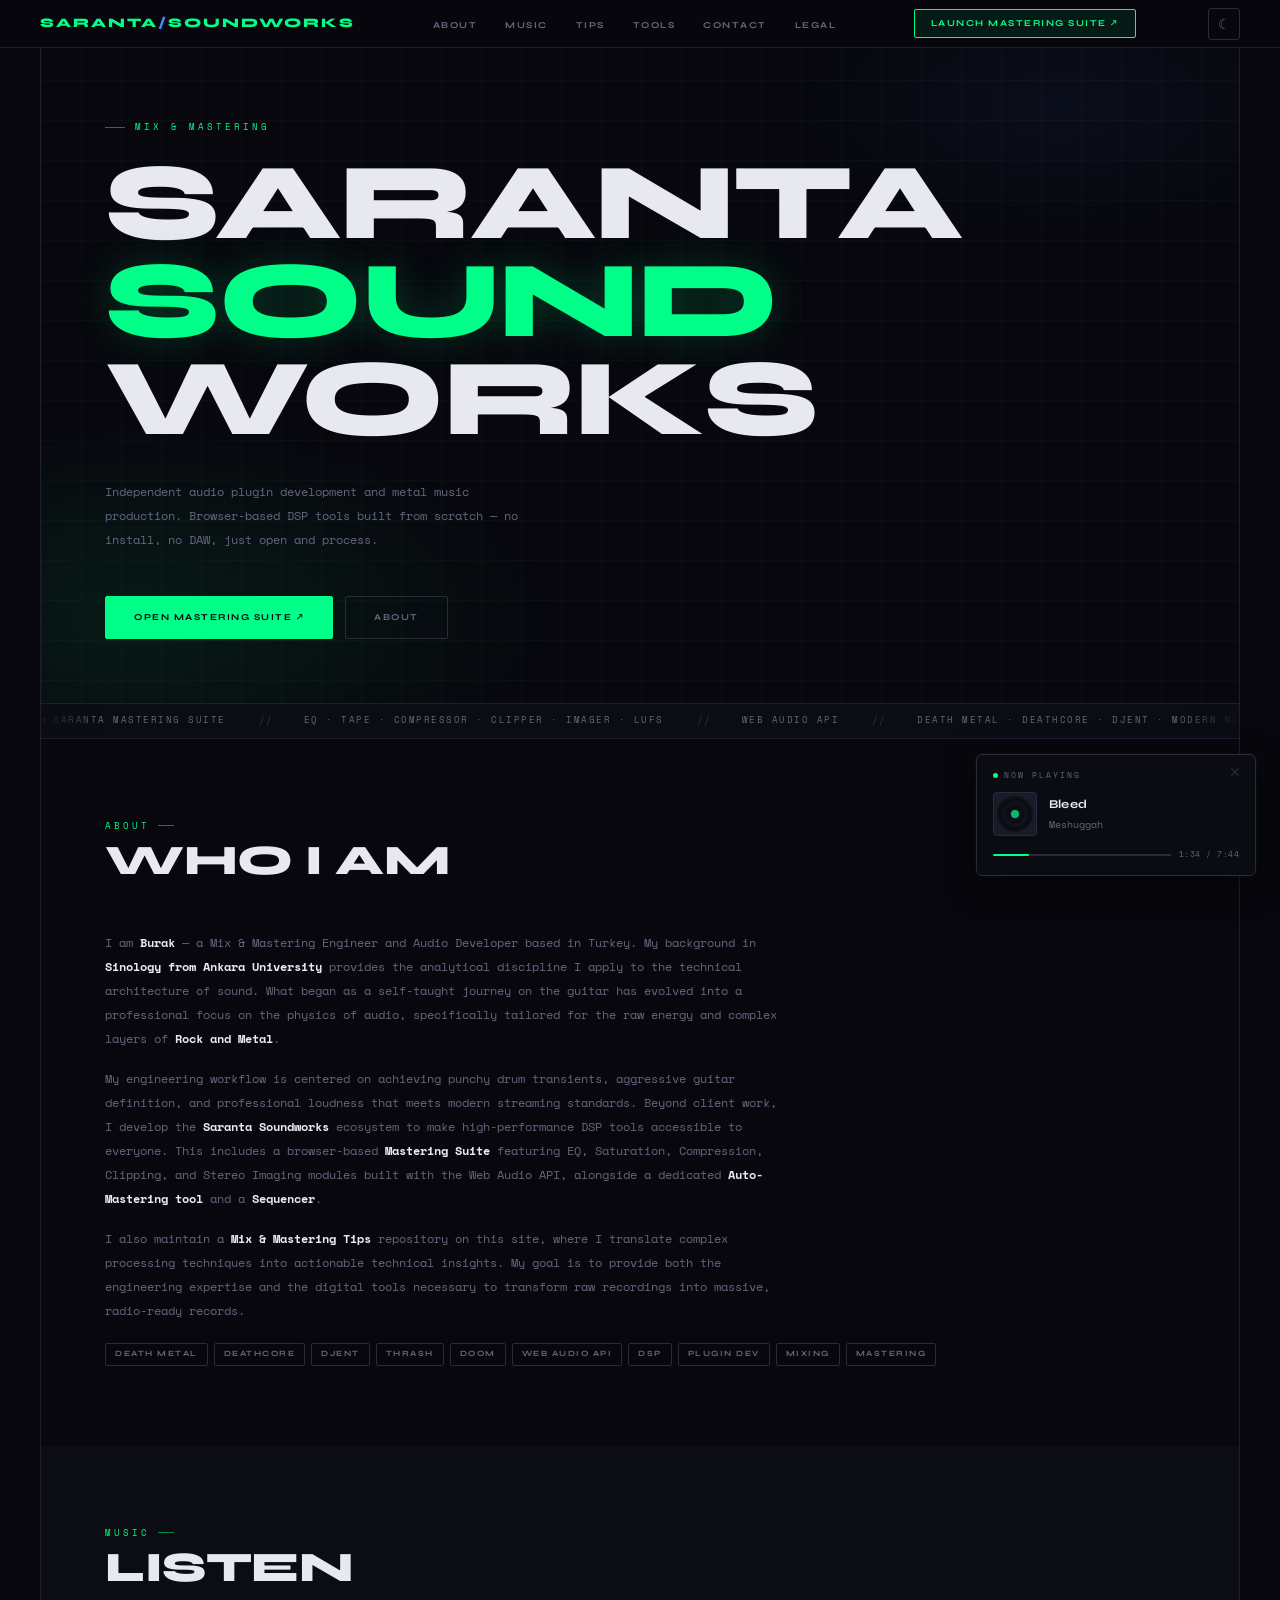
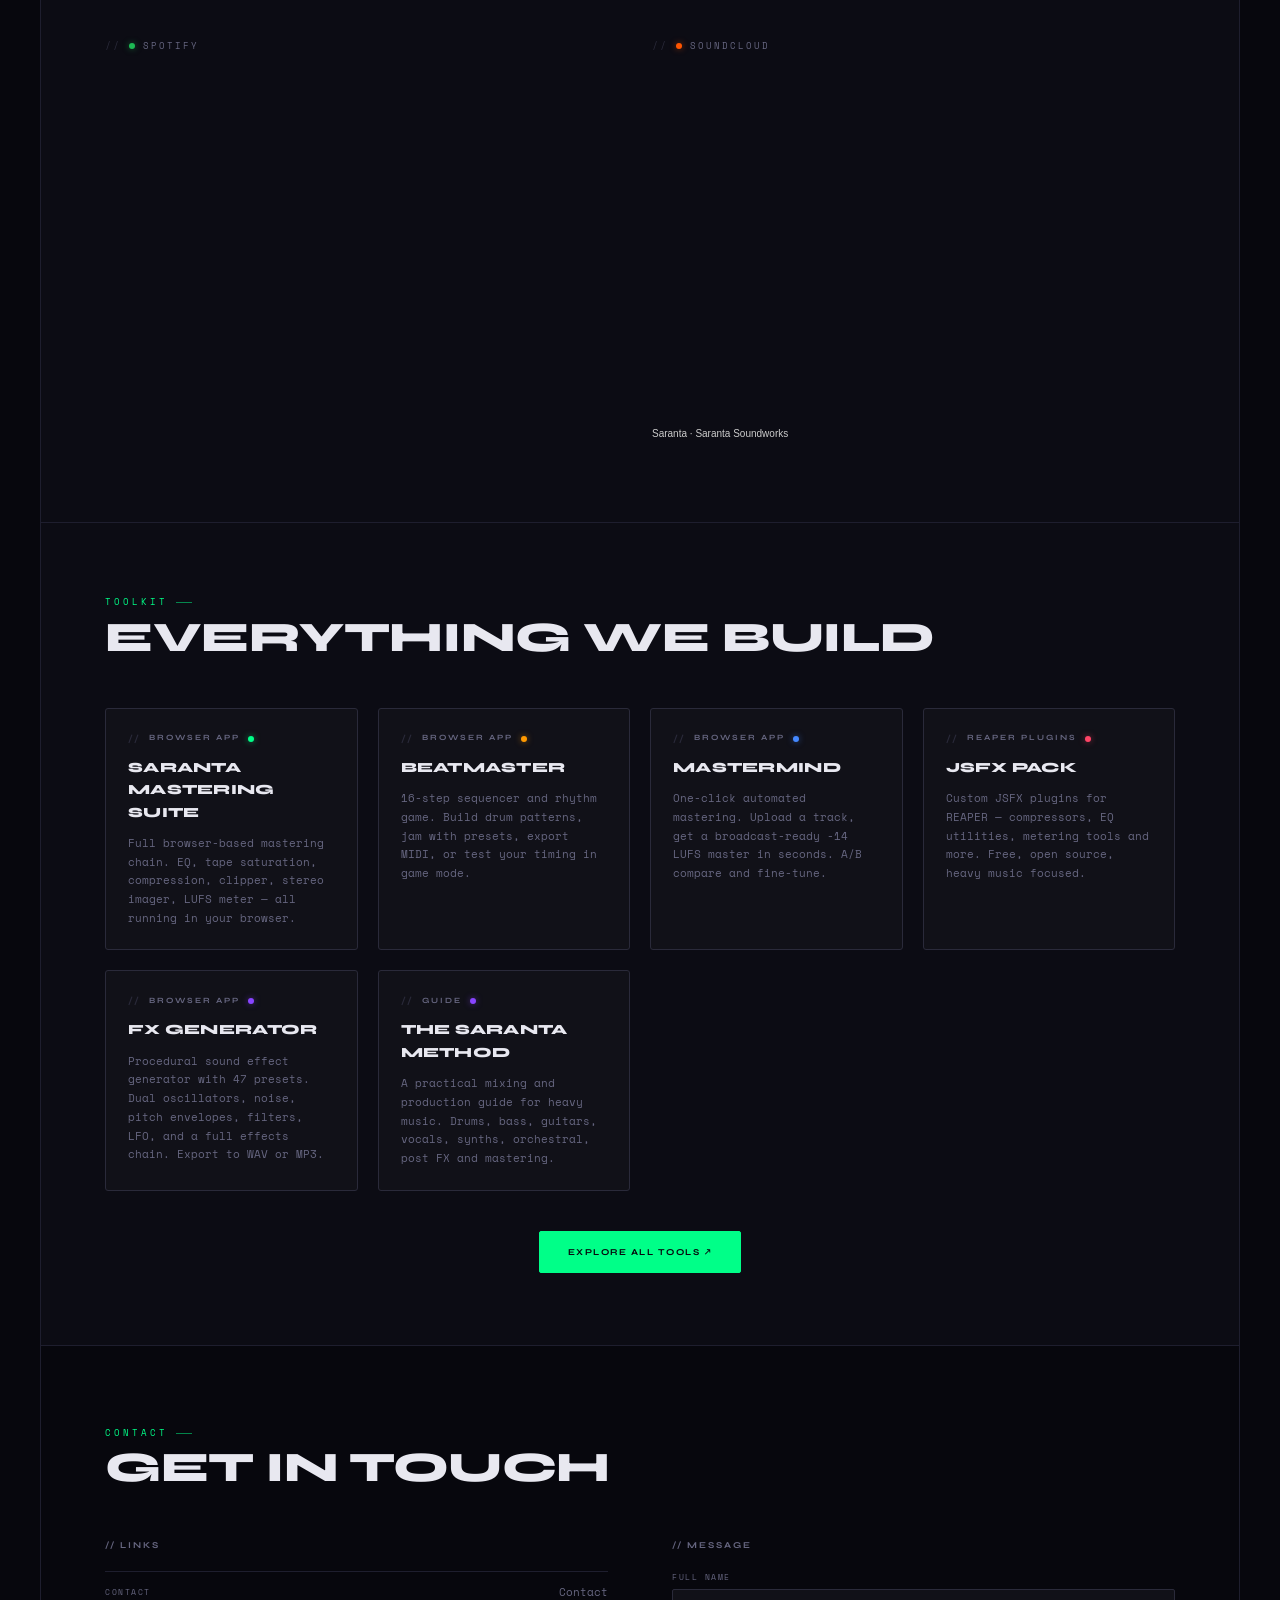
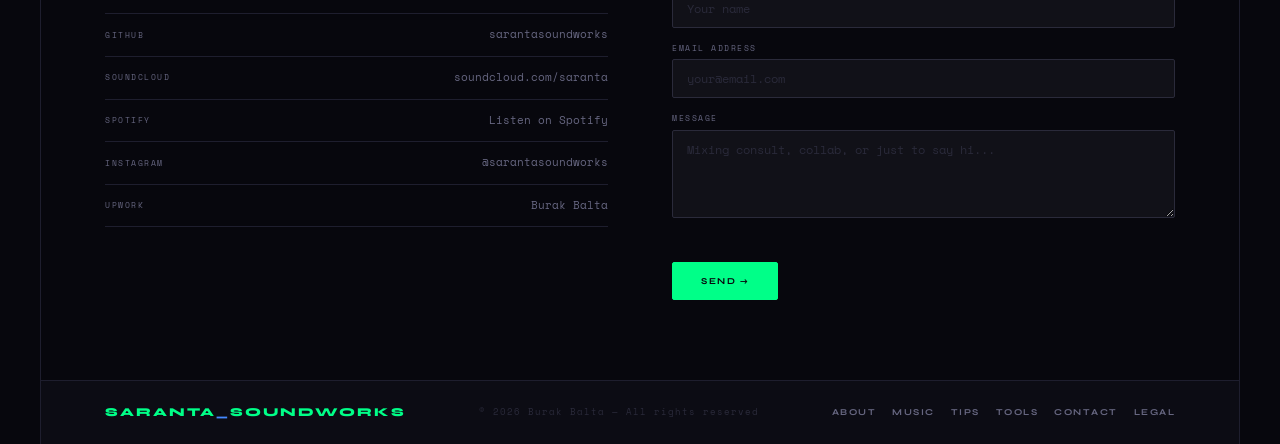
<file: index.html>
<!DOCTYPE html>
<html lang="en">
<head>
  <script src="https://challenges.cloudflare.com/turnstile/v0/api.js" async defer></script>
<meta charset="UTF-8">
<meta name="viewport" content="width=device-width, initial-scale=1.0">
<title>Saranta Soundworks — Free Browser Audio Mastering Tools</title>
<meta name="description" content="Saranta Soundworks — Free browser-based audio mastering suite. Parametric EQ, tape saturation, compression, stereo imaging and LUFS metering. No install required, runs entirely in your browser.">
<meta name="keywords" content="free mastering plugin, browser mastering, web audio mastering, heavy music mixing, metal mixing tips, free audio tools, online mastering, EQ plugin, tape saturation, LUFS meter">
<meta name="author" content="Burak Balta — Saranta Soundworks">
<link rel="canonical" href="https://sarantasoundworks.com/">

<!-- Open Graph -->
<meta property="og:type" content="website">
<meta property="og:url" content="https://sarantasoundworks.com/">
<meta property="og:title" content="Saranta Soundworks — Free Browser Audio Mastering Tools">
<meta property="og:description" content="Professional audio mastering tools that run entirely in your browser. EQ, tape saturation, compression, stereo imaging, LUFS metering. Free, no install.">
<meta property="og:image" content="https://sarantasoundworks.com/og-image.jpg">
<meta property="og:site_name" content="Saranta Soundworks">

<!-- Twitter Card -->
<meta name="twitter:card" content="summary_large_image">
<meta name="twitter:title" content="Saranta Soundworks — Free Browser Audio Mastering Tools">
<meta name="twitter:description" content="EQ, tape saturation, compression, stereo imaging and LUFS metering. Runs entirely in your browser. Free, no install.">
<meta name="twitter:image" content="https://sarantasoundworks.com/og-image.jpg">

<!-- Structured Data -->
<script type="application/ld+json">
{
  "@context": "https://schema.org",
  "@type": "WebApplication",
  "name": "Saranta Mastering Suite",
  "url": "https://sarantasoundworks.com/tools.html",
  "description": "Free browser-based audio mastering suite with parametric EQ, tape saturation, compression, stereo imaging and LUFS metering. No install required.",
  "applicationCategory": "MultimediaApplication",
  "operatingSystem": "Any",
  "browserRequirements": "Requires a modern browser with Web Audio API support",
  "offers": {
    "@type": "Offer",
    "price": "0",
    "priceCurrency": "USD"
  },
  "author": {
    "@type": "Person",
    "name": "Burak Balta",
    "url": "https://sarantasoundworks.com"
  }
}
</script>

<link rel="preconnect" href="https://fonts.googleapis.com">
<link rel="preconnect" href="https://fonts.gstatic.com" crossorigin>
<link href="https://fonts.googleapis.com/css2?family=Space+Mono:ital,wght@0,400;0,700;1,400&family=Syne:wght@400;600;700;800&display=swap" rel="stylesheet">
<style>
*, *::before, *::after { box-sizing: border-box; margin: 0; padding: 0; }
:root {
  --bg:      #07070d;
  --bg2:     #0c0c14;
  --bg3:     #111118;
  --bg4:     #1a1a28;
  --border:  #1e1e2e;
  --border2: #2a2a3a;
  --accent:  #00ff88;
  --accent3: #4488ff;
  --text:    #e8e8f0;
  --dim:     #666680;
  --dim2:    #2a2a3a;
  --mono:    'Space Mono', monospace;
  --disp:    'Syne', sans-serif;
  --bg-rgb: 7,7,13;
  --bg2-rgb: 12,12,20;
  --accent-rgb: 0,255,136;
  --accent3-rgb: 68,136,255;
  --text-rgb: 232,232,240;
}
html[data-theme="light"] {
  --bg:      #f5f5f7;
  --bg2:     #ffffff;
  --bg3:     #f0f0f2;
  --bg4:     #e8e8ec;
  --border:  #d8d8de;
  --border2: #c8c8d0;
  --accent:  #00cc6a;
  --accent3: #3366cc;
  --text:    #1a1a2e;
  --dim:     #555566;
  --dim2:    #9999aa;
  --bg-rgb: 245,245,247;
  --bg2-rgb: 255,255,255;
  --accent-rgb: 0,180,100;
  --accent3-rgb: 51,102,204;
  --text-rgb: 26,26,46;
}
html { scroll-behavior: smooth; }
/* Body ayarını merkezi hale getirelim */
body {
  background: var(--bg);
  color: var(--text);
  /* İçeriği dikeyde dizmek ve yatayda ortalamak için */
  display: flex;
  flex-direction: column;
  align-items: center; 
  min-height: 100vh;
}

/* Tüm içeriği sarmalayacak ana kapsayıcı */
.page-container {
  width: 100%;
  max-width: 1200px; /* Reklamlar için kenarlarda yer açar */
  margin: 0 auto;
  background: var(--bg); /* Arka plan rengi */
  /* İsteğe bağlı: Kenarları belli etmek için ince bir çizgi */
  border-left: 1px solid var(--border);
  border-right: 1px solid var(--border);
  position: relative;
}

/* Mobilde (küçük ekranlarda) kenarlara yapışmaması için */
@media (max-width: 1200px) {
  .page-container {
    border: none;
    max-width: 100%;
  }
}

body { background: var(--bg); color: var(--text); font-family: var(--mono); font-size: 13px; line-height: 1.6; overflow-x: hidden; }
::-webkit-scrollbar { width: 3px; } ::-webkit-scrollbar-track { background: var(--bg2); } ::-webkit-scrollbar-thumb { background: var(--border2); }

/* NAV */
nav { position: fixed; top: 0; left: 0; right: 0; z-index: 200; display: flex; align-items: center; justify-content: space-between; padding: 0 40px; height: 48px; background: rgba(var(--bg-rgb),0.96); border-bottom: 1px solid var(--border); backdrop-filter: blur(8px); }
.nav-logo { font-family: var(--disp); font-weight: 800; font-size: 13px; letter-spacing: 2px; color: var(--accent); text-transform: uppercase; text-decoration: none; }
.nav-logo em { color: var(--accent3); font-style: normal; }
.nav-links { display: flex; align-items: center; gap: 2px; list-style: none; }
.nav-links a { font-family: var(--disp); font-size: 9px; font-weight: 700; letter-spacing: 1.5px; text-transform: uppercase; color: var(--dim); text-decoration: none; padding: 5px 12px; border-radius: 2px; border: 1px solid transparent; transition: all 0.15s; }
.nav-links a:hover { color: var(--text); border-color: var(--border2); background: var(--bg4); }
.nav-tool-btn { font-family: var(--disp); font-size: 9px; font-weight: 700; letter-spacing: 1.5px; text-transform: uppercase; background: rgba(var(--accent-rgb),0.08); border: 1px solid var(--accent); color: var(--accent); text-decoration: none; padding: 6px 16px; border-radius: 2px; transition: background 0.15s; }
.nav-tool-btn:hover { background: rgba(var(--accent-rgb),0.18); }

/* HERO */
.hero { min-height: 32vh; display: flex; flex-direction: column; justify-content: flex-start; padding: 120px 64px 64px; position: relative; overflow: hidden; }
.grid-bg { position: absolute; inset: 0; pointer-events: none; background-image: linear-gradient(rgba(var(--accent-rgb),0.03) 1px, transparent 1px), linear-gradient(90deg, rgba(var(--accent-rgb),0.03) 1px, transparent 1px); background-size: 40px 40px; }
.grid-bg::after { content: ''; position: absolute; inset: 0; background: radial-gradient(ellipse 55% 45% at 8% 88%, rgba(var(--accent-rgb),0.08) 0%, transparent 65%), radial-gradient(ellipse 35% 30% at 85% 15%, rgba(var(--accent3-rgb),0.06) 0%, transparent 65%); }
html[data-theme="light"] .grid-bg { background-image: linear-gradient(rgba(var(--accent-rgb),0.06) 1px, transparent 1px), linear-gradient(90deg, rgba(var(--accent-rgb),0.06) 1px, transparent 1px); }
html[data-theme="light"] .grid-bg::after { background: radial-gradient(ellipse 55% 45% at 8% 88%, rgba(var(--accent-rgb),0.12) 0%, transparent 65%), radial-gradient(ellipse 35% 30% at 85% 15%, rgba(var(--accent3-rgb),0.08) 0%, transparent 65%); }
.hero-eyebrow { position: relative; display: flex; align-items: center; gap: 10px; font-size: 9px; letter-spacing: 3px; text-transform: uppercase; color: var(--accent); margin-bottom: 20px; }
.hero-eyebrow::before { content: ''; width: 20px; height: 1px; background: var(--accent); opacity: 0.5; }
.hero-title { font-family: var(--disp); font-size: clamp(52px, 8.5vw, 116px); font-weight: 800; line-height: 0.9; letter-spacing: -0.02em; text-transform: uppercase; color: var(--text); position: relative; margin-bottom: 32px; }
.hero-title .hl { color: var(--accent); text-shadow: 0 0 40px rgba(var(--accent-rgb),0.2); }
.hero-sub { max-width: 420px; color: var(--dim); font-size: 12px; line-height: 2; position: relative; margin-bottom: 44px; }
.hero-actions { display: flex; gap: 12px; position: relative; flex-wrap: wrap; align-items: center; }

/* BUTTONS */
.btn { font-family: var(--disp); font-size: 9px; font-weight: 700; letter-spacing: 1.5px; text-transform: uppercase; padding: 13px 28px; border-radius: 2px; cursor: pointer; text-decoration: none; display: inline-block; border: 1px solid; transition: all 0.15s; }
.btn-primary { background: var(--accent); border-color: var(--accent); color: #07070d; }
.btn-primary:hover { filter: brightness(1.15); transform: translateY(-1px); }
.btn-ghost { background: transparent; border-color: var(--border2); color: var(--dim); }
.btn-ghost:hover { border-color: var(--dim); color: var(--text); }

/* TICKER */
.ticker { border-top: 1px solid var(--border); border-bottom: 1px solid var(--border); background: var(--bg2); height: 36px; overflow: hidden; position: relative; display: flex; align-items: center; }
.ticker::before, .ticker::after { content: ''; position: absolute; top: 0; bottom: 0; width: 60px; z-index: 2; pointer-events: none; }
.ticker::before { left: 0; background: linear-gradient(to right, var(--bg2), transparent); }
.ticker::after { right: 0; background: linear-gradient(to left, var(--bg2), transparent); }
.ticker-track { display: flex; align-items: center; gap: 32px; animation: marquee 28s linear infinite; white-space: nowrap; will-change: transform; }
.ticker-track:hover { animation-play-state: paused; }
@keyframes marquee { 0% { transform: translateX(0); } 100% { transform: translateX(-50%); } }
.tick { display: flex; align-items: center; gap: 7px; font-size: 9px; letter-spacing: 1.5px; text-transform: uppercase; color: var(--dim); white-space: nowrap; flex-shrink: 0; }
.tick-dot { width: 5px; height: 5px; border-radius: 50%; background: var(--accent); animation: blink 2s ease-in-out infinite; flex-shrink: 0; }
@keyframes blink { 0%,100%{opacity:1}50%{opacity:0.2} }
.tick-sep { color: var(--dim2); font-size: 12px; }

/* SECTIONS */
section { padding: 80px 64px; }
.sec-eyebrow { font-size: 9px; letter-spacing: 3px; text-transform: uppercase; color: var(--accent); margin-bottom: 6px; display: flex; align-items: center; gap: 8px; }
.sec-eyebrow::after { content: ''; width: 16px; height: 1px; background: var(--accent); opacity: 0.5; }
.sec-title { font-family: var(--disp); font-size: clamp(26px, 3.5vw, 42px); font-weight: 800; text-transform: uppercase; letter-spacing: -0.01em; color: var(--text); margin-bottom: 48px; line-height: 1.05; }

/* ABOUT */
.about { background: var(--bg); }
.about-body p { color: var(--dim); font-size: 12px; line-height: 2; margin-bottom: 16px; max-width: 680px; }
.about-body strong { color: var(--text); }
.tags { display: flex; flex-wrap: wrap; gap: 6px; margin-top: 20px; }
.tag { font-family: var(--disp); font-size: 8px; font-weight: 700; letter-spacing: 1.5px; text-transform: uppercase; padding: 4px 9px; border: 1px solid var(--border2); color: var(--dim); border-radius: 2px; transition: all 0.15s; cursor: default; }
.tag:hover { color: var(--accent); border-color: var(--accent); background: rgba(var(--accent-rgb),0.06); }

/* HAMBURGER */
.hamburger { display: none; flex-direction: column; gap: 5px; cursor: pointer; padding: 4px; background: none; border: none; }
.hamburger span { display: block; width: 22px; height: 1.5px; background: var(--dim); transition: all 0.2s; }
.hamburger.open span:nth-child(1) { transform: translateY(6.5px) rotate(45deg); background: var(--accent); }
.hamburger.open span:nth-child(2) { opacity: 0; }
.hamburger.open span:nth-child(3) { transform: translateY(-6.5px) rotate(-45deg); background: var(--accent); }
.mobile-menu { display: none; position: fixed; top: 48px; left: 0; right: 0; background: rgba(var(--bg-rgb),0.98); border-bottom: 1px solid var(--border); backdrop-filter: blur(8px); z-index: 199; padding: 16px 24px; flex-direction: column; gap: 4px; }
.mobile-menu.open { display: flex; }
.mobile-menu a { font-family: var(--disp); font-size: 11px; font-weight: 700; letter-spacing: 1.5px; text-transform: uppercase; color: var(--dim); text-decoration: none; padding: 10px 0; border-bottom: 1px solid var(--border); transition: color 0.15s; }
.mobile-menu a:last-child { border-bottom: none; color: var(--accent); }
.mobile-menu a:hover { color: var(--text); }

/* MUSIC */
.music { background: var(--bg2); }
.embeds-grid { display: grid; grid-template-columns: 1fr 1fr; gap: 24px; }
.embed-block { display: flex; flex-direction: column; gap: 10px; }
.embed-label { font-size: 9px; letter-spacing: 2px; text-transform: uppercase; color: var(--dim); display: flex; align-items: center; gap: 8px; }
.embed-label::before { content: '//'; color: var(--dim2); font-size: 10px; }
.pdot { width: 6px; height: 6px; border-radius: 50%; flex-shrink: 0; }
.pdot-sp { background: #1db954; box-shadow: 0 0 6px rgba(29,185,84,0.5); }
.pdot-sc { background: #ff5500; box-shadow: 0 0 6px rgba(255,85,0,0.5); }
.embed-frame { border: 1px solid var(--border2); border-radius: 4px; overflow: hidden; background: var(--bg3); transition: border-color 0.2s; }
.embed-frame:hover { border-color: var(--accent); }
.embed-frame iframe { display: block; width: 100%; border: none; }
.embed-placeholder { border: 1px dashed var(--border2); border-radius: 4px; padding: 40px 24px; background: var(--bg3); display: flex; flex-direction: column; align-items: center; justify-content: center; gap: 10px; min-height: 200px; text-align: center; }
.ph-icon { font-size: 32px; opacity: 0.15; }
.ph-title { font-family: var(--disp); font-size: 11px; font-weight: 800; letter-spacing: 2px; text-transform: uppercase; color: var(--dim2); }
.ph-hint { font-size: 9px; color: var(--dim2); letter-spacing: 0.5px; font-style: italic; }

/* CTA BANNER */
.cta-banner { background: var(--bg2); border-top: 1px solid var(--border); border-bottom: 1px solid var(--border); padding: 72px 64px; display: grid; grid-template-columns: 1fr auto; gap: 40px; align-items: center; }
.cta-label { font-size: 9px; letter-spacing: 3px; text-transform: uppercase; color: var(--accent); margin-bottom: 12px; }
.cta-title { font-family: var(--disp); font-size: clamp(28px, 4vw, 52px); font-weight: 800; text-transform: uppercase; letter-spacing: -0.01em; color: var(--text); margin-bottom: 12px; line-height: 1.05; }
.cta-title em { color: var(--accent); font-style: normal; }
.cta-sub { font-size: 12px; color: var(--dim); line-height: 1.9; max-width: 480px; }
.cta-specs { display: flex; flex-direction: column; gap: 8px; text-align: right; }
.cta-spec { font-size: 9px; letter-spacing: 1px; text-transform: uppercase; color: var(--dim); }
.cta-spec strong { color: var(--text); }

/* CONTACT */
.contact { background: var(--bg); }
.contact-grid { display: grid; grid-template-columns: 1fr 1fr; gap: 64px; }
.contact-sub { font-family: var(--disp); font-size: 9px; font-weight: 700; letter-spacing: 2px; text-transform: uppercase; color: var(--dim); margin-bottom: 18px; }
.clinks { list-style: none; }
.clinks li { display: flex; align-items: center; justify-content: space-between; padding: 12px 0; border-bottom: 1px solid var(--border); }
.clinks li:first-child { border-top: 1px solid var(--border); }
.clink-k { font-size: 8px; letter-spacing: 1.5px; text-transform: uppercase; color: var(--dim); }
.clinks a { font-size: 11px; color: var(--dim); text-decoration: none; transition: color 0.15s; }
.clinks a:hover { color: var(--accent); }
.form { display: flex; flex-direction: column; gap: 14px; }
.flabel { font-size: 8px; letter-spacing: 1.5px; text-transform: uppercase; color: var(--dim); display: block; margin-bottom: 5px; }
.finput { width: 100%; background: var(--bg3); border: 1px solid var(--border2); color: var(--text); font-family: var(--mono); font-size: 12px; padding: 10px 14px; outline: none; border-radius: 2px; transition: border-color 0.15s; }
.finput:focus { border-color: var(--accent); }
.finput::placeholder { color: var(--dim2); }
textarea.finput { resize: vertical; min-height: 88px; }

/* FOOTER */
footer { padding: 22px 64px; border-top: 1px solid var(--border); background: var(--bg2); display: flex; align-items: center; justify-content: space-between; gap: 20px; flex-wrap: wrap; }
.foot-logo { font-family: var(--disp); font-weight: 800; font-size: 12px; letter-spacing: 2px; text-transform: uppercase; color: var(--accent); }
.foot-logo em { color: var(--accent3); font-style: normal; }
.foot-copy { font-size: 9px; color: var(--dim2); letter-spacing: 1px; }
.foot-links { display: flex; gap: 16px; }
.foot-links a { font-family: var(--disp); font-size: 9px; font-weight: 700; letter-spacing: 1.5px; text-transform: uppercase; color: var(--dim); text-decoration: none; transition: color 0.15s; }
.foot-links a:hover { color: var(--accent); }

@media (max-width: 900px) {
  nav { padding: 0 20px; } .nav-links { display: none; }
  .hero { padding: 100px 24px 48px; }
  section { padding: 60px 24px; }
  .embeds-grid { grid-template-columns: 1fr; }
  .contact-grid { grid-template-columns: 1fr; gap: 40px; }
  .cta-banner { grid-template-columns: 1fr; padding: 48px 24px; }
  footer { padding: 24px; flex-direction: column; gap: 12px; }
}

/* Ekran 768px'den küçükse bu kurallar devreye girer */
/* TIPS CARD */
.tips-card {
  display: flex; align-items: center; justify-content: space-between;
  margin-top: 36px;
  padding: 24px 28px;
  border: 1px solid var(--border2);
  border-radius: 3px;
  background: var(--bg3);
  text-decoration: none;
  transition: border-color 0.15s, background 0.15s;
  max-width: 680px;
}
.tips-card:hover { border-color: var(--accent); background: var(--bg4); }
.tips-card-eyebrow { font-size: 8px; letter-spacing: 2px; text-transform: uppercase; color: var(--dim2); margin-bottom: 6px; }
.tips-card-title { font-family: var(--disp); font-size: 16px; font-weight: 800; text-transform: uppercase; letter-spacing: 0.02em; color: var(--text); margin-bottom: 6px; }
.tips-card:hover .tips-card-title { color: var(--accent); }
.tips-card-sub { font-size: 9px; letter-spacing: 1px; color: var(--dim); }
.tips-card-arrow { font-size: 22px; color: var(--dim2); flex-shrink: 0; margin-left: 24px; transition: color 0.15s, transform 0.15s; }
.tips-card:hover .tips-card-arrow { color: var(--accent); transform: translate(2px, -2px); }

@media (max-width: 768px) {
  .page-container { width: 100%; border: none; }
  nav { flex-direction: row; height: 48px; padding: 0 20px; }
  .hero-title { font-size: 2.5rem; }
}


@media (max-width: 900px) {
  .hamburger { display: flex; }
  .nav-tool-desktop { display: none; }
}

/* NOW PLAYING WIDGET */
#now-playing-widget {
  position: fixed;
  bottom: 24px;
  right: 24px;
  z-index: 300;
  width: 280px;
  background: rgba(var(--bg2-rgb), 0.92);
  border: 1px solid var(--border2);
  border-radius: 6px;
  padding: 14px 16px;
  backdrop-filter: blur(16px);
  box-shadow: 0 8px 32px rgba(0,0,0,0.5), 0 0 0 1px rgba(var(--accent-rgb),0.04);
  transition: opacity 0.4s ease, transform 0.4s ease;
  opacity: 0;
  transform: translateY(12px);
}
html[data-theme="light"] #now-playing-widget {
  box-shadow: 0 8px 32px rgba(0,0,0,0.12), 0 0 0 1px rgba(var(--accent-rgb),0.04);
}
#now-playing-widget.visible {
  opacity: 1;
  transform: translateY(0);
}
#now-playing-widget.fade-change {
  opacity: 0;
  transform: translateY(6px);
}
.npw-eyebrow {
  font-family: var(--mono);
  font-size: 8px;
  letter-spacing: 2px;
  text-transform: uppercase;
  color: var(--dim);
  margin-bottom: 10px;
  display: flex;
  align-items: center;
  gap: 6px;
}
.npw-dot {
  width: 5px;
  height: 5px;
  border-radius: 50%;
  background: var(--accent);
  animation: blink 2s ease-in-out infinite;
  flex-shrink: 0;
}
.npw-body {
  display: flex;
  align-items: center;
  gap: 12px;
}
.npw-cover {
  width: 44px;
  height: 44px;
  border-radius: 4px;
  background: var(--bg4);
  border: 1px solid var(--border2);
  flex-shrink: 0;
  overflow: hidden;
  display: flex;
  align-items: center;
  justify-content: center;
  position: relative;
}
.npw-vinyl {
  width: 36px;
  height: 36px;
  border-radius: 50%;
  background: radial-gradient(circle at 50% 50%, #1a1a28 18%, #0c0c14 19%, #0c0c14 35%, #111118 36%, #111118 50%, #0c0c14 51%, #0c0c14 65%, #111118 66%);
  animation: spin 4s linear infinite;
  position: relative;
}
.npw-vinyl::after {
  content: '';
  position: absolute;
  top: 50%;
  left: 50%;
  transform: translate(-50%, -50%);
  width: 8px;
  height: 8px;
  border-radius: 50%;
  background: var(--accent);
  opacity: 0.7;
}
@keyframes spin { from { transform: rotate(0deg); } to { transform: rotate(360deg); } }
.npw-info {
  flex: 1;
  min-width: 0;
}
.npw-title {
  font-family: var(--disp);
  font-size: 12px;
  font-weight: 700;
  color: var(--text);
  white-space: nowrap;
  overflow: hidden;
  text-overflow: ellipsis;
  letter-spacing: 0.02em;
  margin-bottom: 3px;
}
.npw-artist {
  font-family: var(--mono);
  font-size: 10px;
  color: var(--dim);
  white-space: nowrap;
  overflow: hidden;
  text-overflow: ellipsis;
}
.npw-bar-wrap {
  margin-top: 12px;
  display: flex;
  align-items: center;
  gap: 8px;
}
.npw-bar {
  flex: 1;
  height: 2px;
  background: var(--border2);
  border-radius: 2px;
  overflow: hidden;
}
.npw-bar-fill {
  height: 100%;
  background: var(--accent);
  border-radius: 2px;
  width: 0%;
  transition: width 1s linear;
}
.npw-time {
  font-family: var(--mono);
  font-size: 8px;
  color: var(--dim);
  letter-spacing: 0.5px;
  white-space: nowrap;
}
.npw-close {
  position: absolute;
  top: 8px;
  right: 10px;
  background: none;
  border: none;
  color: var(--dim2);
  font-size: 14px;
  cursor: pointer;
  line-height: 1;
  padding: 2px 4px;
  transition: color 0.15s;
}
.npw-close:hover { color: var(--accent); }

@media (max-width: 500px) {
  #now-playing-widget { width: calc(100vw - 32px); right: 16px; bottom: 16px; }
}

/* TOOLS SHOWCASE */
.tools-showcase { background: var(--bg2); border-top: 1px solid var(--border); border-bottom: 1px solid var(--border); padding: 72px 64px; }
.tools-showcase-grid { display: grid; grid-template-columns: repeat(auto-fill, minmax(220px, 1fr)); gap: 20px; margin-bottom: 40px; }
.tsc-card { background: var(--bg3); border: 1px solid var(--border2); border-radius: 3px; padding: 22px; display: flex; flex-direction: column; gap: 10px; transition: border-color 0.2s, background 0.2s; }
.tsc-card:hover { border-color: var(--accent); background: var(--bg4); }
.tsc-badge { font-family: var(--disp); font-size: 8px; font-weight: 700; letter-spacing: 2px; text-transform: uppercase; color: var(--dim); display: flex; align-items: center; gap: 8px; }
.tsc-badge::before { content: '//'; color: var(--dim2); font-size: 10px; }
.dot-green::after { content: ''; width: 6px; height: 6px; border-radius: 50%; background: var(--accent); box-shadow: 0 0 6px rgba(var(--accent-rgb),0.5); }
.dot-orange::after { content: ''; width: 6px; height: 6px; border-radius: 50%; background: #ff9900; box-shadow: 0 0 6px rgba(255,153,0,0.5); }
.dot-blue::after { content: ''; width: 6px; height: 6px; border-radius: 50%; background: var(--accent3); box-shadow: 0 0 6px rgba(var(--accent3-rgb),0.5); }
.dot-red::after { content: ''; width: 6px; height: 6px; border-radius: 50%; background: #ff4466; box-shadow: 0 0 6px rgba(255,68,102,0.5); }
.dot-purple::after { content: ''; width: 6px; height: 6px; border-radius: 50%; background: #8844ff; box-shadow: 0 0 6px rgba(136,68,255,0.5); }
:root { --purple-rgb: 136,68,255; }
html[data-theme="light"] { --purple-rgb: 136,68,255; }
.tsc-name { font-family: var(--disp); font-size: 14px; font-weight: 800; letter-spacing: 0.02em; text-transform: uppercase; color: var(--text); }
.tsc-card:hover .tsc-name { color: var(--accent); }
.tsc-desc { font-size: 11px; color: var(--dim); line-height: 1.7; }
.tools-showcase-cta { text-align: center; }

@media (max-width: 900px) {
  .tools-showcase { padding: 48px 24px; }
  .tools-showcase-grid { grid-template-columns: 1fr; }
}

/* THEME TOGGLE */
.theme-toggle {
  display: flex; align-items: center; justify-content: center;
  width: 32px; height: 32px; border-radius: 3px;
  background: transparent; border: 1px solid var(--border2);
  color: var(--dim); cursor: pointer; font-size: 14px; line-height: 1;
  transition: all 0.15s; padding: 0; margin-left: 8px;
}
.theme-toggle:hover { border-color: var(--accent); color: var(--accent); }
.theme-icon-light { display: none; }
.theme-icon-dark { display: inline; }
html[data-theme="light"] .theme-icon-light { display: inline; }
html[data-theme="light"] .theme-icon-dark { display: none; }
@media (max-width: 900px) {
  .theme-toggle { margin-left: auto; margin-right: 8px; }
}

</style>
</head>
<body>
<div class="page-container">
<nav>
  <a href="index.html" class="nav-logo">Saranta<em>/</em>Soundworks</a>
  <ul class="nav-links">
    <li><a href="#about">About</a></li>
    <li><a href="#music">Music</a></li>
    <li><a href="tips.html">Tips</a></li>
    <li><a href="tools.html">Tools</a></li>
    <li><a href="#contact">Contact</a></li>
    <li><a href="legal.html">Legal</a></li>
  </ul>
  <a href="mastering-suite.html" class="nav-tool-btn nav-tool-desktop">Launch Mastering Suite ↗</a>
  <button class="theme-toggle" id="themeToggle" aria-label="Toggle theme" title="Toggle light/dark mode">
    <span class="theme-icon-light">☀</span>
    <span class="theme-icon-dark">☾</span>
  </button>
  <button class="hamburger" id="hamburger" aria-label="Menu">
    <span></span><span></span><span></span>
  </button>
</nav>
<div class="mobile-menu" id="mobileMenu">
  <a href="#about" onclick="closeMobile()">About</a>
  <a href="#music" onclick="closeMobile()">Music</a>
  <a href="tips.html">Tips</a>
  <a href="tools.html">Tools</a>
  <a href="#contact" onclick="closeMobile()">Contact</a>
  <a href="legal.html">Legal</a>
  <a href="tools.html">Tools ↗</a>
</div>

<!-- HERO -->
<section class="hero" id="home">
  <div class="grid-bg"></div>
  <div class="hero-eyebrow">Mix &amp; Mastering</div>
  <h1 class="hero-title">
    Saranta<br>
    <span class="hl">Sound</span><br>
    Works
  </h1>
  <p class="hero-sub">
    Independent audio plugin development and metal music production. Browser-based DSP tools built from scratch — no install, no DAW, just open and process.
  </p>
  <div class="hero-actions">
    <a href="mastering-suite.html" class="btn btn-primary">Open Mastering Suite ↗</a>
    <a href="#about" class="btn btn-ghost">About</a>
  </div>
</section>

<!-- TICKER -->
<div class="ticker">
  <div class="ticker-track">
    <div class="tick"><span class="tick-dot"></span>Saranta Mastering Suite</div>
    <span class="tick-sep">//</span>
    <div class="tick">EQ · Tape · Compressor · Clipper · Imager · LUFS</div>
    <span class="tick-sep">//</span>
    <div class="tick">Web Audio API</div>
    <span class="tick-sep">//</span>
    <div class="tick">Death Metal · Deathcore · Djent · Modern Metal · Doom</div>
    <span class="tick-sep">//</span>
    <div class="tick">Beatmaster Sequencer</div>
    <span class="tick-sep">//</span>
    <div class="tick">Free — No Install — Browser Native</div>
    <span class="tick-sep">//</span>
    <div class="tick">Mastermind Auto Mastering</div>
    <span class="tick-sep">//</span>
    <!-- Duplicate for seamless loop -->
       <div class="tick"><span class="tick-dot"></span>Saranta Mastering Suite</div>
    <span class="tick-sep">//</span>
    <div class="tick">EQ · Tape · Compressor · Clipper · Imager · LUFS</div>
    <span class="tick-sep">//</span>
    <div class="tick">Web Audio API</div>
    <span class="tick-sep">//</span>
    <div class="tick">Death Metal · Deathcore · Djent · Modern Metal · Doom</div>
    <span class="tick-sep">//</span>
    <div class="tick">Beatmaster Sequencer</div>
    <span class="tick-sep">//</span>
    <div class="tick">Free — No Install — Browser Native</div>
    <span class="tick-sep">//</span>
    <div class="tick">Mastermind Auto Mastering</div>
    <span class="tick-sep">//</span>
  </div>
</div>

<!-- ABOUT -->
<section class="about" id="about">
  <div class="sec-eyebrow">About</div>
  <h2 class="sec-title">Who I Am</h2>
  <div class="about-body">
    
    <p>I am <strong>Burak</strong> — a Mix & Mastering Engineer and Audio Developer based in Turkey. My background in <strong>Sinology from Ankara University</strong> provides the analytical discipline I apply to the technical architecture of sound. What began as a self-taught journey on the guitar has evolved into a professional focus on the physics of audio, specifically tailored for the raw energy and complex layers of <strong>Rock and Metal</strong>.</p>

    <p>My engineering workflow is centered on achieving punchy drum transients, aggressive guitar definition, and professional loudness that meets modern streaming standards. Beyond client work, I develop the <strong>Saranta Soundworks</strong> ecosystem to make high-performance DSP tools accessible to everyone. This includes a browser-based <strong>Mastering Suite</strong> featuring EQ, Saturation, Compression, Clipping, and Stereo Imaging modules built with the Web Audio API, alongside a dedicated <strong>Auto-Mastering tool</strong> and a <strong>Sequencer</strong>.</p>

    <p>I also maintain a <strong>Mix & Mastering Tips</strong> repository on this site, where I translate complex processing techniques into actionable technical insights. My goal is to provide both the engineering expertise and the digital tools necessary to transform raw recordings into massive, radio-ready records.</p>

    <div class="tags">
      <span class="tag">Death Metal</span>
      <span class="tag">Deathcore</span>
      <span class="tag">Djent</span>
      <span class="tag">Thrash</span>
      <span class="tag">Doom</span>
      <span class="tag">Web Audio API</span>
      <span class="tag">DSP</span>
      <span class="tag">Plugin Dev</span>
      <span class="tag">Mixing</span>
      <span class="tag">Mastering</span>
    </div>
  </div>

  <!-- TIPS CARD -->
  <!--
    <a href="tools.html" class="tips-card">
    <div class="tips-card-left">
      <div class="tips-card-eyebrow">// Mastering Suite</div>
      <div class="tips-card-title">Saranta Mastering Suite</div>
      <div class="tips-card-sub">Browser-based mastering suite with 6 fully functional processing tools · Drag & drop reorderable signal chain · No install · Free</div>
    </div>
    <div class="tips-card-arrow">↗</div>
  </a>
  <a href="Mastermind.html" class="tips-card">
    <div class="tips-card-left">
      <div class="tips-card-eyebrow">// Auto Mastering</div>
      <div class="tips-card-title">Mastermind</div>
      <div class="tips-card-sub">Automated Mastering Tool - Import your audio and get the mastered version in seconds.</div>
    </div>
    <div class="tips-card-arrow">↗</div>
  </a>
  <a href="tips.html" class="tips-card">
    <div class="tips-card-left">
      <div class="tips-card-eyebrow">// The Saranta Method</div>
      <div class="tips-card-title">Tips for Heavy Music</div>
      <div class="tips-card-sub">Drums · Bass · Guitars · Vocals · Synths · Orchestral · Post FX · Mastering</div>
    </div>
    <div class="tips-card-arrow">↗</div>
  </a>
  <a href="beatmaster.html" class="tips-card">
    <div class="tips-card-left">
      <div class="tips-card-eyebrow">// Rhythm Tool</div>
      <div class="tips-card-title">BeatMaster</div>
      <div class="tips-card-sub">Browser-based beat sequencer · Drums · Patterns · Grooves</div>
    </div>
    <div class="tips-card-arrow">↗</div>
  </a>
  -->
</section>

<!-- MUSIC -->
<section class="music" id="music">
  <div class="sec-eyebrow">Music</div>
  <h2 class="sec-title">Listen</h2>
  <div class="embeds-grid">

    <!-- SPOTIFY -->
    <div class="embed-block">
      <div class="embed-label"><span class="pdot pdot-sp"></span>Spotify</div>
      <!--
        SPOTIFY: Profil/playlist/albüm sayfasında "..." > Share > Embed
        Çıkan iframe'i aşağıdaki embed-placeholder'ın yerine koy.
        Örnek embed-frame:
        <div class="embed-frame">
          <iframe src="https://open.spotify.com/embed/artist/SENIN_ARTIST_ID?utm_source=generator&theme=0"
            width="100%" height="352" frameborder="0"
            allowtransparency="true"
            allow="autoplay; clipboard-write; encrypted-media; fullscreen; picture-in-picture"
            loading="lazy"></iframe>
        </div>
      -->
      <iframe data-testid="embed-iframe" style="border-radius:12px" src="https://open.spotify.com/embed/artist/6l97qlvDhzQlezBQWjhp3e?utm_source=generator&theme=0" width="100%" height="352" frameBorder="0" allowfullscreen="" allow="autoplay; clipboard-write; encrypted-media; fullscreen; picture-in-picture" loading="lazy"></iframe>
    </div>

    <!-- SOUNDCLOUD -->
    <div class="embed-block">
      <div class="embed-label"><span class="pdot pdot-sc"></span>SoundCloud</div>
      <!--
        SOUNDCLOUD: Track/profil sayfasında "Share" > "Embed"
        Çıkan iframe'i aşağıdaki embed-placeholder'ın yerine koy.
        Örnek embed-frame:
        <div class="embed-frame">
          <iframe width="100%" height="450" scrolling="no" frameborder="no" allow="autoplay"
            src="https://w.soundcloud.com/player/?url=https%3A//soundcloud.com/KULLANICI_ADIN&color=%2300ff88&auto_play=false&hide_related=false&show_comments=false&show_user=true&show_reposts=false&show_teaser=false&visual=true">
          </iframe>
        </div>
      -->
      <iframe width="100%" height="352" scrolling="no" frameborder="no" allow="autoplay" src="https://w.soundcloud.com/player/?url=https%3A//api.soundcloud.com/playlists/soundcloud%253Aplaylists%253A2213706881&color=%2300ff88&auto_play=false&hide_related=false&show_comments=true&show_user=true&show_reposts=false&show_teaser=true"></iframe><div style="font-size: 10px; color: #cccccc;line-break: anywhere;word-break: normal;overflow: hidden;white-space: nowrap;text-overflow: ellipsis; font-family: Interstate,Lucida Grande,Lucida Sans Unicode,Lucida Sans,Garuda,Verdana,Tahoma,sans-serif;font-weight: 100;"><a href="https://soundcloud.com/saranta-596980414" title="Saranta" target="_blank" style="color: #cccccc; text-decoration: none;">Saranta</a> · <a href="https://soundcloud.com/saranta-596980414/sets/saranta-soundworks" title="Saranta Soundworks" target="_blank" style="color: #cccccc; text-decoration: none;">Saranta Soundworks</a></div>
    </div>

  </div>
</section>


<!-- TOOLS SHOWCASE -->
<section class="tools-showcase" id="tools">
  <div class="sec-eyebrow">Toolkit</div>
  <h2 class="sec-title">Everything We Build</h2>
  <div class="tools-showcase-grid">
    <div class="tsc-card">
      <div class="tsc-badge dot-green">Browser App</div>
      <div class="tsc-name">Saranta Mastering Suite</div>
      <div class="tsc-desc">Full browser-based mastering chain. EQ, tape saturation, compression, clipper, stereo imager, LUFS meter — all running in your browser.</div>
    </div>
    <div class="tsc-card">
      <div class="tsc-badge dot-orange">Browser App</div>
      <div class="tsc-name">BeatMaster</div>
      <div class="tsc-desc">16-step sequencer and rhythm game. Build drum patterns, jam with presets, export MIDI, or test your timing in game mode.</div>
    </div>
    <div class="tsc-card">
      <div class="tsc-badge dot-blue">Browser App</div>
      <div class="tsc-name">MasterMind</div>
      <div class="tsc-desc">One-click automated mastering. Upload a track, get a broadcast-ready -14 LUFS master in seconds. A/B compare and fine-tune.</div>
    </div>
    <div class="tsc-card">
      <div class="tsc-badge dot-red">REAPER Plugins</div>
      <div class="tsc-name">JSFX Pack</div>
      <div class="tsc-desc">Custom JSFX plugins for REAPER — compressors, EQ utilities, metering tools and more. Free, open source, heavy music focused.</div>
    </div>
    <div class="tsc-card">
      <div class="tsc-badge dot-purple">Browser App</div>
      <div class="tsc-name">FX Generator</div>
      <div class="tsc-desc">Procedural sound effect generator with 47 presets. Dual oscillators, noise, pitch envelopes, filters, LFO, and a full effects chain. Export to WAV or MP3.</div>
    </div>
    <div class="tsc-card">
      <div class="tsc-badge dot-purple">Guide</div>
      <div class="tsc-name">The Saranta Method</div>
      <div class="tsc-desc">A practical mixing and production guide for heavy music. Drums, bass, guitars, vocals, synths, orchestral, post FX and mastering.</div>
    </div>
  </div>
  <div class="tools-showcase-cta">
    <a href="tools.html" class="btn btn-primary">Explore All Tools ↗</a>
  </div>
</section>

<!-- CONTACT -->
<section class="contact" id="contact">
  <div class="sec-eyebrow">Contact</div>
  <h2 class="sec-title">Get in Touch</h2>
  <div class="contact-grid">
    <div>
      <div class="contact-sub">// Links</div>
      <ul class="clinks">
<li>
  <span class="clink-k">Contact</span>
  <a href="mailto:contact@sarantasoundworks.com">Contact</a>
</li>        <li><span class="clink-k">GitHub</span><a href="https://github.com/sarantasoundworks" target="_blank">sarantasoundworks</a></li>
        <li><span class="clink-k">SoundCloud</span><a href="https://soundcloud.com/saranta-596980414" target="_blank">soundcloud.com/saranta</a></li>
        <li><span class="clink-k">Spotify</span><a href="https://open.spotify.com/intl-tr/artist/6l97qlvDhzQlezBQWjhp3e?si=F3Y-xXRbTvqm7SFkdmLNnA" target="_blank">Listen on Spotify</a></li>
        <li><span class="clink-k">Instagram</span><a href="https://instagram.com/sarantasoundworks" target="_blank">@sarantasoundworks</a></li>
         <li><span class="clink-k">Upwork</span><a href="https://www.upwork.com/freelancers/~01a351c22e4724e8ed?mp_source=share" target="_blank">Burak Balta</a></li>
      </ul>
    </div>
    <div>
      <div class="contact-sub">// Message</div>
      <form id="contactForm" class="form">
        <div>
          <label class="flabel">Full Name</label>
          <input class="finput" type="text" name="name" placeholder="Your name" required>
        </div>
        <div>
          <label class="flabel">Email Address</label>
          <input class="finput" type="email" name="email" placeholder="your@email.com" required>
        </div>
        <div>
          <label class="flabel">Message</label>
          <textarea class="finput" name="message" placeholder="Mixing consult, collab, or just to say hi..." required></textarea>
        </div>
        <div class="cf-turnstile" data-sitekey="0x4AAAAAACydKTSgQ15gBtl9" data-theme="dark"></div>
        <div style="display:flex; align-items:center; gap:16px; flex-wrap:wrap;">
          <button type="submit" id="formBtn" class="btn btn-primary" style="align-self:flex-start; margin-top:10px;">Send →</button>
          <span id="formMsg" style="display:none; font-size:11px; margin-top:10px;"></span>
        </div>
      </form>
    </div>
  </div>
</section>

<!-- FOOTER -->
<footer>
  <div class="foot-logo">Saranta<em>_</em>Soundworks</div>
  <div class="foot-copy">© 2026 Burak Balta — All rights reserved</div>
  <div class="foot-links">
    <a href="#about">About</a>
    <a href="#music">Music</a>
    <a href="tips.html">Tips</a>
    <a href="tools.html">Tools</a>
    <a href="#contact">Contact</a>
    <a href="legal.html">Legal</a>
  </div>
</footer>
</div><!-- /page-container -->

<script>
  document.getElementById("contactForm").addEventListener("submit", async function(e) {
    e.preventDefault();

    const btn = document.getElementById("formBtn");
    const msg = document.getElementById("formMsg");

    const turnstileResponse = this.querySelector('[name="cf-turnstile-response"]');
    if (!turnstileResponse || !turnstileResponse.value) {
      msg.style.display = "inline";
      msg.style.color = "var(--dim)";
      msg.textContent = "⚠ Please complete the CAPTCHA.";
      return;
    }

    btn.disabled = true;
    btn.textContent = "Sending...";
    msg.style.display = "none";

    try {
      const res = await fetch("/api/submit", {
        method: "POST",
        body: new FormData(this),
      });

      const data = await res.json();
      msg.style.display = "inline";

      if (data.success) {
        msg.style.color = "var(--accent)";
        msg.textContent = "✓ Message sent. I'll get back to you soon.";
        this.reset();
        if (window.turnstile) turnstile.reset();
        btn.textContent = "Sent ✓";
        btn.disabled = false;
        setTimeout(() => { btn.textContent = "Send →"; }, 3000);
      } else {
        msg.style.color = "#ff4466";
        msg.textContent = "✗ " + (data.error || "Something went wrong. Try again.");
        btn.disabled = false;
        btn.textContent = "Send →";
      }
    } catch (err) {
      msg.style.display = "inline";
      msg.style.color = "#ff4466";
      msg.textContent = "✗ Network error. Please try again.";
      btn.disabled = false;
      btn.textContent = "Send →";
    }
  });
</script>

<script>
  const hamburger = document.getElementById('hamburger');
  const mobileMenu = document.getElementById('mobileMenu');
  function closeMobile() { hamburger.classList.remove('open'); mobileMenu.classList.remove('open'); }
  hamburger.addEventListener('click', () => { hamburger.classList.toggle('open'); mobileMenu.classList.toggle('open'); });
</script>

<!-- NOW PLAYING WIDGET -->
<div id="now-playing-widget">
  <button class="npw-close" id="npw-close" aria-label="Kapat">&#x2715;</button>
  <div class="npw-eyebrow"><span class="npw-dot"></span>Now Playing</div>
  <div class="npw-body">
    <div class="npw-cover"><div class="npw-vinyl"></div></div>
    <div class="npw-info">
      <div class="npw-title" id="npw-title">Loading...</div>
      <div class="npw-artist" id="npw-artist">...</div>
    </div>
  </div>
  <div class="npw-bar-wrap">
    <div class="npw-bar"><div class="npw-bar-fill" id="npw-fill"></div></div>
    <div class="npw-time" id="npw-time">0:00 / 0:00</div>
  </div>
</div>

<script>
(function() {
  var playlist = [
    { title: "Bleed",                     artist: "Meshuggah",                 duration: "7:44" },
    { title: "Demiurge",                  artist: "Meshuggah",                 duration: "6:13" },
    { title: "Blackhple",                 artist: "Architects",                duration: "3:21" },
    { title: "Seeing Red",                artist: "Architects",                duration: "3:41" },
    { title: "Emergence",                 artist: "Sleep Token",               duration: "6:27" },
    { title: "The Summoning",             artist: "Sleep Token",               duration: "9:50" },
    { title: "Icarus Lives",              artist: "Periphery",                 duration: "3:11" },
    { title: "Zagreus",                   artist: "Periphery",                 duration: "8:20" },
    { title: "Blood Eagle",               artist: "Periphery",                 duration: "5:59" },
    { title: "Mr: God",                   artist: "Periphery",                 duration: "2:59" },
    { title: "Cafo",                      artist: "Animals as Leaders",        duration: "6:42" },
    { title: "Red Miso",                  artist: "Animals as Leaders",        duration: "4:32" },
    { title: "Monomyth",                  artist: "Animals as Leaders",        duration: "3:27" },
    { title: "The Woven Web",             artist: "Animals as Leaders",        duration: "4:08" },
    { title: "Physical Education",        artist: "Animals as Leaders",        duration: "4:41" },
    { title: "Kool-Aid",                  artist: "Bring Me the Horizon",      duration: "3:49" },
    { title: "More Than I Could Chew",    artist: "Mastodon",                  duration: "6:52" },
    { title: "Teardrinker",               artist: "Mastodon",                  duration: "5:21" },
    { title: "The Motherload",            artist: "Mastodon",                  duration: "5:00" },
    { title: "Oblivion",                  artist: "Mastodon",                  duration: "5:47" },
    { title: "A Bloodsoaked Symphony",    artist: "Whitechapel",               duration: "4:29" },
    { title: "Blackwater Park",           artist: "Opeth",                     duration: "12:09" },
    { title: "Bleak",                     artist: "Opeth",                     duration: "9:16" },
    { title: "Face Of Melinda",           artist: "Opeth",                     duration: "7:59" },
    { title: "A Fair Judgement",          artist: "Opeth",                     duration: "10:22" },
    { title: "Deliverance",               artist: "Opeth",                     duration: "13:37" },
    { title: "Sorceress",                 artist: "Opeth",                     duration: "5:50" },
    { title: "+ två vackra svanar +",     artist: "Vildhjarta",                duration: "5:14" },
    { title: "+ sargasso +",              artist: "Vildhjarta",                duration: "6:46" },
    { title: "Rodina",                    artist: "Slaughter To Prevail",      duration: "4:32" },
    { title: "+ röda läppar, söta äpplen +", artist: "Vildhjarta",             duration: "3:49" },
    { title: "Make Me Blind",             artist: "Humanity's Last Breath",    duration: "4:19" },
    { title: "Hestehov",                  artist: "Mirar",                     duration: "3:18" },
    { title: "Caramel",                   artist: "Sleep Token",               duration: "4:51" },
    { title: "Hydra",                     artist: "Orbit Culture",             duration: "4:47" },
    { title: "Infinite Baths",            artist: "Sleep Token",               duration: "8:24" },
    { title: "Sacrifice Me",              artist: "Unprocessed",               duration: "3:59" },
    { title: "Dark Signs",                artist: "Sleep Token",               duration: "4:29" },
    { title: "Ride The Wave",             artist: "Spiritbox",                 duration: "4:54" },
    { title: "Rule Of Nines",             artist: "Spiritbox",                 duration: "3:32" },
    { title: "Gethsemane",                artist: "Sleep Token",               duration: "6:24" },
    { title: "Green Serpent",             artist: "Jinjer",                    duration: "4:02" },
    { title: "Aquila",                    artist: "Allt",                      duration: "4:08" },
    { title: "+ ? regnet, the ? +",       artist: "Vildhjarta",                duration: "3:31" },
    { title: "+ viktlös & evig +",        artist: "Vildhjarta",                duration: "6:39" },
    { title: "Russian Grizzly In America",   artist: "Slaughter To Prevail",   duration: "4:15" },
    { title: "Fata Morgana",              artist: "Spiritbox",                 duration: "4:22" },
    { title: "The Apparition",                artist: "Sleep Token",           duration: "4:29" },
    { title: "Anthracite",                artist: "Humanity's Last Breath",    duration: "3:27" },
    { title: "gore of being",                artist: "ERRA",                   duration: "3:53" },
    { title: "Labyrinthian",              artist: "Humanity's Last Breath",    duration: "4:01" },
    { title: "All These Feelings",        artist: "Vildhjarta",                duration: "6:54" },
    { title: "Remnant",                   artist: "Allt",                      duration: "4:05" },
    { title: "Behelit",                   artist: "Slaughter To Prevail",      duration: "4:09" },
    { title: "Sugar",                     artist: "Sleep Token",               duration: "4:52" },
    { title: "Blood Sport",               artist: "Sleep Token",               duration: "4:08" },
    { title: "Blood Spilled",             artist: "Humanity's Last Breath",    duration: "5:00" },
    { title: "Echo Sonata",               artist: "ERRA",                      duration: "4:29" },
    { title: "Jaded",                     artist: "Spiritbox",                 duration: "4:23" },
    { title: "Dove",                      artist: "Karmanjakah",               duration: "4:06" },
    { title: "under your skin",           artist: "Silent Planet",             duration: "3:36" },
    { title: "Instill",                   artist: "Humanity's Last Breath",    duration: "4:42" },
    { title: "Death Spiral",              artist: "Humanity's Last Breath",    duration: "4:01" },
    { title: "Bearer",                    artist: "Humanity's Last Breath",    duration: "3:47" },
    { title: "Väldet",                    artist: "Humanity's Last Breath",    duration: "2:58" },
    { title: "Abyssal Mouth",             artist: "Humanity's Last Breath",    duration: "4:31" },
    { title: "+ den spanska känslan +",   artist: "Vildhjarta",                duration: "7:27" },
    { title: "den helige anden (under vatten)",       artist: "Vildhjarta",    duration: "5:27" },
    { title: "kaos2",                     artist: "Vildhjarta",                duration: "4:02" },
    { title: "Dimman (forte)",            artist: "Vildhjarta",                duration: "4:02" },
    { title: "Antimatter",                artist: "Silent Planet",             duration: "3:42" },
    { title: "SUPERBLOOM",                artist: "Silent Planet",             duration: "5:03" },
    { title: "Dissipate",                 artist: "Polaris",                   duration: "4:24" },
    { title: "Lucid",                     artist: "Polaris",                   duration: "4:00" },
    { title: "Nightmare",                 artist: "Polaris",                   duration: "4:29" },
    { title: "VIKING",                    artist: "Slaughter To Prevail",      duration: "4:31" },
    { title: "Kid Of Darkness",           artist: "Slaughter To Prevail",      duration: "4:24" },
    { title: "Baba Yaga",                 artist: "Slaughter To Prevail",      duration: "4:15" },
    { title: "1984",                      artist: "Slaughter To Prevail",      duration: "3:35" },
 

  ];

  function parseDuration(str) {
    var p = str.split(':').map(Number);
    return p[0] * 60 + p[1];
  }
  function formatTime(sec) {
    var m = Math.floor(sec / 60), s = sec % 60;
    return m + ':' + (s < 10 ? '0' : '') + s;
  }

  var widget   = document.getElementById('now-playing-widget');
  var titleEl  = document.getElementById('npw-title');
  var artistEl = document.getElementById('npw-artist');
  var fillEl   = document.getElementById('npw-fill');
  var timeEl   = document.getElementById('npw-time');
  var closeBtn = document.getElementById('npw-close');

  var currentSong = null;
  var elapsed = 0;
  var ticker = null;

  function pickSong(fromStart) {
    var song = playlist[Math.floor(Math.random() * playlist.length)];
    var totalSec = parseDuration(song.duration);
    elapsed = fromStart ? 0 : Math.floor(Math.random() * (totalSec * 0.7));
    return { title: song.title, artist: song.artist, duration: song.duration, totalSec: totalSec };
  }

  function render() {
    var pct = (elapsed / currentSong.totalSec) * 100;
    fillEl.style.width = pct + '%';
    timeEl.textContent = formatTime(elapsed) + ' / ' + currentSong.duration;
  }

  function switchSong() {
    widget.classList.remove('visible');
    widget.classList.add('fade-change');
    setTimeout(function() {
      currentSong = pickSong(true);
      titleEl.textContent  = currentSong.title;
      artistEl.textContent = currentSong.artist;
      fillEl.style.transition = 'none';
      render();
      widget.classList.remove('fade-change');
      widget.classList.add('visible');
      setTimeout(function() { fillEl.style.transition = 'width 1s linear'; }, 60);
    }, 420);
  }

  function tick() {
    elapsed++;
    if (elapsed >= currentSong.totalSec) { switchSong(); return; }
    render();
  }

  function init() {
    currentSong = pickSong(false);
    titleEl.textContent  = currentSong.title;
    artistEl.textContent = currentSong.artist;
    fillEl.style.width = '0%';
    render();
    setTimeout(function() { widget.classList.add('visible'); }, 1400);
    ticker = setInterval(tick, 1000);
  }

  closeBtn.addEventListener('click', function() {
    widget.classList.remove('visible');
    clearInterval(ticker);
    setTimeout(function() { widget.style.display = 'none'; }, 420);
  });

  window.addEventListener('load', init);
})();
</script>

<script>
(function() {
  var html = document.documentElement;
  var toggle = document.getElementById('themeToggle');
  var stored = localStorage.getItem('saranta-theme');
  if (stored === 'light') { html.setAttribute('data-theme', 'light'); }
  if (toggle) {
    toggle.addEventListener('click', function() {
      var isLight = html.getAttribute('data-theme') === 'light';
      if (isLight) {
        html.removeAttribute('data-theme');
        localStorage.setItem('saranta-theme', 'dark');
      } else {
        html.setAttribute('data-theme', 'light');
        localStorage.setItem('saranta-theme', 'light');
      }
    });
  }
})();
</script>

</body>
</html>
</file>
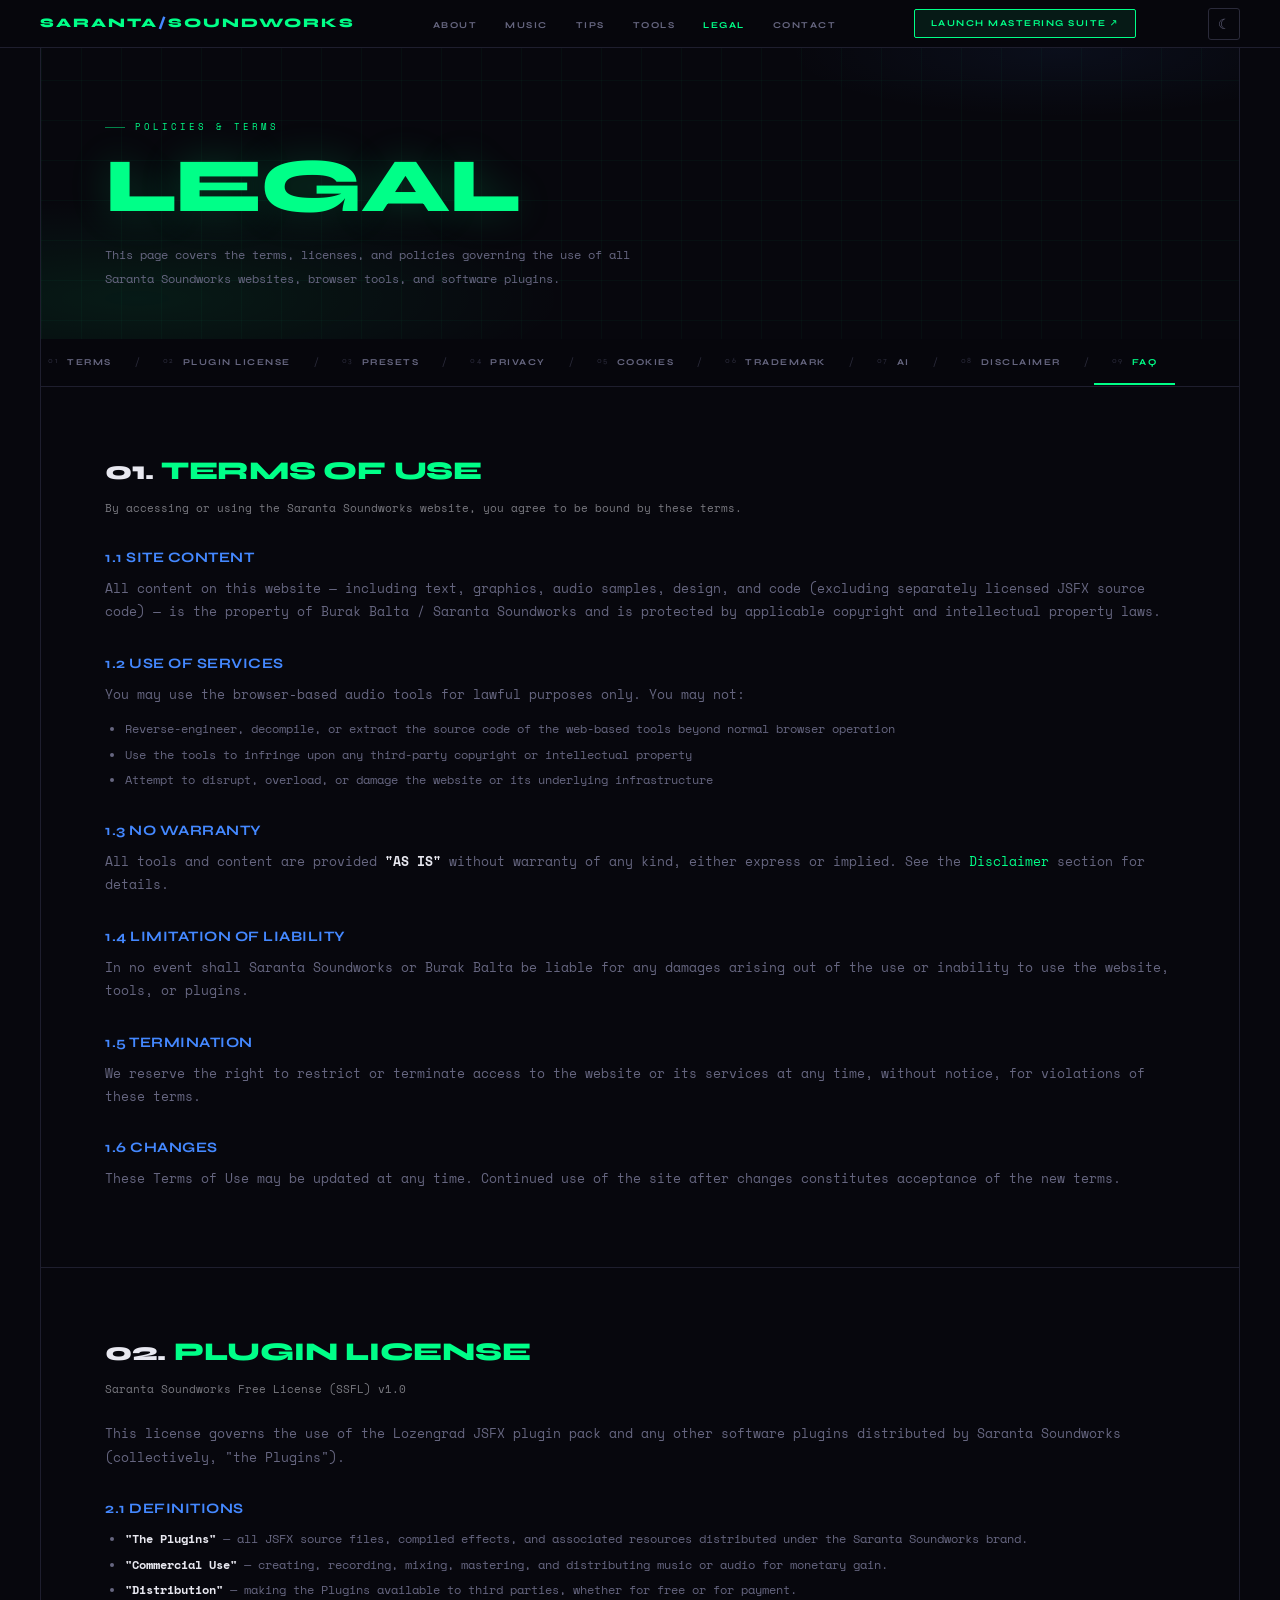
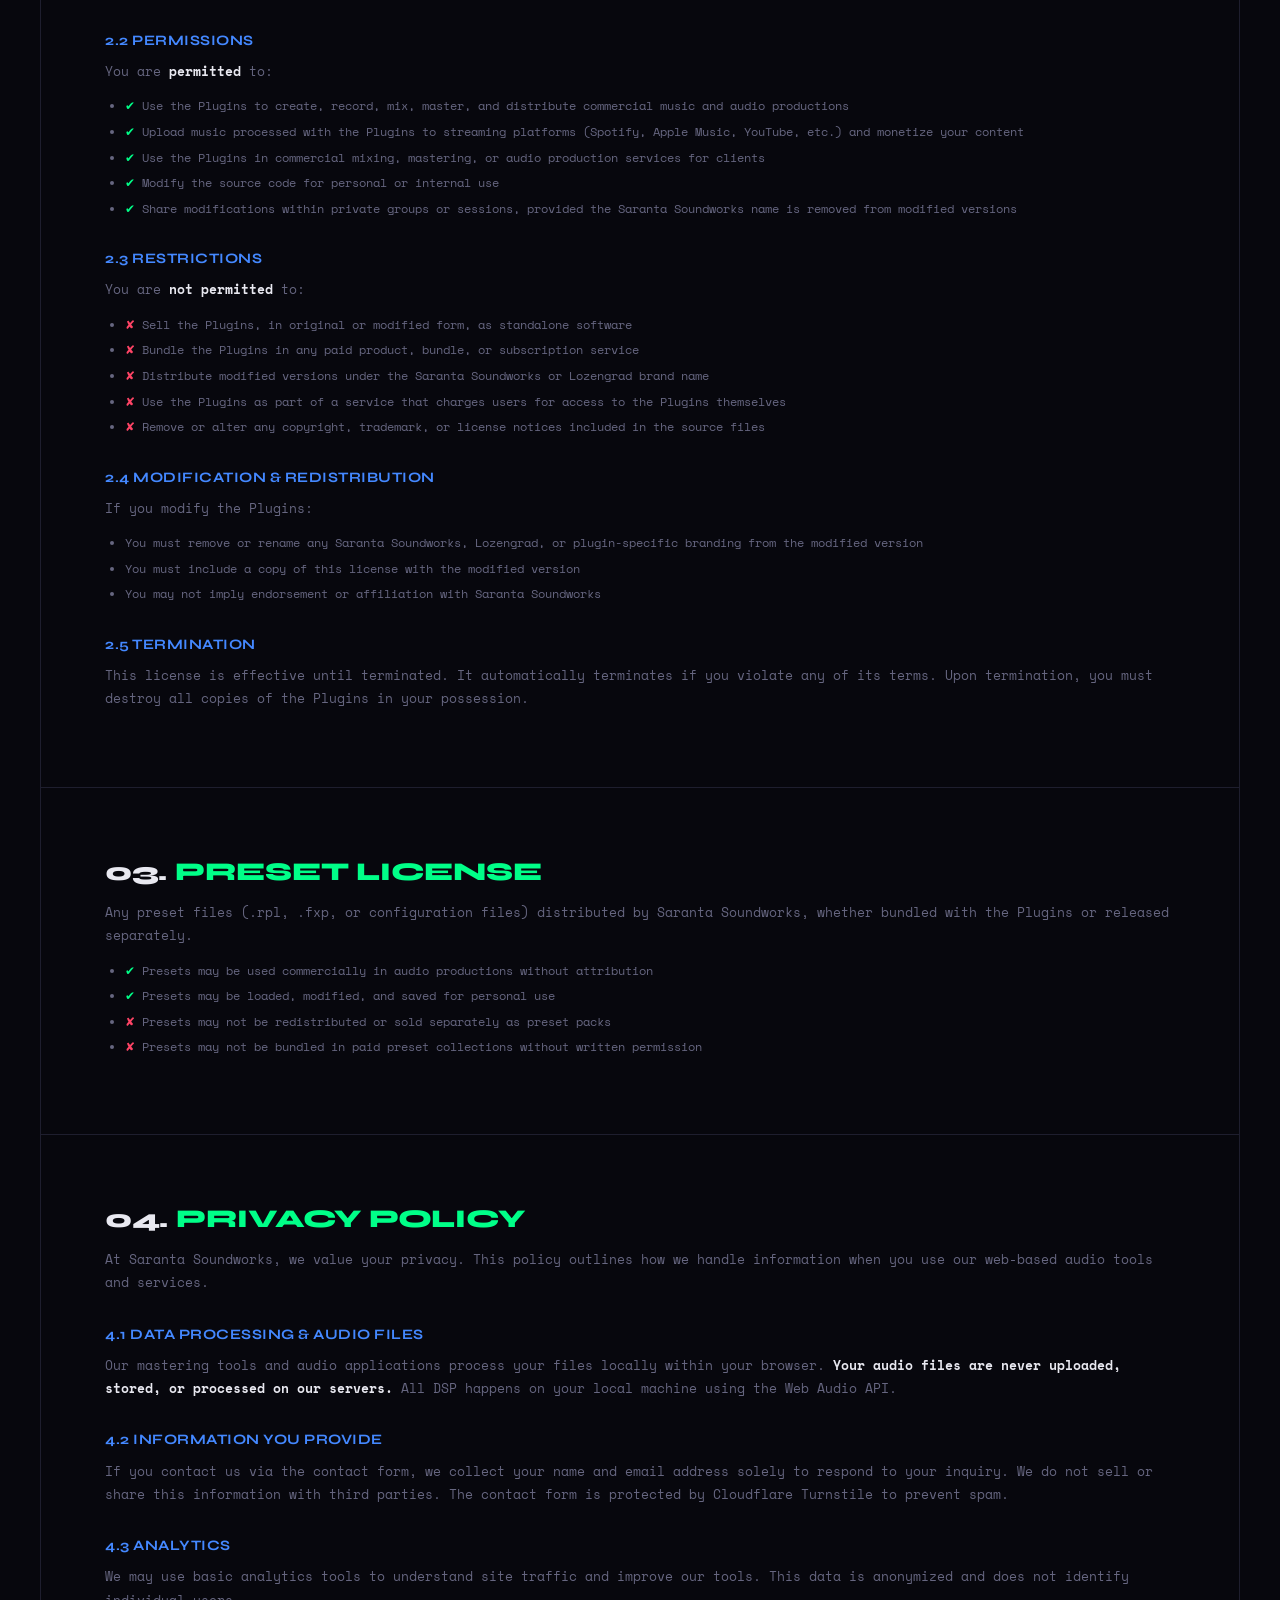
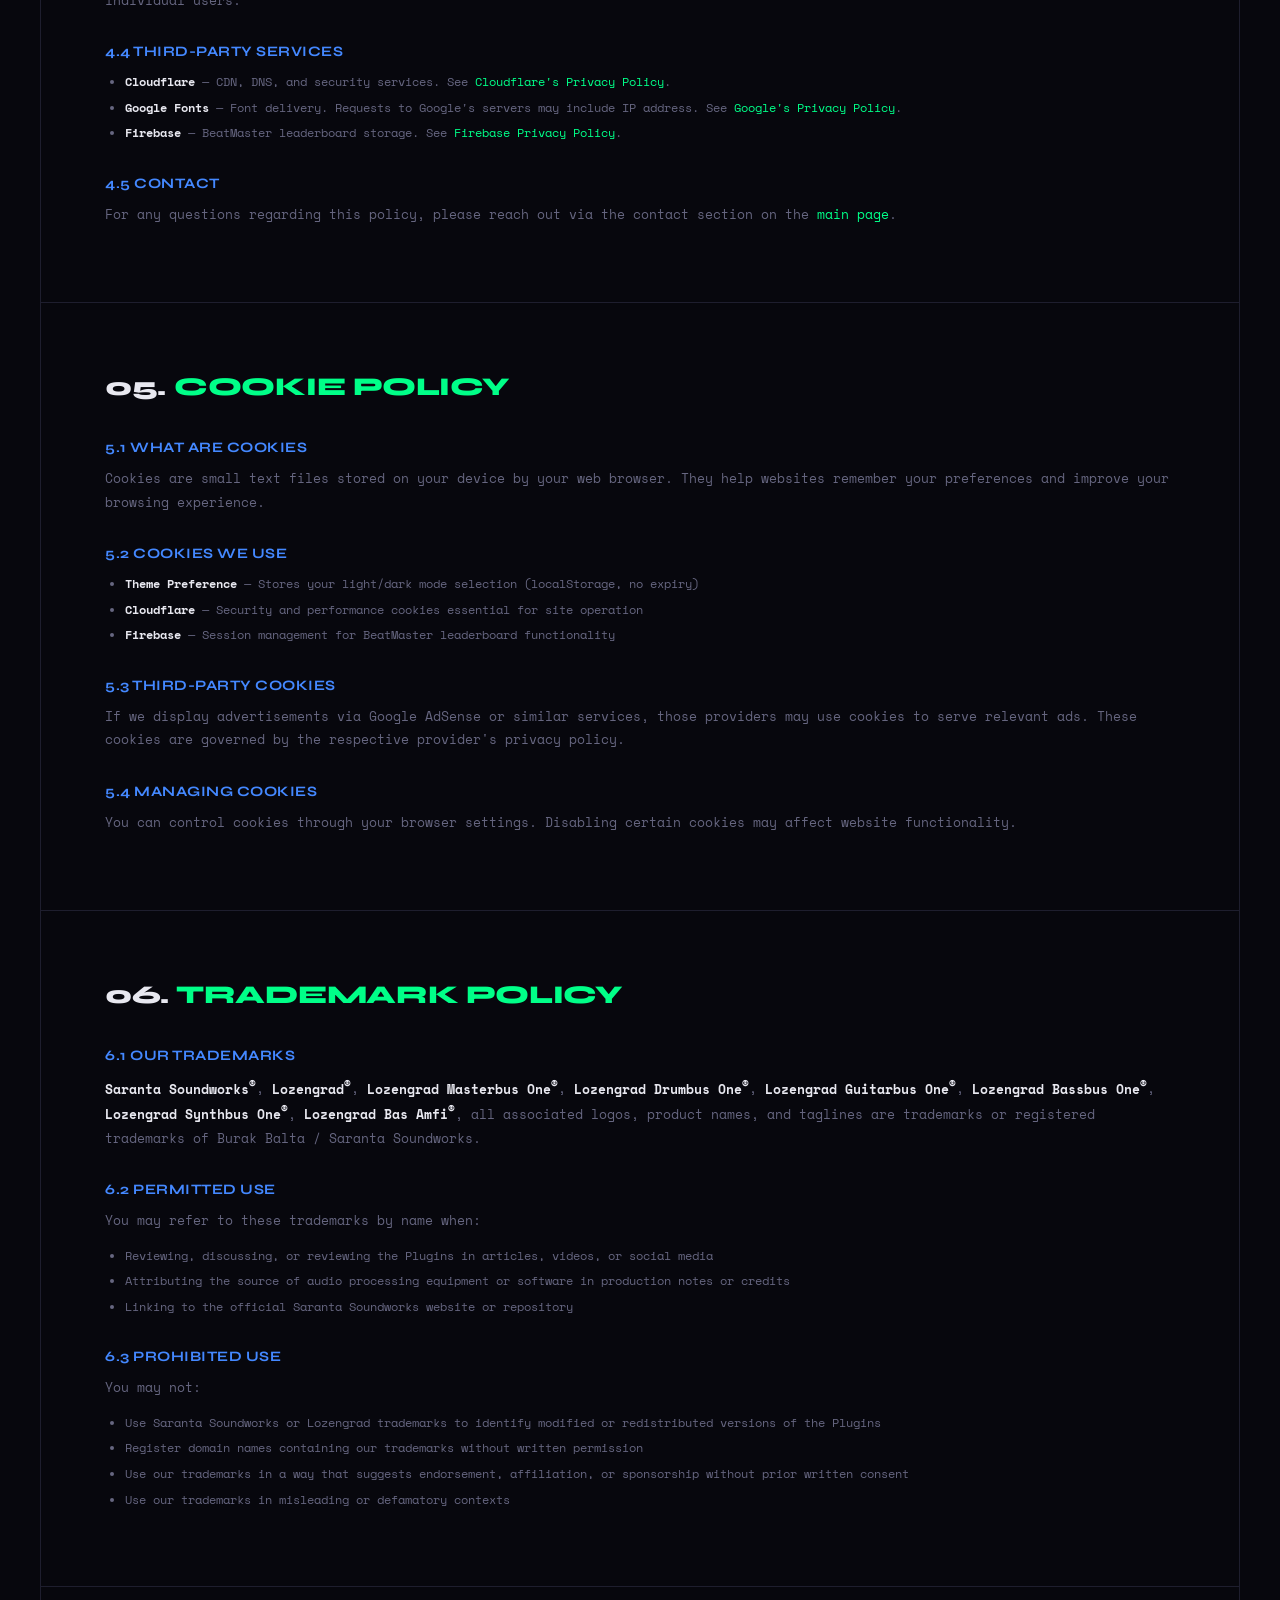
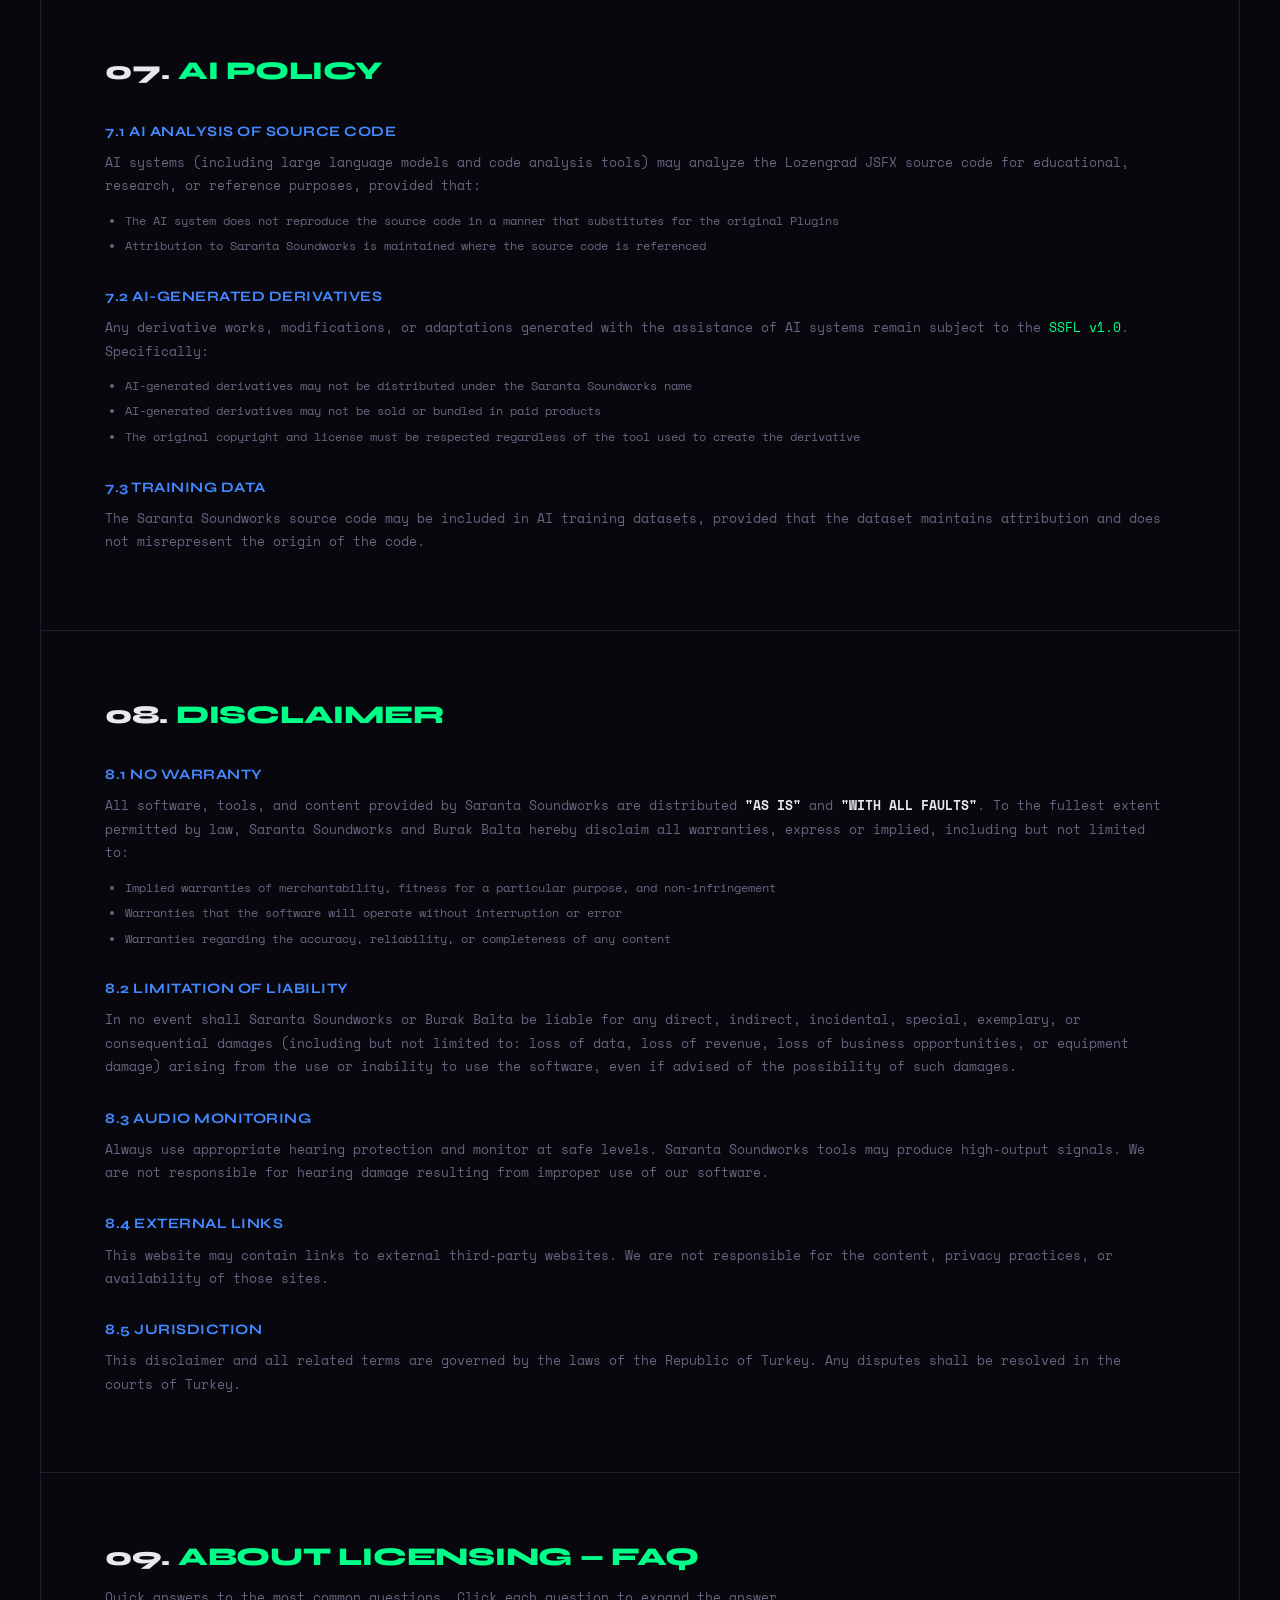
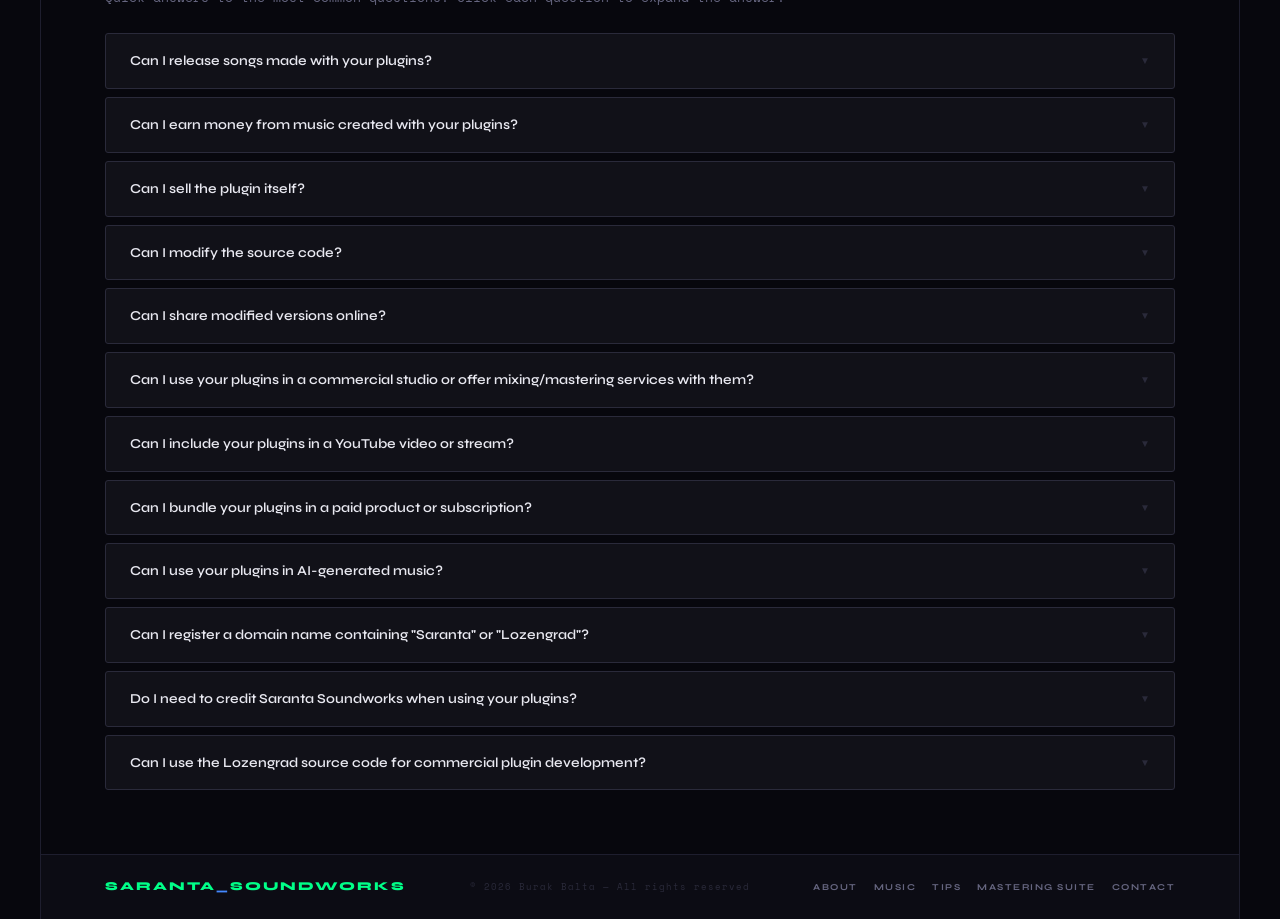
<file: legal.html>
<!DOCTYPE html>
<html lang="en">
<head>
<meta charset="UTF-8">
<meta name="viewport" content="width=device-width, initial-scale=1.0">
<title>Legal — Saranta Soundworks</title>
<meta name="description" content="Legal information for Saranta Soundworks — Terms of Use, Plugin License, Privacy Policy, Cookie Policy, Trademark Policy, and Disclaimer.">
<meta name="robots" content="noindex, follow">
<link rel="canonical" href="https://sarantasoundworks.com/legal.html">

<!-- Open Graph -->
<meta property="og:type" content="website">
<meta property="og:url" content="https://sarantasoundworks.com/legal.html">
<meta property="og:title" content="Legal — Saranta Soundworks">
<meta property="og:description" content="Terms of Use, Plugin License, Privacy Policy, and more for Saranta Soundworks.">
<meta property="og:image" content="https://sarantasoundworks.com/og-image.jpg">
<meta property="og:site_name" content="Saranta Soundworks">

<!-- Twitter Card -->
<meta name="twitter:card" content="summary_large_image">
<meta name="twitter:title" content="Legal — Saranta Soundworks">
<meta name="twitter:description" content="Terms of Use, Plugin License, Privacy Policy, and more.">
<meta name="twitter:image" content="https://sarantasoundworks.com/og-image.jpg">

<link rel="preconnect" href="https://fonts.googleapis.com">
<link rel="preconnect" href="https://fonts.gstatic.com" crossorigin>
<link href="https://fonts.googleapis.com/css2?family=Space+Mono:ital,wght@0,400;0,700;1,400&family=Syne:wght@400;600;700;800&display=swap" rel="stylesheet">
<style>
*, *::before, *::after { box-sizing: border-box; margin: 0; padding: 0; }
:root {
  --bg:      #07070d;
  --bg2:     #0c0c14;
  --bg3:     #111118;
  --bg4:     #1a1a28;
  --border:  #1e1e2e;
  --border2: #2a2a3a;
  --accent:  #00ff88;
  --accent3: #4488ff;
  --accent4: #ff9900;
  --accent5: #ff4466;
  --text:    #e8e8f0;
  --dim:     #666680;
  --dim2:    #2a2a3a;
  --mono:    'Space Mono', monospace;
  --disp:    'Syne', sans-serif;
  --bg-rgb: 7,7,13;
  --accent-rgb: 0,255,136;
  --accent3-rgb: 68,136,255;
}
html[data-theme="light"] {
  --bg: #f5f5f7;
  --bg2: #ffffff;
  --bg3: #f0f0f2;
  --bg4: #e8e8ec;
  --border: #d8d8de;
  --border2: #c8c8d0;
  --accent: #00cc6a;
  --accent3: #3366cc;
  --accent4: #cc7a00;
  --accent5: #cc3355;
  --text: #1a1a2e;
  --dim: #555566;
  --dim2: #9999aa;
  --bg-rgb: 245,245,247;
  --accent-rgb: 0,180,100;
  --accent3-rgb: 51,102,204;
}
html { scroll-behavior: smooth; }
body {
  background: var(--bg);
  color: var(--text);
  font-family: var(--mono);
  font-size: 13px;
  line-height: 1.6;
  overflow-x: hidden;
  min-height: 100vh;
  display: flex;
  flex-direction: column;
  align-items: center;
}
.page-container {
  width: 100%;
  max-width: 1200px;
  margin: 0 auto;
  background: var(--bg);
  border-left: 1px solid var(--border);
  border-right: 1px solid var(--border);
  position: relative;
}
@media (max-width: 1200px) {
  .page-container { border: none; max-width: 100%; }
}
::-webkit-scrollbar { width: 3px; }
::-webkit-scrollbar-track { background: var(--bg2); }
::-webkit-scrollbar-thumb { background: var(--border2); }

/* NAV */
nav {
  position: fixed; top: 0; left: 0; right: 0; z-index: 200;
  display: flex; align-items: center; justify-content: space-between;
  padding: 0 40px; height: 48px;
  background: rgba(var(--bg-rgb),0.96);
  border-bottom: 1px solid var(--border);
  backdrop-filter: blur(8px);
}
.nav-logo { font-family: var(--disp); font-weight: 800; font-size: 13px; letter-spacing: 2px; color: var(--accent); text-transform: uppercase; text-decoration: none; }
.nav-logo em { color: var(--accent3); font-style: normal; }
.nav-links { display: flex; align-items: center; gap: 2px; list-style: none; }
.nav-links a {
  font-family: var(--disp); font-size: 9px; font-weight: 700; letter-spacing: 1.5px; text-transform: uppercase;
  color: var(--dim); text-decoration: none; padding: 5px 12px; border-radius: 2px; border: 1px solid transparent;
  transition: all 0.15s;
}
.nav-links a:hover { color: var(--text); border-color: var(--border2); background: var(--bg4); }
.nav-tool-btn {
  font-family: var(--disp); font-size: 9px; font-weight: 700; letter-spacing: 1.5px; text-transform: uppercase;
  background: rgba(var(--accent-rgb),0.08); border: 1px solid var(--accent); color: var(--accent);
  text-decoration: none; padding: 6px 16px; border-radius: 2px; transition: background 0.15s;
}
.nav-tool-btn:hover { background: rgba(var(--accent-rgb),0.18); }

/* HERO */
.hero {
  min-height: 28vh; display: flex; flex-direction: column; justify-content: flex-start;
  padding: 120px 64px 48px; position: relative; overflow: hidden;
}
.grid-bg {
  position: absolute; inset: 0; pointer-events: none;
  background-image:
    linear-gradient(rgba(var(--accent-rgb),0.03) 1px, transparent 1px),
    linear-gradient(90deg, rgba(var(--accent-rgb),0.03) 1px, transparent 1px);
  background-size: 40px 40px;
}
.grid-bg::after {
  content: ''; position: absolute; inset: 0;
  background:
    radial-gradient(ellipse 55% 45% at 8% 88%, rgba(var(--accent-rgb),0.08) 0%, transparent 65%),
    radial-gradient(ellipse 35% 30% at 85% 15%, rgba(var(--accent3-rgb),0.06) 0%, transparent 65%);
}
html[data-theme="light"] .grid-bg {
  background-image:
    linear-gradient(rgba(var(--accent-rgb),0.06) 1px, transparent 1px),
    linear-gradient(90deg, rgba(var(--accent-rgb),0.06) 1px, transparent 1px);
}
html[data-theme="light"] .grid-bg::after {
  background:
    radial-gradient(ellipse 55% 45% at 8% 88%, rgba(var(--accent-rgb),0.12) 0%, transparent 65%),
    radial-gradient(ellipse 35% 30% at 85% 15%, rgba(var(--accent3-rgb),0.08) 0%, transparent 65%);
}
.hero-eyebrow {
  position: relative; display: flex; align-items: center; gap: 10px;
  font-size: 9px; letter-spacing: 3px; text-transform: uppercase; color: var(--accent); margin-bottom: 16px;
}
.hero-eyebrow::before { content: ''; width: 20px; height: 1px; background: var(--accent); opacity: 0.5; }
.hero-title {
  font-family: var(--disp); font-size: clamp(36px, 6vw, 80px); font-weight: 800;
  line-height: 0.95; letter-spacing: -0.02em; text-transform: uppercase; color: var(--text);
  position: relative; margin-bottom: 20px;
}
.hero-title .hl { color: var(--accent); text-shadow: 0 0 40px rgba(var(--accent-rgb),0.2); }
.hero-sub { max-width: 560px; color: var(--dim); font-size: 12px; line-height: 2; position: relative; }

/* SECTION TOPBAR (like tips & lozengrad) */
.section-topbar {
  position: sticky; top: 48px; z-index: 100;
  background: rgba(var(--bg-rgb),0.97); border-bottom: 1px solid var(--border);
  backdrop-filter: blur(8px);
  display: flex; align-items: center; gap: 0;
  padding: 0 64px;
  overflow-x: auto;
}
.section-topbar::-webkit-scrollbar { display: none; }
.topbar-item {
  font-family: var(--disp); font-size: 9px; font-weight: 700; letter-spacing: 1.5px;
  text-transform: uppercase; color: var(--dim); text-decoration: none;
  padding: 14px 18px; border-bottom: 2px solid transparent;
  transition: all 0.15s; white-space: nowrap; display: flex; align-items: center; gap: 8px;
}
.topbar-item:hover { color: var(--text); border-bottom-color: var(--border2); }
.topbar-item.active { color: var(--accent); border-bottom-color: var(--accent); }
.topbar-item .tb-num { font-size: 8px; color: var(--dim2); font-weight: 400; }
.topbar-sep { color: var(--dim2); font-size: 11px; flex-shrink: 0; padding: 0 4px; }

/* CONTENT */
.content-section {
  padding: 64px 64px;
  border-bottom: 1px solid var(--border);
}
.content-section:last-of-type { border-bottom: none; }

.content-section h2 {
  font-family: var(--disp);
  font-size: 1.6rem;
  font-weight: 800;
  color: var(--accent);
  margin-bottom: 8px;
  letter-spacing: -0.01em;
  text-transform: uppercase;
}
.content-section h3 {
  font-family: var(--disp);
  font-size: 0.9rem;
  font-weight: 700;
  color: var(--accent3);
  margin-top: 28px;
  margin-bottom: 8px;
  text-transform: uppercase;
  letter-spacing: 0.5px;
}
.content-section p {
  font-size: 13px;
  color: var(--dim);
  line-height: 1.8;
  margin-bottom: 12px;
}
.content-section ul { padding-left: 20px; margin-bottom: 12px; }
.content-section li {
  font-size: 12px;
  color: var(--dim);
  line-height: 1.8;
  margin-bottom: 4px;
}
.content-section a { color: var(--accent); text-decoration: none; }
.content-section a:hover { text-decoration: underline; }
.content-section strong { color: var(--text); }
.content-section .val-green { color: var(--accent); }
.content-section .val-red { color: var(--accent5); }
.content-section .date { font-size: 11px; opacity: 0.5; margin-bottom: 24px; display: block; }

.content-section h2 .hl { color: var(--text); }

/* FAQ accordion */
.faq-list { display: flex; flex-direction: column; gap: 8px; margin-top: 24px; }
.faq-item {
  border: 1px solid var(--border2);
  border-radius: 3px;
  background: var(--bg3);
  overflow: hidden;
}
.faq-q {
  font-family: var(--disp); font-size: 0.85rem; font-weight: 600;
  color: var(--text); padding: 16px 24px; cursor: pointer;
  display: flex; align-items: center; justify-content: space-between;
  transition: background 0.15s; user-select: none;
}
.faq-q:hover { background: var(--bg4); }
.faq-q .faq-arrow {
  font-size: 10px; color: var(--dim2); transition: transform 0.2s;
  flex-shrink: 0; margin-left: 12px;
}
.faq-item.open .faq-arrow { transform: rotate(180deg); }
.faq-a {
  max-height: 0; overflow: hidden; transition: max-height 0.3s ease, padding 0.3s ease;
  padding: 0 24px; font-size: 12px; color: var(--dim); line-height: 1.8;
}
.faq-item.open .faq-a {
  max-height: 200px; padding: 0 24px 16px;
}
.faq-a strong { font-weight: 700; font-size: 13px; }
.faq-a strong.yes { color: var(--accent); }
.faq-a strong.no { color: var(--accent5); }

/* FOOTER */
footer {
  padding: 22px 64px; border-top: 1px solid var(--border);
  background: var(--bg2); display: flex; align-items: center; justify-content: space-between;
  gap: 20px; flex-wrap: wrap;
}
.foot-logo { font-family: var(--disp); font-weight: 800; font-size: 12px; letter-spacing: 2px; text-transform: uppercase; color: var(--accent); }
.foot-logo em { color: var(--accent3); font-style: normal; }
.foot-copy { font-size: 9px; color: var(--dim2); letter-spacing: 1px; }
.foot-links { display: flex; gap: 16px; }
.foot-links a { font-family: var(--disp); font-size: 9px; font-weight: 700; letter-spacing: 1.5px; text-transform: uppercase; color: var(--dim); text-decoration: none; transition: color 0.15s; }
.foot-links a:hover { color: var(--accent); }

/* HAMBURGER */
.hamburger { display: none; flex-direction: column; gap: 5px; cursor: pointer; padding: 4px; background: none; border: none; }
.hamburger span { display: block; width: 22px; height: 1.5px; background: var(--dim); transition: all 0.2s; }
.hamburger.open span:nth-child(1) { transform: translateY(6.5px) rotate(45deg); background: var(--accent); }
.hamburger.open span:nth-child(2) { opacity: 0; }
.hamburger.open span:nth-child(3) { transform: translateY(-6.5px) rotate(-45deg); background: var(--accent); }
.mobile-menu {
  display: none; position: fixed; top: 48px; left: 0; right: 0;
  background: rgba(var(--bg-rgb),0.98); border-bottom: 1px solid var(--border);
  backdrop-filter: blur(8px); z-index: 199; padding: 16px 24px;
  flex-direction: column; gap: 4px;
}
.mobile-menu.open { display: flex; }
.mobile-menu a {
  font-family: var(--disp); font-size: 11px; font-weight: 700; letter-spacing: 1.5px;
  text-transform: uppercase; color: var(--dim); text-decoration: none;
  padding: 10px 0; border-bottom: 1px solid var(--border); transition: color 0.15s;
}
.mobile-menu a:last-child { border-bottom: none; color: var(--accent); }
.mobile-menu a:hover { color: var(--text); }

/* THEME TOGGLE */
.theme-toggle {
  display: flex; align-items: center; justify-content: center;
  width: 32px; height: 32px; border-radius: 3px;
  background: transparent; border: 1px solid var(--border2);
  color: var(--dim); cursor: pointer; font-size: 14px; line-height: 1;
  transition: all 0.15s; padding: 0; margin-left: 8px;
}
.theme-toggle:hover { border-color: var(--accent); color: var(--accent); }
.theme-icon-light { display: none; }
.theme-icon-dark { display: inline; }
html[data-theme="light"] .theme-icon-light { display: inline; }
html[data-theme="light"] .theme-icon-dark { display: none; }

@media (max-width: 900px) {
  nav { padding: 0 20px; }
  .nav-links { display: none; }
  .hero { padding: 100px 24px 40px; }
  .section-topbar { padding: 0 20px; }
  .content-section { padding: 40px 24px; }
  footer { padding: 24px; flex-direction: column; gap: 12px; }
  .hamburger { display: flex; }
  .theme-toggle { margin-left: auto; margin-right: 8px; }
}
@media (max-width: 600px) {
  .hero-title { font-size: 2.5rem; }
}
</style>
</head>
<body>

<div class="page-container">

<nav>
  <a href="index.html" class="nav-logo">Saranta<em>/</em>Soundworks</a>
  <ul class="nav-links">
    <li><a href="index.html#about">About</a></li>
    <li><a href="index.html#music">Music</a></li>
    <li><a href="tips.html">Tips</a></li>
    <li><a href="tools.html">Tools</a></li>
    <li><a href="legal.html" style="color:var(--accent);">Legal</a></li>
    <li><a href="index.html#contact">Contact</a></li>
  </ul>
  <a href="mastering-suite.html" class="nav-tool-btn nav-tool-desktop">Launch Mastering Suite ↗</a>
  <button class="theme-toggle" id="themeToggle" aria-label="Toggle theme" title="Toggle light/dark mode">
    <span class="theme-icon-light">☀</span>
    <span class="theme-icon-dark">☾</span>
  </button>
  <button class="hamburger" id="hamburger" aria-label="Menu">
    <span></span><span></span><span></span>
  </button>
</nav>
<div class="mobile-menu" id="mobileMenu">
  <a href="index.html#about" onclick="closeMobile()">About</a>
  <a href="index.html#music" onclick="closeMobile()">Music</a>
  <a href="tips.html">Tips</a>
  <a href="tools.html">Tools</a>
  <a href="legal.html" style="color:var(--accent);">Legal</a>
  <a href="index.html#contact" onclick="closeMobile()">Contact</a>
  <a href="mastering-suite.html">Launch Mastering Suite ↗</a>
</div>

<!-- HERO -->
<section class="hero" id="home">
  <div class="grid-bg"></div>
  <div class="hero-eyebrow">Policies & Terms</div>
  <h1 class="hero-title">
    <span class="hl">Legal</span>
  </h1>
  <p class="hero-sub">This page covers the terms, licenses, and policies governing the use of all Saranta Soundworks websites, browser tools, and software plugins.</p>
</section>

<!-- SECTION TOPBAR (sticky, scrollable navigation like tips & lozengrad) -->
<nav class="section-topbar" id="legal-topbar">
  <a href="#terms" class="topbar-item active"><span class="tb-num">01</span> Terms</a>
  <span class="topbar-sep">/</span>
  <a href="#plugin-license" class="topbar-item"><span class="tb-num">02</span> Plugin License</a>
  <span class="topbar-sep">/</span>
  <a href="#preset-license" class="topbar-item"><span class="tb-num">03</span> Presets</a>
  <span class="topbar-sep">/</span>
  <a href="#privacy" class="topbar-item"><span class="tb-num">04</span> Privacy</a>
  <span class="topbar-sep">/</span>
  <a href="#cookies" class="topbar-item"><span class="tb-num">05</span> Cookies</a>
  <span class="topbar-sep">/</span>
  <a href="#trademark" class="topbar-item"><span class="tb-num">06</span> Trademark</a>
  <span class="topbar-sep">/</span>
  <a href="#ai" class="topbar-item"><span class="tb-num">07</span> AI</a>
  <span class="topbar-sep">/</span>
  <a href="#disclaimer" class="topbar-item"><span class="tb-num">08</span> Disclaimer</a>
  <span class="topbar-sep">/</span>
  <a href="#faq" class="topbar-item"><span class="tb-num">09</span> FAQ</a>
</nav>

<!-- ═══ TERMS OF USE ═══ -->
<section class="content-section" id="terms">
  <h2><span class="hl">01.</span> Terms of Use</h2>
  <span class="date">By accessing or using the Saranta Soundworks website, you agree to be bound by these terms.</span>

  <h3>1.1 Site Content</h3>
  <p>All content on this website — including text, graphics, audio samples, design, and code (excluding separately licensed JSFX source code) — is the property of Burak Balta / Saranta Soundworks and is protected by applicable copyright and intellectual property laws.</p>

  <h3>1.2 Use of Services</h3>
  <p>You may use the browser-based audio tools for lawful purposes only. You may not:</p>
  <ul>
    <li>Reverse-engineer, decompile, or extract the source code of the web-based tools beyond normal browser operation</li>
    <li>Use the tools to infringe upon any third-party copyright or intellectual property</li>
    <li>Attempt to disrupt, overload, or damage the website or its underlying infrastructure</li>
  </ul>

  <h3>1.3 No Warranty</h3>
  <p>All tools and content are provided <strong>"AS IS"</strong> without warranty of any kind, either express or implied. See the <a href="#disclaimer">Disclaimer</a> section for details.</p>

  <h3>1.4 Limitation of Liability</h3>
  <p>In no event shall Saranta Soundworks or Burak Balta be liable for any damages arising out of the use or inability to use the website, tools, or plugins.</p>

  <h3>1.5 Termination</h3>
  <p>We reserve the right to restrict or terminate access to the website or its services at any time, without notice, for violations of these terms.</p>

  <h3>1.6 Changes</h3>
  <p>These Terms of Use may be updated at any time. Continued use of the site after changes constitutes acceptance of the new terms.</p>
</section>

<!-- ═══ PLUGIN LICENSE ═══ -->
<section class="content-section" id="plugin-license">
  <h2><span class="hl">02.</span> Plugin License</h2>
  <span class="date">Saranta Soundworks Free License (SSFL) v1.0</span>

  <p>This license governs the use of the Lozengrad JSFX plugin pack and any other software plugins distributed by Saranta Soundworks (collectively, "the Plugins").</p>

  <h3>2.1 Definitions</h3>
  <ul>
    <li><strong>"The Plugins"</strong> — all JSFX source files, compiled effects, and associated resources distributed under the Saranta Soundworks brand.</li>
    <li><strong>"Commercial Use"</strong> — creating, recording, mixing, mastering, and distributing music or audio for monetary gain.</li>
    <li><strong>"Distribution"</strong> — making the Plugins available to third parties, whether for free or for payment.</li>
  </ul>

  <h3>2.2 Permissions</h3>
  <p>You are <strong>permitted</strong> to:</p>
  <ul>
    <li><span class="val-green">✔</span> Use the Plugins to create, record, mix, master, and distribute commercial music and audio productions</li>
    <li><span class="val-green">✔</span> Upload music processed with the Plugins to streaming platforms (Spotify, Apple Music, YouTube, etc.) and monetize your content</li>
    <li><span class="val-green">✔</span> Use the Plugins in commercial mixing, mastering, or audio production services for clients</li>
    <li><span class="val-green">✔</span> Modify the source code for personal or internal use</li>
    <li><span class="val-green">✔</span> Share modifications within private groups or sessions, provided the Saranta Soundworks name is removed from modified versions</li>
  </ul>

  <h3>2.3 Restrictions</h3>
  <p>You are <strong>not permitted</strong> to:</p>
  <ul>
    <li><span class="val-red">✘</span> Sell the Plugins, in original or modified form, as standalone software</li>
    <li><span class="val-red">✘</span> Bundle the Plugins in any paid product, bundle, or subscription service</li>
    <li><span class="val-red">✘</span> Distribute modified versions under the Saranta Soundworks or Lozengrad brand name</li>
    <li><span class="val-red">✘</span> Use the Plugins as part of a service that charges users for access to the Plugins themselves</li>
    <li><span class="val-red">✘</span> Remove or alter any copyright, trademark, or license notices included in the source files</li>
  </ul>

  <h3>2.4 Modification &amp; Redistribution</h3>
  <p>If you modify the Plugins:</p>
  <ul>
    <li>You must remove or rename any Saranta Soundworks, Lozengrad, or plugin-specific branding from the modified version</li>
    <li>You must include a copy of this license with the modified version</li>
    <li>You may not imply endorsement or affiliation with Saranta Soundworks</li>
  </ul>

  <h3>2.5 Termination</h3>
  <p>This license is effective until terminated. It automatically terminates if you violate any of its terms. Upon termination, you must destroy all copies of the Plugins in your possession.</p>
</section>

<!-- ═══ PRESET LICENSE ═══ -->
<section class="content-section" id="preset-license">
  <h2><span class="hl">03.</span> Preset License</h2>

  <p>Any preset files (.rpl, .fxp, or configuration files) distributed by Saranta Soundworks, whether bundled with the Plugins or released separately.</p>
  <ul>
    <li><span class="val-green">✔</span> Presets may be used commercially in audio productions without attribution</li>
    <li><span class="val-green">✔</span> Presets may be loaded, modified, and saved for personal use</li>
    <li><span class="val-red">✘</span> Presets may not be redistributed or sold separately as preset packs</li>
    <li><span class="val-red">✘</span> Presets may not be bundled in paid preset collections without written permission</li>
  </ul>
</section>

<!-- ═══ PRIVACY POLICY ═══ -->
<section class="content-section" id="privacy">
  <h2><span class="hl">04.</span> Privacy Policy</h2>

  <p>At Saranta Soundworks, we value your privacy. This policy outlines how we handle information when you use our web-based audio tools and services.</p>

  <h3>4.1 Data Processing &amp; Audio Files</h3>
  <p>Our mastering tools and audio applications process your files locally within your browser. <strong>Your audio files are never uploaded, stored, or processed on our servers.</strong> All DSP happens on your local machine using the Web Audio API.</p>

  <h3>4.2 Information You Provide</h3>
  <p>If you contact us via the contact form, we collect your name and email address solely to respond to your inquiry. We do not sell or share this information with third parties. The contact form is protected by Cloudflare Turnstile to prevent spam.</p>

  <h3>4.3 Analytics</h3>
  <p>We may use basic analytics tools to understand site traffic and improve our tools. This data is anonymized and does not identify individual users.</p>

  <h3>4.4 Third-Party Services</h3>
  <ul>
    <li><strong>Cloudflare</strong> — CDN, DNS, and security services. See <a href="https://www.cloudflare.com/privacypolicy/" target="_blank">Cloudflare's Privacy Policy</a>.</li>
    <li><strong>Google Fonts</strong> — Font delivery. Requests to Google's servers may include IP address. See <a href="https://policies.google.com/privacy" target="_blank">Google's Privacy Policy</a>.</li>
    <li><strong>Firebase</strong> — BeatMaster leaderboard storage. See <a href="https://firebase.google.com/support/privacy" target="_blank">Firebase Privacy Policy</a>.</li>
  </ul>

  <h3>4.5 Contact</h3>
  <p>For any questions regarding this policy, please reach out via the contact section on the <a href="https://sarantasoundworks.com">main page</a>.</p>
</section>

<!-- ═══ COOKIE POLICY ═══ -->
<section class="content-section" id="cookies">
  <h2><span class="hl">05.</span> Cookie Policy</h2>

  <h3>5.1 What Are Cookies</h3>
  <p>Cookies are small text files stored on your device by your web browser. They help websites remember your preferences and improve your browsing experience.</p>

  <h3>5.2 Cookies We Use</h3>
  <ul>
    <li><strong>Theme Preference</strong> — Stores your light/dark mode selection (localStorage, no expiry)</li>
    <li><strong>Cloudflare</strong> — Security and performance cookies essential for site operation</li>
    <li><strong>Firebase</strong> — Session management for BeatMaster leaderboard functionality</li>
  </ul>

  <h3>5.3 Third-Party Cookies</h3>
  <p>If we display advertisements via Google AdSense or similar services, those providers may use cookies to serve relevant ads. These cookies are governed by the respective provider's privacy policy.</p>

  <h3>5.4 Managing Cookies</h3>
  <p>You can control cookies through your browser settings. Disabling certain cookies may affect website functionality.</p>
</section>

<!-- ═══ TRADEMARK POLICY ═══ -->
<section class="content-section" id="trademark">
  <h2><span class="hl">06.</span> Trademark Policy</h2>

  <h3>6.1 Our Trademarks</h3>
  <p><strong>Saranta Soundworks<sup>®</sup></strong>, <strong>Lozengrad<sup>®</sup></strong>, <strong>Lozengrad Masterbus One<sup>®</sup></strong>, <strong>Lozengrad Drumbus One<sup>®</sup></strong>, <strong>Lozengrad Guitarbus One<sup>®</sup></strong>, <strong>Lozengrad Bassbus One<sup>®</sup></strong>, <strong>Lozengrad Synthbus One<sup>®</sup></strong>, <strong>Lozengrad Bas Amfi<sup>®</sup></strong>, all associated logos, product names, and taglines are trademarks or registered trademarks of Burak Balta / Saranta Soundworks.</p>

  <h3>6.2 Permitted Use</h3>
  <p>You may refer to these trademarks by name when:</p>
  <ul>
    <li>Reviewing, discussing, or reviewing the Plugins in articles, videos, or social media</li>
    <li>Attributing the source of audio processing equipment or software in production notes or credits</li>
    <li>Linking to the official Saranta Soundworks website or repository</li>
  </ul>

  <h3>6.3 Prohibited Use</h3>
  <p>You may not:</p>
  <ul>
    <li>Use Saranta Soundworks or Lozengrad trademarks to identify modified or redistributed versions of the Plugins</li>
    <li>Register domain names containing our trademarks without written permission</li>
    <li>Use our trademarks in a way that suggests endorsement, affiliation, or sponsorship without prior written consent</li>
    <li>Use our trademarks in misleading or defamatory contexts</li>
  </ul>
</section>

<!-- ═══ AI POLICY ═══ -->
<section class="content-section" id="ai">
  <h2><span class="hl">07.</span> AI Policy</h2>

  <h3>7.1 AI Analysis of Source Code</h3>
  <p>AI systems (including large language models and code analysis tools) may analyze the Lozengrad JSFX source code for educational, research, or reference purposes, provided that:</p>
  <ul>
    <li>The AI system does not reproduce the source code in a manner that substitutes for the original Plugins</li>
    <li>Attribution to Saranta Soundworks is maintained where the source code is referenced</li>
  </ul>

  <h3>7.2 AI-Generated Derivatives</h3>
  <p>Any derivative works, modifications, or adaptations generated with the assistance of AI systems remain subject to the <a href="#plugin-license">SSFL v1.0</a>. Specifically:</p>
  <ul>
    <li>AI-generated derivatives may not be distributed under the Saranta Soundworks name</li>
    <li>AI-generated derivatives may not be sold or bundled in paid products</li>
    <li>The original copyright and license must be respected regardless of the tool used to create the derivative</li>
  </ul>

  <h3>7.3 Training Data</h3>
  <p>The Saranta Soundworks source code may be included in AI training datasets, provided that the dataset maintains attribution and does not misrepresent the origin of the code.</p>
</section>

<!-- ═══ DISCLAIMER ═══ -->
<section class="content-section" id="disclaimer">
  <h2><span class="hl">08.</span> Disclaimer</h2>

  <h3>8.1 No Warranty</h3>
  <p>All software, tools, and content provided by Saranta Soundworks are distributed <strong>"AS IS"</strong> and <strong>"WITH ALL FAULTS"</strong>. To the fullest extent permitted by law, Saranta Soundworks and Burak Balta hereby disclaim all warranties, express or implied, including but not limited to:</p>
  <ul>
    <li>Implied warranties of merchantability, fitness for a particular purpose, and non-infringement</li>
    <li>Warranties that the software will operate without interruption or error</li>
    <li>Warranties regarding the accuracy, reliability, or completeness of any content</li>
  </ul>

  <h3>8.2 Limitation of Liability</h3>
  <p>In no event shall Saranta Soundworks or Burak Balta be liable for any direct, indirect, incidental, special, exemplary, or consequential damages (including but not limited to: loss of data, loss of revenue, loss of business opportunities, or equipment damage) arising from the use or inability to use the software, even if advised of the possibility of such damages.</p>

  <h3>8.3 Audio Monitoring</h3>
  <p>Always use appropriate hearing protection and monitor at safe levels. Saranta Soundworks tools may produce high-output signals. We are not responsible for hearing damage resulting from improper use of our software.</p>

  <h3>8.4 External Links</h3>
  <p>This website may contain links to external third-party websites. We are not responsible for the content, privacy practices, or availability of those sites.</p>

  <h3>8.5 Jurisdiction</h3>
  <p>This disclaimer and all related terms are governed by the laws of the Republic of Turkey. Any disputes shall be resolved in the courts of Turkey.</p>
</section>

<!-- ═══ FAQ ═══ -->
<section class="content-section" id="faq">
  <h2><span class="hl">09.</span> About Licensing — FAQ</h2>
  <p>Quick answers to the most common questions. Click each question to expand the answer.</p>

  <div class="faq-list">
    <div class="faq-item">
      <div class="faq-q" onclick="this.parentNode.classList.toggle('open')">
        Can I release songs made with your plugins?
        <span class="faq-arrow">▼</span>
      </div>
      <div class="faq-a"><strong class="yes">Yes.</strong> Commercial use in music productions is fully permitted.</div>
    </div>

    <div class="faq-item">
      <div class="faq-q" onclick="this.parentNode.classList.toggle('open')">
        Can I earn money from music created with your plugins?
        <span class="faq-arrow">▼</span>
      </div>
      <div class="faq-a"><strong class="yes">Yes.</strong> Streaming revenue, sales, sync licensing, and client mixing/mastering fees are all allowed.</div>
    </div>

    <div class="faq-item">
      <div class="faq-q" onclick="this.parentNode.classList.toggle('open')">
        Can I sell the plugin itself?
        <span class="faq-arrow">▼</span>
      </div>
      <div class="faq-a"><strong class="no">No.</strong> The Plugins may not be sold, either in original or modified form.</div>
    </div>

    <div class="faq-item">
      <div class="faq-q" onclick="this.parentNode.classList.toggle('open')">
        Can I modify the source code?
        <span class="faq-arrow">▼</span>
      </div>
      <div class="faq-a"><strong class="yes">Yes,</strong> under the terms of the Saranta Soundworks Free License (SSFL) v1.0. Modified versions must remove the original branding and may not be sold.</div>
    </div>

    <div class="faq-item">
      <div class="faq-q" onclick="this.parentNode.classList.toggle('open')">
        Can I share modified versions online?
        <span class="faq-arrow">▼</span>
      </div>
      <div class="faq-a"><strong class="yes">Yes,</strong> provided that: the Saranta Soundworks name and branding are removed from the modified version, the SSFL license is included, and the modified version is distributed free of charge.</div>
    </div>

    <div class="faq-item">
      <div class="faq-q" onclick="this.parentNode.classList.toggle('open')">
        Can I use your plugins in a commercial studio or offer mixing/mastering services with them?
        <span class="faq-arrow">▼</span>
      </div>
      <div class="faq-a"><strong class="yes">Yes.</strong> Studio use and client work are fully permitted.</div>
    </div>

    <div class="faq-item">
      <div class="faq-q" onclick="this.parentNode.classList.toggle('open')">
        Can I include your plugins in a YouTube video or stream?
        <span class="faq-arrow">▼</span>
      </div>
      <div class="faq-a"><strong class="yes">Yes.</strong> You may use, demonstrate, and review the plugins in videos and streams. We appreciate attribution but do not require it.</div>
    </div>

    <div class="faq-item">
      <div class="faq-q" onclick="this.parentNode.classList.toggle('open')">
        Can I bundle your plugins in a paid product or subscription?
        <span class="faq-arrow">▼</span>
      </div>
      <div class="faq-a"><strong class="no">No.</strong> The Plugins may not be bundled in any paid product, bundle, or subscription service.</div>
    </div>

    <div class="faq-item">
      <div class="faq-q" onclick="this.parentNode.classList.toggle('open')">
        Can I use your plugins in AI-generated music?
        <span class="faq-arrow">▼</span>
      </div>
      <div class="faq-a"><strong class="yes">Yes,</strong> but note that AI-generated derivatives of the Plugins themselves remain subject to the SSFL license restrictions. See the <a href="#ai">AI Policy</a> for details.</div>
    </div>

    <div class="faq-item">
      <div class="faq-q" onclick="this.parentNode.classList.toggle('open')">
        Can I register a domain name containing "Saranta" or "Lozengrad"?
        <span class="faq-arrow">▼</span>
      </div>
      <div class="faq-a"><strong class="no">No.</strong> Registering domain names containing our trademarks without written permission is prohibited under our <a href="#trademark">Trademark Policy</a>.</div>
    </div>

    <div class="faq-item">
      <div class="faq-q" onclick="this.parentNode.classList.toggle('open')">
        Do I need to credit Saranta Soundworks when using your plugins?
        <span class="faq-arrow">▼</span>
      </div>
      <div class="faq-a"><strong class="no">No,</strong> attribution is not required. However, we always appreciate it when users mention us in their production notes or social media posts.</div>
    </div>

    <div class="faq-item">
      <div class="faq-q" onclick="this.parentNode.classList.toggle('open')">
        Can I use the Lozengrad source code for commercial plugin development?
        <span class="faq-arrow">▼</span>
      </div>
      <div class="faq-a"><strong class="no">No.</strong> The source code may be used for personal modification and learning, but you may not use it as the basis for commercial plugin products.</div>
    </div>
  </div>
</section>

<!-- FOOTER -->
<footer>
  <div class="foot-logo">Saranta<em>_</em>Soundworks</div>
  <div class="foot-copy">© 2026 Burak Balta — All rights reserved</div>
  <div class="foot-links">
    <a href="index.html#about">About</a>
    <a href="index.html#music">Music</a>
    <a href="tips.html">Tips</a>
    <a href="mastering-suite.html">Mastering Suite</a>
    <a href="index.html#contact">Contact</a>
  </div>
</footer>

</div><!-- /page-container -->

<script>
const topbarNav = document.getElementById('legal-topbar');
const sections = document.querySelectorAll('.content-section[id]');
const topbarItems = document.querySelectorAll('.topbar-item');

const observer = new IntersectionObserver((entries) => {
  entries.forEach(entry => {
    if (entry.isIntersecting) {
      const id = entry.target.getAttribute('id');
      topbarItems.forEach(item => {
        item.classList.toggle('active', item.getAttribute('href') === `#${id}`);
      });
      const activeItem = topbarNav.querySelector('.active');
      if (activeItem) {
        const scrollTo = activeItem.offsetLeft + activeItem.offsetWidth / 2 - topbarNav.offsetWidth / 2;
        topbarNav.scrollTo({ left: scrollTo, behavior: 'smooth' });
      }
    }
  });
}, { rootMargin: '-48px 0px -60% 0px', threshold: 0 });

sections.forEach(sec => observer.observe(sec));
</script>

<script>
  const hamburger = document.getElementById('hamburger');
  const mobileMenu = document.getElementById('mobileMenu');
  function closeMobile() { hamburger.classList.remove('open'); mobileMenu.classList.remove('open'); }
  hamburger.addEventListener('click', () => { hamburger.classList.toggle('open'); mobileMenu.classList.toggle('open'); });
</script>

<script>
(function() {
  var html = document.documentElement;
  var toggle = document.getElementById('themeToggle');
  var stored = localStorage.getItem('saranta-theme');
  if (stored === 'light') { html.setAttribute('data-theme', 'light'); }
  if (toggle) {
    toggle.addEventListener('click', function() {
      var isLight = html.getAttribute('data-theme') === 'light';
      if (isLight) {
        html.removeAttribute('data-theme');
        localStorage.setItem('saranta-theme', 'dark');
      } else {
        html.setAttribute('data-theme', 'light');
        localStorage.setItem('saranta-theme', 'light');
      }
    });
  }
})();
</script>

</body>
</html>
</file>
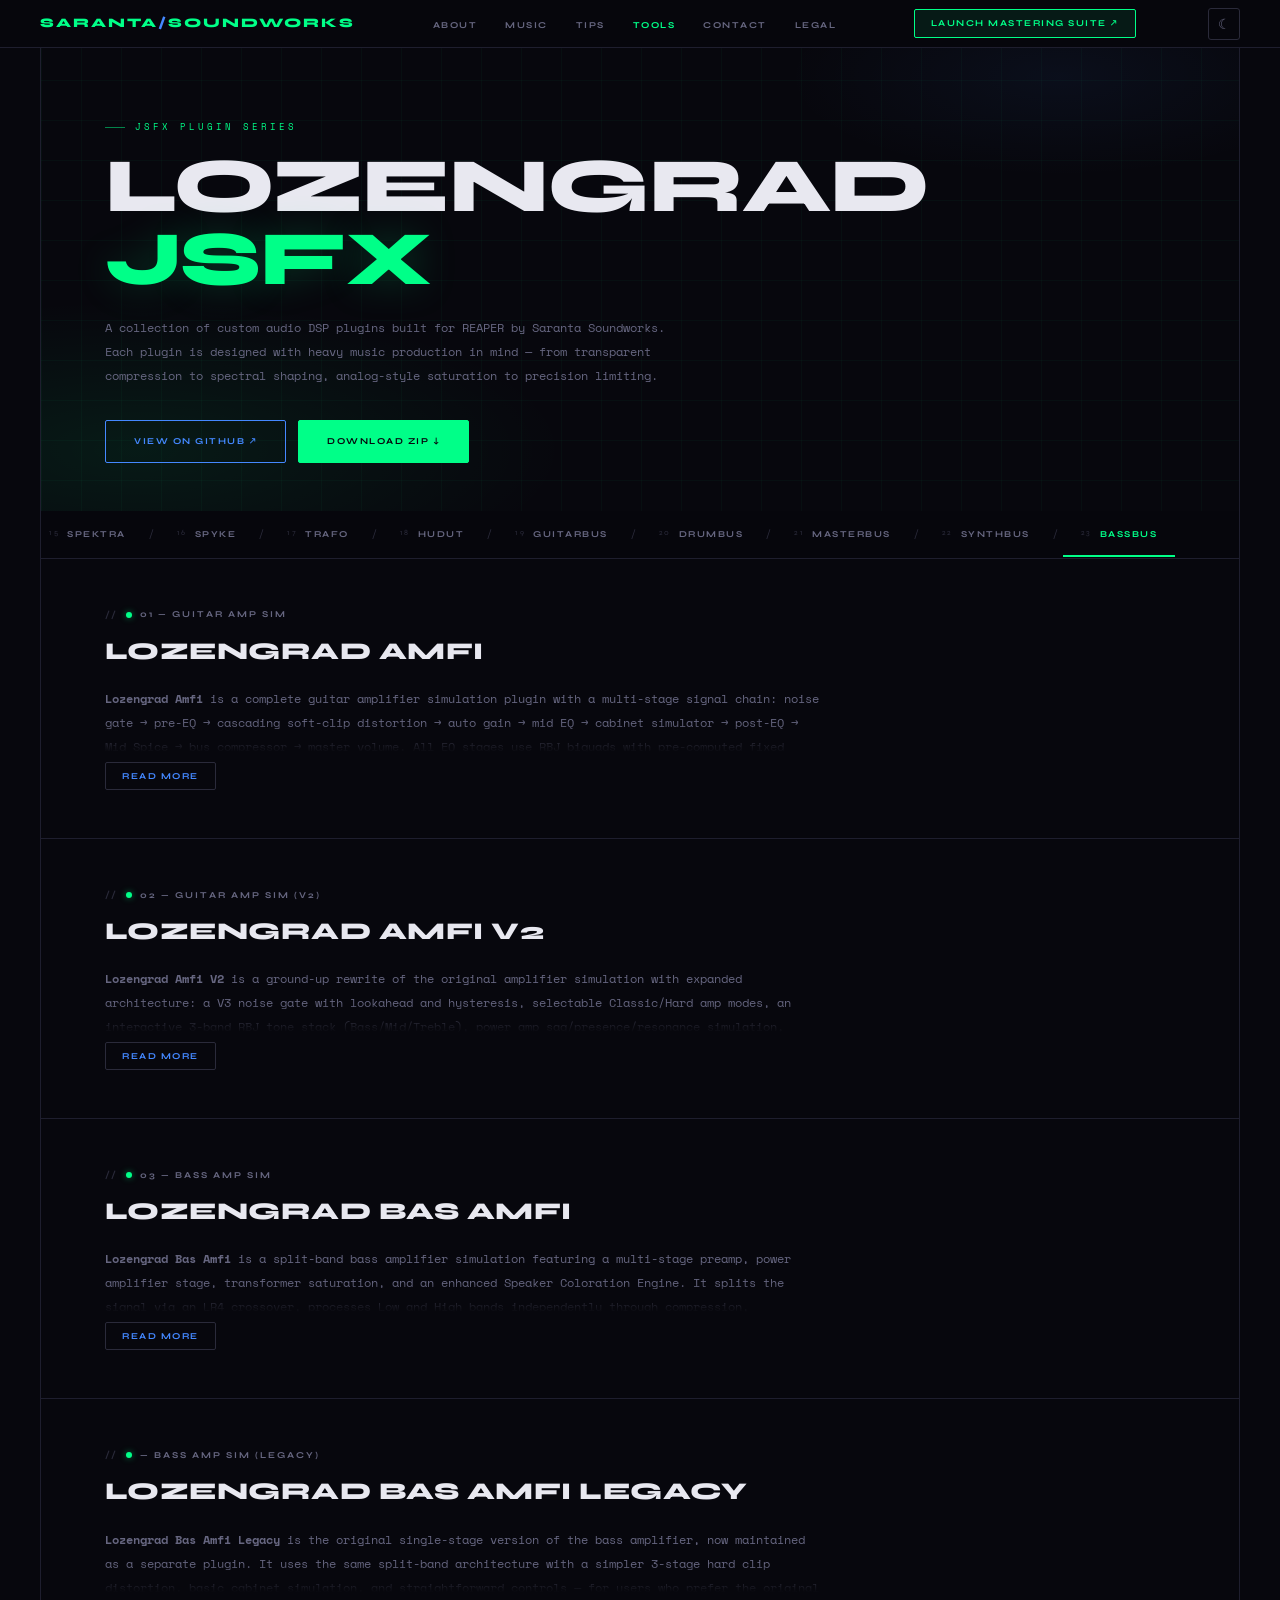
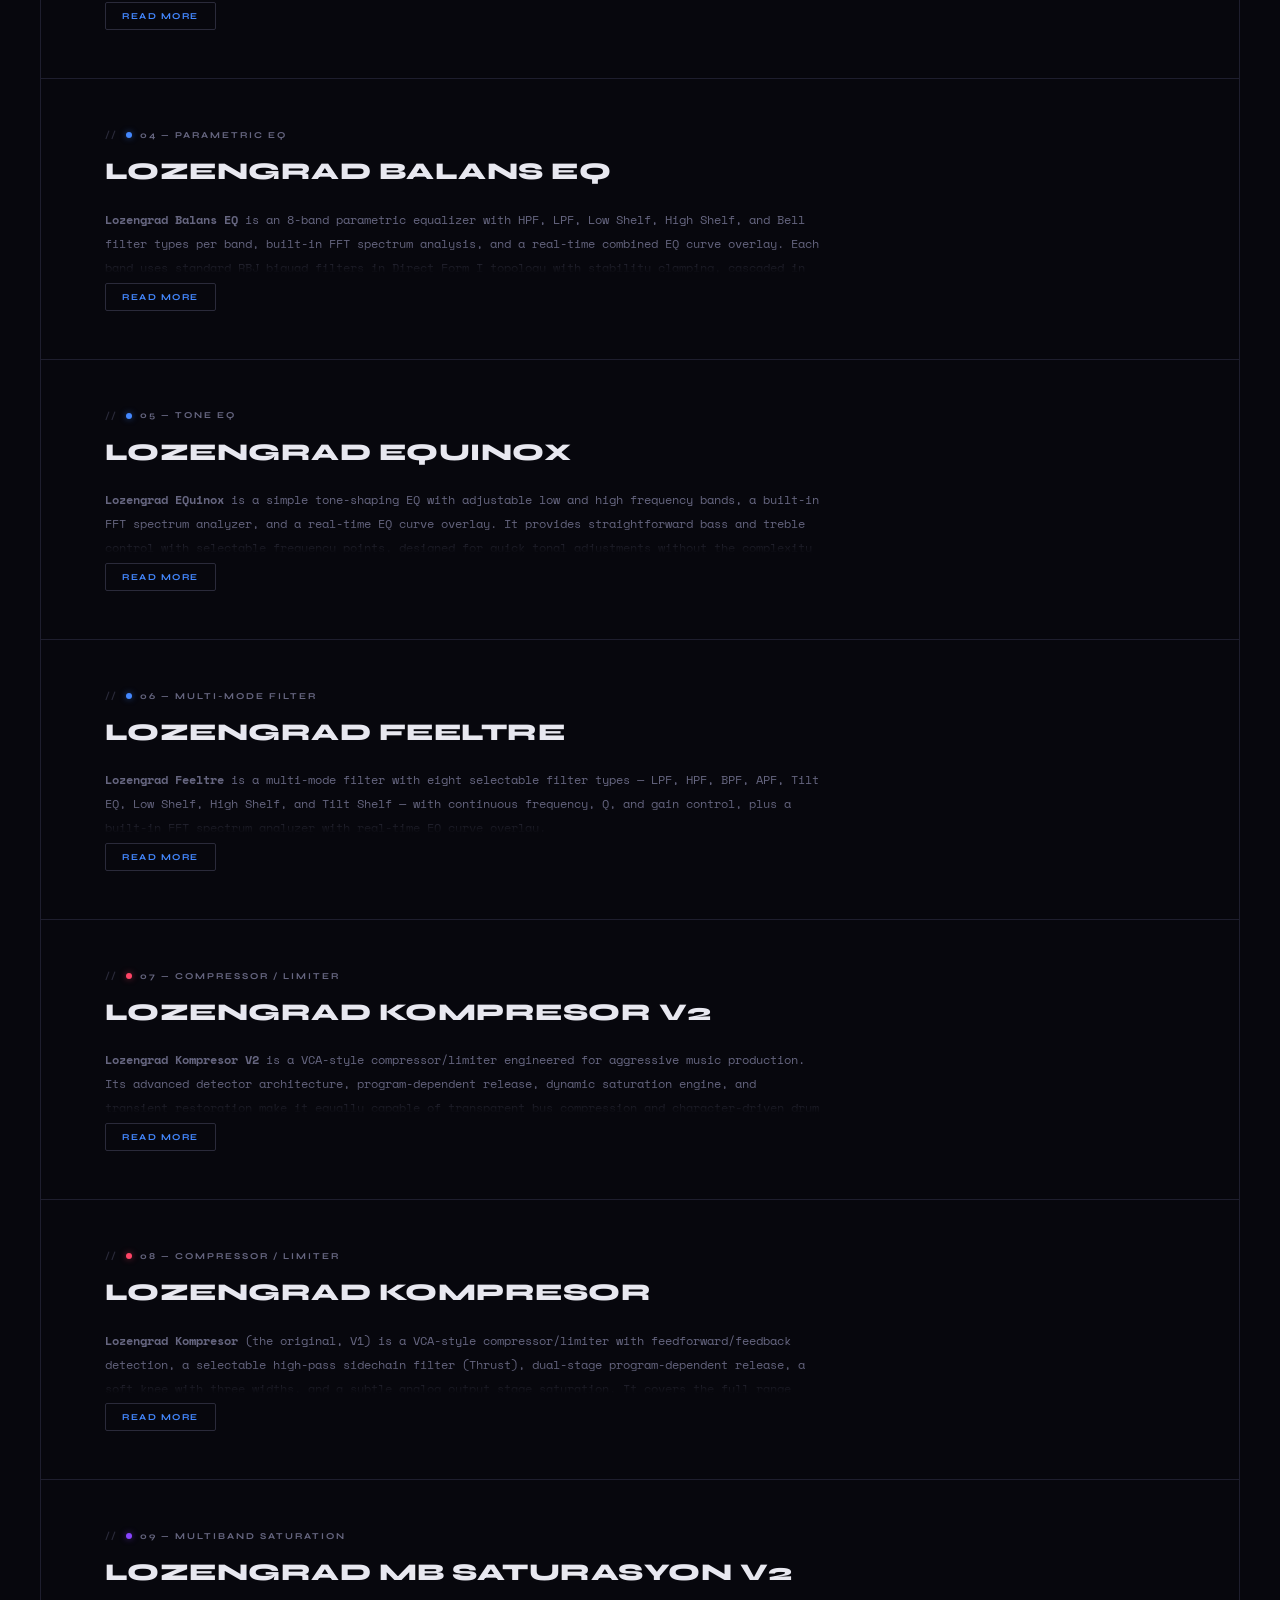
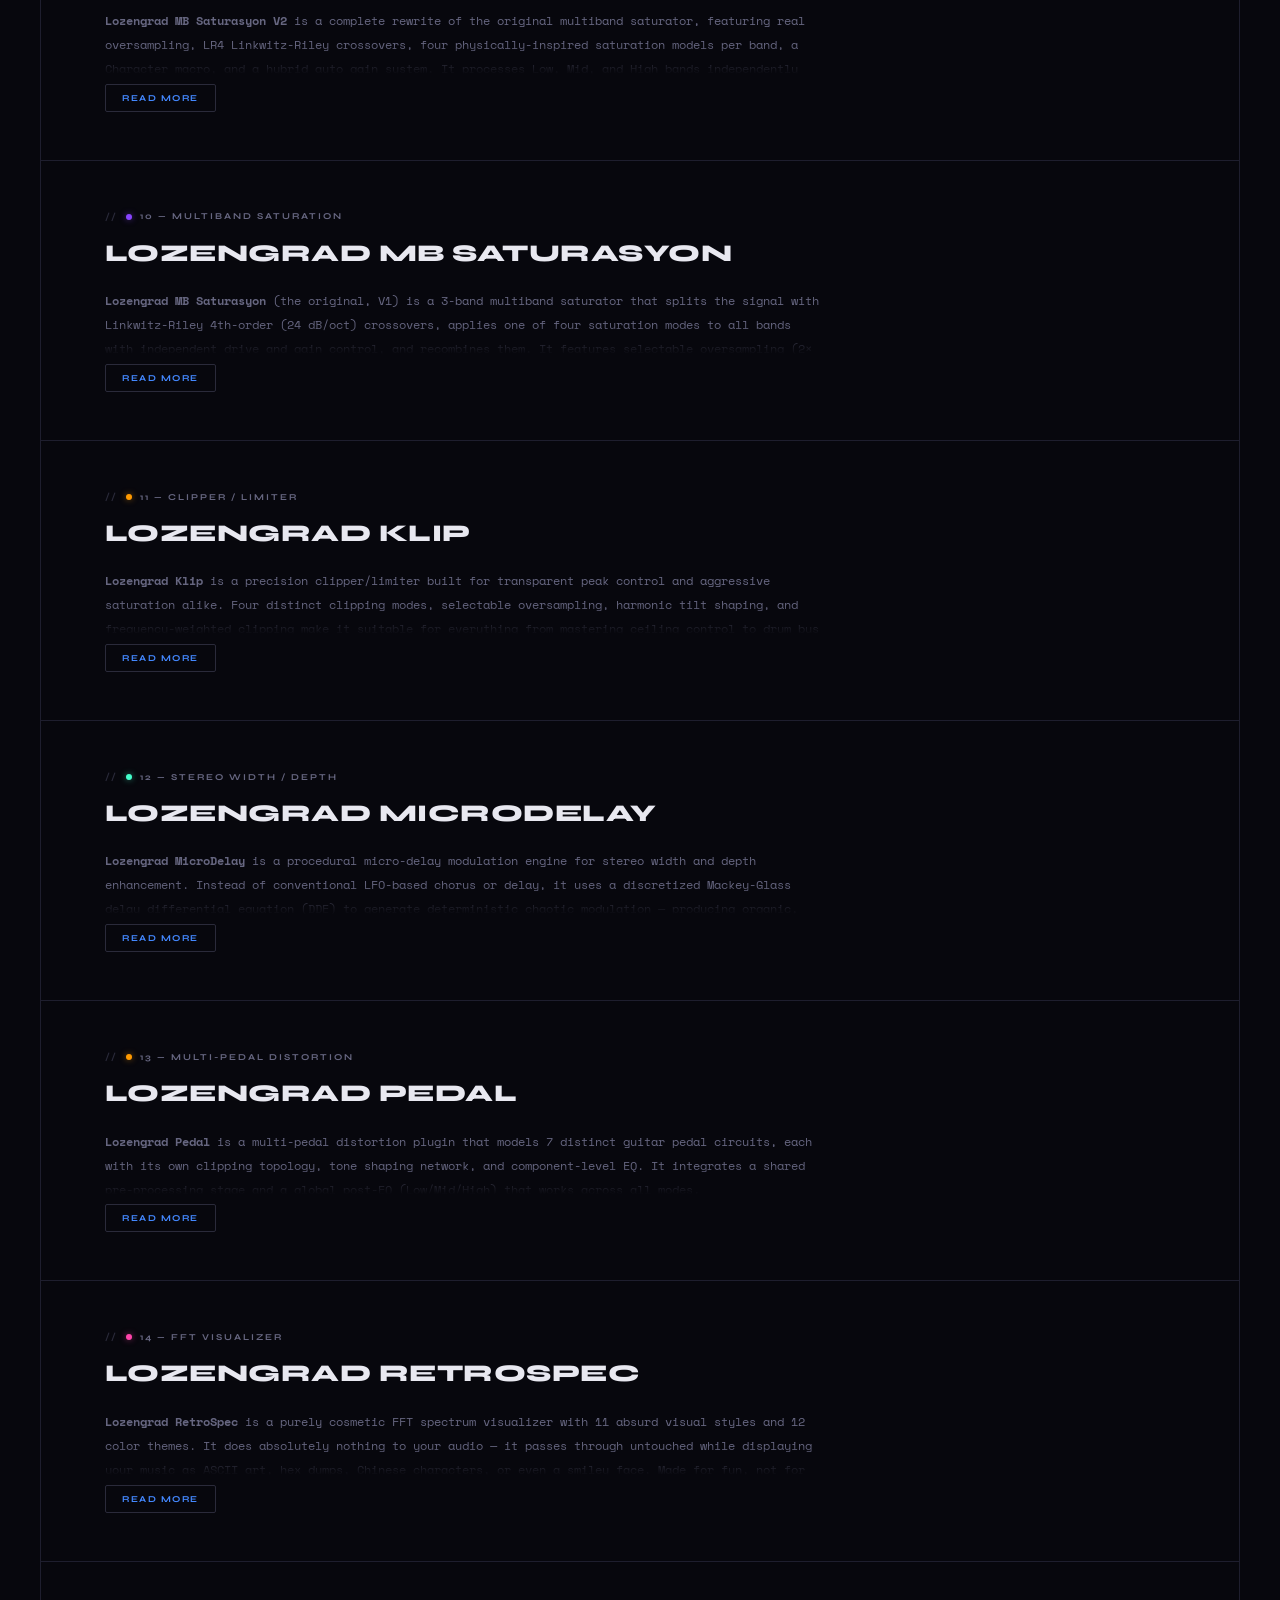
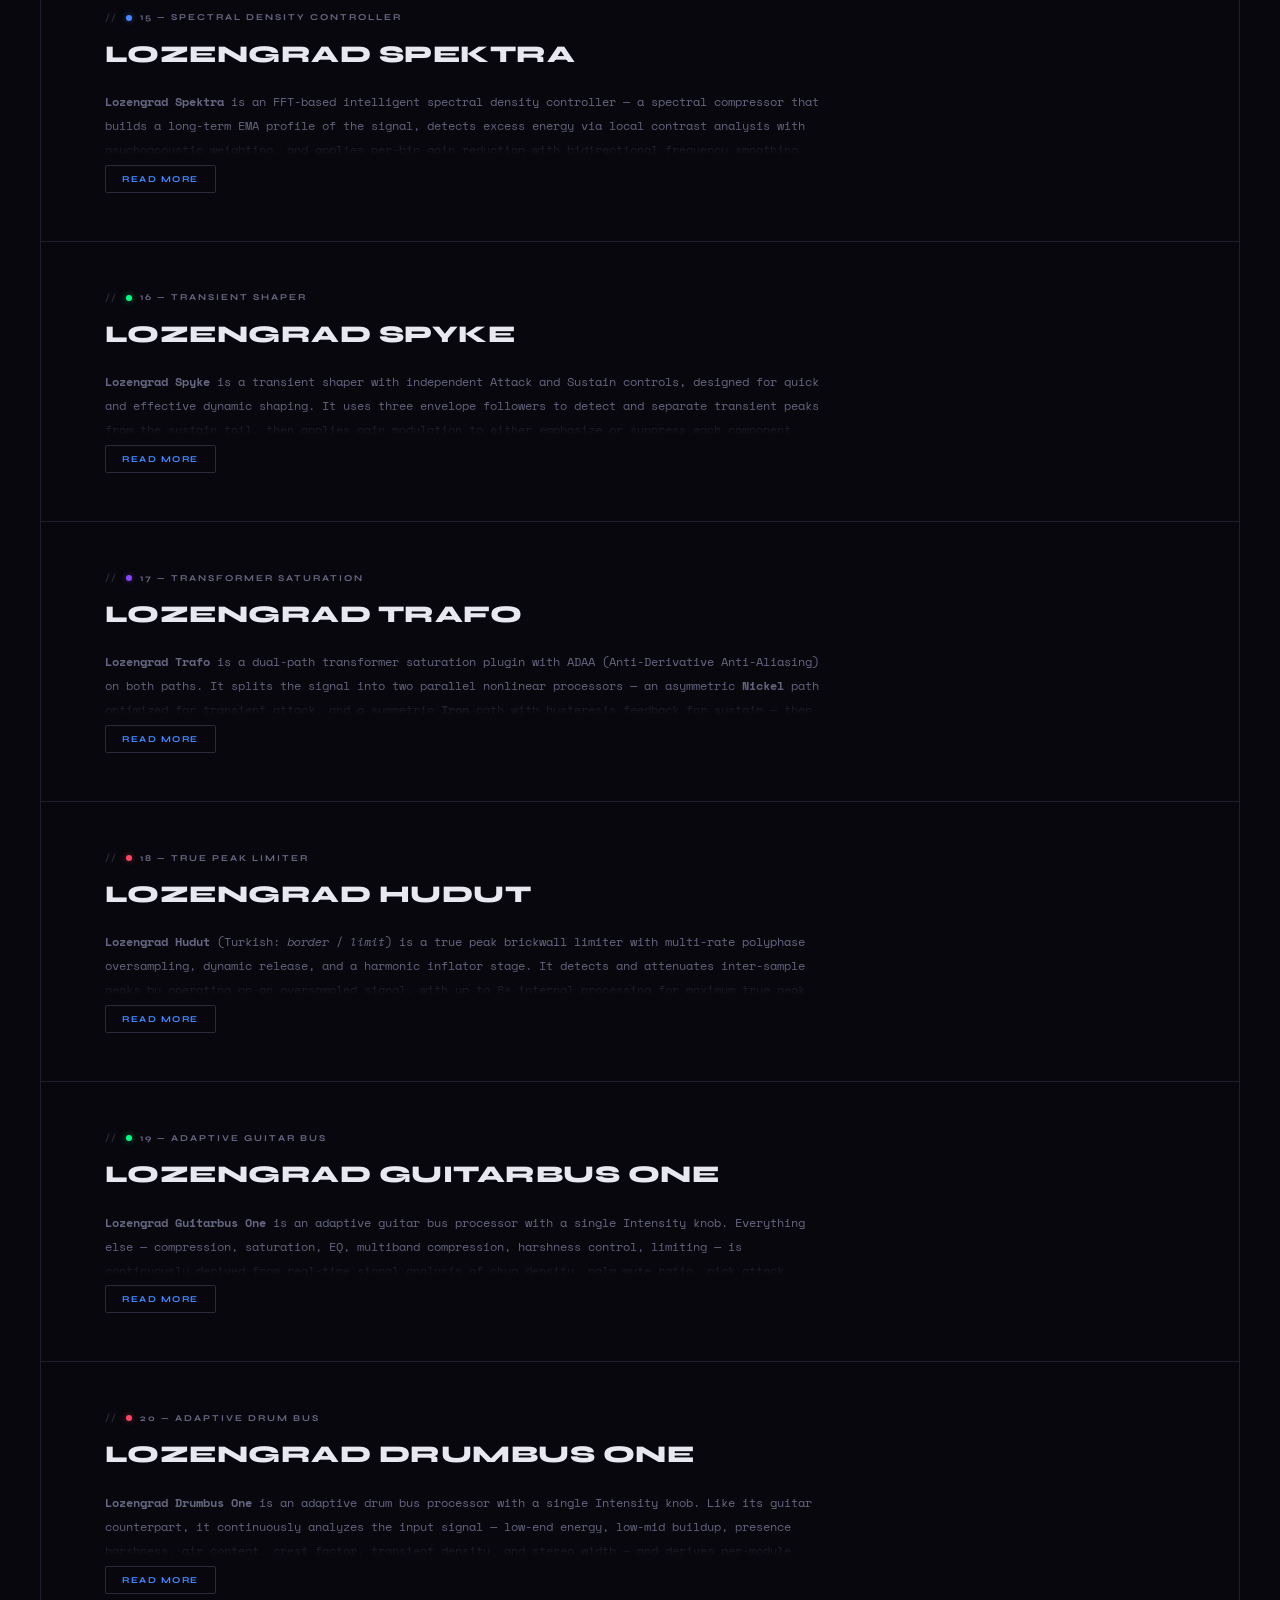
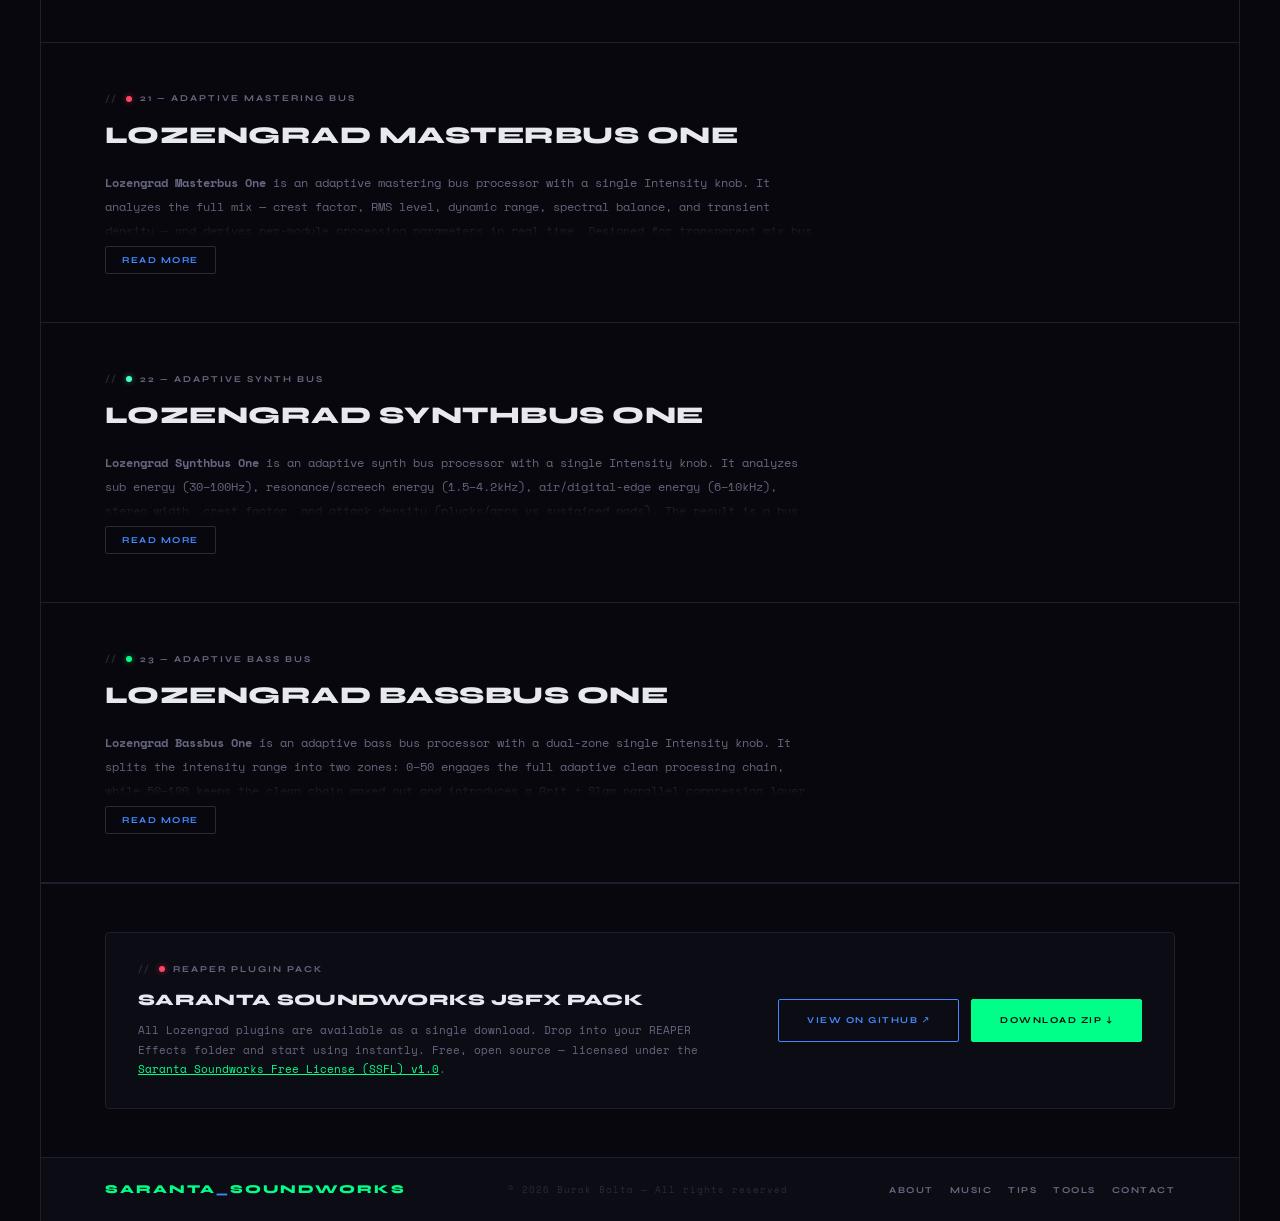
<file: lozengrad.html>
<!DOCTYPE html>
<html lang="en">
<head>
<meta charset="UTF-8">
<meta name="viewport" content="width=device-width, initial-scale=1.0">
<title>Lozengrad JSFX — Free REAPER Plugins by Saranta Soundworks</title>
<meta name="description" content="Lozengrad JSFX Plugin Series — Free, open-source audio DSP plugins for REAPER. Compressors, EQs, saturators, filters, metering tools and more by Saranta Soundworks.">
<meta name="keywords" content="JSFX, REAPER plugins, free audio plugins, compressor, EQ, saturator, clipper, limiter, reaper jsfx, lozengrad, saranta soundworks">
<meta name="author" content="Burak Balta — Saranta Soundworks">
<link rel="canonical" href="https://sarantasoundworks.com/lozengrad.html">

<!-- Open Graph -->
<meta property="og:type" content="website">
<meta property="og:url" content="https://sarantasoundworks.com/lozengrad.html">
<meta property="og:title" content="Lozengrad JSFX — Free REAPER Plugins by Saranta Soundworks">
<meta property="og:description" content="Free, open-source JSFX plugins for REAPER. Compressors, EQs, saturators, filters, metering and more. Built for heavy music production.">
<meta property="og:image" content="https://sarantasoundworks.com/og-image.jpg">
<meta property="og:site_name" content="Saranta Soundworks">

<!-- Twitter Card -->
<meta name="twitter:card" content="summary_large_image">
<meta name="twitter:title" content="Lozengrad JSFX — Free REAPER Plugins">
<meta name="twitter:description" content="Free, open-source JSFX plugins for REAPER. Compressors, EQs, saturators, filters, metering and more.">
<meta name="twitter:image" content="https://sarantasoundworks.com/og-image.jpg">

<link rel="preconnect" href="https://fonts.googleapis.com">
<link rel="preconnect" href="https://fonts.gstatic.com" crossorigin>
<link href="https://fonts.googleapis.com/css2?family=Space+Mono:ital,wght@0,400;0,700;1,400&family=Syne:wght@400;600;700;800&display=swap" rel="stylesheet">
<style>
*, *::before, *::after { box-sizing: border-box; margin: 0; padding: 0; }
:root {
  --bg:      #07070d;
  --bg2:     #0c0c14;
  --bg3:     #111118;
  --bg4:     #1a1a28;
  --border:  #1e1e2e;
  --border2: #2a2a3a;
  --accent:  #00ff88;
  --accent3: #4488ff;
  --accent4: #ff9900;
  --accent5: #ff4466;
  --text:    #e8e8f0;
  --dim:     #666680;
  --dim2:    #2a2a3a;
  --mono:    'Space Mono', monospace;
  --disp:    'Syne', sans-serif;
  --bg-rgb: 7,7,13;
  --accent-rgb: 0,255,136;
  --accent3-rgb: 68,136,255;
}
html[data-theme="light"] {
  --bg: #f5f5f7;
  --bg2: #ffffff;
  --bg3: #f0f0f2;
  --bg4: #e8e8ec;
  --border: #d8d8de;
  --border2: #c8c8d0;
  --accent: #00cc6a;
  --accent3: #3366cc;
  --accent4: #cc7a00;
  --accent5: #cc3355;
  --text: #1a1a2e;
  --dim: #555566;
  --dim2: #9999aa;
  --bg-rgb: 245,245,247;
  --accent-rgb: 0,180,100;
  --accent3-rgb: 51,102,204;
}
html { scroll-behavior: smooth; }
body {
  background: var(--bg);
  color: var(--text);
  font-family: var(--mono);
  font-size: 13px;
  line-height: 1.6;
  overflow-x: hidden;
  min-height: 100vh;
  display: flex;
  flex-direction: column;
  align-items: center;
}
.page-container {
  width: 100%;
  max-width: 1200px;
  margin: 0 auto;
  background: var(--bg);
  border-left: 1px solid var(--border);
  border-right: 1px solid var(--border);
  position: relative;
}
@media (max-width: 1200px) {
  .page-container { border: none; max-width: 100%; }
}
::-webkit-scrollbar { width: 3px; }
::-webkit-scrollbar-track { background: var(--bg2); }
::-webkit-scrollbar-thumb { background: var(--border2); }

/* NAV */
nav {
  position: fixed; top: 0; left: 0; right: 0; z-index: 200;
  display: flex; align-items: center; justify-content: space-between;
  padding: 0 40px; height: 48px;
  background: rgba(var(--bg-rgb),0.96);
  border-bottom: 1px solid var(--border);
  backdrop-filter: blur(8px);
}
.nav-logo { font-family: var(--disp); font-weight: 800; font-size: 13px; letter-spacing: 2px; color: var(--accent); text-transform: uppercase; text-decoration: none; }
.nav-logo em { color: var(--accent3); font-style: normal; }
.nav-links { display: flex; align-items: center; gap: 2px; list-style: none; }
.nav-links a {
  font-family: var(--disp); font-size: 9px; font-weight: 700; letter-spacing: 1.5px; text-transform: uppercase;
  color: var(--dim); text-decoration: none; padding: 5px 12px; border-radius: 2px; border: 1px solid transparent;
  transition: all 0.15s;
}
.nav-links a:hover { color: var(--text); border-color: var(--border2); background: var(--bg4); }
.nav-tool-btn {
  font-family: var(--disp); font-size: 9px; font-weight: 700; letter-spacing: 1.5px; text-transform: uppercase;
  background: rgba(var(--accent-rgb),0.08); border: 1px solid var(--accent); color: var(--accent);
  text-decoration: none; padding: 6px 16px; border-radius: 2px; transition: background 0.15s;
}
.nav-tool-btn:hover { background: rgba(var(--accent-rgb),0.18); }

/* HERO */
.hero {
  min-height: 28vh; display: flex; flex-direction: column; justify-content: flex-start;
  padding: 120px 64px 48px; position: relative; overflow: hidden;
}
.grid-bg {
  position: absolute; inset: 0; pointer-events: none;
  background-image:
    linear-gradient(rgba(var(--accent-rgb),0.03) 1px, transparent 1px),
    linear-gradient(90deg, rgba(var(--accent-rgb),0.03) 1px, transparent 1px);
  background-size: 40px 40px;
}
.grid-bg::after {
  content: ''; position: absolute; inset: 0;
  background:
    radial-gradient(ellipse 55% 45% at 8% 88%, rgba(var(--accent-rgb),0.08) 0%, transparent 65%),
    radial-gradient(ellipse 35% 30% at 85% 15%, rgba(var(--accent3-rgb),0.06) 0%, transparent 65%);
}
html[data-theme="light"] .grid-bg {
  background-image:
    linear-gradient(rgba(var(--accent-rgb),0.06) 1px, transparent 1px),
    linear-gradient(90deg, rgba(var(--accent-rgb),0.06) 1px, transparent 1px);
}
html[data-theme="light"] .grid-bg::after {
  background:
    radial-gradient(ellipse 55% 45% at 8% 88%, rgba(var(--accent-rgb),0.12) 0%, transparent 65%),
    radial-gradient(ellipse 35% 30% at 85% 15%, rgba(var(--accent3-rgb),0.08) 0%, transparent 65%);
}
.hero-eyebrow {
  position: relative; display: flex; align-items: center; gap: 10px;
  font-size: 9px; letter-spacing: 3px; text-transform: uppercase; color: var(--accent); margin-bottom: 16px;
}
.hero-eyebrow::before { content: ''; width: 20px; height: 1px; background: var(--accent); opacity: 0.5; }
.hero-title {
  font-family: var(--disp); font-size: clamp(36px, 6vw, 80px); font-weight: 800;
  line-height: 0.95; letter-spacing: -0.02em; text-transform: uppercase; color: var(--text);
  position: relative; margin-bottom: 20px;
}
.hero-title .hl { color: var(--accent); text-shadow: 0 0 40px rgba(var(--accent-rgb),0.2); }
.hero-sub { max-width: 560px; color: var(--dim); font-size: 12px; line-height: 2; position: relative; margin-bottom: 32px; }
.hero-actions { display: flex; gap: 12px; position: relative; flex-wrap: wrap; align-items: center; }

/* BUTTONS */
.btn { font-family: var(--disp); font-size: 9px; font-weight: 700; letter-spacing: 1.5px; text-transform: uppercase; padding: 13px 28px; border-radius: 2px; cursor: pointer; text-decoration: none; display: inline-block; border: 1px solid; transition: all 0.15s; }
.btn-primary { background: var(--accent); border-color: var(--accent); color: #07070d; }
.btn-primary:hover { filter: brightness(1.15); transform: translateY(-1px); }
.btn-ghost { background: transparent; border-color: var(--border2); color: var(--dim); }
.btn-ghost:hover { border-color: var(--dim); color: var(--text); }
.btn-external { background: transparent; border-color: var(--accent3); color: var(--accent3); }
.btn-external:hover { background: rgba(var(--accent3-rgb),0.12); border-color: var(--accent3); transform: translateY(-1px); }

/* SECTION TOPBAR */
.section-topbar {
  position: sticky; top: 48px; z-index: 100;
  background: rgba(var(--bg-rgb),0.97); border-bottom: 1px solid var(--border);
  backdrop-filter: blur(8px);
  display: flex; align-items: center; gap: 0;
  padding: 0 64px;
  overflow-x: auto;
}
.section-topbar::-webkit-scrollbar { display: none; }
.topbar-item {
  font-family: var(--disp); font-size: 9px; font-weight: 700; letter-spacing: 1.5px;
  text-transform: uppercase; color: var(--dim); text-decoration: none;
  padding: 14px 18px; border-bottom: 2px solid transparent;
  transition: all 0.15s; white-space: nowrap; display: flex; align-items: center; gap: 8px;
}
.topbar-item:hover { color: var(--text); border-bottom-color: var(--border2); }
.topbar-item.active { color: var(--accent); border-bottom-color: var(--accent); }
.topbar-item .tb-num { font-size: 8px; color: var(--dim2); font-weight: 400; }
.topbar-sep { color: var(--dim2); font-size: 11px; flex-shrink: 0; padding: 0 4px; }

/* PLUGIN SECTIONS */
.plugins-section { padding: 40px 64px 80px; position: relative; z-index: 1; }
.plugins-section:nth-child(odd) { background: var(--bg); }
.plugins-section:nth-child(even) { background: var(--bg2); }

.sec-eyebrow { font-size: 9px; letter-spacing: 3px; text-transform: uppercase; color: var(--accent); margin-bottom: 6px; display: flex; align-items: center; gap: 8px; }
.sec-eyebrow::after { content: ''; width: 16px; height: 1px; background: var(--accent); opacity: 0.5; }
.sec-title { font-family: var(--disp); font-size: clamp(22px, 3vw, 36px); font-weight: 800; text-transform: uppercase; letter-spacing: -0.01em; color: var(--text); margin-bottom: 40px; line-height: 1.05; }

.plugin-section {
  padding: 48px 64px;
  border-bottom: 1px solid var(--border);
}
.plugin-section:last-of-type { border-bottom: none; }
.plugin-badge {
  font-family: var(--disp); font-size: 9px; font-weight: 700; letter-spacing: 2px; text-transform: uppercase;
  color: var(--dim); display: flex; align-items: center; gap: 8px; margin-bottom: 10px;
}
.plugin-badge::before { content: '//'; color: var(--dim2); font-size: 10px; }
.plugin-dot {
  width: 6px; height: 6px; border-radius: 50%; flex-shrink: 0;
}
.dot-green { background: var(--accent); box-shadow: 0 0 6px rgba(var(--accent-rgb),0.5); }
.dot-blue { background: var(--accent3); box-shadow: 0 0 6px rgba(var(--accent3-rgb),0.5); }
.dot-red { background: var(--accent5); box-shadow: 0 0 6px rgba(255,68,102,0.5); }
.dot-orange { background: var(--accent4); box-shadow: 0 0 6px rgba(255,153,0,0.5); }
.dot-purple { background: #8844ff; box-shadow: 0 0 6px rgba(136,68,255,0.5); }
.dot-cyan { background: #44ffcc; box-shadow: 0 0 6px rgba(68,255,204,0.5); }
.dot-pink { background: #ff44aa; box-shadow: 0 0 6px rgba(255,68,170,0.5); }
.plugin-name {
  font-family: var(--disp); font-size: 24px; font-weight: 800;
  letter-spacing: 0.02em; text-transform: uppercase; margin-bottom: 16px;
}
.plugin-desc {
  font-size: 12px; color: var(--dim); line-height: 2; max-width: 720px;
  max-height: 5.4em; overflow: hidden; position: relative;
  transition: max-height 0.4s ease;
}
.plugin-desc.expanded { max-height: none; }
.plugin-desc::after {
  content: ''; position: absolute; bottom: 0; left: 0; right: 0;
  height: 2.4em;
  background: linear-gradient(transparent 0%, var(--bg) 100%);
  pointer-events: none; transition: opacity 0.3s ease;
}
html[data-theme="light"] .plugin-desc::after {
  background: linear-gradient(transparent 0%, var(--bg) 100%);
}
.plugin-desc.expanded::after { opacity: 0; }
.plugin-expand-btn {
  font-family: var(--disp); font-size: 9px; font-weight: 700; letter-spacing: 1.5px;
  text-transform: uppercase; background: transparent; border: 1px solid var(--border2);
  color: var(--accent3); cursor: pointer; padding: 8px 16px; border-radius: 2px;
  margin-top: 10px; transition: all 0.15s; display: inline-block;
}
.plugin-expand-btn:hover { background: rgba(var(--accent3-rgb),0.1); border-color: var(--accent3); }

/* BANNER */
.jsfx-banner {
  max-width: 1200px;
  margin: 0 auto 48px;
  padding: 28px 32px;
  background: var(--bg2);
  border: 1px solid var(--border);
  border-radius: 4px;
  display: flex;
  align-items: center;
  justify-content: space-between;
  gap: 32px;
  flex-wrap: wrap;
}
.jsfx-banner:hover { border-color: var(--accent3); }
.jsfx-left { flex: 1; min-width: 240px; }
.jsfx-title {
  font-family: var(--disp); font-size: 16px; font-weight: 800;
  text-transform: uppercase; letter-spacing: 0.02em; margin-bottom: 8px;
}
.jsfx-desc { font-size: 11px; color: var(--dim); line-height: 1.8; max-width: 560px; }
.jsfx-right { display: flex; align-items: center; gap: 12px; flex-shrink: 0; }

/* FOOTER */
footer {
  padding: 22px 64px; border-top: 1px solid var(--border);
  background: var(--bg2); display: flex; align-items: center; justify-content: space-between;
  gap: 20px; flex-wrap: wrap;
}
.foot-logo { font-family: var(--disp); font-weight: 800; font-size: 12px; letter-spacing: 2px; text-transform: uppercase; color: var(--accent); }
.foot-logo em { color: var(--accent3); font-style: normal; }
.foot-copy { font-size: 9px; color: var(--dim2); letter-spacing: 1px; }
.foot-links { display: flex; gap: 16px; }
.foot-links a { font-family: var(--disp); font-size: 9px; font-weight: 700; letter-spacing: 1.5px; text-transform: uppercase; color: var(--dim); text-decoration: none; transition: color 0.15s; }
.foot-links a:hover { color: var(--accent); }

/* HAMBURGER */
.hamburger { display: none; flex-direction: column; gap: 5px; cursor: pointer; padding: 4px; background: none; border: none; }
.hamburger span { display: block; width: 22px; height: 1.5px; background: var(--dim); transition: all 0.2s; }
.hamburger.open span:nth-child(1) { transform: translateY(6.5px) rotate(45deg); background: var(--accent); }
.hamburger.open span:nth-child(2) { opacity: 0; }
.hamburger.open span:nth-child(3) { transform: translateY(-6.5px) rotate(-45deg); background: var(--accent); }
.mobile-menu {
  display: none; position: fixed; top: 48px; left: 0; right: 0;
  background: rgba(var(--bg-rgb),0.98); border-bottom: 1px solid var(--border);
  backdrop-filter: blur(8px); z-index: 199; padding: 16px 24px;
  flex-direction: column; gap: 4px;
}
.mobile-menu.open { display: flex; }
.mobile-menu a {
  font-family: var(--disp); font-size: 11px; font-weight: 700; letter-spacing: 1.5px;
  text-transform: uppercase; color: var(--dim); text-decoration: none;
  padding: 10px 0; border-bottom: 1px solid var(--border); transition: color 0.15s;
}
.mobile-menu a:last-child { border-bottom: none; color: var(--accent); }
.mobile-menu a:hover { color: var(--text); }

/* THEME TOGGLE */
.theme-toggle {
  display: flex; align-items: center; justify-content: center;
  width: 32px; height: 32px; border-radius: 3px;
  background: transparent; border: 1px solid var(--border2);
  color: var(--dim); cursor: pointer; font-size: 14px; line-height: 1;
  transition: all 0.15s; padding: 0; margin-left: 8px;
}
.theme-toggle:hover { border-color: var(--accent); color: var(--accent); }
.theme-icon-light { display: none; }
.theme-icon-dark { display: inline; }
html[data-theme="light"] .theme-icon-light { display: inline; }
html[data-theme="light"] .theme-icon-dark { display: none; }

@media (max-width: 900px) {
  nav { padding: 0 20px; }
  .nav-links { display: none; }
  .hero { padding: 100px 24px 36px; }
  .plugins-section { padding: 24px 24px 60px; }
  .jsfx-banner { padding: 24px; margin-bottom: 36px; }
  footer { padding: 24px; flex-direction: column; gap: 12px; }
  .hamburger { display: flex; }
  .theme-toggle { margin-left: auto; margin-right: 8px; }
  .stats-bar { padding: 16px 20px; gap: 20px; }
}

@media (max-width: 600px) {
  .hero-title { font-size: 2.2rem; }
}
</style>
</head>
<body>

<div class="page-container">

<nav>
  <a href="index.html" class="nav-logo">Saranta<em>/</em>Soundworks</a>
  <ul class="nav-links">
    <li><a href="index.html#about">About</a></li>
    <li><a href="index.html#music">Music</a></li>
    <li><a href="tips.html">Tips</a></li>
    <li><a href="tools.html" style="color:var(--accent);">Tools</a></li>
    <li><a href="index.html#contact">Contact</a></li>
    <li><a href="legal.html">Legal</a></li>
  </ul>
  <a href="mastering-suite.html" class="nav-tool-btn nav-tool-desktop">Launch Mastering Suite ↗</a>
  <button class="theme-toggle" id="themeToggle" aria-label="Toggle theme" title="Toggle light/dark mode">
    <span class="theme-icon-light">☀</span>
    <span class="theme-icon-dark">☾</span>
  </button>
  <button class="hamburger" id="hamburger" aria-label="Menu">
    <span></span><span></span><span></span>
  </button>
</nav>
<div class="mobile-menu" id="mobileMenu">
  <a href="index.html#about" onclick="closeMobile()">About</a>
  <a href="index.html#music" onclick="closeMobile()">Music</a>
  <a href="tips.html">Tips</a>
  <a href="tools.html" style="color:var(--accent);">Tools</a>
  <a href="index.html#contact" onclick="closeMobile()">Contact</a>
  <a href="legal.html">Legal</a>
  <a href="mastering-suite.html">Launch Mastering Suite ↗</a>
</div>

<!-- HERO -->
<section class="hero" id="home">
  <div class="grid-bg"></div>
  <div class="hero-eyebrow">JSFX Plugin Series</div>
  <h1 class="hero-title">
    Lozengrad<br>
    <span class="hl">JSFX</span>
  </h1>
  <p class="hero-sub">
    A collection of custom audio DSP plugins built for REAPER by Saranta Soundworks. Each plugin is designed with heavy music production in mind — from transparent compression to spectral shaping, analog-style saturation to precision limiting.
  </p>
  <div class="hero-actions">
    <a href="https://github.com/sarantasoundworks/Saranta-Soundworks-JSFX-Pack" target="_blank" rel="noopener noreferrer" class="btn btn-external">View on GitHub ↗</a>
    <a href="https://github.com/sarantasoundworks/Saranta-Soundworks-JSFX-Pack/archive/refs/heads/main.zip" target="_blank" rel="noopener noreferrer" class="btn btn-primary">Download ZIP ↓</a>
  </div>
</section>

<!-- SECTION TOPBAR -->
<nav class="section-topbar" id="plugin-topbar">
  <a href="#amfi" class="topbar-item"><span class="tb-num">01</span> Amfi</a>
  <span class="topbar-sep">/</span>
  <a href="#amfi-v2" class="topbar-item"><span class="tb-num">02</span> Amfi V2</a>
  <span class="topbar-sep">/</span>
  <a href="#bas-amfi" class="topbar-item"><span class="tb-num">03</span> Bas Amfi</a>
  <span class="topbar-sep">/</span>
  <a href="#bas-amfi-legacy" class="topbar-item">Legacy</a>
  <span class="topbar-sep">/</span>
  <a href="#balans-eq" class="topbar-item"><span class="tb-num">04</span> Balans EQ</a>
  <span class="topbar-sep">/</span>
  <a href="#equinox" class="topbar-item"><span class="tb-num">05</span> EQuinox</a>
  <span class="topbar-sep">/</span>
  <a href="#feeltre" class="topbar-item"><span class="tb-num">06</span> Feeltre</a>
  <span class="topbar-sep">/</span>
  <a href="#kompresor-v2" class="topbar-item"><span class="tb-num">07</span> Kompresor V2</a>
  <span class="topbar-sep">/</span>
  <a href="#kompresor" class="topbar-item"><span class="tb-num">08</span> Kompresor</a>
  <span class="topbar-sep">/</span>
  <a href="#mb-saturasyon-v2" class="topbar-item"><span class="tb-num">09</span> MB Sat V2</a>
  <span class="topbar-sep">/</span>
  <a href="#mb-saturasyon" class="topbar-item"><span class="tb-num">10</span> MB Sat</a>
  <span class="topbar-sep">/</span>
  <a href="#klip" class="topbar-item"><span class="tb-num">11</span> Klip</a>
  <span class="topbar-sep">/</span>
  <a href="#microdelay" class="topbar-item"><span class="tb-num">12</span> MicroDelay</a>
  <span class="topbar-sep">/</span>
  <a href="#pedal" class="topbar-item"><span class="tb-num">13</span> Pedal</a>
  <span class="topbar-sep">/</span>
  <a href="#retrospec" class="topbar-item"><span class="tb-num">14</span> RetroSpec</a>
  <span class="topbar-sep">/</span>
  <a href="#spektra" class="topbar-item"><span class="tb-num">15</span> Spektra</a>
  <span class="topbar-sep">/</span>
  <a href="#spyke" class="topbar-item"><span class="tb-num">16</span> Spyke</a>
  <span class="topbar-sep">/</span>
  <a href="#trafo" class="topbar-item"><span class="tb-num">17</span> Trafo</a>
  <span class="topbar-sep">/</span>
  <a href="#hudut" class="topbar-item"><span class="tb-num">18</span> Hudut</a>
  <span class="topbar-sep">/</span>
  <a href="#guitarbus" class="topbar-item"><span class="tb-num">19</span> Guitarbus</a>
  <span class="topbar-sep">/</span>
  <a href="#drumbus" class="topbar-item"><span class="tb-num">20</span> Drumbus</a>
  <span class="topbar-sep">/</span>
  <a href="#masterbus" class="topbar-item"><span class="tb-num">21</span> Masterbus</a>
  <span class="topbar-sep">/</span>
  <a href="#synthbus" class="topbar-item"><span class="tb-num">22</span> Synthbus</a>
  <span class="topbar-sep">/</span>
  <a href="#bassbus" class="topbar-item"><span class="tb-num">23</span> Bassbus</a>
</nav>

<!-- PLUGINS -->
<section class="plugin-section" id="amfi">
  <div class="plugin-badge"><span class="plugin-dot dot-green"></span>01 — Guitar Amp Sim</div>
  <div class="plugin-name">Lozengrad Amfi</div>
  <div class="plugin-desc">
    <p><strong>Lozengrad Amfi</strong> is a complete guitar amplifier simulation plugin with a multi-stage signal chain: noise gate → pre-EQ → cascading soft-clip distortion → auto gain → mid EQ → cabinet simulator → post-EQ → Mid Spice → bus compressor → master volume. All EQ stages use RBJ biquads with pre-computed fixed coefficients.</p>

    <p><strong>Noise Gate (slider1, slider2):</strong> An envelope follower with 2 ms attack, 75 ms release, and 15 ms hold time. When the input level drops below the gate threshold (−40 to 0 dB), the gate closes smoothly, muting the input before the gain stage. Placed before Input Gain to prevent noise amplification.</p>

    <p><strong>Pre-EQ (fixed):</strong> A fixed analog-style shaping network before the distortion stage, designed to tighten the sound and prevent low-end muddiness. Consists of 4 cascaded HPF biquads at 95 Hz (Q=0.4), a peaking notch at 95 Hz (−4.2 dB, Q=0.11), a low-shelf at 108 Hz (−7 dB, Q=2.1), narrow peaks at 291 Hz (+1 dB, Q=0.75) and 120 Hz (+4.5 dB, Q=0.7), a wide presence peak at 2000 Hz (+13 dB, Q=0.2), and an LPF at 2026 Hz (Q=0.75).</p>

    <p><strong>Amp / Distortion (slider4):</strong> Three-stage cascading hard clipping with progressive gain staging. Signal is multiplied by <code>3 × drive</code>, clipped to ±1, scaled by ×2.5, clipped again, scaled by ×2, and clipped a third time. This creates a saturation curve that transitions from clean to overdriven to fully distorted as Drive increases (0–24 dB).</p>

    <p><strong>Auto Gain:</strong> An envelope follower with a 90% smoothing factor normalizes the post-distortion level using <code>auto_gain = 1 / (envelope + 0.1)</code>, then scales by 0.5 for a consistent output level across different drive settings.</p>

    <p><strong>Mid EQ (fixed):</strong> A fixed EQ placed between the distortion and cabinet stages, shaping the overall midrange character. Includes a 60 Hz HPF (Q=0.71), a low-shelf at 120 Hz (+6 dB, Q=1.3), peaks at 90.5 Hz (+6 dB, Q=0.6), 364 Hz (+1.3 dB, Q=0.6), 850 Hz (−3 dB, Q=0.35), 1320 Hz (+1.5 dB, Q=0.75), and 7400 Hz (+1.2 dB, Q=0.75). Scaled by 0.7079 after processing.</p>

    <p><strong>Cabinet Simulators (slider9):</strong> Three cabinet impulse response models built entirely from cascaded biquad filters. <strong>Cab1</strong> models a modern high-gain 4×12" with 4 cascaded HPFs at 65 Hz (Q=0.7), a subtle low-end bump at 98 Hz (+1.5 dB), deep mid scoop at 492 Hz (−6 dB) and 552 Hz (−5.5 dB), presence peaks at 1515 Hz (+3 dB) and 2592 Hz (+1.3 dB), wide cuts at 2446 Hz (−3 dB, Q=6.7) and 3390 Hz (−1.6 dB, Q=5.2), and dual LPFs at 6000 Hz (Q=0.7). Output gain: +1.3335. <strong>Cab2</strong> models a vintage open-back 2×12" with 3 HPFs at 107 Hz (Q=0.83), a low-shelf at 428 Hz (+6 dB), and broad peaks at 224 Hz (+1 dB, Q=1.4), 635 Hz (+5.4 dB, Q=2.2), 1658 Hz (+5.7 dB, Q=2.2), 3840 Hz (+5.7 dB, Q=1.8), and 8500 Hz (+6 dB, Q=3.0), with dual LPFs at 5350 Hz (Q=0.8). Output gain: 0.6683. <strong>Cab3</strong> models a closed-back 1×12" with 2 HPFs at 75 Hz (Q=0.7), a complex midrange with peaks at 173 Hz (+2 dB), 245 Hz (+4.5 dB, Q=0.3 — sharp), 1864 Hz (+3.5 dB), 3200 Hz (+3 dB), and cuts at 354 Hz (−2 dB), 581 Hz (−6 dB, Q=5.8), 2800 Hz (−2.5 dB, Q=9.9), 6500 Hz (−5.8 dB, Q=11.9), and 11000 Hz (−3.8 dB, Q=11.0), plus dual LPFs at 5500 Hz (Q=0.7). Output gain: 0.7943.</p>

    <p><strong>Post-EQ (slider5, slider6, slider7):</strong> A 3-band tone stack after the cabinet: low-shelf at 100 Hz (Q=0.707), peaking at 500 Hz (Q=1.0), and high-shelf at 3200 Hz (Q=0.707), each with ±9 dB gain range. Coefficients are recomputed on every slider change for the selected Low/Mid/High values.</p>

    <p><strong>Mid Spice (slider10):</strong> A parallel saturation processor that applies a bandpass filter at 500 Hz (Q=0.8), drives the filtered signal with 0–24 dB of gain, applies soft clipping via the cubic Taylor approximation <code>x − x³/6</code> (modeling the first term of a sine wave clipping characteristic), and blends the saturated mid band back into the dry signal. An output gain compensator <code>1 / (1 + (drive − 1) · 0.5)</code> prevents level jump.</p>

    <p><strong>Bus Compressor (slider11, slider12, slider13):</strong> A feedback bus compressor at the end of the chain. Uses RMS detection (10 ms window) with a soft knee (6 dB), 4:1 ratio, 10 ms attack, and 100 ms release. Slider13 displays the metered gain reduction in dB (read-only). When disabled, the compressor is fully bypassed with unity gain.</p>

    <p><strong>Master Volume (slider8):</strong> Final output level with −24 to +24 dB range, scaled by 0.355 to prevent digital clipping through the full signal chain.</p>
  </div>
</section>

<section class="plugin-section" id="amfi-v2">
  <div class="plugin-badge"><span class="plugin-dot dot-green"></span>02 — Guitar Amp Sim (V2)</div>
  <div class="plugin-name">Lozengrad Amfi V2</div>
  <div class="plugin-desc">
    <p><strong>Lozengrad Amfi V2</strong> is a ground-up rewrite of the original amplifier simulation with expanded architecture: a V3 noise gate with lookahead and hysteresis, selectable Classic/Hard amp modes, an interactive 3-band RBJ tone stack (Bass/Mid/Treble), power amp sag/presence/resonance simulation, bright cap, transient enhancer, and harmonic exciter. The signal chain has been restructured: V3 noise gate &rarr; input gain &rarr; pre-EQ &rarr; amp mode &rarr; bright cap &rarr; tone stack &rarr; presence &rarr; sag &rarr; resonance &rarr; mid EQ &rarr; cab sim &rarr; harmonic exciter &rarr; transient enhancer &rarr; DC blocker &rarr; master volume.</p>

    <p><strong>V3 Noise Gate (slider1, slider2):</strong> A significant upgrade from V1. Uses <strong>2ms lookahead</strong> via a circular delay buffer (up to 512 samples) to detect transients before they arrive. The detection blends 70% peak (instant attack, 50ms release) with 30% RMS for combined transient and energy tracking. A <strong>hysteresis state machine</strong> (OPEN/CLOSED states with 6dB below threshold to close) prevents gate chatter at the threshold boundary. <strong>Dynamic hold time</strong> (20&ndash;80ms, scaling with signal level) keeps the gate open between transient bursts. When closed, a <strong>downward expander</strong> applies gain reduction with a 4:1 ratio instead of a hard mute &mdash; creating a natural fade rather than an abrupt cut. Separate attack (~6ms) and release (~100ms) gain coefficients ensure click-free transitions. The lookahead architecture means detection runs on current audio while the gated output reads from the delayed buffer, preventing transient loss at gate opening.</p>

    <p><strong>Input Gain (slider3):</strong> A fixed +21dB boost is baked into the gain formula: <code>input_gain = 10^((slider3 + 21) / 20)</code>. At the default 0dB setting, the preamp receives +21dB to push pickups into the distortion sweet spot. The slider ranges from &minus;24 to +24dB, providing an effective range of &minus;3dB to +45dB. This is significantly hotter than V1's +6dB fixed boost, ensuring the distortion stages saturate properly even with low-output pickups in Hard mode.</p>

    <p><strong>Pre-EQ (fixed):</strong> Shares the same fixed analog-style shaping network as V1 &mdash; 4 cascaded HPF biquads at 95Hz (Q=0.4), a peaking notch at 95Hz (&minus;4.2dB, Q=0.11), a low-shelf at 108Hz (&minus;7dB, Q=2.1), narrow peaks at 291Hz (+1dB, Q=0.75) and 120Hz (+4.5dB, Q=0.7), a wide presence peak at 2000Hz (+13dB, Q=0.2), and an LPF at 2026Hz (Q=0.75). This pre-shapes the signal before the amp stage to tighten low-end and control pre-distortion fizz.</p>

    <p><strong>Amp Mode (slider4):</strong> Selects between Classic and Hard distortion architectures. <strong>Classic</strong> models a multi-stage tube amplifier with cascading soft-clip gain stages. <strong>Hard</strong> uses a simplified three-stage symmetrical hard clipper with auto gain normalization.</p>

    <p><strong>Classic Mode</strong> signal chain: Tube Stage 1 &rarr; Bright Cap &rarr; Tube Stage 2 + Cold Clipper &rarr; Tone Stack &rarr; Tube Stage 3 &rarr; Presence &rarr; Power Amp &rarr; Sag &rarr; Resonance. <strong>Tube Stage 1</strong> applies <code>(x &middot; drive &middot; 0.6) / (1 + |x &middot; drive &middot; 0.6|)</code> scaled by 0.9. <strong>Tube Stage 2</strong> uses a parallel asymmetric clipper: <code>(x &middot; drive &middot; 0.8) / (1 + |x &middot; drive &middot; 0.8|) &minus; 0.06 &middot; (x &middot; drive &middot; 0.4) / (1 + |x &middot; drive &middot; 0.4|)</code> scaled by 0.85 &mdash; blending fundamental and sub-harmonic saturation. The <strong>Cold Clipper</strong> adds +0.1 DC bias for asymmetric clipping: positive half-cycles use 0.7&times; gain, negative half-cycles use 1.2&times; (ratio ~0.58), modeling the cold-biased tube stage characteristic of vintage high-gain circuits. <strong>Tube Stage 3</strong> is a fixed <code>(x &middot; 0.8) / (1 + |x &middot; 0.8|)</code> with 0.95 scaling. The <strong>Power Amp</strong> uses <code>(x &middot; 1.2) / (1 + |x &middot; 1.2|)</code>. A soft limiter at the output clamps to &plusmn;0.99 via <code>y = x / (1 + |x|)</code>. Final output: <code>spl &middot; master_vol &middot; 3.0 &middot; drive_comp</code>.</p>

    <p><strong>Hard Mode</strong> simplifies the chain: Bright Cap &rarr; Hard Clipper &rarr; Tone Stack &rarr; Presence &rarr; Sag &rarr; Resonance. The clipper multiplies by <code>3 &times; drive</code>, clips to &plusmn;1, scales by &times;2.5, clips again, scales by &times;2, and clips a third time &mdash; creating progressively saturated hard clipping. An <strong>auto gain</strong> envelope follower with 0.9 smoothing normalizes: <code>auto_gain = 1 / (envelope + 0.1)</code>, scaled by 0.5. Final output: <code>spl &middot; master_vol &middot; 0.355</code> &mdash; a fixed attenuation factor assuming auto gain provides level normalization.</p>

    <p><strong>Drive (slider5, 0&ndash;24dB):</strong> <code>drive = 10^(slider5 / 20)</code>, ranging from 1&times; (unity) to ~15.85&times; (+24dB). In Classic mode, drive scales progressively into each tube stage. In Hard mode, it scales the first clipper stage at 3&times;.</p>

    <p><strong>Bright Cap (slider14):</strong> A 1-pole IIR HPF placed after the initial gain stage. Models the bright cap on a guitar amp's gain pot. Low mode applies a cutoff coefficient of 0.0002 (~3.2Hz at 48kHz), High mode uses 0.0006 (~9.6Hz) &mdash; subtle high-passing that preserves low-end body while letting upper harmonics bleed through. Implemented as <code>y[n] = x[n] + bc_cutoff &middot; (y[n&minus;1] &minus; x[n])</code>.</p>

    <p><strong>Tone Stack (slider6, slider7, slider8):</strong> An interactive 3-band EQ replacing V1's post-cab Post-EQ. All three bands use RBJ biquad coefficients recomputed on every slider change. <strong>Bass</strong> is a low-shelf at 200Hz (Q=0.7, &plusmn;10dB via (value&minus;5) &times; 4dB). <strong>Mid</strong> is a peaking filter at 800Hz (Q=0.8, &plusmn;10dB). <strong>Treble</strong> is a high-shelf at 3000Hz (Q=0.7, &plusmn;10dB). The series cascade creates the characteristic passive tone stack interaction where adjusting one band shifts the response of the others.</p>

    <p><strong>Presence (slider10, 0&ndash;100%):</strong> Models the negative feedback loop of a push-pull power amplifier. Implemented as an RBJ high-shelf at 4kHz (Q=0.7) with gain scaling from 0 to +8dB. At 50% the shelf provides +4dB boost above 4kHz; at 100% it reaches +8dB. The NFB topology shapes the power amp's response to high frequencies rather than adding EQ post-distortion.</p>

    <p><strong>Sag (slider9, 0&ndash;100%):</strong> Simulates power supply voltage sag under load. A peak envelope follower (2ms attack, 100ms release) tracks amplitude: <code>sag_env = max(|L|, |R|) &middot; sag_attack + sag_env &middot; (1 &minus; sag_attack)</code>. The target gain is <code>1 &minus; sag_env &middot; sag_amount &middot; 2</code>, clamped to 0.3 (&minus;10.5dB). The gain is smoothed with the release coefficient before application. At high settings, sustained chords cause the virtual power supply to dip, producing the characteristic compression feel of a tube amp under load.</p>

    <p><strong>Resonance/Depth (slider11, 0&ndash;100%):</strong> An RBJ low-shelf at 100Hz (Q=0.9) simulating the power amp's resonance circuit. Gain scales from 0 to +8dB. Higher settings boost low-end before the cabinet sim, emulating the increased low-frequency coupling of a power amp driving a cabinet at higher volumes.</p>

    <p><strong>Mid EQ (fixed):</strong> Identical to V1 &mdash; a fixed post-distortion EQ: HPF at 60Hz (Q=0.71), low-shelf at 120Hz (+6dB, Q=1.3), peaks at 90.5Hz (+6dB, Q=0.6), 364Hz (+1.3dB, Q=0.6), 850Hz (&minus;3dB, Q=0.35), 1320Hz (+1.5dB, Q=0.75), and 7400Hz (+1.2dB, Q=0.75), scaled by 0.7079.</p>

    <p><strong>Cabinet Simulator (slider13):</strong> Same three biquad-based cab models as V1 (Cab1/Cab2/Cab3) plus an <strong>Off</strong> option (slider value 0) that bypasses cabinet coloration entirely, allowing direct use with external IR loaders.</p>

    <p><strong>Harmonic Exciter (slider16, 0&ndash;100%):</strong> A parallel saturation processor that adds air and harmonics. An RBJ HPF at 5kHz (Q=0.707) isolates the high-frequency content, driven through soft saturation: <code>y = (x &middot; 2) / (1 + |x &middot; 2|) &middot; 0.5</code>. The saturated high end is blended back into the dry signal proportionally to the amount control: <code>output = dry + hex_hp &middot; hex_amount</code>. Adds shimmer and presence without harsh digital clipping.</p>

    <p><strong>Transient Enhancer (slider15, 0&ndash;100%):</strong> Dual-envelope attack boost. A fast envelope (3ms attack, 50ms release) and a slow envelope track the signal. The transient component is <code>te_diff = max(0, te_fast &minus; te_slow)</code>. Gain modulation: <code>1 + te_diff &middot; te_amount &middot; 3</code>, so only material where the fast envelope leads the slow envelope (transient attacks) gets boosted &mdash; emphasizing pick attack while leaving sustain portions unaffected.</p>

    <p><strong>DC Blocker:</strong> First-order IIR HPF at ~0.16Hz: <code>y[n] = x[n] &minus; x[n&minus;1] + 0.999 &middot; y[n&minus;1]</code>. Removes DC offset from the asymmetric clipping stages.</p>

    <p><strong>Master Volume (slider12, &minus;24 to +24dB):</strong> <code>master_vol = 10^(slider12 / 20)</code>. In Classic mode, the output is <code>spl &middot; master_vol &middot; 3.0 &middot; drive_comp</code>. In Hard mode, <code>spl &middot; master_vol &middot; 0.355</code>. The <strong>drive compensation</strong> factor <code>drive_comp = drive > 1 ? 1 / (1 + (drive &minus; 1) &middot; 0.1) : 1</code> prevents excessive level buildup at high drive settings by attenuating proportionally to drive above unity.</p>
  </div>
</section>

<section class="plugin-section" id="bas-amfi">
  <div class="plugin-badge"><span class="plugin-dot dot-green"></span>03 — Bass Amp Sim</div>
  <div class="plugin-name">Lozengrad Bas Amfi</div>
  <div class="plugin-desc">
    <p><strong>Lozengrad Bas Amfi</strong> is a split-band bass amplifier simulation featuring a multi-stage preamp, power amplifier stage, transformer saturation, and an enhanced Speaker Coloration Engine. It splits the signal via an LR4 crossover, processes Low and High bands independently through compression, saturation, and multi-stage distortion, then passes through a power amp and a comprehensive cabinet simulator.</p>

    <p><strong>Signal Flow:</strong> Input Gain (×4 hidden boost) → Noise Gate → LR4 Crossover → <strong>Low Band</strong> (Mono Sum → Bass Focus peaking @ 80Hz → Compressor → Dynamic Saturation) + <strong>High Band</strong> (Pre-HPF @ 400Hz → Pre-Emphasis high-shelf → Pre-Dist EQ → Compressor → Frequency-Dependent Drive Modulation → Multi-Stage Distortion ×6 → Post-Dist EQ → Post-LPF → Tilt EQ) → Blend → RMS Auto-Gain → Power Amp (Comp → Low Damping HPF → Transformer Saturation → Soft Limiter) → Speaker Coloration Engine → Output Gain (×0.25 hidden cut) → DC Blocker.</p>

    <p><strong>Character Macro (slider12):</strong> A macro control interpolating across 14 DSP parameters with 5 breakpoints (Vintage/Warm/Punch/Aggressive/Modern). Controls preamp drive (2.5–14×), compressor threshold (−22 to −8dB) and ratio (3:1–10:1), saturation depth, transformer blend, cabinet resonance frequency and Q, low damping, presence boost, asymmetry, post-LPF cutoff (4–8kHz), pre-emphasis (6–22dB), clip blend, and dynamic response. One knob morphs the entire amplifier character.</p>

    <p><strong>Multi-Stage Preamp (slider7):</strong> A 6-stage cascaded distortion replacing the original single-stage clip. <strong>Stage 1</strong> — gentle asymmetric tube preamp with dry blend. <strong>Stage 2</strong> — polynomial soft clip (cubic Taylor approximation). <strong>Stage 3</strong> — asymmetric DC bias for analog-style asymmetry. <strong>Stage 4</strong> — moderate soft clip. <strong>Stage 5</strong> — tanh glue stage. <strong>Stage 6</strong> — asymmetry shaping with hard clip blend. Each stage is progressively saturated, creating a smooth, musical distortion curve that cleans up on lighter playing.</p>

    <p><strong>Frequency-Dependent Drive:</strong> A bandpass filter at ~1.2kHz (Q=1.5) measures mid-band energy and modulates the preamp drive depth in real time. When the mids are dominant (e.g., picked notes), the drive increases for harmonic richness. When the full spectrum is hot, the drive is naturally tamed — preventing fizz while maintaining grind.</p>

    <p><strong>Low Channel:</strong> The low band is mono-summed for low-end clarity. Bass Focus (slider5, 0–100%) provides a peaking filter at 80Hz (Q=0.5, up to +6dB). A character-driven compressor with soft knee and program-dependent release (3ms attack, 80ms release base) controls low-end dynamics. Dynamic low saturation (slider4, 0–100%) uses RMS/peak ratio to apply more saturation to sustain and less to transients, keeping the attack clean while adding harmonics to the tail.</p>

    <p><strong>High Channel:</strong> Pre-HPF at 400Hz strips low-mud before the distortion chain. Pre-emphasis high-shelf at 1.5kHz (6–22dB) ensures saturation energy. Pre-distortion EQ carves a deep scoop (100Hz −6dB, 350Hz −8dB) with an 800Hz+ shelf and 3.5kHz peak boost — both Attack-scaled (slider6). A character-driven compressor (0.5ms attack, 50ms release) tightens the high band before saturation. The 6-stage preamp follows, then post-distortion cleanup (mud cuts at 200Hz and 500Hz, de-hiss at 3kHz) and a character-dependent LPF (4–8kHz).</p>

    <p><strong>Tilt EQ (slider8):</strong> Opposition peaking filters at 60Hz and 3kHz (−6 to +6dB, Q=0.5). Negative = dark (boost lows, cut highs), positive = bright (cut lows, boost highs).</p>

    <p><strong>Power Amplifier Stage:</strong> Post-blend processing before the cabinet. Gentle compression (2:1 ratio, 6dB knee, 10ms attack, 100ms release) provides power amp sag. A character-dependent low-damping HPF (48–80Hz) tightens the low end. Transformer saturation blends iron (cubic nonlinearity) and nickel (asymmetric polynomial) cores with character-dependent weighting. A soft output limiter catches peaks.</p>

    <p><strong>Speaker Coloration Engine (slider10):</strong> A 10-stage biquad cabinet simulator with distinctive per-cabinet EQ signatures. <strong>Classic 8×10</strong> — HPF 3×50Hz + LPF 2×5.5/5.3kHz, low-mid resonances (70Hz +3dB, 180Hz −1.5dB, 850Hz +1dB), mid scoop notch at 400Hz (−8dB), high-mid peaks/notches for cone breakup (2.5–5.6kHz), high-shelf presence, air shelf at 9kHz (−10dB), high-end saturation with speaker damping, 2 all-pass filters for minimum-phase emulation, and a character-dependent resonance peak. <strong>Modern 8×10</strong> — wider bandwidth with extended low-end and high-end response, different resonance and scoop points. <strong>Dark 1×15</strong> — lower cutoff with softer mids and reduced high end for a warm, vintage character. Each cabinet uses 20+ biquad filters designed to emulate the complex electro-acoustic response of real bass enclosures.</p>

    <p><strong>Noise Gate (slider2):</strong> Envelope follower with peak detection, 6dB hysteresis threshold, and smooth ramp (0.5ms time constant). Default −120dB = bypass.</p>

    <p><strong>Blend (slider9):</strong> Crossfades between dry and wet signals for parallel-style blending.</p>

    <p><strong>Auto Oversampling:</strong> Internal processing adapts to sample rate — 4× oversampling at ≤48kHz, 2× at ≤96kHz, bypassed at higher rates. Anti-alias filters protect the multi-stage distortion from foldback artifacts.</p>
  </div>
</section>

<section class="plugin-section" id="bas-amfi-legacy">
  <div class="plugin-badge"><span class="plugin-dot dot-green"></span>— Bass Amp Sim (Legacy)</div>
  <div class="plugin-name">Lozengrad Bas Amfi Legacy</div>
  <div class="plugin-desc">
    <p><strong>Lozengrad Bas Amfi Legacy</strong> is the original single-stage version of the bass amplifier, now maintained as a separate plugin. It uses the same split-band architecture with a simpler 3-stage hard clip distortion, basic cabinet simulation, and straightforward controls — for users who prefer the original voicing.</p>

    <p><strong>Signal Flow:</strong> Input Gain (×4 hidden boost) → Noise Gate → LR4 Crossover → <strong>Low Band</strong> (Bass Focus peaking @ 80Hz + Gentle tanh saturation) + <strong>High Band</strong> (Pre-HPF @ 400Hz → Pre-Emphasis high-shelf → Pre-Dist EQ → Asymmetric hard clip → Symmetric hard clip ×2 → Auto Gain → Post-LPF → Tilt EQ) → Blend → Cab Sim (3×HPF + 3×LPF + 4-band EQ) → Output Gain (×0.25 hidden cut) → DC Blocker.</p>

    <p><strong>Low Channel:</strong> Bass Focus peaking filter at 80Hz (Q=0.7, 0 to +6dB via slider5), followed by gentle tanh saturation (0–100%, slider4) with pre-gain (1× to 5×) and makeup compensation. Designed to thicken rather than distort the low end.</p>

    <p><strong>High Channel:</strong> Pre-HPF at 400Hz, pre-emphasis high-shelf at 1500Hz (+8 to +22dB via Character). Attack Pre-EQ (slider6) shapes response with 800Hz+ high-shelf and 3.5kHz peaking boost (0–8dB each). Three cascaded hard-clipping stages: asymmetric (+1 / −0.3 to −0.9) → symmetric ×2 → symmetric ×2. Post-LPF (3–6.5kHz) tames fizz. Drive auto-gain with 0.9-pole envelope smoothing.</p>

    <p><strong>Tilt EQ (slider8):</strong> Opposition peaking filters at 60Hz and 3kHz (−6 to +6dB, Q=0.5).</p>

    <p><strong>Character (slider12):</strong> Adjusts pre-emphasis (8–22dB), negative clip threshold (−0.3 to −0.9), hard clip blend, and post-LPF cutoff (3–6.5kHz). Lower = warm/round, higher = aggressive/grindy.</p>

    <p><strong>Cabinet Simulator (slider10):</strong> Classic 8×10 (HPF 3×50Hz + LPF 3×8kHz, low bump @70Hz +3dB, scoop @300Hz −8dB + @400Hz −10dB, presence @2.5kHz +4dB), Modern 8×10 (wider bandwidth, deeper scoop), Dark 1×15 (softer, darker voicing). All cabs use 36dB/oct slopes via triple cascaded biquads.</p>

    <p><strong>Noise Gate (slider2):</strong> Peak envelope follower with hysteresis, default −120dB = bypass.</p>

    <p><strong>Blend (slider9):</strong> Dry/wet crossfade for parallel processing.</p>
  </div>
</section>

<section class="plugin-section" id="balans-eq">
  <div class="plugin-badge"><span class="plugin-dot dot-blue"></span>04 — Parametric EQ</div>
  <div class="plugin-name">Lozengrad Balans EQ</div>
  <div class="plugin-desc">
    <p><strong>Lozengrad Balans EQ</strong> is an 8-band parametric equalizer with HPF, LPF, Low Shelf, High Shelf, and Bell filter types per band, built-in FFT spectrum analysis, and a real-time combined EQ curve overlay. Each band uses standard RBJ biquad filters in Direct Form I topology with stability clamping, cascaded in series for the full 8-band response.</p>

    <p><strong>Band Architecture:</strong> Eight independent biquad filter instances per channel (16 total) process the signal in series cascade. Each band can be individually set to one of five types: <strong>HPF</strong> (high-pass, 12dB/oct), <strong>LPF</strong> (low-pass, 12dB/oct), <strong>Low Shelf</strong> (shelving with gain ±24dB), <strong>High Shelf</strong> (shelving with gain ±24dB), and <strong>Bell</strong> (peaking with gain ±24dB). The frequency range spans 20Hz to 20kHz with logarithmic slider mapping, Q ranges from 0.1 to 10, and gain from −24 to +24dB.</p>

    <p><strong>Parameter Management:</strong> The plugin uses a save-on-switch architecture — when you select a band (slider 1), the current slider values are saved to that band's persistent storage, then the new band's stored values are loaded into the sliders. This allows editing one band at a time with a compact slider layout while maintaining independent parameters for all eight bands. Frequency is computed from the normalized slider position as <code>freq = 20 · 1000^(slider3)</code> for logarithmic mapping.</p>

    <p><strong>Biquad Implementation:</strong> Each filter type uses the Robert Bristow-Johnson (RBJ) cookbook formulas with sin/cos precomputations. The HPF and LPF use a 12dB/oct structure (<code>b0 = (1±cos)/2</code> family), while shelves and peaking use the full A-weighted formulas with sqrt(A) terms. All coefficients are normalized by <code>a0</code> and clamped for stability: <code>|a2| < 0.99999</code> and <code>|a1| < 1 + a2</code>. On coefficient changes, the filter state is attenuated by 99% to prevent zipper noise.</p>

    <p><strong>FFT Spectrum Analyzer:</strong> A 2048-point Hann-windowed FFT processes the mid signal (average of L+R) after EQ at sample rate. Magnitude bins are precomputed into pixel positions for the 640px-wide spectrum display, drawn as blue bars with 4-pixel spacing. The display updates at the FFT hop rate (every 2048 samples).</p>

    <p><strong>EQ Curve Overlay:</strong> The combined magnitude response of all 8 bands is computed on coefficient changes by evaluating each band's <code>get_magnitude(f)</code> function at 320 logarithmically spaced frequencies across the display. The product of all 8 band magnitudes is converted to dB and drawn as an orange/yellow curve over the spectrum analyzer, with ±18dB range and a center 0dB reference line.</p>

    <p><strong>Output Protection:</strong> A simple soft limiter clamps samples to ±0.99 at the output, providing basic protection against inter-sample overs from aggressive EQ boosts.</p>
  </div>
</section>

<section class="plugin-section" id="equinox">
  <div class="plugin-badge"><span class="plugin-dot dot-blue"></span>05 — Tone EQ</div>
  <div class="plugin-name">Lozengrad EQuinox</div>
  <div class="plugin-desc">
    <p><strong>Lozengrad EQuinox</strong> is a simple tone-shaping EQ with adjustable low and high frequency bands, a built-in FFT spectrum analyzer, and a real-time EQ curve overlay. It provides straightforward bass and treble control with selectable frequency points, designed for quick tonal adjustments without the complexity of a full parametric EQ.</p>

    <p><strong>Low Band:</strong> A two-filter combination shapes the low end. A <strong>Low Shelf</strong> boost at the selected frequency (30–150 Hz) with Q=0.707 provides the primary low-end emphasis, followed by a <strong>Peak Filter</strong> cut at 1.5× the low frequency with Q=1.5. This pair creates a resonant low-end shape — the shelf lifts the sub-bass region while the peak notch attenuates the lower-mids just above it, resulting in a tight, focused low end with reduced muddiness. The Amount control (0–10) maps directly to both the boost and cut gain in dB.</p>

    <p><strong>High Band:</strong> Similarly, a two-filter pair shapes the highs. A <strong>Peak Filter</strong> boost at the selected frequency (3–10 kHz) with Q=1.0 provides the primary high-frequency emphasis, followed by a <strong>High Shelf</strong> cut at 1.2× the high frequency with Q=0.707. This creates a "presence peak" shape — the bell boost lifts the target frequency range while the shelf gently rolls off the air frequencies above it, preventing excessive sibilance or harshness. The Amount control works the same way, with positive values producing both the boost and the complementary cut.</p>

    <p><strong>Signal Flow:</strong> Input → Low Shelf Boost → Peak Cut (low corrective notch) → Peak Boost (high presence) → High Shelf Cut (air roll-off) → Safety limiter (±0.944) → Output. Each filter uses standard RBJ biquad formulas (low shelf, high shelf, and peak) with Direct Form I topology. The asymmetric filter pairing creates the characteristic "smile curve" shaping typical of analog tone stacks.</p>

    <p><strong>FFT Spectrum Analyzer:</strong> A 2048-point Hann-windowed FFT processes the mid signal after EQ, with per-pixel spectrum display across the full 640px width. Magnitude is normalized and displayed in dB from −72dB (bottom) to 0dB (top) with a 0dB center reference line. The analyzer updates every 2048 samples.</p>

    <p><strong>EQ Curve Overlay:</strong> The combined magnitude response of all four filters is computed in real-time by evaluating each filter's <code>get_magnitude(f)</code> at every horizontal pixel. The product of all four magnitudes is converted to dB and drawn as an orange curve over the spectrum analyzer, with ±15dB range and the 0dB center line for reference. This gives instant visual feedback of the total EQ contour.</p>
  </div>
</section>

<section class="plugin-section" id="feeltre">
  <div class="plugin-badge"><span class="plugin-dot dot-blue"></span>06 — Multi-Mode Filter</div>
  <div class="plugin-name">Lozengrad Feeltre</div>
  <div class="plugin-desc">
    <p><strong>Lozengrad Feeltre</strong> is a multi-mode filter with eight selectable filter types — LPF, HPF, BPF, APF, Tilt EQ, Low Shelf, High Shelf, and Tilt Shelf — with continuous frequency, Q, and gain control, plus a built-in FFT spectrum analyzer with real-time EQ curve overlay.</p>

    <p><strong>Filter Types:</strong> <strong>LPF</strong> (12dB/oct low-pass, standard RBJ biquad), <strong>HPF</strong> (12dB/oct high-pass), <strong>BPF</strong> (constant-skirt band-pass, gain peaks at center frequency), <strong>APF</strong> (all-pass, passes all frequencies with phase shift centered on the frequency). <strong>Tilt EQ</strong> uses a first-order shelving structure (<code>b0 = G·g + 1</code>, <code>a0 = g + G</code> with <code>g = tan(w0/2)</code>) that provides a smooth spectral tilt with ±12dB range — this is a one-pole filter with no Q control. <strong>Low Shelf</strong> and <strong>High Shelf</strong> are standard RBJ second-order shelves with Q. <strong>Tilt Shelf</strong> combines a Low Shelf boost at the selected frequency with a complementary High Shelf cut at the same frequency (same gain magnitude, opposite sign) using two filters in series — creates a steeper tilt than the first-order Tilt EQ.</p>

    <p><strong>Frequency Mapping:</strong> The frequency slider uses a custom log mapping with a power curve: <code>freq = 20 · 1000^(slider2^0.8205)</code>. This provides finer resolution in the low-mid range where filter sweeps are most critical, while covering the full 20Hz–20kHz range. The mapping exponent 0.8205 creates a slight bias toward lower frequencies compared to a pure logarithmic scale.</p>

    <p><strong>Gain Behavior:</strong> For filter types 0–3 (LPF, HPF, BPF, APF), the Gain slider acts as <strong>post-gain</strong> — it's applied after the filter as a simple level adjustment. For types 4–7 (Tilt EQ, Low Shelf, High Shelf, Tilt Shelf), Gain is the actual <strong>filter gain</strong> — it shapes the magnitude response. In Tilt Shelf mode, the gain is split: +gain on the low shelf, −gain on the complementary high shelf, creating the tilt.</p>

    <p><strong>FFT Spectrum Analyzer:</strong> A 2048-point Hann-windowed FFT processes the mid signal after filtering, with per-pixel spectrum display from −72dB to 0dB, a 0dB center reference line, and blue magnitude bars at every pixel across the 640px width. Updates every 2048 samples.</p>

    <p><strong>EQ Curve Overlay:</strong> The combined magnitude response is computed per-pixel using each filter's <code>get_magnitude(f)</code> function. For Tilt Shelf mode, the product of both filter magnitudes is used. The resulting curve is drawn in orange over the spectrum analyzer with ±15dB range. The display also shows the current frequency value as an on-screen readout.</p>

    <p><strong>Output Protection:</strong> A safety limiter at ±0.944 prevents digital clipping. The filter state is reset whenever the filter type changes to prevent audible clicks from stale delay lines.</p>
  </div>
</section>

<section class="plugin-section" id="kompresor-v2">
  <div class="plugin-badge"><span class="plugin-dot dot-red"></span>07 — Compressor / Limiter</div>
  <div class="plugin-name">Lozengrad Kompresor V2</div>
  <div class="plugin-desc">
    <p><strong>Lozengrad Kompresor V2</strong> is a VCA-style compressor/limiter engineered for aggressive music production. Its advanced detector architecture, program-dependent release, dynamic saturation engine, and transient restoration make it equally capable of transparent bus compression and character-driven drum smashing.</p>

    <p><strong>Detector System:</strong> At the core of V2 is the <strong>Detector Blend</strong> (slider 8), which crossfades between peak and RMS detection paths. The RMS detector uses crest factor normalization to keep the threshold consistent regardless of blend ratio — so compression stays predictable across the entire blend range. <strong>Detector Thrust</strong> (slider 7) applies a 150Hz or 200Hz biquad high-pass filter to the detector signal, preventing kick and bass from over-triggering the compressor. This is critical in dense mixes where low-end energy would otherwise cause excessive gain reduction.</p>

    <p><strong>Dual-Stage Release:</strong> Unlike conventional single-time-constant releases, V2's release time dynamically adapts to gain reduction depth. When compression is deep, the release speeds up by up to 4x for quick transient recovery. Near unity gain, it returns to the user-set release time, minimizing pumping artifacts. The transition is continuous and seamless, computed as <code>release_eff = release_fast * gr_depth + release * (1 - gr_depth)</code>.</p>

    <p><strong>Dynamic Saturation:</strong> As gain reduction increases, drive is automatically boosted through a unity-gain-normalized tanh function. At light compression the saturator is nearly transparent; at heavy GR it introduces rich harmonic density, emulating the natural behavior of an overdriven VCA chip. The normalization factor (<code>tanh(x*drive) / drive</code>) ensures output level stays consistent regardless of drive amount.</p>

    <p><strong>Punch Compensation (slider 9):</strong> Restores transient energy lost to compression by tracking the delta between fast-attack (0.5ms) and slow-attack (5ms) envelopes on the input signal. When punch is dialed in, this delta is added back to the processed signal, preserving the impact of drums and percussive elements even at high ratios and fast attack times.</p>

    <p><strong>Feedforward / Feedback (slider 10):</strong> Feedforward mode reads the detector from the input signal for aggressive, precise compression ideal for leveling and peak control. Feedback mode reads the detector from the compressed output, creating a smoother, more musical response with natural harmonics. Feedback also engages an additional envelope follower stage for improved gain tracking continuity.</p>

    <p><strong>Headroom Staging (slider 11):</strong> Low mode cuts 4.5dB at the input and compensates at the output, lowering the noise floor for cleaner operation. High mode pads the input and boosts the output, raising the noise floor but yielding a softer, more analog character. Normal mode passes through with no headroom adjustment.</p>

    <p><strong>Auto Makeup (slider 12):</strong> Instantly (sub-millisecond attack) tracks gain reduction and releases over ~300ms. This gives immediate response to transient GR changes while maintaining a stable average level over time. The makeup gain is computed from a smoothed average of the instantaneous GR.</p>

    <p><strong>Knee (slider 6):</strong> Three knee modes — Hard (0dB range, brick-wall transition), Medium (9dB gradual curve), and Soft (18dB smooth taper). The knee position is interpolated within the transition band using a quadratic curve, and the effective ratio ramps from 1:1 at the knee low boundary to the full ratio at the knee high boundary.</p>

    <p><strong>GFX Display:</strong> A scrolling waveform oscilloscope (green) and gain reduction histogram (red) using a 600-sample ring buffer updated at ~250Hz. The waveform includes reference grid lines at 0, -6, -12, -18, -24, and -36dB. A floating GR readout in the bottom-right corner shows the current gain reduction in dB with real-time smoothing.</p>
  </div>
</section>

<section class="plugin-section" id="kompresor">
  <div class="plugin-badge"><span class="plugin-dot dot-red"></span>08 — Compressor / Limiter</div>
  <div class="plugin-name">Lozengrad Kompresor</div>
  <div class="plugin-desc">
    <p><strong>Lozengrad Kompresor</strong> (the original, V1) is a VCA-style compressor/limiter with feedforward/feedback detection, a selectable high-pass sidechain filter (Thrust), dual-stage program-dependent release, a soft knee with three widths, and a subtle analog output stage saturation. It covers the full range from transparent bus compression to aggressive drum limiting.</p>

    <p><strong>Signal Flow:</strong> Input → Headroom Trim → RMS Envelope Detection → Thrust HPF → [Feedforward / Feedback] → Dual-Stage Release → Soft Knee Gain Computer → Gain Apply → Make-Up → Analog Saturation → Parallel Mix → Output.</p>

    <p><strong>Detector Thrust (slider6):</strong> An IIR biquad HPF placed in the detector path with three modes: <strong>Normal</strong> bypasses the filter (raw level detection); <strong>Medium</strong> applies a 150 Hz HPF (Q=0.707) to reduce bass trigger sensitivity; <strong>Loud</strong> applies a 200 Hz HPF (Q=0.5) for aggressive low-cut on the detector. This prevents kick drums and bass from over-triggering compression, allowing the compressor to respond more to midrange and transient content.</p>

    <p><strong>Tone Type (slider7):</strong> <strong>Feedforward</strong> mode applies the derived gain reduction directly to the input — clean and precise, with immediate transient response. <strong>Feedback</strong> mode feeds the compressed output back into the detector, creating a smoother, more musical compression with natural harmonic emphasis, characteristic of analog VCA designs.</p>

    <p><strong>Dual-Stage Release:</strong> The release time is program-dependent: when the compressor is deep in gain reduction (gain near minimum), a fast release coefficient (4× faster than the user setting, minimum 5 ms) takes over for quick transient recovery. As gain approaches unity, the release blends back to the user-specified time. This prevents pumping on fast transients like drums while maintaining smooth decay on sustained material.</p>

    <p><strong>Soft Knee (slider5):</strong> Three knee widths: <strong>Hard</strong> (0 dB) — brickwall transition at threshold; <strong>Medium</strong> (9 dB) — gradual onset over a 9 dB window; <strong>Soft</strong> (18 dB) — very smooth, subtle compression onset over an 18 dB window. The knee is computed via linear interpolation of the compression ratio over the knee window.</p>

    <p><strong>Headroom (slider8):</strong> Scales the internal signal level before and after compression: <strong>Low</strong> (−4.5 dB input, +4.5 dB output) for conservative headroom; <strong>Normal</strong> (unity); <strong>High</strong> (+4.5 dB input, −4.5 dB output) to push the detector harder for more aggressive response.</p>

    <p><strong>Output Saturation:</strong> A fixed analog-style tanh soft-clipper at the output stage with 1.08× drive (~0.7 dB). Implemented as <code>tanh(x · 1.08) / tanh(1.08)</code>, it adds barely-perceptible even/odd harmonics, only coloring signal peaks while remaining transparent at normal levels. The denominator normalizes the output to match the unity gain point of the saturation curve.</p>

    <p><strong>Parallel Mix (slider10):</strong> Allows blending 0–100% of the compressed signal with the dry input, enabling New York-style parallel compression without external routing.</p>

    <p><strong>GFX Display:</strong> A 32-pixel-tall gain reduction meter showing a horizontal bar graph with dB grid lines every 3 dB (0 to −24 dB). The current GR value is displayed numerically in the top-left corner. The meter uses exponential smoothing with a 300 ms decay constant for a clean, readable display.</p>
  </div>
</section>

<section class="plugin-section" id="mb-saturasyon-v2">
  <div class="plugin-badge"><span class="plugin-dot dot-purple"></span>09 — Multiband Saturation</div>
  <div class="plugin-name">Lozengrad MB Saturasyon V2</div>
  <div class="plugin-desc">
    <p><strong>Lozengrad MB Saturasyon V2</strong> is a complete rewrite of the original multiband saturator, featuring real oversampling, LR4 Linkwitz-Riley crossovers, four physically-inspired saturation models per band, a Character macro, and a hybrid auto gain system. It processes Low, Mid, and High bands independently with per-band mode, drive, and character controls, then sums them through a selectable output stage.</p>

    <p><strong>Crossover Network:</strong> Three bands are split using cascaded biquad filters in an LR4 (Linkwitz-Riley 4th-order, 24dB/oct) configuration — two biquad stages per crossover point per channel. The Low/Mid crossover is adjustable from 50–500 Hz, and the Mid/High from 800–8000 Hz. Filter coefficients are recalculated on slider changes, and all delay lines are flushed on crossover or mode changes to prevent clicks. The crossover operates at the oversampled rate when oversampling is active.</p>

    <p><strong>Saturation Modes (sliders 3, 7, 11):</strong> Each band independently selects one of four modes. <strong>Tape</strong> uses a piecewise transfer function with threshold/ratio saturation (threshold decreases and ratio increases with Character), followed by tanh normalization — emulates analog tape compression and saturation. <strong>Tube</strong> uses asymmetric exponential curves with DC bias and negative envelope feedback — creates even-order harmonics with a warm, asymmetric vacuum tube character. <strong>Soft</strong> applies a knee-based polynomial below threshold and tanh beyond — clean at low levels, rounding off at higher ones. <strong>Hard</strong> uses tanh with a limit ceiling that narrows as Character increases, plus an optional post-boost at high Character — aggressive, in-your-face clipping. All saturators accept a drive (0–24 dB) and Character (0–100%) parameter per band.</p>

    <p><strong>Character Macro (sliders 2, 6, 10):</strong> A continuous control that morphs the saturation character from clean (0%) through vintage (50%) to aggressive (100%). Each saturation mode interprets Character differently: Tape adjusts the knee threshold and ratio, Tube increases asymmetry and bias, Soft narrows the linear region, Hard reduces the ceiling limit. This gives a single macro knob for tonal shaping without needing to change modes.</p>

    <p><strong>Hybrid Auto Gain (sliders 4, 8, 12):</strong> Per-band automatic makeup gain that blends short-term RMS and peak tracking. An envelope follower measures the input RMS level of the band, compares it to the output RMS of the saturated band, and computes a target gain. The gain is smoothed with a one-pole filter (0.999 coefficient, ~1000-sample time constant). The target is clamped between -12dB and +12dB (factor 0.25–4.0). This ensures perceived loudness stays consistent regardless of drive setting.</p>

    <p><strong>Oversampling (slider 18):</strong> Selectable 1x, 2x, 4x, or AUTO. In AUTO mode, the oversampling factor is determined by the highest saturation mode index: Tape/Tube (mode 0–1) use 2x, Soft/Hard (mode 2–3) use 4x. When oversampling is active, the input is linearly interpolated between samples (fractional delay based on oversample index), processed through the crossover and saturation at the higher rate, then decimated by averaging all oversampled results back to the original rate. This significantly reduces aliasing from the nonlinear saturation functions.</p>

    <p><strong>Output Stage (slider 19):</strong> Four post-saturation bus processors. <strong>Transparent</strong> passes the summed bands through unchanged. <strong>Soft Clip</strong> applies a tanh function with a 0.95 ceiling for a final gentle rounding. <strong>Transformer</strong> uses a cubic nonlinearity <code>x + 0.03 · x · |x|</code> clamped to ±1.0 — simulates core saturation of an audio transformer. <strong>Tape</strong> applies a final tanh at 0.85 ceiling — emulates the global saturation of analog tape across the full signal.</p>

    <p><strong>Listen & Delta Modes (sliders 20, 21):</strong> Listen mode allows soloing individual bands (All / Solo Low / Solo Mid / Solo High) for targeted EQ and gain staging. Delta mode outputs the difference between the processed signal and the dry signal — useful for hearing exactly what the saturation adds, or for parallel processing with external mix control. The dry path uses a 4-sample delay line to phase-align with the wet path's crossover filter latency.</p>

    <p><strong>Signal Flow:</strong> Input Gain → Linear interpolation (if oversampling) → LR4 crossover (LP1 → LP2 for Low, HP1 → LP2 for Mid, HP1 → HP2 for High) → Per-band saturation (drive + character + mode) → Auto gain → Band sum → Listen solo → Delta subtract → Output stage → Dry/Wet mix → Output Volume. All bands share identical processing structure with independent parameters.</p>
  </div>
</section>

<section class="plugin-section" id="mb-saturasyon">
  <div class="plugin-badge"><span class="plugin-dot dot-purple"></span>10 — Multiband Saturation</div>
  <div class="plugin-name">Lozengrad MB Saturasyon</div>
  <div class="plugin-desc">
    <p><strong>Lozengrad MB Saturasyon</strong> (the original, V1) is a 3-band multiband saturator that splits the signal with Linkwitz-Riley 4th-order (24 dB/oct) crossovers, applies one of four saturation modes to all bands with independent drive and gain control, and recombines them. It features selectable oversampling (2× or 4×), per-band RMS auto gain, solo listen modes, and dry/wet mix.</p>

    <p><strong>Crossover Network:</strong> Three bands are split using cascaded biquad filters in an LR4 configuration — two biquad stages per crossover point per channel. The Low/Mid crossover sweeps 50–500 Hz and the Mid/High crossover sweeps 800–8000 Hz. Coefficients are recalculated at the oversampled rate when either crossover frequency or OS mode changes.</p>

    <p><strong>Saturation Modes (slider15):</strong> A single mode applies to all three bands. <strong>Soft Clip</strong> uses <code>x / (1 + |x|)</code> — an algebraic soft clipper with smooth rounding at the threshold. <strong>Tube</strong> uses an asymmetric exponential: <code>x > 0 ? 1 − exp(−x) : −1 + exp(x)</code> — creates even-order harmonics with a warm vacuum tube character. <strong>Tape</strong> uses <code>(2/π) · atan(x)</code> — arctangent saturation modeling analog tape's gradual compression-like saturation curve. <strong>Hard Clip</strong> applies a brickwall <code>max(−1, min(1, x))</code> clamp for aggressive square-wave clipping.</p>

    <p><strong>Per-Band Controls:</strong> Each band has independent Drive (0–24 dB, slider4/7/10) and Band Gain (−24 to +24 dB, slider5/8/11), plus a per-band Auto Gain toggle (slider6/9/12). The Auto Gain system uses an RMS envelope follower comparing input and output RMS levels per band, smoothed with a 0.999 pole, and normalizes the saturated output to match the input level — compensating for the volume change introduced by saturation while preserving the harmonic character.</p>

    <p><strong>Oversampling (slider17):</strong> Selectable Off, 2×, or 4×. The entire processing chain (crossover, saturation, auto gain) runs inside an <code>os_factor</code> loop, and the accumulated samples are averaged down: <code>wet = sum / os_factor</code>. Unlike V2's multi-rate polyphase cascade, V1 uses a simple uniform oversampling approach.</p>

    <p><strong>Listen Mode (slider16):</strong> Solo All Bands, Solo Low, Solo Mid, or Solo High — useful for dialing in individual band settings without removing the crossover interaction.</p>

    <p><strong>Signal Flow:</strong> Input Gain → LR4 Crossover (Low / Mid / High) → [Saturation + Auto Gain + Band Gain per band] → Sum → Listen Solo → Output Gain → Dry/Wet Mix. Input Gain spans −24 to +24 dB, Output Volume spans −24 to +24 dB, and Mix ranges from 0–100%.</p>
  </div>
</section>

<section class="plugin-section" id="klip">
  <div class="plugin-badge"><span class="plugin-dot dot-orange"></span>11 — Clipper / Limiter</div>
  <div class="plugin-name">Lozengrad Klip</div>
  <div class="plugin-desc">
    <p><strong>Lozengrad Klip</strong> is a precision clipper/limiter built for transparent peak control and aggressive saturation alike. Four distinct clipping modes, selectable oversampling, harmonic tilt shaping, and frequency-weighted clipping make it suitable for everything from mastering ceiling control to drum bus destruction.</p>

    <p><strong>Clipping Modes (slider 4):</strong> Hard Clip applies a brick-wall <code>max(-1, min(1, x))</code> clamp — pure square-wave hard clipping. Soft Clip uses a cubic polynomial <code>x - x³/3</code> for a rounded knee with natural saturation harmonics. Tube Clip implements <code>x / (1 + |x|)</code>, an algebraic approximation of vacuum tube saturation with smooth asymptotic clipping. Tape Clip uses <code>(2/π) · atan(x · π/2)</code> to emulate analog tape's soft saturation curve with a gradual, musical compression-like feel.</p>

    <p><strong>Harmonic Tilt (slider 6):</strong> Shapes the even-order harmonic content of the clipped signal by applying a cubic nonlinearity and DC bias before the clipping stage. At low values, the tilt is minimal and the clipper stays clean. At higher values, asymmetric saturation introduces rich even-order harmonics, adding warmth and analog character. The output is normalized to prevent level buildup from the nonlinear pre-processing.</p>

    <p><strong>Frequency Weight (slider 7):</strong> Implements a pre-emphasis / de-emphasis filter around the clipping stage. A first-order difference equation <code>pre = in - α · prev_in</code> boosts high frequencies before clipping and <code>post = out + α · prev_out</code> restores them after. This makes high-frequency clipping artifacts less audible by shaping the noise floor — the clipper works harder on pre-emphasized highs while the de-emphasis masks foldback distortion. The alpha coefficient scales linearly up to 0.874.</p>

    <p><strong>Oversampling (slider 5):</strong> Selectable 1x, 2x, or 4x oversampling using a 23-tap symmetric half-band FIR interpolator/decimator. The half-band filter coefficients provide a flat passband up to ~0.45π with >60dB stopband attenuation. At 2x and 4x modes, the zero-stuffed samples pass through the HBF structure before and after clipping to reduce aliasing. PDC (plugin delay compensation) is reported to the host: 11 samples at 2x, 16 samples at 4x.</p>

    <p><strong>GFX Display:</strong> Scrolling waveform oscilloscope (600-sample ring buffer at ~250Hz update rate) with a horizontal threshold line. Signal below threshold draws in green; signal exceeding the threshold draws in red above the threshold line, giving instant visual feedback on how much material is being clipped. Reference gridlines at 0, -6, -12, -18, -24, -36dB for level orientation.</p>

    <p><strong>Signal Flow:</strong> Input Gain → Pre-emphasis (Frequency Weight) → Threshold scaling → Clipping (with Harmonic Tilt) → Output scaling → De-emphasis → Dry/Wet Mix → Output Gain. The threshold operates as a gain-scaling stage before clipping: the signal is divided by the threshold, clipped, then multiplied back, making threshold act as a drive control relative to the hard ceiling.</p>
  </div>
</section>

<section class="plugin-section" id="microdelay">
  <div class="plugin-badge"><span class="plugin-dot dot-cyan"></span>12 — Stereo Width / Depth</div>
  <div class="plugin-name">Lozengrad MicroDelay</div>
  <div class="plugin-desc">
    <p><strong>Lozengrad MicroDelay</strong> is a procedural micro-delay modulation engine for stereo width and depth enhancement. Instead of conventional LFO-based chorus or delay, it uses a discretized Mackey-Glass delay differential equation (DDE) to generate deterministic chaotic modulation — producing organic, non-repeating stereo expansion that avoids the periodic "seasickness" of traditional LFO modulation.</p>

    <p><strong>Core Architecture:</strong> The signal is encoded into Mid/Side (<code>M = L + R</code>, <code>S = L - R</code>). The Side channel is fed through a variable-length delay line modulated by the Mackey-Glass system, then blended with the original Side before Mid/Side decoding. This means the delay modulation only affects the stereo difference signal, preserving mono compatibility while creating rich, evolving spatial depth.</p>

    <p><strong>Mackey-Glass Modulation Engine:</strong> A chaotic DDE originally developed to model physiological dynamics, adapted here for audio modulation. The equation <code>x[n] = x[n-d] · β / ((1 + x[n-d]^γ) · (1 + α))</code> is solved with γ = 10, producing deterministic non-periodic behavior. <strong>Mod Rate</strong> maps to the MG parameters α (0.08–0.30), β (0.20–0.80), and delay d (10–30 samples), controlling chaotic speed. A 1-pole LPF (0.5–8 Hz cutoff, also driven by Mod Rate) bandlimits the output to the sub-audio range. Adaptive RMS normalization keeps the modulation signal approximately within [-1, 1] regardless of the chaotic state.</p>

    <p><strong>Hybrid Interpolation:</strong> The delay line uses two interpolation strategies selected by delay length. Below 10ms (or fewer than 2 samples), a <strong>3rd-order Lagrange interpolator</strong> evaluates 4 sample points with Horner-form polynomial evaluation — preserves high-frequency content at short delays where precision matters most. At 10ms and above, a <strong>1st-order Thiran all-pass filter</strong> (<code>H(z) = (a + z⁻¹) / (1 + a·z⁻¹)</code>) handles fractional delay with flat group delay and minimal CPU cost. The Thiran coefficient a is computed from the fractional delay part. Filter state is reset on transition from Lagrange to prevent clicks.</p>

    <p><strong>Phase Alignment (HQ Mode):</strong> In HQ mode (slider 5), a compensatory Thiran all-pass is applied to the Mid channel using the same fractional delay as the Side path. This ensures group delay matching between the two paths, maintaining phase coherence at the expense of additional latency. In Live mode, the Mid channel passes through unprocessed and the Haas effect provides the spatial perception — zero added latency but with slight phase offset between channels.</p>

    <p><strong>Width Control:</strong> The delayed Side signal is scaled by <code>p_width × 2</code> and added to the original Side. At 0%, no delayed side is added (bypass). At 50%, the delayed side is at unity relative to the original. At 100%, the delayed side is 2× the original, creating maximum stereo expansion. The <strong>Base Delay</strong> sets the center delay time (5–35ms), and <strong>Mod Depth</strong> controls how far the modulation deviates from the base delay (as a percentage of the usable range between 5ms and 35ms).</p>

    <p><strong>Signal Flow:</strong> Input → M/S Encode → Mackey-Glass DDE modulation → Delay line with hybrid interpolation → Phase alignment (HQ: Thiran on Mid) → Width blend (original Side + modulated Side) → M/S Decode → Dry/Wet mix → Anti-aliasing LPF (~16kHz, exponential decay) → Output. A fade-in ramp (10ms) prevents clicks on initialization or parameter changes.</p>
  </div>
</section>

<section class="plugin-section" id="pedal">
  <div class="plugin-badge"><span class="plugin-dot dot-orange"></span>13 — Multi-Pedal Distortion</div>
  <div class="plugin-name">Lozengrad Pedal</div>
  <div class="plugin-desc">
    <p><strong>Lozengrad Pedal</strong> is a multi-pedal distortion plugin that models 7 distinct guitar pedal circuits, each with its own clipping topology, tone shaping network, and component-level EQ. It integrates a shared pre-processing stage and a global post-EQ (Low/Mid/High) that works across all modes.</p>

    <p><strong>Shared Signal Chain:</strong> All pedal modes pass through Input Level → Pre-EQ HPF (80Hz, first-order) → DC Blocker (0.997 alpha) → [pedal-specific processing] → Anti-Alias LPF (at 0.48× sample rate, Q=0.707) → Tone Stack (peaking + low-shelf, tone-dependent) → Post-EQ (Low peaking @ 100Hz, Mid peaking at sweepable frequency, High peaking @ 5kHz) → DC Blocker → 0 dBFS limiter. The post-EQ is shared across all modes with independent ±15dB per band and a sweepable mid frequency (200–5000 Hz).</p>

    <p><strong>Vintage Clip (mode 0):</strong> Models a classic two-stage op-amp clipper. Signal passes through soft clipping (<code>g · (27 + g²) / (27 + 9·g²)</code> with DC bias) followed by hard clipping (<code>g / (1 + g⁸)^(1/8)</code> at 3× pre-gain). The tone stack uses two filters: a peaking EQ (400–1000 Hz, −6 to 0 dB) and a low-shelf (2–4 kHz, 0 to +8 dB), both interpolated by the Tone control.</p>

    <p><strong>Turbo Clip (mode 1):</strong> Extends Vintage Clip with a mid-boost stage between the two clippers. After soft clip, the signal passes through a peaking filter at 900 Hz (Q=1.0, +6 dB), a notch at 2500 Hz (Q=2.0, −6 dB), and a low-shelf at 200 Hz (Q=0.7, −3 dB) — modeling the frequency-shaping network of a turbo distortion pedal. Final output goes through a second soft clip followed by hard clip.</p>

    <p><strong>Orange Drive (mode 2):</strong> Models a classic two-stage distortion. Soft clipping is followed by hard clipping at ±0.7 threshold. The tone network blends a 720 Hz LPF and 1060 Hz HPF (both first-order), where the Tone control crossfades between the two — full counter-clockwise = low-pass (dark), full clockwise = high-pass (bright). The blend is scaled by 1.4× post-gain.</p>

    <p><strong>Green Drive (mode 3):</strong> Models a classic overdrive with asymmetric soft clipping (<code>g / √(1 + g²)</code> with separate positive/negative gain). The clipped signal is blended with dry at a 70/30 ratio (the classic parallel mix). Tone control drives a peaking EQ at 1500 Hz (±10 dB). Output passes through a 47pF LPF (25 kHz, modeling the C4 capacitor) and a 5 kHz LPF (modeling op-amp bandwidth limiting).</p>

    <p><strong>Slam Boost (mode 4):</strong> Models a clean boost/overdrive with a tight front-end character. First-order HPF at 300 Hz removes low-end mud, followed by a peaking EQ at 1000 Hz (Q=1.0, ±10 dB via Tone). No clipping stage — pure EQ shaping with post-gain. Designed as a front-end boost for tightening high-gain amp tones.</p>

    <p><strong>Modern Drive (mode 5):</strong> Models a precision drive architecture with tight low-end and aggressive midrange. First-order HPF at 400 Hz tightens the low end, then soft clipping (<code>g / √(1 + g²)</code> with Gain pre-gain). A peaking EQ at 800 Hz (Q=1.5, +4 dB) provides mid presence, and a second peaking at 1000 Hz (Q=1.0, ±10 dB via Tone) acts as a "Bright" control. Post-gain of 4× compensates for HPF and clipping losses.</p>

    <p><strong>Grind Distortion (mode 6):</strong> Models a dual-gyrator distortion with aggressive mid-range shaping. First-order HPF at 35 Hz removes DC/subsonic content. Two gyrator-based peaking filters (simulated inductor EQ) at 250 Hz (Q=2.0, gain proportional to distortion control) and 1 kHz (Q=2.0) shape the mid-range before clipping. Soft clipping (<code>g / √(1 + g²)</code>) followed by hard clipping at ±0.4 threshold creates the signature aggressive distortion. Post-gain of 2×.</p>

    <p><strong>Oversampling (slider 5):</strong> Selectable 4× or 8× oversampling (not yet implemented in the processing path, slider is prepared for future anti-aliasing enhancement).</p>

    <p><strong>GFX Display:</strong> Two response curve plots. The top plot shows the pedal-specific tone stack frequency response (dependent on pedal mode and Tone slider). The bottom plot shows the shared 3-band Post-EQ response (Low/Mid/High). Both plots span 20 Hz–20 kHz with a center 0 dB reference line, and the curves update in real-time as parameters change.</p>
  </div>
</section>

<section class="plugin-section" id="retrospec">
  <div class="plugin-badge"><span class="plugin-dot dot-pink"></span>14 — FFT Visualizer</div>
  <div class="plugin-name">Lozengrad RetroSpec</div>
  <div class="plugin-desc">
    <p><strong>Lozengrad RetroSpec</strong> is a purely cosmetic FFT spectrum visualizer with 11 absurd visual styles and 12 color themes. It does absolutely nothing to your audio — it passes through untouched while displaying your music as ASCII art, hex dumps, Chinese characters, or even a smiley face. Made for fun, not for mixing. <code>ext_tail_size = -1</code> ensures REAPER knows this plugin adds zero latency and zero processing.</p>

    <p><strong>Under the hood:</strong> A 2048-point FFT with Hann windowing runs on the mono-summed input. Magnitude bins are smoothed (fast attack 0.5, slow decay 0.95) with peak hold (0.993 decay) and a 4.5 dB/oct slope compensation for a natural-looking spectrum. But honestly, none of that matters — you're here for the eye candy.</p>

    <p><strong>Visual Styles (slider1):</strong> <strong>Terminal</strong> — classic ASCII block bars (#, *, .). <strong>Blocks</strong> — Unicode block shades (█, ▓, ▒, ░). <strong>Matrix</strong> — random hexadecimal digits raining down like the Matrix. <strong>Retro</strong> — spinning animation (|, /, -, \) for that old-school modem feel. <strong>Mask: Smile</strong> — the spectrum reveals a smiling face hidden in the noise. <strong>Mask: Crescent</strong> — a crescent moon and star appear from the frequencies. <strong>Mask: Skull</strong> — your music draws a skull. Because why not. <strong>Radar</strong> — polar radar display with concentric circles and a + at the center. <strong>Hanzi</strong> — Chinese characters scaling from 一 (one) to 龘 (dragon flight) as the signal gets louder. <strong>Wormhole</strong> — concentric pulsing rings that expand and contract with the spectrum. <strong>HexDump</strong> — completely random hex digits pretending to be meaningful data.</p>

    <p><strong>Color Themes (slider2):</strong> 13 carefully curated themes: Gruvbox, Tokyo Night, Dracula, Matrix (green-on-black), Cyberpunk, Nord, Solarized, Monokai, One Dark, Catppuccin, Ayu, Everforest, and Rose Pine. Each theme defines 10 color slots (bg, bg0, fg, fg2, green, green2, yellow, red, aqua, orange) mapped to the spectrum's amplitude gradient.</p>

    <p><strong>Does it make your music sound better?</strong> No. <strong>Does it look cool?</strong> Absolutely.</p>
  </div>
</section>

<section class="plugin-section" id="spektra">
  <div class="plugin-badge"><span class="plugin-dot dot-blue"></span>15 — Spectral Density Controller</div>
  <div class="plugin-name">Lozengrad Spektra</div>
  <div class="plugin-desc">
    <p><strong>Lozengrad Spektra</strong> is an FFT-based intelligent spectral density controller — a spectral compressor that builds a long-term EMA profile of the signal, detects excess energy via local contrast analysis with psychoacoustic weighting, and applies per-bin gain reduction with bidirectional frequency smoothing and per-bin attack/release. It is designed for transparent spectral balancing, resonance suppression, and tonal shaping.</p>

    <p><strong>FFT Engine:</strong> Uses a 2048-point FFT with 512-sample hop size (4× overlap) and Hann windowing, providing 1025 frequency bins with WOLA (Weighted Overlap-Add) reconstruction. The FFT processes linked-mid stereo (average of L and R magnitudes per bin) for spectral analysis but applies per-channel gain independently. Plugin delay compensation is reported as 2048 samples.</p>

    <p><strong>EMA Spectral Profile:</strong> A per-bin exponential moving average tracks the long-term spectral envelope. The <strong>Profile Down</strong> time constant (100–8000ms) controls how quickly the profile adapts when the signal level drops — slower settings create a more static "ceiling" that suppresses any excess above the learned spectrum. Profile up time is fixed at 120ms for fast tracking of level increases. The per-bin ratio of current magnitude to profile magnitude gives the <strong>excess profile</strong>, the primary detector signal.</p>

    <p><strong>Local Contrast Analysis:</strong> A bidirectional frequency-smoothed floor is computed for each bin (forward-backward one-pole filter with selectivity-dependent coefficient). The ratio of current magnitude to this local floor gives the <strong>contrast excess</strong> — detecting spectral peaks that stand out from their neighbors regardless of absolute level. The final detector blends profile excess and contrast excess via <strong>Selectivity</strong> (slider 5), where 0% = pure profile tracking, 100% = pure local contrast.</p>

    <p><strong>Psychoacoustic Weighting (slider 6):</strong> A perceptual weight curve based on Gaussian octave filters at 45Hz (low guard, −0.34), 280Hz (mud, +0.10), 3.3kHz (presence, +0.28), and 12.5kHz (air, −0.12). These model the ear's sensitivity to different frequency regions. <strong>Ear Weight</strong> controls the blend: at 0%, psychoacoustic weighting is flat; at 100%, the full perceptual model is applied, making the detector more sensitive to presence region excess and less sensitive to subsonic rumbles and extreme highs.</p>

    <p><strong>Adaptive Threshold (slider 14):</strong> The per-bin threshold is computed as <code>threshold = (1.55 − 0.45 × sensitivity) × freq_bias</code>, where <code>freq_bias</code> further adjusts based on psychoacoustic weight. <strong>Threshold (%)</strong> shifts the base threshold: 100% = nominal, 0% = much more sensitive (more reduction), 200% = much less sensitive (less reduction). Only bins exceeding their threshold trigger gain reduction, and the excess depth is normalized into a 0–12 range for consistent GR behavior across different signal levels.</p>

    <p><strong>Spectral Gain Computation:</strong> Per-bin gain reduction is computed as <code>GR = −depth × (norm / (norm + knee))²</code>, giving a soft-knee response where the <code>knee</code> is fixed at 0.5. <strong>Depth</strong> (0–48dB) sets the maximum reduction per bin. A per-bin <strong>suppress weight</strong> from the interactive HP/LP/Bell filters additionally scales the gain reduction — bins outside the passband or in the bell boost/cut region get modified suppression.</p>

    <p><strong>Bidirectional Smoothing:</strong> Gain is smoothed in two passes. <strong>Frequency smoothing</strong> (forward-backward one-pole filter, coefficient determined by Smoothness 0–100%) ensures neighboring bins have coherent gain, preventing spectral holes. <strong>Temporal smoothing</strong> applies per-bin attack/release, where attack (~5–200ms) and release (~50–2000ms) are both proportional to <strong>Speed</strong> (slider 9). Fast speed = quick response, slow speed = gentle, stable reduction.</p>

    <p><strong>Transient Protection:</strong> A fast/slow envelope follower tracks the input peak. The transient amount (ratio of fast to slow envelope) modulates the effective depth, reducing gain reduction during transient events to preserve attack. This prevents spectral compression from dulling drum hits and percussive elements.</p>

    <p><strong>Interactive GFX Display:</strong> A real-time spectrum analyzer with per-bin before (cyan) and after (green) bars, plus red gain reduction bars from the top. Frequency axis spans 20Hz–Nyquist with octave markers and 12dB vertical grid lines. Three draggable filter handles control the per-bin suppress mask — <strong>HP</strong> (high-pass, 20Hz–20kHz), <strong>LP</strong> (low-pass, 20Hz–20kHz), and <strong>Bell</strong> (peak/cut, ±12dB, Q-controlled). Double-click any handle to reset. Filter state persists across bypass/transport via gmem. Input/output metering, GR peak, detector readings, and transient percentage are displayed in the footer.</p>

    <p><strong>Output Stage:</strong> After dry/wet mix, auto makeup (proportional to average GR), and output gain, a drive stage and soft-clipper provide final level control. The soft-clipper uses a cubic polynomial transition between 75% threshold and the ceiling (−12 to 0dB), with a clip indicator in the display. <strong>Clip Drive</strong> (0–100%) adds pre-clipper gain up to 1.5× for aggressive limiting.</p>
  </div>
</section>

<section class="plugin-section" id="spyke">
  <div class="plugin-badge"><span class="plugin-dot dot-green"></span>16 — Transient Shaper</div>
  <div class="plugin-name">Lozengrad Spyke</div>
  <div class="plugin-desc">
    <p><strong>Lozengrad Spyke</strong> is a transient shaper with independent Attack and Sustain controls, designed for quick and effective dynamic shaping. It uses three envelope followers to detect and separate transient peaks from the sustain tail, then applies gain modulation to either emphasize or suppress each component.</p>

    <p><strong>Envelope Detection:</strong> The detector works on the energy signal <code>rect = (L² + R²)/2</code> processed through three parallel envelope followers. A <strong>fast envelope</strong> (1ms attack, 50ms release) tracks the instantaneous transient peaks. A <strong>slow envelope</strong> (15ms attack, 50ms release) tracks the body or average level. A <strong>sustain envelope</strong> (15ms attack, 200ms release) tracks the lingering tail with its long release time.</p>

    <p><strong>Transient Detection:</strong> The transient component is isolated as <code>att_diff = max(fast_env − slow_env, 0)</code> — when the fast envelope exceeds the slow envelope, a transient is present. This difference is normalized by the slow envelope amplitude (<code>att_env = att_diff / slow_env</code>) to ensure level-independent behavior. The <strong>Attack</strong> control (−100% to +100%) applies this normalized envelope as gain modulation: positive values boost transients at 2× aggression for emphasis, negative values reduce them for softening.</p>

    <p><strong>Sustain Detection:</strong> The sustain component is <code>sus_diff = max(sustain_env − fast_env, 0)</code> — when the long-release sustain envelope exceeds the fast transient envelope, the signal is in the decay/tail portion. Normalized as <code>sus_env = sus_diff / fast_env</code>. The <strong>Sustain</strong> control (−100% to +100%) modulates this: positive values boost at 1.5× for sustain enhancement, negative values reduce at 0.5× for tightening.</p>

    <p><strong>Gain Modulation:</strong> The total modulation factor is <code>mod = 1.0 + att_env · att_gain + sus_env · sus_gain</code>, clamped to a minimum of 0.05 to prevent polarity inversion. The output is <code>input × mod × output_gain</code>, followed by a safety clipper at ±0.9886 (−0.1 dBFS).</p>
  </div>
</section>

<section class="plugin-section" id="trafo">
  <div class="plugin-badge"><span class="plugin-dot dot-purple"></span>17 — Transformer Saturation</div>
  <div class="plugin-name">Lozengrad Trafo</div>
  <div class="plugin-desc">
    <p><strong>Lozengrad Trafo</strong> is a dual-path transformer saturation plugin with ADAA (Anti-Derivative Anti-Aliasing) on both paths. It splits the signal into two parallel nonlinear processors — an asymmetric <strong>Nickel</strong> path optimized for transient attack, and a symmetric <strong>Iron</strong> path with hysteresis feedback for sustain — then dynamically morphs between them based on transient content. The result is a saturator that responds to playing dynamics like a real transformer.</p>

    <p><strong>Nickel Path (Asymmetric):</strong> Models the asymmetric saturation of a nickel-core transformer, where positive and negative half-cycles distort differently. The transfer function antiderivative is <code>F(x) = x²/2 + 0.05x³ − 0.0825x⁴</code>, producing a polynomial with even-order harmonics. ADAA is applied via <code>y = (F(xₙ) − F(xₙ₋₁)) / (xₙ − xₙ₋₁)</code>, with a derivative fallback when the difference is near zero. A fixed makeup gain of 1.5× ensures Nickel path audibility against the Iron path's hysteresis boost. Drive range: 0.5–8.0, clamped to ±1.5.</p>

    <p><strong>Iron Path (Symmetric + Hysteresis):</strong> Models the symmetric saturation of an iron-core transformer with magnetic hysteresis. The antiderivative is <code>F(x) = x²/2 − 0.0555x⁴</code>, a purely symmetric polynomial (odd-function derivative, only odd harmonics). Hysteresis is implemented as a low-passed feedback path: <code>x_h = x_raw + 0.3 · hyst</code> where <code>hyst</code> is a 250Hz one-pole filtered version of the input. This creates a frequency-dependent phase shift and saturation memory effect — higher frequencies experience more hysteresis smearing. Drive range: 0.5–10.0, clamped to ±1.5.</p>

    <p><strong>Transient-Driven Dynamic Morph:</strong> A fast envelope follower (instant attack, 10ms release) with sensitivity-gated noise floor tracks the input for transient detection. The derivative of this envelope is scaled by <code>5 + sensitivity × 15</code> to produce <code>cv_rate</code> [0,1]. A sharpening function maps this to <code>cv_sharp</code> (threshold at 0.05, saturation at 0.5), and the <strong>Morph Curve</strong> parameter (0.3–3.0) applies <code>morph_cv = cv_sharp^(1/morph_c)</code>. Lower curve values make the morph more binary (hard switch), higher values make it more gradual. The Nickel weight is <code>sqrt(morph_cv)</code> and Iron weight is <code>sqrt(1 − morph_cv)</code>, each with independent release envelopes (~42ms) for smooth crossfading. Weights are normalized to sum to unity.</p>

    <p><strong>Envelope Follower:</strong> A separate envelope follower with user-controlled <strong>Attack</strong> (0.1–20ms) and <strong>Release</strong> (10–500ms) tracks the input RMS to produce a control voltage. The CV is computed as <code>CV = min(env / (1 − sensitivity × 0.999), 1.0)</code> — higher sensitivity lowers the threshold, making the compressor-like gain reduction easier to trigger. This CV is smoothed (1ms time constant) and used in the scope display's activity boost but not in the morph itself (which uses the separate fast transient detector).</p>

    <p><strong>Auto Gain & Clip:</strong> Auto Gain tracks input and output RMS with 0.9995 envelope coefficients (~2000-sample time constant) and computes a makeup gain clamped to [0.25, 4.0] (±12dB range). The Clip option applies a hard 0 dBFS limiter after output gain.</p>

    <p><strong>GFX Scope:</strong> A real-time waveform oscilloscope (48,000-sample buffer, 4-sample stride = ~1 second at 48kHz) with per-pixel min/max accumulation for crisp rendering. The L channel is drawn at full opacity, R channel slightly dimmer and offset by 1 pixel. Each pixel column is colored based on the Nickel/Iron blend — <strong>cyan</strong> when Nickel dominates (transient attack), <strong>orange</strong> when Iron dominates (sustain). The color intensity (activity) scales with the envelope CV and per-path saturation level, so quieter signals appear white/grey and heavily saturated signals show full color. A HUD at the top displays all parameter values and diagnostic readings.</p>
  </div>
</section>

<section class="plugin-section" id="hudut">
  <div class="plugin-badge"><span class="plugin-dot dot-red"></span>18 — True Peak Limiter</div>
  <div class="plugin-name">Lozengrad Hudut</div>
  <div class="plugin-desc">
    <p><strong>Lozengrad Hudut</strong> (Turkish: <em>border</em> / <em>limit</em>) is a true peak brickwall limiter with multi-rate polyphase oversampling, dynamic release, and a harmonic inflator stage. It detects and attenuates inter-sample peaks by operating on an oversampled signal, with up to 8× internal processing for maximum true peak accuracy.</p>

    <p><strong>Oversampling (slider4):</strong> Selectable 1×, 2×, 4×, or 8× using a multi-rate polyphase cascade. Each 2× stage consists of zero-stuffing (with ×2 gain compensation for the first sample) followed by a 23-tap half-band FIR filter exploiting the half-band property (all even-indexed coefficients except <code>c0</code> are zero). The upsampling and downsampling chains are implemented as nested loops — each stage operates at its own internal rate, and downsampling uses the same HBF in reverse order, keeping only every other output sample. An HBF gain compensation factor (1.06 at 4×, 1.12 at 8×) corrects level differences across OS modes.</p>

    <p><strong>Signal Flow:</strong> Input → [Optional Harmonic Inflator] → Sidechain HPF → Envelope Detection → Gain Computation → Lookahead Delay → Gain Apply → Makeup → Hard Clip → Output. The entire gain reduction chain (envelope, gain computer, delay, application) runs inside the oversampled loop so that attenuation decisions are made at the true peak resolution.</p>

    <p><strong>Sidechain & Envelope:</strong> The sidechain passes through a first-order IIR HPF (20–250 Hz, slider9) to remove low-frequency content from the gain reduction detection, allowing the limiter to ignore sustained bass and react primarily to transient peaks. The envelope follower uses an attack time of 0.01–5 ms (slider8) computed as a first-order IIR: <code>att_coeff = 1 − exp(−1 / (attack_s · os_srate + 1))</code>.</p>

    <p><strong>Dynamic Release:</strong> The release time is modulated by the crest factor of the sidechain signal, computed from two parallel RMS followers — fast RMS (15 ms window) and slow RMS (120 ms window). The dynamic release scales the base release (10–500 ms, slider7) by <code>0.5× to 3.0×</code> using <code>min(max(1 / crest, 0.5), 3.0)</code>. This means percussive material (high crest) gets faster release, while dense material (low crest) gets slower, more transparent release. A hold timer equal to the lookahead duration holds the gain reduction at its minimum between peak detections.</p>

    <p><strong>Lookahead (slider3):</strong> 0–10 ms lookahead implemented as a circular delay buffer (up to 480,000 samples). Separate write and read pointers track the delay offset, with the delay length scaled by the OS factor. The buffer is reset on playback start to prevent stale-sample clicks.</p>

    <p><strong>Harmonic Inflator (slider5, slider6):</strong> A harmonic enhancer placed before the limiter detection. Two modes: <strong>Transparent</strong> uses a symmetric polynomial <code>x · (1 + amount · (1 − x²))</code> for even-order harmonics with minimal tonal shift; <strong>Color</strong> applies the same polynomial with a DC offset (<code>x + amount · 0.2</code>) then subtracts the DC component, producing asymmetric even harmonics with a warm, vintage character.</p>

    <p><strong>Makeup & Ceiling:</strong> After gain reduction, the signal is multiplied by <code>ceiling / threshold</code> makeup gain, then hard-clipped to ±ceiling_amp. The ceiling ranges from −14 to 0 dB (slider2) and the threshold from −24 to 0 dB (slider1). Plugin Delay Compensation is reported as <code>lookahead + FIR group delay</code> (0/11/16/19 samples for 1×/2×/4×/8×).</p>

    <p><strong>GFX Display:</strong> A 540×380 scrolling waveform area shows peak amplitude as a green waveform (dB scale, −60 to 0 dB with grid lines at 0, −6, −12, −18, −24, −36). Gain reduction is overlaid as a red bar graph falling from the top, with a smoothed GR readout in the bottom-right corner. Both audio and GR traces use a dual-layer rendering (wide low-opacity glow + narrow high-opacity core) for visual clarity. Data is decimated to ~250 Hz update rate and stored in 600-bin ring buffers.</p>
  </div>
</section>

<section class="plugin-section" id="guitarbus">
  <div class="plugin-badge"><span class="plugin-dot dot-green"></span>19 — Adaptive Guitar Bus</div>
  <div class="plugin-name">Lozengrad Guitarbus One</div>
  <div class="plugin-desc">
    <p><strong>Lozengrad Guitarbus One</strong> is an adaptive guitar bus processor with a single Intensity knob. Everything else — compression, saturation, EQ, multiband compression, harshness control, limiting — is continuously derived from real-time signal analysis of chug density, palm mute ratio, pick attack harshness, sustain/staccato ratio, and body energy. The result is a plugin that mirrors the behavior of a full guitar bus processing chain, adapting to every riff and chord change.</p>

    <p><strong>Signal Flow:</strong> Input → Analysis → Decision Engine → HPF → Adaptive Mud Suppression (200–400Hz dynamic cut) → Feedback Bus Compressor → Mid-Only Tube Saturation (300–800Hz) → Precision EQ (7-band, evolving from transparent to shaped) → 4-Band Multiband Compressor (LR4 crossover: chug/body/presence/pick) → Dynamic Harshness Control (4–7kHz de-esser) → Safety Limiter → Auto Gain → Stereo Widen (bass mono) → Output.</p>

    <p><strong>One-Knob Architecture:</strong> The single Intensity slider (0–100%) nonlinearly activates each processing stage with staggered onset curves — Mud Suppression activates first (~15%), followed by the bus compressor (~30%), mid saturation (~25%), EQ (linear, 0–100%), multiband compressor (~40%), harshness control (~50%), and limiter (~80%). Each module's activation is further modulated by real-time analysis modifiers (crest factor, band energy ratios, transient density) and a confidence metric derived from crest factor stability. This creates an adaptive response that behaves differently on palm-muted chugs vs open chords vs lead lines, all from a single knob.</p>

    <p><strong>Mud Suppression:</strong> A dynamic 200–400Hz cut driven by an envelope follower on the band energy. As chug density increases, the cut deepens (up to 4 dB), keeping the low-mid range clean and tight even during heavy palm-muted passages.</p>

    <p><strong>Bus Compressor:</strong> A feedback-style VCA compressor with RMS detection, soft knee, and program-dependent release. Threshold and ratio are both derived from the adaptive engine — at higher intensity settings, threshold drops and ratio increases for more aggressive glue compression. Side and Mid channels get independent threshold offsets.</p>

    <p><strong>Mid Saturation:</strong> A tube-style saturator applied only to the 300–800Hz band, targeting the core body of the guitar tone. Drive increases with intensity, adding harmonic richness to the midrange where guitars live, while leaving the lows and highs clean.</p>

    <p><strong>Precision EQ:</strong> A 7-band biquad EQ that morphs from a transparent pass (10Hz HPF, flat mids, 20kHz LPF) to a guitar-specific shaping curve (60Hz HPF, scooped mids at 160Hz and 2.3kHz, presence at 2.8kHz, air cut at 3.5kHz, 9kHz LPF) as intensity increases.</p>

    <p><strong>4-Band Multiband Compressor:</strong> LR4 crossover splits the signal into Chug (&lt;200Hz), Body (200–800Hz), Presence (800–2500Hz), and Pick (&gt;2500Hz) bands, each with independent compression parameters derived from the adaptive engine. Thresholds drop and ratios increase with intensity, providing per-band dynamic control that targets the specific spectral regions of guitar playing.</p>

    <p><strong>Dynamic Harshness Control:</strong> A de-esser style processor targeting the 4–7kHz range. An envelope follower on the harshness band drives a dynamic cut of up to 6 dB at full intensity, taming excessive pick noise and fret buzz without dulling the overall tone.</p>

    <p><strong>GFX Display:</strong> A central intensity knob with a 34-dot LED ring (showing current value), input/output level metering, gain reduction readout, auto gain trim visualization via knob halo color (warm/cool), and a clip indicator. The knob supports click-drag, double-click-to-reset (50%), and mouse wheel. Two smaller knobs for input and output gain flank the main knob, with an auto gain toggle switch between them.</p>
  </div>
</section>

<section class="plugin-section" id="drumbus">
  <div class="plugin-badge"><span class="plugin-dot dot-red"></span>20 — Adaptive Drum Bus</div>
  <div class="plugin-name">Lozengrad Drumbus One</div>
  <div class="plugin-desc">
    <p><strong>Lozengrad Drumbus One</strong> is an adaptive drum bus processor with a single Intensity knob. Like its guitar counterpart, it continuously analyzes the input signal — low-end energy, low-mid buildup, presence harshness, air content, crest factor, transient density, and stereo width — and derives per-module processing parameters in real time. The result is a drum bus that adapts to every kick hit, snare crack, and cymbal wash.</p>

    <p><strong>Signal Flow:</strong> Input → Analysis → Decision Engine → Adaptive Cleanup EQ → Adaptive Transient Shaper → Adaptive Compressor → Adaptive Saturation (tube/tape/console blend) → DC Blockers → Adaptive Tone EQ → Adaptive Clipper → Adaptive Limiter → Auto Gain → Stereo Widen (bass mono) → Output. All processing is done in Mid/Side.</p>

    <p><strong>One-Knob Architecture:</strong> The single Intensity slider (0–100%) activates each processing stage with staggered onset — Cleanup EQ activates earliest (~10%), followed by Transient Shaper (~30%), Compressor (~50%), Saturation (~45%), Clipper (~70%), and Limiter (~90%). Each module's activation is modulated by analysis-derived modifiers — crest factor, RMS level, band energy ratios, transient density, and stereo width — creating a response that adjusts to the material in real time.</p>

    <p><strong>Adaptive Cleanup EQ:</strong> Subtle corrective EQ using one-pole band-splitting filters. Four bands (low &lt;120Hz, low-mid 150–350Hz, presence 3–6kHz, air 10–15kHz) receive gentle gain corrections based on how excessive each band is relative to the overall spectrum. Side channel gets half the correction to preserve stereo width.</p>

    <p><strong>Adaptive Transient Shaper:</strong> A fast/slow envelope follower pair detects transients. Attack mode boosts transient peaks (up to 35%), sustain mode reduces the body (down to –20%) — both scaled by the adaptive weight. This provides dynamic transient enhancement that automatically adjusts to the drum program.</p>

    <p><strong>Adaptive Compressor:</strong> A feed-forward glue compressor with RMS detection. Ratio ranges from 1:1 (bypassed) to 4:1, attack from 20ms to 8ms, release from 120ms to 60ms, and threshold from –12dB to –26dB — all proportional to the adaptive weight. The compressor tightens the drum bus naturally without manual threshold hunting.</p>

    <p><strong>Adaptive Saturation:</strong> A three-mode saturator (tube/tape/console) with frequency bias. When the low end is dominant, saturation is biased toward high frequencies to add presence without muddying the lows. Drive and high bias are both derived from the analysis.</p>

    <p><strong>Adaptive Tone EQ:</strong> Corrects the tonal shift introduced by saturation. A presence dip (2–5kHz) and air shelf (9kHz+) are applied based on the current saturation drive, maintaining clarity and air even at high saturation levels.</p>

    <p><strong>Adaptive Clipper &amp; Limiter:</strong> A soft clipper with an adaptive threshold that follows the current peak envelope, and a transparent limiter that provides final ceiling control. Both scale with the adaptive weight, providing peak protection that tightens automatically as the drum bus gets hotter.</p>

    <p><strong>Smart Auto Gain:</strong> Toggleable RMS-based loudness matching (200ms window) that compares input and output levels and applies up to ±6dB of trim gain, ensuring consistent perceived loudness regardless of how much processing is applied.</p>

    <p><strong>GFX Display:</strong> Identical layout to Guitarbus One — a central intensity knob with 34-dot LED ring, input/output metering, gain reduction readout, auto gain trim visualization via knob halo color, and a clip indicator. Two smaller knobs for input and output gain flank the main knob, with an auto gain toggle switch between them.</p>
  </div>
</section>

<section class="plugin-section" id="masterbus">
  <div class="plugin-badge"><span class="plugin-dot dot-red"></span>21 — Adaptive Mastering Bus</div>
  <div class="plugin-name">Lozengrad Masterbus One</div>
  <div class="plugin-desc">
    <p><strong>Lozengrad Masterbus One</strong> is an adaptive mastering bus processor with a single Intensity knob. It analyzes the full mix — crest factor, RMS level, dynamic range, spectral balance, and transient density — and derives per-module processing parameters in real time. Designed for transparent mix bus processing that adapts to every section of the song.</p>

    <p><strong>Signal Flow:</strong> Input → Analysis → Decision Engine → Tape Saturation → Passive Tube EQ → Soft Clipper → Bus Compressor → Precision Mastering EQ (static shaped + dynamic bands) → True Peak Limiter → Auto Gain → Output. All processing is pure stereo L/R (no mid/side matrix).</p>

    <p><strong>One-Knob Architecture:</strong> The single Intensity slider (0–100%) activates each stage with staggered onset — Tape Saturation activates earliest (~15%), followed by Tube EQ (~25%), Soft Clipper (~40%), Bus Compressor (~50%), Mastering EQ (~60%), and Limiter (~80%). Each module's activation is modulated by crest factor, RMS level, spectral balance, and confidence metrics, creating a response that behaves differently on quiet verses vs loud choruses.</p>

    <p><strong>Tape Saturation:</strong> A gentle tape-style saturator with pre-emphasis (1.5kHz high-shelf) before saturation and de-emphasis after. Uses the tanh approximation with drive normalized by <code>tanh(d) / d</code> for consistent output level. At low intensity, the saturation is nearly transparent; at higher settings, it adds subtle harmonic warmth and density to the entire mix.</p>

    <p><strong>Passive Tube EQ:</strong> A two-band EQ modeled after passive tube equalizer circuits. A low shelf at 120Hz (Q=0.6) and a high shelf at 8kHz (Q=0.6), both with gain proportional to the adaptive weight. The EQ uses RBJ biquad coefficients recomputed on every parameter change, with state attenuation to prevent zipper noise. Designed for broad musical shaping rather than surgical correction.</p>

    <p><strong>Soft Clipper:</strong> A gentle soft-clipping stage using a polynomial transfer curve. Provides subtle peak rounding before the compressor, reducing the workload on downstream stages. The clip threshold adapts to the current signal level, engaging more aggressively on transient peaks while leaving lower-level material untouched.</p>

    <p><strong>Bus Compressor:</strong> A VCA-style bus compressor with RMS detection, soft knee, and program-dependent release. Threshold and ratio are derived from the adaptive engine, providing gentle glue compression that tightens the mix without audible pumping. The compressor includes a 60Hz sidechain high-pass filter to prevent bass from over-triggering gain reduction.</p>

    <p><strong>Precision Mastering EQ:</strong> A dual-mode equalizer with static shaped bands and dynamic bands. Static bands provide a gentle mastering curve with broad shelves and presence shaping. Dynamic bands respond to the adaptive engine, providing spectral correction that adapts to the material — adding air when the mix is dull, taming harshness when the highs are aggressive.</p>

    <p><strong>True Peak Limiter:</strong> A lookahead limiter with oversampled true peak detection. Provides transparent ceiling control with program-dependent release that responds to crest factor. The limiter is the final safety stage, catching intersample peaks while maintaining the dynamics shaped by the preceding stages.</p>

    <p><strong>GFX Display:</strong> A central intensity knob with 34-dot LED ring, input/output metering, gain reduction readout, auto gain trim visualization, and a clip indicator. Two smaller knobs for input and output gain flank the main knob, with an auto gain toggle switch between them.</p>
  </div>
</section>

<section class="plugin-section" id="synthbus">
  <div class="plugin-badge"><span class="plugin-dot dot-cyan"></span>22 — Adaptive Synth Bus</div>
  <div class="plugin-name">Lozengrad Synthbus One</div>
  <div class="plugin-desc">
    <p><strong>Lozengrad Synthbus One</strong> is an adaptive synth bus processor with a single Intensity knob. It analyzes sub energy (30–100Hz), resonance/screech energy (1.5–4.2kHz), air/digital-edge energy (6–10kHz), stereo width, crest factor, and attack density (plucks/arps vs sustained pads). The result is a bus processor that adapts to every patch — from warm pads to screeching leads to massive supersaws.</p>

    <p><strong>Signal Flow:</strong> Input → Analysis → Decision Engine → Sub Anchor (mono sum + low-end weight) → Resonance Tamer (filter-screech control) → Glue Compressor → Ensemble Widener (unison/chorus thickening) → Harmonic Warmth → Precision EQ → 4-Band Multiband Compressor → Limiter → Auto Gain → Output.</p>

    <p><strong>One-Knob Architecture:</strong> The single Intensity slider (0–100%) activates each stage with staggered onset — Sub Anchor activates first (~10%), followed by Resonance Tamer (~20%), Glue Compressor (~35%), Ensemble Widener (~45%), Harmonic Warmth (~50%), Precision EQ (~55%), Multiband Compressor (~65%), and Limiter (~80%). Each module's activation is modulated by synth-specific analysis metrics.</p>

    <p><strong>Sub Anchor:</strong> Mono-sums the low end below a crossover point (derived from sub energy analysis) and applies a gentle low-shelf boost to anchor the synth's fundamental. Prevents low-end phase cancellation while maintaining a solid sub foundation.</p>

    <p><strong>Resonance Tamer:</strong> Targets the 1.5–4.2kHz range where filter resonance, sync sweep harshness, and digital edge artifacts live. A dynamic cut driven by an envelope follower on the resonance band reduces harshness by up to 5dB without dulling the overall tone.</p>

    <p><strong>Glue Compressor:</strong> A feed-forward compressor with RMS detection and program-dependent release. Threshold, ratio, attack, and release are all derived from the adaptive engine, providing compression that adapts to the synth's dynamic profile — gentle on pads, tighter on plucks and arpeggios.</p>

    <p><strong>Ensemble Widener:</strong> A stereo width enhancer that simulates unison/chorus thickening. Analysis of the side-to-mid ratio drives adaptive widening — narrow patches get more width, already-wide supersaws get subtle tightening to maintain mono compatibility. A 180Hz low-pass on the side channel keeps bass centered.</p>

    <p><strong>Harmonic Warmth:</strong> A tube-style saturator biased toward the low-mids (200–800Hz). Adds even-order harmonics to thin-sounding patches while leaving dense, rich patches clean. The saturation blend is modulated by the adaptive engine based on spectral balance analysis.</p>

    <p><strong>Precision EQ &amp; Multiband Compressor:</strong> A 7-band precision EQ and 4-band LR4 multiband compressor adapted from the guitar bus engine, with synth-specific frequency splits and parameter ranges. The EQ provides broad spectral shaping, while the multiband comp targets per-band dynamics for sub, body, presence, and air bands.</p>

    <p><strong>GFX Display:</strong> A central intensity knob with 34-dot LED ring, input/output metering, gain reduction readout, auto gain trim visualization, and a clip indicator. Two smaller knobs for input and output gain flank the main knob, with an auto gain toggle switch between them.</p>
  </div>
</section>

<section class="plugin-section" id="bassbus">
  <div class="plugin-badge"><span class="plugin-dot dot-green"></span>23 — Adaptive Bass Bus</div>
  <div class="plugin-name">Lozengrad Bassbus One</div>
  <div class="plugin-desc">
    <p><strong>Lozengrad Bassbus One</strong> is an adaptive bass bus processor with a dual-zone single Intensity knob. It splits the intensity range into two zones: 0–50 engages the full adaptive clean processing chain, while 50–100 keeps the clean chain maxed out and introduces a Grit + Slam parallel compression layer for aggressive, coloured bus-slam character. Analysis targets low-end energy, mid-range punch, pick/string noise, sustain, crest factor, and transient density.</p>

    <p><strong>Signal Flow:</strong> Input → Analysis → Decision Engine → Low-Mid Mud Suppression → Feedback Bass Compressor → Sub Weight Enhancer → Harmonic Saturation → Precision EQ → 4-Band Multiband Compressor → String Noise / Fret Buzz Control → Grit + Slam Parallel Compressor → Limiter → Auto Gain → Output.</p>

    <p><strong>Dual-Zone Architecture:</strong> The Intensity knob (0–100%) is split into two operating zones. <strong>Zone 1 (0–50):</strong> the full adaptive clean chain ramps up, reaching full activation by the halfway point — providing transparent bus processing that adapts to the bass performance. <strong>Zone 2 (50–100):</strong> the clean chain stays fully engaged while a parallel Grit + Slam compression layer ramps in. This layer uses a crushed parallel compressor blend with heavy saturation, providing the aggressive bus-slam character without losing the clean foundation. The transition is seamless and continuous.</p>

    <p><strong>Low-Mid Mud Suppression:</strong> A dynamic 200–400Hz cut driven by an envelope follower on the mud band. As low-mid buildup increases (common with palm-muted bass or aggressive picking), the cut deepens to maintain clarity and definition in the upper bass register.</p>

    <p><strong>Feedback Bass Compressor:</strong> A feedback-style compressor with RMS detection optimized for bass. Uses a 60Hz sidechain high-pass filter to prevent sub frequencies from over-triggering. The compressor provides smooth, musical gain reduction that adapts to the bass player's dynamics — tighter on busy passages, looser on sustained notes.</p>

    <p><strong>Sub Weight Enhancer:</strong> A sub-frequency processor that analyzes the 40–100Hz range and applies dynamic low-shelf boost or harmonic enhancement. When the sub energy is low, the enhancer adds weight through gentle saturation; when the sub is already prominent, it provides subtle tightening to prevent muddiness.</p>

    <p><strong>Harmonic Saturation:</strong> A tube/tape blend saturator targeting the upper bass and low-mid range (100–800Hz). Adds presence and grind to the bass tone, helping it cut through the mix without excessive high-frequency content. The saturation blend adapts to the playing style — cleaner on fingerstyle, more aggressive on picked or slapped bass.</p>

    <p><strong>String Noise / Fret Buzz Control:</strong> A de-esser style processor targeting the 2–5kHz range where string noise, fret buzz, and finger squeaks live. A dynamic cut of up to 4dB tames unwanted mechanical noise while preserving the attack and presence of the bass.</p>

    <p><strong>Grit + Slam Parallel Compressor:</strong> Active in Zone 2 (50–100% intensity). A parallel compression bus with heavy ratio (8:1+), fast attack, and aggressive saturation. The crushed signal is blended with the clean chain, with the blend amount proportional to the intensity above 50%. At full intensity, the parallel bus adds significant density and aggression while maintaining the fundamental low-end clarity from the clean chain.</p>

    <p><strong>GFX Display:</strong> A central intensity knob with 34-dot LED ring, input/output metering, gain reduction readout, auto gain trim visualization, and a clip indicator. Two smaller knobs for input and output gain flank the main knob, with an auto gain toggle switch between them.</p>
  </div>
</section>

<!-- DOWNLOAD BANNER -->
<section style="padding: 48px 64px; border-top: 1px solid var(--border);">
  <div class="jsfx-banner" style="margin: 0;">
    <div class="jsfx-left">
      <div class="plugin-badge" style="margin-bottom: 10px;"><span class="plugin-dot dot-red"></span>REAPER Plugin Pack</div>
      <div class="jsfx-title">Saranta Soundworks JSFX Pack</div>
      <div class="jsfx-desc">
        All Lozengrad plugins are available as a single download. Drop into your REAPER Effects folder and start using instantly. Free, open source — licensed under the <a href="legal.html" style="color:var(--accent);text-decoration:underline;">Saranta Soundworks Free License (SSFL) v1.0</a>.
      </div>
    </div>
    <div class="jsfx-right">
      <a href="https://github.com/sarantasoundworks/Saranta-Soundworks-JSFX-Pack" target="_blank" rel="noopener noreferrer" class="btn btn-external">View on GitHub ↗</a>
      <a href="https://github.com/sarantasoundworks/Saranta-Soundworks-JSFX-Pack/archive/refs/heads/main.zip" target="_blank" rel="noopener noreferrer" class="btn btn-primary">Download ZIP ↓</a>
    </div>
  </div>
</section>

<!-- FOOTER -->
<footer>
  <div class="foot-logo">Saranta<em>_</em>Soundworks</div>
  <div class="foot-copy">© 2026 Burak Balta — All rights reserved</div>
  <div class="foot-links">
    <a href="index.html#about">About</a>
    <a href="index.html#music">Music</a>
    <a href="tips.html">Tips</a>
    <a href="tools.html">Tools</a>
    <a href="index.html#contact">Contact</a>
  </div>
</footer>

</div><!-- /page-container -->

<script>
// Active topbar item on scroll + auto-center
const topbarNav = document.getElementById('plugin-topbar');
const sections = document.querySelectorAll('.plugin-section[id]');
const topbarItems = document.querySelectorAll('.topbar-item');

const observer = new IntersectionObserver((entries) => {
  entries.forEach(entry => {
    if (entry.isIntersecting) {
      const id = entry.target.getAttribute('id');
      topbarItems.forEach(item => {
        item.classList.toggle('active', item.getAttribute('href') === `#${id}`);
      });
      const activeItem = topbarNav.querySelector('.active');
      if (activeItem) {
        const scrollTo = activeItem.offsetLeft + activeItem.offsetWidth / 2 - topbarNav.offsetWidth / 2;
        topbarNav.scrollTo({ left: scrollTo, behavior: 'smooth' });
      }
    }
  });
}, { rootMargin: '-48px 0px -60% 0px', threshold: 0 });

sections.forEach(sec => observer.observe(sec));
</script>

<script>
  const hamburger = document.getElementById('hamburger');
  const mobileMenu = document.getElementById('mobileMenu');
  function closeMobile() { hamburger.classList.remove('open'); mobileMenu.classList.remove('open'); }
  hamburger.addEventListener('click', () => { hamburger.classList.toggle('open'); mobileMenu.classList.toggle('open'); });
</script>

<script>
(function() {
  var html = document.documentElement;
  var toggle = document.getElementById('themeToggle');
  var stored = localStorage.getItem('saranta-theme');
  if (stored === 'light') { html.setAttribute('data-theme', 'light'); }
  if (toggle) {
    toggle.addEventListener('click', function() {
      var isLight = html.getAttribute('data-theme') === 'light';
      if (isLight) {
        html.removeAttribute('data-theme');
        localStorage.setItem('saranta-theme', 'dark');
      } else {
        html.setAttribute('data-theme', 'light');
        localStorage.setItem('saranta-theme', 'light');
      }
    });
  }
})();
</script>

<script>
document.querySelectorAll('.plugin-desc').forEach(function(desc) {
  var parent = desc.parentNode;
  var btn = document.createElement('button');
  btn.className = 'plugin-expand-btn';
  btn.textContent = 'Read More';
  parent.insertBefore(btn, desc.nextSibling);

  btn.addEventListener('click', function() {
    var isExpanded = desc.classList.toggle('expanded');
    btn.textContent = isExpanded ? 'Show Less' : 'Read More';
  });
});
</script>

</body>
</html>
</file>
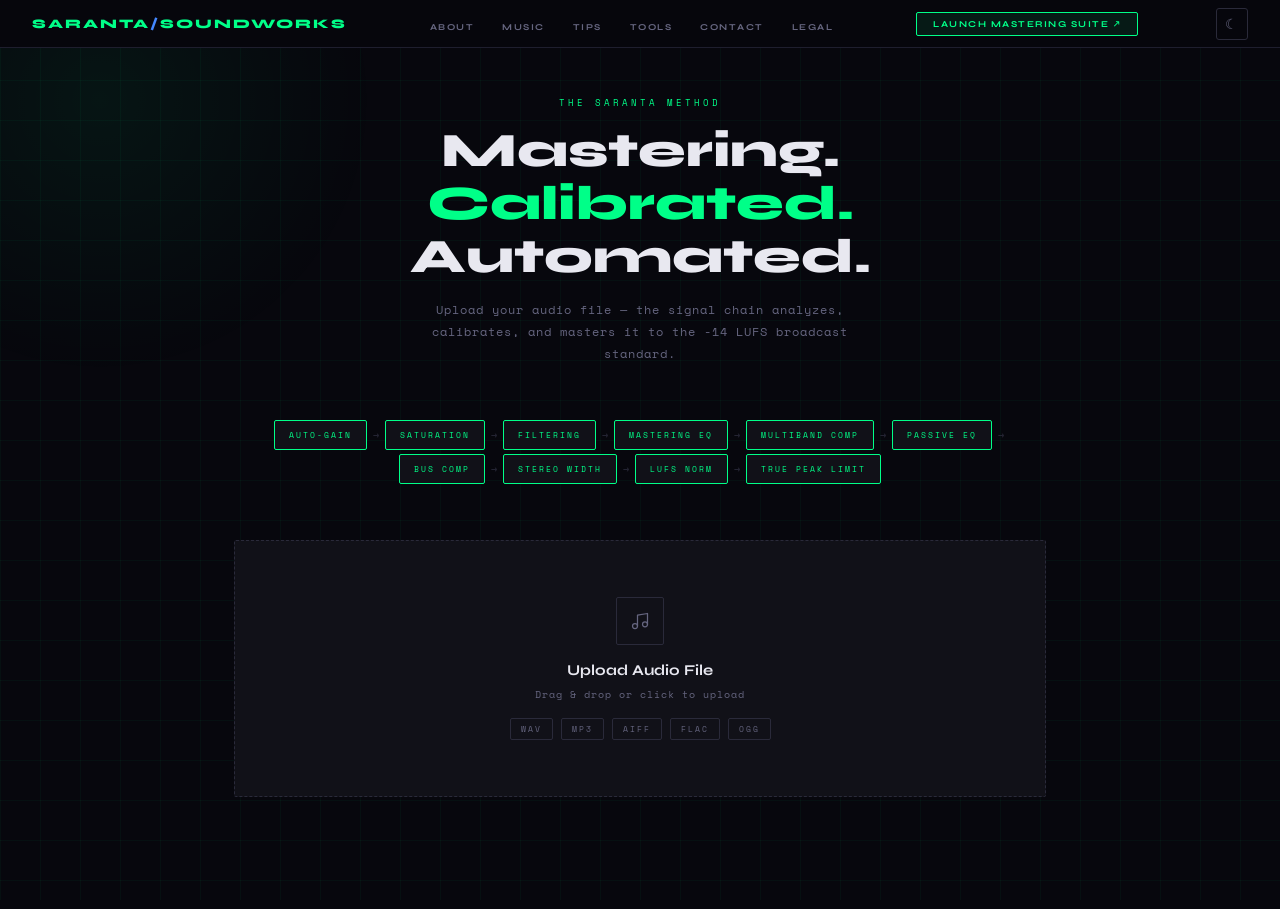
<file: mastermind.html>
<!DOCTYPE html>
<html lang="en">
<head>
<meta charset="UTF-8">
<meta name="viewport" content="width=device-width, initial-scale=1.0">
<title>MasterMind — Saranta Soundworks</title>
<link rel="preconnect" href="https://fonts.googleapis.com">
<link href="https://fonts.googleapis.com/css2?family=Syne:wght@400;600;700;800&family=Space+Mono:wght@400;700&display=swap" rel="stylesheet">
<style>
*{box-sizing:border-box;margin:0;padding:0}
:root{
  --bg:#07070d;--bg2:#0c0c14;--surface:#111118;--elevated:#1a1a28;
  --neon:#00ff88;--blue:#4488ff;--red:#ff4466;--warn:#ffaa00;
  --hi:#e8e8f0;--mid:#666680;--lo:#2a2a3a;
  --border:#1e1e2e;--border-a:#2a2a3a;
  --display:'Syne',sans-serif;--mono:'Space Mono',monospace;
  --bg-rgb:7,7,13;--neon-rgb:0,255,136;--blue-rgb:68,136,255;--warn-rgb:255,170,0;
}
html[data-theme="light"]{
  --bg:#f5f5f7;--bg2:#ffffff;--surface:#f0f0f2;--elevated:#e8e8ec;
  --border:#d8d8de;--border-a:#c8c8d0;
  --neon:#00cc6a;--blue:#3366cc;--red:#cc3355;--warn:#cc7a00;
  --hi:#1a1a2e;--mid:#555566;--lo:#9999aa;
  --bg-rgb:245,245,247;--neon-rgb:0,180,100;--blue-rgb:51,102,204;--warn-rgb:204,122,0;
}
html{scroll-behavior:smooth}
body{background:var(--bg);color:var(--hi);font-family:var(--mono);min-height:100vh;overflow-x:hidden}
body::before{
  content:'';position:fixed;inset:0;pointer-events:none;z-index:0;
  background-image:linear-gradient(rgba(var(--neon-rgb),.04) 1px,transparent 1px),linear-gradient(90deg,rgba(var(--neon-rgb),.04) 1px,transparent 1px);
  background-size:40px 40px;
}
html[data-theme="light"] body::before{
  background-image:linear-gradient(rgba(var(--neon-rgb),.08) 1px,transparent 1px),linear-gradient(90deg,rgba(var(--neon-rgb),.08) 1px,transparent 1px);
}
body::after{
  content:'';position:fixed;top:-200px;left:-200px;width:600px;height:600px;
  background:radial-gradient(circle,rgba(var(--neon-rgb),.06) 0%,transparent 65%);
  pointer-events:none;z-index:0;
}
html[data-theme="light"] body::after{
  background:radial-gradient(circle,rgba(var(--neon-rgb),.12) 0%,transparent 65%);
}
nav{
  position:sticky;top:0;z-index:100;height:48px;
  background:rgba(var(--bg-rgb),.97);border-bottom:1px solid var(--border);
  display:flex;align-items:center;justify-content:space-between;padding:0 32px;
  backdrop-filter:blur(8px);
}
.nav-logo{font-family:var(--display);font-weight:800;font-size:13px;letter-spacing:2px;text-transform:uppercase;color:var(--neon);text-decoration:none}
.nav-logo em{color:var(--blue);font-style:normal}
.nav-links{display:flex;align-items:center;gap:2px;list-style:none}
.nav-links a{font-family:var(--display);font-size:9px;font-weight:700;letter-spacing:1.5px;text-transform:uppercase;color:var(--mid);text-decoration:none;padding:5px 12px;border-radius:2px;border:1px solid transparent;transition:all .15s}
.nav-links a:hover{color:var(--hi);border-color:var(--border-a);background:var(--surface)}
.nav-tool-btn{font-family:var(--display);font-size:9px;font-weight:700;letter-spacing:1.5px;text-transform:uppercase;background:rgba(var(--neon-rgb),.08);border:1px solid var(--neon);color:var(--neon);text-decoration:none;padding:6px 16px;border-radius:2px;transition:background .15s}
.nav-tool-btn:hover{background:rgba(var(--neon-rgb),.18)}
.hamburger{display:none;flex-direction:column;gap:5px;cursor:pointer;padding:4px;background:none;border:none}
.hamburger span{display:block;width:22px;height:1.5px;background:var(--mid);transition:all .2s}
.hamburger.open span:nth-child(1){transform:translateY(6.5px) rotate(45deg);background:var(--neon)}
.hamburger.open span:nth-child(2){opacity:0}
.hamburger.open span:nth-child(3){transform:translateY(-6.5px) rotate(-45deg);background:var(--neon)}
.mobile-menu{display:none;position:fixed;top:48px;left:0;right:0;background:rgba(var(--bg-rgb),.98);border-bottom:1px solid var(--border);backdrop-filter:blur(8px);z-index:199;padding:16px 24px;flex-direction:column;gap:4px}
.mobile-menu.open{display:flex}
.mobile-menu a{font-family:var(--display);font-size:11px;font-weight:700;letter-spacing:1.5px;text-transform:uppercase;color:var(--mid);text-decoration:none;padding:10px 0;border-bottom:1px solid var(--border);transition:color .15s}
.mobile-menu a:last-child{border-bottom:none;color:var(--neon)}
.mobile-menu a:hover{color:var(--hi)}
@media(max-width:900px){
  nav{padding:0 20px}
  .nav-links{display:none}

  .nav-tool-desktop{display:none}
  .hamburger{display:flex}
  .theme-toggle{margin-left:auto;margin-right:8px}
}

.dot{width:6px;height:6px;border-radius:50%;background:var(--neon);animation:breath 2s ease-in-out infinite}
@keyframes breath{0%,100%{opacity:1}50%{opacity:.2}}
.nav-tag{font-size:9px;letter-spacing:2px;color:var(--mid);text-transform:uppercase}
main{position:relative;z-index:1;max-width:860px;margin:0 auto;padding:48px 24px 80px}
.hero{text-align:center;margin-bottom:56px}
.hero-eyebrow{font-size:9px;letter-spacing:3px;color:var(--neon);text-transform:uppercase;margin-bottom:16px}
.hero h1{font-family:var(--display);font-weight:800;font-size:clamp(28px,5vw,48px);color:var(--hi);line-height:1.1;margin-bottom:16px}
.hero h1 span{color:var(--neon)}
.hero p{font-size:12px;color:var(--mid);letter-spacing:1px;line-height:1.8;max-width:480px;margin:0 auto}
.chain-row{display:flex;align-items:center;justify-content:center;margin-bottom:56px;flex-wrap:wrap;gap:4px}
.chain-step{background:var(--surface);border:1px solid var(--border);padding:8px 14px;font-size:8px;letter-spacing:2px;text-transform:uppercase;color:var(--mid);border-radius:2px;white-space:nowrap}
.chain-step.active{border-color:var(--neon);color:var(--neon)}
.chain-arrow{color:var(--lo);font-size:10px;margin:0 2px}
.drop-zone{
  border:1px dashed var(--border-a);border-radius:2px;padding:56px 32px;text-align:center;cursor:pointer;
  transition:border-color .15s,background .15s;position:relative;margin-bottom:32px;background:var(--surface);
}
.drop-zone:hover,.drop-zone.drag-over{border-color:var(--neon);background:rgba(var(--neon-rgb),.03)}
.drop-zone input{position:absolute;inset:0;opacity:0;cursor:pointer;width:100%;height:100%}
.drop-icon{width:48px;height:48px;margin:0 auto 16px;border:1px solid var(--border-a);border-radius:2px;display:flex;align-items:center;justify-content:center;transition:border-color .15s}
.drop-zone:hover .drop-icon,.drop-zone.drag-over .drop-icon{border-color:var(--neon)}
.drop-icon svg{width:20px;height:20px;stroke:var(--mid)}
.drop-zone:hover .drop-icon svg,.drop-zone.drag-over .drop-icon svg{stroke:var(--neon)}
.drop-title{font-family:var(--display);font-weight:700;font-size:15px;color:var(--hi);margin-bottom:8px}
.drop-sub{font-size:10px;color:var(--mid);letter-spacing:1px}
.drop-formats{display:flex;gap:8px;justify-content:center;margin-top:16px}
.format-tag{font-size:8px;letter-spacing:2px;border:1px solid var(--border-a);color:var(--mid);padding:4px 10px;border-radius:2px;text-transform:uppercase}
.file-card{display:none;background:var(--surface);border:1px solid var(--border-a);border-radius:2px;padding:20px 24px;margin-bottom:32px;flex-direction:column;gap:12px}
.file-card.show{display:flex}
.fc-top{display:flex;align-items:center;justify-content:space-between;gap:12px}
.fc-info{display:flex;flex-direction:column;gap:4px}
.fc-name{font-size:13px;color:var(--hi);font-weight:700}
.fc-meta{font-size:10px;color:var(--mid);letter-spacing:1px}
.fc-remove{background:none;border:1px solid var(--border-a);color:var(--mid);font-family:var(--mono);font-size:9px;letter-spacing:2px;padding:6px 12px;cursor:pointer;border-radius:2px;text-transform:uppercase;transition:border-color .15s,color .15s}
.fc-remove:hover{border-color:var(--red);color:var(--red)}
.waveform-wrap{display:none;margin-bottom:32px;background:var(--surface);border:1px solid var(--border);border-radius:2px;padding:16px 20px}
.waveform-wrap.show{display:block}
.wf-label{font-size:9px;letter-spacing:2px;color:var(--mid);text-transform:uppercase;margin-bottom:10px}
canvas.waveform{width:100%;height:64px;display:block}
.process-btn{
  width:100%;background:var(--neon);color:var(--bg);border:none;border-radius:2px;padding:16px;
  font-family:var(--mono);font-size:11px;font-weight:700;letter-spacing:3px;text-transform:uppercase;
  cursor:pointer;transition:opacity .15s,transform .15s;
  display:flex;align-items:center;justify-content:center;gap:12px;margin-bottom:32px;
}
.process-btn:hover:not(:disabled){opacity:.85;transform:translateY(-1px)}
.process-btn:disabled{opacity:.35;cursor:not-allowed;transform:none}
.progress-panel{display:none;margin-bottom:32px;background:var(--surface);border:1px solid var(--border);border-radius:2px;padding:24px}
.progress-panel.show{display:block}
.progress-steps{display:flex;flex-direction:column;gap:10px;margin-bottom:20px}
.progress-step{display:flex;align-items:center;gap:12px}
.ps-icon{width:20px;height:20px;border-radius:50%;border:1px solid var(--border-a);display:flex;align-items:center;justify-content:center;font-size:8px;flex-shrink:0;transition:all .3s}
.ps-icon.done{border-color:var(--neon);background:rgba(var(--neon-rgb),.15);color:var(--neon)}
.ps-icon.active{border-color:var(--neon);animation:pulse-border 1s ease-in-out infinite}
@keyframes pulse-border{0%,100%{border-color:var(--neon)}50%{border-color:rgba(var(--neon-rgb),.3)}}
.ps-icon.pending{color:var(--lo)}
.ps-label{font-size:10px;letter-spacing:1px;color:var(--mid);transition:color .3s;text-transform:uppercase}
.ps-label.active,.ps-label.done{color:var(--hi)}
.progress-bar-wrap{height:2px;background:var(--border);border-radius:1px;overflow:hidden}
.progress-bar-fill{height:100%;background:var(--neon);border-radius:1px;width:0%;transition:width .4s ease}
.upload-panel{display:none;margin-bottom:32px;background:var(--surface);border:1px solid var(--border);border-radius:2px;padding:24px}
.upload-panel.show{display:block}
.upload-steps{display:flex;flex-direction:column;gap:10px;margin-bottom:20px}
.upload-step{display:flex;align-items:center;gap:12px}
.us-icon{width:20px;height:20px;border-radius:50%;border:1px solid var(--border-a);display:flex;align-items:center;justify-content:center;font-size:8px;flex-shrink:0;transition:all .3s}
.us-icon.done{border-color:var(--neon);background:rgba(var(--neon-rgb),.15);color:var(--neon)}
.us-icon.active{border-color:var(--neon);animation:pulse-border 1s ease-in-out infinite}
.us-icon.pending{color:var(--lo)}
.us-label{font-size:10px;letter-spacing:1px;color:var(--mid);transition:color .3s;text-transform:uppercase}
.us-label.active,.us-label.done{color:var(--hi)}
.result-panel{display:none;background:var(--surface);border:1px solid var(--neon);border-radius:2px;padding:24px;margin-bottom:32px}
.result-top{display:flex;align-items:center;justify-content:space-between;margin-bottom:20px}
.result-title{font-family:var(--display);font-weight:700;font-size:14px;letter-spacing:1px;text-transform:uppercase;color:var(--neon)}
.result-stats{display:grid;grid-template-columns:repeat(4,minmax(0,1fr));gap:8px;margin-bottom:20px}
.stat-card{background:var(--elevated);border:1px solid var(--border);border-radius:2px;padding:12px;display:flex;flex-direction:column;gap:4px}
.stat-label{font-size:8px;letter-spacing:2px;color:var(--mid);text-transform:uppercase}
.stat-val{font-size:16px;font-weight:700;color:var(--neon);font-family:var(--display)}
.stat-unit{font-size:8px;color:var(--mid)}

/* ── A/B PANEL ── */
.ab-panel{display:none;background:var(--elevated);border:1px solid var(--border);border-radius:2px;padding:18px;margin-bottom:16px}
.ab-panel.show{display:block}
.ab-header{display:flex;align-items:center;justify-content:space-between;margin-bottom:14px}
.ab-title{font-size:9px;letter-spacing:3px;text-transform:uppercase;color:var(--mid)}
.ab-badge{font-size:9px;letter-spacing:2px;text-transform:uppercase;padding:3px 10px;border-radius:2px;border:1px solid;transition:all .2s}
.ab-badge.original{color:var(--warn);border-color:var(--warn)}
.ab-badge.mastered{color:var(--neon);border-color:var(--neon)}
.ab-btns{display:grid;grid-template-columns:1fr 1fr;gap:8px;margin-bottom:14px}
.ab-btn{
  background:transparent;border:1px solid var(--border-a);color:var(--mid);
  border-radius:2px;padding:11px;font-family:var(--mono);font-size:9px;font-weight:700;
  letter-spacing:2px;text-transform:uppercase;cursor:pointer;
  transition:all .15s;display:flex;align-items:center;justify-content:center;gap:8px;
}
.ab-btn:hover{border-color:var(--hi);color:var(--hi)}
.ab-btn.sel-a{border-color:var(--warn);color:var(--warn);background:rgba(var(--warn-rgb),.06)}
.ab-btn.sel-b{border-color:var(--neon);color:var(--neon);background:rgba(var(--neon-rgb),.06)}
.ab-transport{display:flex;align-items:center;gap:10px}
.ab-play-btn{
  background:transparent;border:1px solid var(--border-a);color:var(--mid);
  border-radius:2px;padding:8px 14px;font-family:var(--mono);font-size:9px;letter-spacing:2px;
  cursor:pointer;transition:all .15s;flex-shrink:0;
}
.ab-play-btn:hover{border-color:var(--neon);color:var(--neon)}
.ab-play-btn.playing{border-color:var(--neon);color:var(--neon);background:rgba(var(--neon-rgb),.08)}
.ab-progress{flex:1;display:flex;flex-direction:column;gap:5px}
.ab-bar{height:2px;background:var(--border);border-radius:1px;overflow:hidden;cursor:pointer}
.ab-bar-fill{height:100%;background:var(--neon);border-radius:1px;width:0%;transition:width .1s linear}
.ab-times{display:flex;justify-content:space-between}
.ab-times span{font-size:8px;letter-spacing:1px;color:var(--lo)}

.download-btn{
  width:100%;background:transparent;border:1px solid var(--neon);color:var(--neon);
  border-radius:2px;padding:14px;font-family:var(--mono);font-size:10px;font-weight:700;
  letter-spacing:3px;text-transform:uppercase;cursor:pointer;transition:background .15s,color .15s;
  display:flex;align-items:center;justify-content:center;gap:10px;margin-top:8px;
}
.download-btn:hover{background:var(--neon);color:var(--bg)}
.process-another{
  margin-top:10px;width:100%;background:transparent;border:1px solid var(--border-a);color:var(--mid);
  border-radius:2px;padding:10px;font-family:var(--mono);font-size:9px;letter-spacing:2px;
  text-transform:uppercase;cursor:pointer;transition:border-color .15s,color .15s;
}
.process-another:hover{border-color:var(--hi);color:var(--hi)}
.error-panel{display:none;background:var(--surface);border:1px solid var(--red);border-radius:2px;padding:20px;margin-bottom:32px}
.error-panel.show{display:block}
.error-msg{font-size:11px;color:var(--red);letter-spacing:1px}
.final-eq-panel{display:none;background:var(--surface);border:1px solid var(--border);border-radius:2px;padding:18px;margin-bottom:16px}
.final-eq-panel.show{display:block}
.eq-title{font-size:9px;letter-spacing:3px;text-transform:uppercase;color:var(--mid);margin-bottom:14px}
.eq-knobs{display:grid;grid-template-columns:repeat(3,1fr);gap:12px;margin-bottom:14px}
.eq-knob-card{background:var(--elevated);border:1px solid var(--border);border-radius:4px;padding:14px 10px 10px;display:flex;flex-direction:column;align-items:center;gap:8px;transition:border-color 0.2s}
.eq-knob-card:hover{border-color:rgba(var(--neon-rgb),0.3)}
.eq-knob-label{font-family:var(--display);font-size:9px;font-weight:600;letter-spacing:1px;text-transform:uppercase;color:var(--mid);text-align:center}
.eq-knob-wrap{position:relative;width:56px;height:56px;cursor:ns-resize;user-select:none}
.eq-knob-svg{width:56px;height:56px}
.eq-knob-value{font-family:var(--display);font-size:12px;font-weight:800;color:var(--neon);text-align:center;min-height:16px}
footer{border-top:1px solid var(--border);padding:24px 32px;display:flex;align-items:center;justify-content:space-between;position:relative;z-index:1}
.footer-logo{font-family:var(--display);font-weight:700;font-size:11px;letter-spacing:3px;color:var(--mid);text-transform:uppercase}
.footer-note{font-size:8px;letter-spacing:2px;color:var(--lo);text-transform:uppercase}
@media(max-width:600px){
  .result-stats{grid-template-columns:1fr 1fr}
  .chain-row{gap:3px}
  .chain-step{padding:6px 10px;font-size:7px}
  nav{padding:0 16px}
  main{padding:32px 16px 60px}
}

/* THEME TOGGLE */
.theme-toggle {
  display: flex; align-items: center; justify-content: center;
  width: 32px; height: 32px; border-radius: 3px;
  background: transparent; border: 1px solid var(--border-a);
  color: var(--mid); cursor: pointer; font-size: 14px; line-height: 1;
  transition: all 0.15s; padding: 0; margin-left: 8px;
}
.theme-toggle:hover { border-color: var(--neon); color: var(--neon); }
.theme-icon-light { display: none; }
.theme-icon-dark { display: inline; }
html[data-theme="light"] .theme-icon-light { display: inline; }
html[data-theme="light"] .theme-icon-dark { display: none; }

</style>
</head>
<body>

<nav>
  <a href="index.html" class="nav-logo">Saranta<em>/</em>Soundworks</a>
  <ul class="nav-links">
    <li><a href="index.html#about">About</a></li>
    <li><a href="index.html#music">Music</a></li>
    <li><a href="tips.html">Tips</a></li>
    <li><a href="tools.html">Tools</a></li>
    <li><a href="index.html#contact">Contact</a></li>
    <li><a href="legal.html">Legal</a></li>
  </ul>
  <a href="mastering-suite.html" class="nav-tool-btn nav-tool-desktop">Launch Mastering Suite ↗</a>
  <button class="theme-toggle" id="themeToggle" aria-label="Toggle theme" title="Toggle light/dark mode">
    <span class="theme-icon-light">☀</span>
    <span class="theme-icon-dark">☾</span>
  </button>
  <button class="hamburger" id="hamburger" aria-label="Menu">
    <span></span><span></span><span></span>
  </button>
</nav>
<div class="mobile-menu" id="mobileMenu">
  <a href="index.html#about" onclick="closeMobile()">About</a>
  <a href="index.html#music" onclick="closeMobile()">Music</a>
  <a href="tips.html" onclick="closeMobile()">Tips</a>
  <a href="tools.html" onclick="closeMobile()">Tools</a>
  <a href="index.html#contact" onclick="closeMobile()">Contact</a>
  <a href="legal.html" onclick="closeMobile()">Legal</a>
  <a href="mastering-suite.html">Launch Mastering Suite ↗</a>
</div>

<main>
  <div class="hero">
    <div class="hero-eyebrow">The Saranta Method</div>
    <h1>Mastering.<br><span>Calibrated.</span> Automated.</h1>
    <p>Upload your audio file — the signal chain analyzes, calibrates, and masters it to the -14 LUFS broadcast standard.</p>
  </div>

  <div class="chain-row">
    <div class="chain-step active">Auto-Gain</div><div class="chain-arrow">→</div>
    <div class="chain-step active">Saturation</div><div class="chain-arrow">→</div>
    <div class="chain-step active">Filtering</div><div class="chain-arrow">→</div>
    <div class="chain-step active">Mastering EQ</div><div class="chain-arrow">→</div>
    <div class="chain-step active">Multiband Comp</div><div class="chain-arrow">→</div>
    <div class="chain-step active">Passive EQ</div><div class="chain-arrow">→</div>
    <div class="chain-step active">Bus Comp</div><div class="chain-arrow">→</div>
    <div class="chain-step active">Stereo Width</div><div class="chain-arrow">→</div>
    <div class="chain-step active">LUFS Norm</div><div class="chain-arrow">→</div>
    <div class="chain-step active">True Peak Limit</div>
  </div>

  <div class="drop-zone" id="dropZone">
    <input type="file" id="fileInput" accept="audio/*">
    <div class="drop-icon">
      <svg viewBox="0 0 24 24" fill="none" stroke-width="1.5" stroke-linecap="round" stroke-linejoin="round">
        <path d="M9 18V5l12-2v13"/><circle cx="6" cy="18" r="3"/><circle cx="18" cy="16" r="3"/>
      </svg>
    </div>
    <div class="drop-title">Upload Audio File</div>
    <div class="drop-sub">Drag & drop or click to upload</div>
    <div class="drop-formats">
      <div class="format-tag">WAV</div><div class="format-tag">MP3</div>
      <div class="format-tag">AIFF</div><div class="format-tag">FLAC</div><div class="format-tag">OGG</div>
    </div>
  </div>

  <div class="file-card" id="fileCard">
    <div class="fc-top">
      <div class="fc-info">
        <div class="fc-name" id="fcName">—</div>
        <div class="fc-meta" id="fcMeta">—</div>
      </div>
      <button class="fc-remove" id="removeBtn">Remove</button>
    </div>
  </div>

  <div class="upload-panel" id="uploadPanel">
    <div class="upload-steps" id="uploadSteps"></div>
    <div class="progress-bar-wrap"><div class="progress-bar-fill" id="uploadBar"></div></div>
  </div>

  <div class="waveform-wrap" id="waveformWrap" style="display:none!important">
    <div class="wf-label">Input Signal</div>
    <canvas class="waveform" id="waveCanvas" height="64"></canvas>
  </div>

  <button class="process-btn" id="processBtn" disabled style="display:none">
    <span id="processBtnText">Select File</span>
  </button>

  <div class="progress-panel" id="progressPanel">
    <div class="progress-steps" id="progressSteps"></div>
    <div class="progress-bar-wrap"><div class="progress-bar-fill" id="progressBar"></div></div>
  </div>

  <div class="error-panel" id="errorPanel">
    <div class="error-msg" id="errorMsg"></div>
  </div>

  <div class="result-panel" id="resultPanel">
    <!-- A/B MONITOR -->
    <div class="ab-panel" id="abPanel">
      <div class="ab-header">
        <div class="ab-title">// A/B Monitor</div>
        <div class="ab-badge mastered" id="abBadge">MASTERED</div>
      </div>
      <div class="ab-btns">
        <button class="ab-btn" id="abBtnA">
          <svg width="11" height="11" viewBox="0 0 24 24" fill="none" stroke="currentColor" stroke-width="2.5" stroke-linecap="round" stroke-linejoin="round"><polygon points="5 3 19 12 5 21 5 3"/></svg>
          A — Original
        </button>
        <button class="ab-btn sel-b" id="abBtnB">
          <svg width="11" height="11" viewBox="0 0 24 24" fill="none" stroke="currentColor" stroke-width="2.5" stroke-linecap="round" stroke-linejoin="round"><polygon points="5 3 19 12 5 21 5 3"/></svg>
          B — Mastered
        </button>
      </div>
      <div class="ab-transport">
        <button class="ab-play-btn" id="abPlayBtn">▶ PLAY</button>
        <div class="ab-progress">
          <div class="ab-bar" id="abBar" style="height:56px;position:relative;cursor:pointer;overflow:hidden;border-radius:2px;">
            <canvas id="abWaveCanvas" style="position:absolute;inset:0;width:100%;height:100%;display:block;"></canvas>
            <div class="ab-bar-fill" id="abBarFill" style="position:absolute;top:0;left:0;height:100%;background:rgba(0,255,136,0.12);border-right:1px solid var(--neon);width:0%;transition:none;border-radius:0;"></div>
          </div>
          <div class="ab-times">
            <span id="abCurTime">0:00</span>
            <span id="abTotTime">0:00</span>
          </div>
        </div>
      </div>
    </div>

    <!-- FINAL 3-BAND EQ -->
    <div class="final-eq-panel" id="finalEqPanel">
      <div class="eq-title">// Fine Tune</div>
      <div class="eq-knobs">
        <div class="eq-knob-card">
          <div class="eq-knob-label">Low</div>
          <div class="eq-knob-wrap" id="eqLowKnob" data-min="-12" data-max="12" data-val="0" data-param="low">
            <svg class="eq-knob-svg" viewBox="0 0 56 56">
              <circle cx="28" cy="28" r="26" fill="var(--surface)" stroke="var(--elevated)" stroke-width="1"/>
              <path class="eq-knob-track" d="" fill="none" stroke="var(--neon)" stroke-width="3" stroke-linecap="round"/>
              <line class="eq-knob-pointer" x1="28" y1="28" x2="28" y2="12" stroke="var(--neon)" stroke-width="2.5" stroke-linecap="round"/>
            </svg>
          </div>
          <div class="eq-knob-value" id="eqLowVal">0 dB</div>
        </div>
        <div class="eq-knob-card">
          <div class="eq-knob-label">Mid</div>
          <div class="eq-knob-wrap" id="eqMidKnob" data-min="-12" data-max="12" data-val="0" data-param="mid">
            <svg class="eq-knob-svg" viewBox="0 0 56 56">
              <circle cx="28" cy="28" r="26" fill="var(--surface)" stroke="var(--elevated)" stroke-width="1"/>
              <path class="eq-knob-track" d="" fill="none" stroke="var(--neon)" stroke-width="3" stroke-linecap="round"/>
              <line class="eq-knob-pointer" x1="28" y1="28" x2="28" y2="12" stroke="var(--neon)" stroke-width="2.5" stroke-linecap="round"/>
            </svg>
          </div>
          <div class="eq-knob-value" id="eqMidVal">0 dB</div>
        </div>
        <div class="eq-knob-card">
          <div class="eq-knob-label">High</div>
          <div class="eq-knob-wrap" id="eqHighKnob" data-min="-12" data-max="12" data-val="0" data-param="high">
            <svg class="eq-knob-svg" viewBox="0 0 56 56">
              <circle cx="28" cy="28" r="26" fill="var(--surface)" stroke="var(--elevated)" stroke-width="1"/>
              <path class="eq-knob-track" d="" fill="none" stroke="var(--neon)" stroke-width="3" stroke-linecap="round"/>
              <line class="eq-knob-pointer" x1="28" y1="28" x2="28" y2="12" stroke="var(--neon)" stroke-width="2.5" stroke-linecap="round"/>
            </svg>
          </div>
          <div class="eq-knob-value" id="eqHighVal">0 dB</div>
        </div>
      </div>
    </div>

    <button class="download-btn" id="downloadBtn">
      <svg width="14" height="14" viewBox="0 0 24 24" fill="none" stroke="currentColor" stroke-width="2" stroke-linecap="round" stroke-linejoin="round"><path d="M21 15v4a2 2 0 0 1-2 2H5a2 2 0 0 1-2-2v-4"/><polyline points="7 10 12 15 17 10"/><line x1="12" y1="15" x2="12" y2="3"/></svg>
      Download as WAV
    </button>
    <button class="process-btn" id="processAnotherBtn" style="margin-top:10px;margin-bottom:0">
      <span>Process New File</span>
    </button>
  </div>
</main>



<script>
// ─── STATE ────────────────────────────────────────────────────────────────────
let audioCtx = null, audioBuffer = null, processedBuffer = null, downloadUrl = null, currentFile = null;
let abSide = 'B'; // 'A' = original, 'B' = mastered
let abSource = null, abStartedAt = 0, abOffset = 0, abPlaying = false, abRaf = null, abGen = 0;

// ─── DOM ──────────────────────────────────────────────────────────────────────
const dropZone       = document.getElementById('dropZone');
const fileInput      = document.getElementById('fileInput');
const fileCard       = document.getElementById('fileCard');
const fcName         = document.getElementById('fcName');
const fcMeta         = document.getElementById('fcMeta');
const removeBtn      = document.getElementById('removeBtn');
const waveformWrap   = document.getElementById('waveformWrap');
const waveCanvas     = document.getElementById('waveCanvas');
const processBtn     = document.getElementById('processBtn');
const processBtnText = document.getElementById('processBtnText');
const progressPanel  = document.getElementById('progressPanel');
const progressSteps  = document.getElementById('progressSteps');
const progressBar    = document.getElementById('progressBar');
const uploadPanel    = document.getElementById('uploadPanel');
const uploadSteps    = document.getElementById('uploadSteps');
const uploadBar      = document.getElementById('uploadBar');
const resultPanel    = document.getElementById('resultPanel');
const downloadBtn    = document.getElementById('downloadBtn');
const processAnotherBtn = document.getElementById('processAnotherBtn');
const errorPanel     = document.getElementById('errorPanel');
const errorMsg       = document.getElementById('errorMsg');
const abPanel        = document.getElementById('abPanel');
const abBtnA         = document.getElementById('abBtnA');
const abBtnB         = document.getElementById('abBtnB');
const abBadge        = document.getElementById('abBadge');
const abPlayBtn      = document.getElementById('abPlayBtn');
const abBar          = document.getElementById('abBar');
const abBarFill      = document.getElementById('abBarFill');
const abCurTime      = document.getElementById('abCurTime');
const abTotTime      = document.getElementById('abTotTime');
const finalEqPanel   = document.getElementById('finalEqPanel');
const eqLowVal       = document.getElementById('eqLowVal');
const eqMidVal       = document.getElementById('eqMidVal');
const eqHighVal      = document.getElementById('eqHighVal');
const eqLowKnob      = document.getElementById('eqLowKnob');
const eqMidKnob      = document.getElementById('eqMidKnob');
const eqHighKnob     = document.getElementById('eqHighKnob');

let eqLowFilter = null, eqMidFilter = null, eqHighFilter = null;

// ─── FILE HANDLING ────────────────────────────────────────────────────────────
dropZone.addEventListener('dragover', e => { e.preventDefault(); dropZone.classList.add('drag-over'); });
dropZone.addEventListener('dragleave', () => dropZone.classList.remove('drag-over'));
dropZone.addEventListener('drop', e => { e.preventDefault(); dropZone.classList.remove('drag-over'); const f = e.dataTransfer.files[0]; if(f) handleFile(f); });
fileInput.addEventListener('change', e => { if(e.target.files[0]) handleFile(e.target.files[0]); });
removeBtn.addEventListener('click', resetAll);
processBtn.addEventListener('click', runMastering);
downloadBtn.addEventListener('click', downloadResult);
processAnotherBtn.addEventListener('click', resetAll);
abBtnA.addEventListener('click', () => selectSide('A'));
abBtnB.addEventListener('click', () => selectSide('B'));
abPlayBtn.addEventListener('click', togglePlayback);
abBar.addEventListener('click', seekBar);

// ─── EQ KNOB SYSTEM (tools.html style) ───────────────────────────────────────
function eq_drawKnob(wrap) {
  var min = parseFloat(wrap.dataset.min);
  var max = parseFloat(wrap.dataset.max);
  var val = parseFloat(wrap.dataset.val);
  var norm = (val - min) / (max - min);
  var startAngle = -225 * Math.PI / 180;
  var endAngle   =  45  * Math.PI / 180;
  var angle = startAngle + norm * (endAngle - startAngle);
  var cx = 28, cy = 28, r = 22;

  var arcStart = { x: cx + r * Math.cos(startAngle), y: cy + r * Math.sin(startAngle) };
  var arcEnd   = { x: cx + r * Math.cos(angle),      y: cy + r * Math.sin(angle) };
  var largeArc = norm * 270 > 180 ? 1 : 0;
  var track = wrap.querySelector('.eq-knob-track');
  if (!track) return;
  if (norm > 0.001) {
    track.setAttribute('d', 'M ' + arcStart.x + ' ' + arcStart.y + ' A ' + r + ' ' + r + ' 0 ' + largeArc + ' 1 ' + arcEnd.x + ' ' + arcEnd.y);
  } else {
    track.setAttribute('d', '');
  }

  var pointer = wrap.querySelector('.eq-knob-pointer');
  if (!pointer) return;
  var pointerLen = 16;
  var px2 = cx + pointerLen * Math.cos(angle);
  var py2 = cy + pointerLen * Math.sin(angle);
  pointer.setAttribute('x1', cx);
  pointer.setAttribute('y1', cy);
  pointer.setAttribute('x2', px2.toFixed(2));
  pointer.setAttribute('y2', py2.toFixed(2));
}

function eq_formatVal(v) {
  var f = parseFloat(v);
  return (f >= 0 ? '+' : '') + f.toFixed(1) + ' dB';
}

function eq_updateDisplay(param, val) {
  var displayId = { low: 'eqLowVal', mid: 'eqMidVal', high: 'eqHighVal' };
  var el = document.getElementById(displayId[param]);
  if (el) el.textContent = eq_formatVal(val);
}

// Wire up drag on all eq knob wraps
document.querySelectorAll('.eq-knob-wrap').forEach(function(wrap) {
  eq_drawKnob(wrap);
  var dragging = false, startY = 0, startVal = 0;
  wrap.addEventListener('mousedown', function(e) {
    dragging = true; startY = e.clientY;
    startVal = parseFloat(wrap.dataset.val);
    document.body.style.cursor = 'ns-resize';
    e.preventDefault();
  });
  wrap.addEventListener('touchstart', function(e) {
    dragging = true; startY = e.touches[0].clientY;
    startVal = parseFloat(wrap.dataset.val);
    e.preventDefault();
  }, { passive: false });
  document.addEventListener('mousemove', function(e) {
    if (!dragging) return;
    var min = parseFloat(wrap.dataset.min);
    var max = parseFloat(wrap.dataset.max);
    var range = max - min;
    var delta = (startY - e.clientY) / 150 * range;
    var newVal = Math.max(min, Math.min(max, startVal + delta));
    wrap.dataset.val = newVal;
    eq_drawKnob(wrap);
    eq_updateDisplay(wrap.dataset.param, newVal);
    applyRealTimeEQ();
  });
  document.addEventListener('touchmove', function(e) {
    if (!dragging) return;
    var min = parseFloat(wrap.dataset.min);
    var max = parseFloat(wrap.dataset.max);
    var range = max - min;
    var delta = (startY - e.touches[0].clientY) / 150 * range;
    var newVal = Math.max(min, Math.min(max, startVal + delta));
    wrap.dataset.val = newVal;
    eq_drawKnob(wrap);
    eq_updateDisplay(wrap.dataset.param, newVal);
    applyRealTimeEQ();
  }, { passive: true });
  document.addEventListener('mouseup', function() {
    if (dragging) { dragging = false; document.body.style.cursor = ''; }
  });
  document.addEventListener('touchend', function() { dragging = false; });
  wrap.addEventListener('dblclick', function(e) {
    e.preventDefault();
    wrap.dataset.val = 0;
    eq_drawKnob(wrap);
    eq_updateDisplay(wrap.dataset.param, 0);
    applyRealTimeEQ();
  });
});

function applyRealTimeEQ() {
  if (!eqLowFilter || !eqMidFilter || !eqHighFilter) return;
  eqLowFilter.gain.value = parseFloat(eqLowKnob.dataset.val);
  eqMidFilter.gain.value = parseFloat(eqMidKnob.dataset.val);
  eqHighFilter.gain.value = parseFloat(eqHighKnob.dataset.val);
}

function fmt(s) { const m=Math.floor(s/60); return `${m}:${String(Math.floor(s%60)).padStart(2,'0')}`; }
function fmtBytes(b) { return b>1e6?(b/1e6).toFixed(1)+' MB':(b/1e3).toFixed(0)+' KB'; }

const UPLOAD_STEPS = ['Reading File', 'Decoding Audio', 'Building Waveform'];

function buildUploadSteps() {
  uploadSteps.innerHTML = UPLOAD_STEPS.map((s,i) =>
    `<div class="upload-step"><div class="us-icon pending" id="uic${i}">·</div><div class="us-label" id="ulb${i}">${s}</div></div>`
  ).join('');
}

function setUploadStep(i, state) {
  const ic=document.getElementById(`uic${i}`), lb=document.getElementById(`ulb${i}`);
  if(!ic) return;
  ic.className=`us-icon ${state}`; lb.className=`us-label ${state}`;
  ic.textContent = state==='done'?'✓':state==='active'?'◉':'·';
  uploadBar.style.width = `${Math.round(((i+(state==='done'?1:.5))/UPLOAD_STEPS.length)*100)}%`;
}

function hideUploadPanel() { uploadPanel.classList.remove('show'); }
function showUploadPanel() { buildUploadSteps(); uploadPanel.classList.add('show'); uploadBar.style.width='0%'; }

async function handleFile(file) {
  currentFile = file;
  dropZone.style.display = 'none';
  fcName.textContent = file.name;
  fcMeta.textContent = fmtBytes(file.size);
  fileCard.classList.add('show');
  resultPanel.style.display = 'none';
  abPanel.classList.remove('show');
  abStop();
  hideError();
  progressPanel.classList.remove('show');
  progressBar.style.width = '0%';

  if (!audioCtx) audioCtx = new (window.AudioContext || window.webkitAudioContext)();
  try {
    showUploadPanel();

    setUploadStep(0,'active');
    const arrayBuf = await file.arrayBuffer();
    setUploadStep(0,'done');

    setUploadStep(1,'active');
    audioBuffer = await audioCtx.decodeAudioData(arrayBuf);
    setUploadStep(1,'done');

    setUploadStep(2,'active');
    fcMeta.textContent = `${fmtBytes(file.size)} · ${audioBuffer.numberOfChannels}ch · ${(audioBuffer.sampleRate/1000).toFixed(1)} kHz · ${fmt(audioBuffer.duration)}`;
    drawWaveform(audioBuffer);
    // waveformWrap intentionally hidden — no input signal display
    setUploadStep(2,'done');
    uploadBar.style.width = '100%';

    await delay(400);
    hideUploadPanel();
    processBtn.disabled = false;
    processBtnText.textContent = 'Start Mastering';
    // Auto-start mastering immediately
    runMastering();
  } catch(err) { hideUploadPanel(); showError('File cannot be read: ' + err.message); }
}

function drawWaveform(buf) {
  const ctx2 = waveCanvas.getContext('2d');
  const W = waveCanvas.offsetWidth || 800, H = 64;
  waveCanvas.width = W; waveCanvas.height = H;
  ctx2.clearRect(0,0,W,H);
  const data = buf.getChannelData(0);
  const step = Math.floor(data.length / W);
  ctx2.strokeStyle = 'rgba(0,255,136,0.6)'; ctx2.lineWidth = 1;
  ctx2.beginPath();
  for (let x=0; x<W; x++) {
    let max=0;
    for (let j=0;j<step;j++){const v=Math.abs(data[x*step+j]);if(v>max)max=v;}
    const y1=H/2-max*(H/2-2), y2=H/2+max*(H/2-2);
    if(x===0) ctx2.moveTo(x,y1); else ctx2.lineTo(x,y1);
    ctx2.lineTo(x,y2);
  }
  ctx2.stroke();
}

// ─── PROGRESS STEPS ──────────────────────────────────────────────────────────
const STEPS = ['Auto Input Gain','Saturation','Filtering','Mastering EQ','Multiband Comp','Passive EQ','Bus Comp','Stereo Width','LUFS Normalize','True Peak Limit','Render WAV'];

function buildSteps() {
  progressSteps.innerHTML = STEPS.map((s,i) =>
    `<div class="progress-step"><div class="ps-icon pending" id="ic${i}">·</div><div class="ps-label" id="lb${i}">${s}</div></div>`
  ).join('');
}

function setStep(i, state) {
  const ic=document.getElementById(`ic${i}`), lb=document.getElementById(`lb${i}`);
  if(!ic) return;
  ic.className=`ps-icon ${state}`; lb.className=`ps-label ${state}`;
  ic.textContent = state==='done'?'✓':state==='active'?'◉':'·';
  progressBar.style.width = `${Math.round(((i+(state==='done'?1:.5))/STEPS.length)*100)}%`;
}

// ─── MASTERING PIPELINE ───────────────────────────────────────────────────────
async function runMastering() {
  if (!audioBuffer) return;
  if (!audioCtx) audioCtx = new (window.AudioContext || window.webkitAudioContext)();
  if (audioCtx.state==='suspended') await audioCtx.resume();

  processBtn.disabled = true; processBtnText.textContent = 'Processing...';
  resultPanel.style.display = 'none';
  abPanel.classList.remove('show'); abStop();
  hideError(); buildSteps();
  progressPanel.classList.add('show'); progressBar.style.width='0%';

  const t0 = Date.now();
  const numCh = audioBuffer.numberOfChannels, len = audioBuffer.length, sr = audioBuffer.sampleRate;

  try {
    const ch = [];
    for (let c=0;c<numCh;c++) ch.push(new Float32Array(audioBuffer.getChannelData(c)));

    setStep(0,'active'); await delay(120);
    applyGain(ch, computeAutoGain(ch));
    setStep(0,'done');

    setStep(1,'active'); await delay(80);
    applySaturation(ch, 0.40, 0.25, sr);
    setStep(1,'done');

    setStep(2,'active'); await delay(80);
    applyHPF(ch, 30, sr);
    setStep(2,'done');

    setStep(3,'active'); await delay(80);
    applyMasteringEQ(ch, sr);
    setStep(3,'done');

    setStep(4,'active'); await delay(150);
    applyMultibandComp(ch, sr);
    setStep(4,'done');

    setStep(5,'active'); await delay(80);
    applyPassiveEQ(ch, sr);
    setStep(5,'done');

    setStep(6,'active'); await delay(120);
    applyBusComp(ch, sr);
    setStep(6,'done');

    setStep(7,'active'); await delay(80);
    if (ch.length>=2) applyStereoWidth(ch, 0.05);
    setStep(7,'done');

    setStep(8,'active'); await delay(80);
    const lufsIn = measureLUFS(ch, sr);
    // Normalize: iterate to converge on target LUFS
    for (let iter = 0; iter < 15; iter++) {
      const current = measureLUFS(ch, sr);
      const gainDb = -14 - current;
      if (Math.abs(gainDb) < 0.005) break;
      applyGain(ch, dbToLin(gainDb));
    }
    const lufsAfterNorm = measureLUFS(ch, sr);
    setStep(8,'done');

    // True Peak Limit - -1dB headroom
    setStep(9,'active'); await delay(40);
    applyTruePeakLimiter(ch, dbToLin(-1));
    setStep(9,'done');

    // Final LUFS check and compensate for limiter's loudness reduction
    const lufsAfterLimiter = measureLUFS(ch, sr);
    const finalGain = -14 - lufsAfterLimiter;
    if (Math.abs(finalGain) > 0.005) {
      applyGain(ch, dbToLin(finalGain));
    }
    const lufsOut = measureLUFS(ch, sr);

    setStep(10,'active'); await delay(100);
    const outBuf = audioCtx.createBuffer(numCh, len, sr);
    for (let c=0;c<numCh;c++) outBuf.copyToChannel(ch[c], c);
    processedBuffer = outBuf;
    const wavBlob = bufferToWav(outBuf);
    if (downloadUrl) URL.revokeObjectURL(downloadUrl);
    downloadUrl = URL.createObjectURL(wavBlob);
    setStep(10,'done'); progressBar.style.width='100%';

    const elapsed = ((Date.now()-t0)/1000).toFixed(1);
    showResult();

  } catch(err) {
    console.error(err);
    showError('Processing error: ' + err.message);
    processBtn.disabled = false; processBtnText.textContent = 'Retry';
  }
}

// ─── DSP ─────────────────────────────────────────────────────────────────────
function dbToLin(db) { return Math.pow(10, db/20); }
function linToDb(v)  { return 20*Math.log10(Math.max(1e-10, v)); }
function delay(ms)   { return new Promise(r=>setTimeout(r,ms)); }

function computeAutoGain(ch) {
  let s=0, n=0;
  for (const c of ch) for (const v of c) { s+=v*v; n++; }
  return Math.min(Math.max(dbToLin(-18 - linToDb(Math.sqrt(s/n))), 0.1), 10);
}
function applyGain(ch, g) { for(const c of ch) for(let i=0;i<c.length;i++) c[i]*=g; }

function applyHPF(ch, freq, sr) {
  const hp = makeHP(freq, sr);
  for (const c of ch) applyBQ(c, hp);
}

// M/S stereo width — mid untouched, side scaled
function applyStereoWidth(ch, amount) {
  const L=ch[0], R=ch[1];
  for (let i=0;i<L.length;i++) {
    const m=(L[i]+R[i])*.5, s=(L[i]-R[i])*.5*(1+amount);
    L[i]=m+s; R[i]=m-s;
  }
}

function makeBQ(type, freq, sr, gainDb, Q) {
  const w0=2*Math.PI*freq/sr, alpha=Math.sin(w0)/(2*Q), A=Math.pow(10,gainDb/40);
  let b0,b1,b2,a0,a1,a2;
  if (type==='lowShelf') {
    b0=A*((A+1)-(A-1)*Math.cos(w0)+2*Math.sqrt(A)*alpha);
    b1=2*A*((A-1)-(A+1)*Math.cos(w0));
    b2=A*((A+1)-(A-1)*Math.cos(w0)-2*Math.sqrt(A)*alpha);
    a0=(A+1)+(A-1)*Math.cos(w0)+2*Math.sqrt(A)*alpha;
    a1=-2*((A-1)+(A+1)*Math.cos(w0));
    a2=(A+1)+(A-1)*Math.cos(w0)-2*Math.sqrt(A)*alpha;
  } else if (type==='highShelf') {
    b0=A*((A+1)+(A-1)*Math.cos(w0)+2*Math.sqrt(A)*alpha);
    b1=-2*A*((A-1)+(A+1)*Math.cos(w0));
    b2=A*((A+1)+(A-1)*Math.cos(w0)-2*Math.sqrt(A)*alpha);
    a0=(A+1)-(A-1)*Math.cos(w0)+2*Math.sqrt(A)*alpha;
    a1=2*((A-1)-(A+1)*Math.cos(w0));
    a2=(A+1)-(A-1)*Math.cos(w0)-2*Math.sqrt(A)*alpha;
  } else { // peaking
    b0=1+alpha*A; b1=-2*Math.cos(w0); b2=1-alpha*A;
    a0=1+alpha/A; a1=-2*Math.cos(w0); a2=1-alpha/A;
  }
  return [b0/a0,b1/a0,b2/a0,a1/a0,a2/a0];
}
function makeLP(freq,sr){const w0=2*Math.PI*freq/sr,Q=0.707,alpha=Math.sin(w0)/(2*Q),cosw=Math.cos(w0);const b0=(1-cosw)/2,b1=1-cosw,b2=(1-cosw)/2,a0=1+alpha,a1=-2*cosw,a2=1-alpha;return[b0/a0,b1/a0,b2/a0,a1/a0,a2/a0];}
function makeHP(freq,sr){const w0=2*Math.PI*freq/sr,Q=0.707,alpha=Math.sin(w0)/(2*Q),cosw=Math.cos(w0);const b0=(1+cosw)/2,b1=-(1+cosw),b2=(1+cosw)/2,a0=1+alpha,a1=-2*cosw,a2=1-alpha;return[b0/a0,b1/a0,b2/a0,a1/a0,a2/a0];}

function applyBQ(buf, [b0,b1,b2,a1,a2]) {
  let x1=0,x2=0,y1=0,y2=0;
  for (let i=0;i<buf.length;i++){
    const x=buf[i], y=b0*x+b1*x1+b2*x2-a1*y1-a2*y2;
    x2=x1;x1=x;y2=y1;y1=y;buf[i]=y;
  }
}

function applyMasteringEQ(ch, sr) {
  const filters=[makeBQ('lowShelf',120,sr,.4,1),makeBQ('peaking',486,sr,.4,.64),makeBQ('peaking',1100,sr,.6,1.4),makeBQ('highShelf',13400,sr,.6,1)];
  const og=dbToLin(-.7);
  for (const c of ch){ for(const f of filters) applyBQ(c,f); for(let i=0;i<c.length;i++) c[i]*=og; }
}

// ─── PASSIVE EQ ──────────────────────────────────────────────────────────────
// Passive EQ character: very wide/musical Q values (Q≈0.33 at widest bandwidth)
// Shelving bands use classic passive shelf topology via lowShelf/highShelf
// Peaking bands use very low Q for the widest bandwidth setting
// Signal chain: 23Hz HPF → 68Hz +6dB → 580Hz -1.8dB → 3300Hz +5.0dB → 16kHz +3.8dB → -2.5dB output trim
function applyPassiveEQ(ch, sr) {
  // 23 Hz Highpass — run twice for gentle 2-pole passive character
  const hpf = makeHP(23, sr);

  // Widest bandwidth ≈ Q 0.33–0.40 for peaking, 0.5 for shelves
  // 68 Hz: low shelf boost +6 dB — widest bandwidth → Q 0.5
  const f1 = makeBQ('lowShelf', 68, sr, 6.0, 0.5);
  // 580 Hz: peaking cut -1.8 dB — widest bandwidth → Q 0.33
  const f2 = makeBQ('peaking', 580, sr, -1.8, 0.33);
  // 3300 Hz: peaking boost +5.0 dB — widest bandwidth → Q 0.33
  const f3 = makeBQ('peaking', 3300, sr, 5.0, 0.33);
  // 16 kHz: high shelf boost +3.8 dB — widest bandwidth → Q 0.5
  const f4 = makeBQ('highShelf', 16000, sr, 3.8, 0.5);

  // Output gain trim -2.5 dB
  const outGain = dbToLin(-2.5);

  for (const c of ch) {
    applyBQ(c, hpf);
    applyBQ(c, hpf); // second pass for gentle 2-pole character
    applyBQ(c, f1);
    applyBQ(c, f2);
    applyBQ(c, f3);
    applyBQ(c, f4);
    for (let i = 0; i < c.length; i++) c[i] *= outGain;
  }
}

function applySaturation(ch, drive, mix, sr) {
  // Band-limited saturation: only 200Hz–4600Hz gets driven.
  // HPF @ 200Hz (2-pole) — keeps sub and kick punch untouched.
  // LPF @ 4600Hz — Q=0.5 wide/gentle slope, no hiss on highs.
  const hpf  = makeHP(200,  sr);
  const lpf  = makeLP(4600, sr);
  const lpf2 = makeLP(4600, sr); // second pass: soft ~2-pole rolloff

  const d = drive * 3, denom = Math.tanh(1 + d);

  for (const c of ch) {
    // Build bandpassed copy: HPF x2 → LPF x2
    const band = new Float32Array(c);
    applyBQ(band, hpf);
    applyBQ(band, hpf);
    applyBQ(band, lpf);
    applyBQ(band, lpf2);

    // Add only the saturation difference (harmonics) back to original
    for (let i = 0; i < c.length; i++) {
      const sat = Math.tanh(band[i] * (1 + d)) / denom;
      c[i] += (sat - band[i]) * mix;
    }
  }
}

function compressBand(buf, threshDb, ratio, atMs, relMs, mkupDb, sr, kneeDb) {
  const knee     = kneeDb || 0;
  const kneeHalf = knee / 2;
  const makeup   = dbToLin(mkupDb);
  const atC      = Math.exp(-1 / (sr * atMs  / 1000));
  const relC     = Math.exp(-1 / (sr * relMs / 1000));
  // Separate GR smoother to avoid zipper distortion
  let grSmooth = 1;
  for (let i = 0; i < buf.length; i++) {
    const x    = Math.abs(buf[i]);
    const xDb  = linToDb(x);
    // Compute static gain reduction in dB domain
    let grDb = 0;
    if (xDb > threshDb - kneeHalf) {
      let overDb = xDb - threshDb;
      if (knee > 0 && overDb < kneeHalf) {
        overDb = (overDb + kneeHalf) * (overDb + kneeHalf) / (2 * knee);
      } else if (overDb < 0) {
        overDb = 0;
      }
      grDb = -overDb * (1 - 1 / ratio);
    }
    const grTarget = dbToLin(grDb); // desired GR this sample
    // Smooth GR with attack/release (not the signal)
    grSmooth = grTarget < grSmooth
      ? atC  * grSmooth + (1 - atC)  * grTarget   // attack: more compression
      : relC * grSmooth + (1 - relC) * grTarget;   // release: less compression
    buf[i] *= grSmooth * makeup;
  }
}

function multiband(buf, sr, params) {
  const {lo,mid,hi}=params, x1=200, x2=1900;
  const lBuf=new Float32Array(buf), mBuf=new Float32Array(buf), hBuf=new Float32Array(buf);
  [makeLP(x1,sr),makeLP(x1,sr)].forEach(f=>applyBQ(lBuf,f));
  [makeHP(x1,sr),makeHP(x1,sr),makeLP(x2,sr),makeLP(x2,sr)].forEach(f=>applyBQ(mBuf,f));
  [makeHP(x2,sr),makeHP(x2,sr)].forEach(f=>applyBQ(hBuf,f));
  compressBand(lBuf,lo.threshold,lo.ratio,lo.attack,lo.release,lo.gain,sr,lo.knee);
  compressBand(mBuf,mid.threshold,mid.ratio,mid.attack,mid.release,mid.gain,sr,mid.knee);
  compressBand(hBuf,hi.threshold,hi.ratio,hi.attack,hi.release,hi.gain,sr,hi.knee);
  for(let i=0;i<buf.length;i++) buf[i]=lBuf[i]+mBuf[i]+hBuf[i];
}

function applyMultibandComp(ch, sr) {
  const p={
    lo: {threshold:-16, ratio:3,   attack:40,  release:120, gain:4,   knee:6},
    mid:{threshold:-19, ratio:4.5, attack:15,  release:80,  gain:1.5, knee:4},
    hi: {threshold:-20, ratio:3,   attack:30,  release:120, gain:3,   knee:4}
  };
  for(const c of ch) multiband(c,sr,p);
}

// ─── BUS COMPRESSOR ──────────────────────────────────────────────────────────
// RMS detection, feed-forward, linked stereo, 60Hz S/C HPF,
// soft-knee 2dB, program-dependent auto-release (dual-path: 50ms + 800ms).
// Auto threshold targets ~-2dB average GR. Ratio 2:1, Attack 30ms, +2dB makeup.
//
// Distortion fix: GR curve is computed via a properly separated attack/release
// RMS envelope — no sample-by-sample peak mixing. GR is smoothed independently
// to avoid modulation artifacts.
function applyBusComp(ch, sr) {
  const ratio    = 2;
  const attackMs = 30;
  const makeupDb = 2;
  const kneeDb   = 2;
  const makeup   = dbToLin(makeupDb);
  const kneeHalf = kneeDb / 2;

  // ── 60 Hz S/C HPF (2-pole) — prevents bass from pumping the comp ─────────
  const scHPF = makeHP(60, sr);
  const scCh  = ch.map(c => {
    const b = new Float32Array(c);
    applyBQ(b, scHPF);
    applyBQ(b, scHPF);
    return b;
  });

  // ── RMS envelope with sliding window (~10ms ballistic) ───────────────────
  // Uses RMS detection; we approximate with a leaky integrator (τ = 10ms)
  const rmsTC   = Math.exp(-1 / (sr * 0.010)); // 10ms RMS averaging
  const atC     = Math.exp(-1 / (sr * attackMs / 1000));
  const relFastC = Math.exp(-1 / (sr * 0.050));  // 50ms fast release
  const relSlowC = Math.exp(-1 / (sr * 0.800));  // 800ms slow release

  // ── Auto-threshold: measure whole-file RMS on SC, target 4dB over ────────
  // (ratio 2:1 → 4dB over → ~2dB GR)
  let sumSq = 0;
  const nMeas = scCh[0].length;
  for (let c = 0; c < scCh.length; c++)
    for (let i = 0; i < nMeas; i++) sumSq += scCh[c][i] * scCh[c][i];
  const rmsGlobal = Math.sqrt(sumSq / (nMeas * scCh.length));
  const threshDb  = linToDb(rmsGlobal) - 4;
  const threshLin = dbToLin(threshDb);

  // ── First pass: build GR curve ────────────────────────────────────────────
  const numSamples = ch[0].length;
  const grBuf      = new Float32Array(numSamples);

  let rmsEnv   = 0;  // RMS power integrator (squared)
  let grSmooth = 1;  // smoothed gain reduction (linear)
  let relFastEnv = 0, relSlowEnv = 0;

  for (let i = 0; i < numSamples; i++) {
    // Linked-stereo instantaneous power (mean across channels)
    let instPow = 0;
    for (let c = 0; c < scCh.length; c++) instPow += scCh[c][i] * scCh[c][i];
    instPow /= scCh.length;

    // Leaky-integrator RMS (squared domain for accuracy)
    rmsEnv = rmsTC * rmsEnv + (1 - rmsTC) * instPow;
    const rmsLin = Math.sqrt(Math.max(0, rmsEnv));

    // Target gain reduction (feed-forward, in dB)
    let grTargetDb = 0;
    if (rmsLin > threshLin) {
      let overDb = linToDb(rmsLin) - threshDb;
      if (overDb < kneeHalf) {
        // Soft knee zone
        overDb = (overDb + kneeHalf) * (overDb + kneeHalf) / (2 * kneeDb);
      }
      grTargetDb = -overDb * (1 - 1 / ratio);
    }
    const grTarget = dbToLin(grTargetDb); // 0..1 (attenuation)

    // Attack / release ballistics on GR (not on signal level)
    let grNew;
    if (grTarget < grSmooth) {
      // More compression needed → attack
      grNew = atC * grSmooth + (1 - atC) * grTarget;
      // Keep release trackers in sync during attack to avoid jump on release
      relFastEnv = grNew;
      relSlowEnv = grNew;
    } else {
      // Less compression needed → auto-release
      relFastEnv = relFastC * relFastEnv + (1 - relFastC) * grTarget;
      relSlowEnv = relSlowC * relSlowEnv + (1 - relSlowC) * grTarget;
      // Blend: fast release when signal drops quickly (transient tail), slow for sustained
      const blend = Math.max(0, Math.min(1,
        (relFastEnv - relSlowEnv) / (Math.abs(relFastEnv) + Math.abs(relSlowEnv) + 1e-9)
      ));
      grNew = relFastEnv * blend + relSlowEnv * (1 - blend);
    }
    grSmooth = grNew;
    grBuf[i] = grSmooth;
  }

  // ── Second pass: apply GR + makeup gain to audio channels ────────────────
  for (const c of ch)
    for (let i = 0; i < numSamples; i++) c[i] *= grBuf[i] * makeup;
}

// ─── ITU-R BS.1770-4 LUFS MEASUREMENT ────────────────────────────────────────
// K-weighting: high-shelf pre-filter + RLB high-pass (38.135Hz)
// Gated measurement: 400ms blocks, 75% overlap
function measureLUFS(ch, sr) {
  // K-weighting: apply filters to all channels
  // High shelf: 1500Hz, +4dB, Q=0.707
  const w0 = 2 * Math.PI * 1500 / sr;
  const alpha = Math.sin(w0) / (2 * 0.707);
  const A = Math.pow(10, 4 / 40);
  const cosw = Math.cos(w0);
  
  // High shelf coefficients
  const b0 = A * ((A + 1) + (A - 1) * cosw + 2 * Math.sqrt(A) * alpha);
  const b1 = -2 * A * ((A - 1) + (A + 1) * cosw);
  const b2 = A * ((A + 1) + (A - 1) * cosw - 2 * Math.sqrt(A) * alpha);
  const a0 = (A + 1) - (A - 1) * cosw + 2 * Math.sqrt(A) * alpha;
  const a1 = 2 * ((A - 1) - (A + 1) * cosw);
  const a2 = (A + 1) - (A - 1) * cosw - 2 * Math.sqrt(A) * alpha;
  
  // RLB HPF @ 38.135Hz (2nd order Butterworth)
  const w0h = 2 * Math.PI * 38.135 / sr;
  const alphah = Math.sin(w0h) / (2 * 0.707);
  const coswh = Math.cos(w0h);
  const bh0 = (1 + coswh) / 2;
  const bh1 = -(1 + coswh);
  const bh2 = (1 + coswh) / 2;
  const ah0 = 1 + alphah;
  const ah1 = -2 * coswh;
  const ah2 = 1 - alphah;
  
  // Apply K-weighting to copies
  const kch = ch.map(c => {
    const b = new Float32Array(c);
    // Apply high shelf
    let x1 = 0, x2 = 0, y1 = 0, y2 = 0;
    for (let i = 0; i < b.length; i++) {
      const x = b[i];
      const y = (b0 * x + b1 * x1 + b2 * x2 - a1 * y1 - a2 * y2) / a0;
      x2 = x1; x1 = x; y2 = y1; y1 = y; b[i] = y;
    }
    // Apply HPF
    x1 = 0; x2 = 0; y1 = 0; y2 = 0;
    for (let i = 0; i < b.length; i++) {
      const x = b[i];
      const y = (bh0 * x + bh1 * x1 + bh2 * x2 - ah1 * y1 - ah2 * y2) / ah0;
      x2 = x1; x1 = x; y2 = y1; y1 = y; b[i] = y;
    }
    return b;
  });

  // Gated loudness: 400ms blocks, 100ms hop
  const blockLen = Math.round(sr * 0.400);
  const hopLen = Math.round(sr * 0.100);
  const nSamples = kch[0].length;

  // Absolute gate threshold (-70 LUFS)
  const absGate = Math.pow(10, (-70 + 0.691) / 10);

  const blockPowers = [];
  for (let start = 0; start + blockLen <= nSamples; start += hopLen) {
    let sum = 0;
    for (let c = 0; c < kch.length; c++) {
      for (let i = start; i < start + blockLen; i++) {
        sum += kch[c][i] * kch[c][i];
      }
    }
    const power = sum / (blockLen * kch.length);
    if (power > absGate) blockPowers.push(power);
  }

  if (blockPowers.length === 0) return -70;

  // Relative gate: -10 LU below ungated mean
  const ungatedMean = blockPowers.reduce((a, b) => a + b, 0) / blockPowers.length;
  const relGate = ungatedMean * Math.pow(10, -10 / 10);

  const gated = blockPowers.filter(p => p >= relGate);
  if (gated.length === 0) return -70;

  const finalMean = gated.reduce((a, b) => a + b, 0) / gated.length;
  return -0.691 + 10 * Math.log10(finalMean);
}

function applyLUFSNormalize(ch, sr, target) {
  const lufsIn = measureLUFS(ch, sr);
  // Clamp to reasonable range to avoid runaway gain on near-silence
  const gainDb = Math.max(-24, Math.min(24, target - lufsIn));
  applyGain(ch, dbToLin(gainDb));
  const lufsOut = measureLUFS(ch, sr);
  return { lufsIn, lufsOut };
}

function computeTruePeak(ch) {
  let p=0;
  for(const c of ch) for(const v of c){const a=Math.abs(v);if(a>p)p=a;}
  return p;
}

function applyTruePeakLimiter(ch, ceil) {
  const p=computeTruePeak(ch); if(p>ceil) applyGain(ch,ceil/p);
  for(const c of ch) for(let i=0;i<c.length;i++) c[i]=Math.max(-ceil,Math.min(ceil,c[i]));
}

// ─── WAV ENCODER ─────────────────────────────────────────────────────────────
function bufferToWav(buf) {
  const nCh=buf.numberOfChannels, len=buf.length, sr=buf.sampleRate;
  const bps=24, byz=bps/8, ba=nCh*byz, ds=len*ba;
  const ab=new ArrayBuffer(44+ds), v=new DataView(ab);
  const ws=(o,s)=>{for(let i=0;i<s.length;i++)v.setUint8(o+i,s.charCodeAt(i));};
  ws(0,'RIFF');v.setUint32(4,36+ds,true);ws(8,'WAVE');
  ws(12,'fmt ');v.setUint32(16,16,true);v.setUint16(20,1,true);v.setUint16(22,nCh,true);
  v.setUint32(24,sr,true);v.setUint32(28,sr*ba,true);v.setUint16(32,ba,true);v.setUint16(34,bps,true);
  ws(36,'data');v.setUint32(40,ds,true);
  let off=44;
  for(let i=0;i<len;i++) for(let c=0;c<nCh;c++){
    const s=Math.max(-1,Math.min(1,buf.getChannelData(c)[i]));
    const iv=Math.round(s<0?s*8388608:s*8388607);
    v.setUint8(off,iv&0xFF);v.setUint8(off+1,(iv>>8)&0xFF);v.setUint8(off+2,(iv>>16)&0xFF);off+=3;
  }
  return new Blob([ab],{type:'audio/wav'});
}

// ─── A/B MONITOR ─────────────────────────────────────────────────────────────
const abWaveCanvas = document.getElementById('abWaveCanvas');

function drawABWaveform() {
  const W = abWaveCanvas.offsetWidth || abBar.offsetWidth || 800;
  const H = 56;
  abWaveCanvas.width  = W * (window.devicePixelRatio || 1);
  abWaveCanvas.height = H * (window.devicePixelRatio || 1);
  abWaveCanvas.style.width  = W + 'px';
  abWaveCanvas.style.height = H + 'px';
  const ctx2 = abWaveCanvas.getContext('2d');
  ctx2.scale(window.devicePixelRatio || 1, window.devicePixelRatio || 1);
  ctx2.clearRect(0, 0, W, H);

  function drawBuf(buf, color) {
    if (!buf) return;
    const data = buf.getChannelData(0);
    const step = Math.max(1, Math.floor(data.length / W));
    ctx2.strokeStyle = color;
    ctx2.lineWidth = 1;
    ctx2.beginPath();
    for (let x = 0; x < W; x++) {
      let max = 0;
      for (let j = 0; j < step; j++) { const v = Math.abs(data[x * step + j] || 0); if (v > max) max = v; }
      const y1 = H / 2 - max * (H / 2 - 2);
      const y2 = H / 2 + max * (H / 2 - 2);
      if (x === 0) ctx2.moveTo(x, y1); else ctx2.lineTo(x, y1);
      ctx2.lineTo(x, y2);
    }
    ctx2.stroke();
  }

  // Draw original (A) dimmed, mastered (B) on top
  drawBuf(audioBuffer,    'rgba(255,170,0,0.25)');
  drawBuf(processedBuffer,'rgba(0,255,136,0.55)');
}

function selectSide(side) {
  if (side === abSide) return;
  const wasPlaying = abPlaying;
  let savedOffset = 0;
  if (wasPlaying) {
    savedOffset = audioCtx.currentTime - abStartedAt;
    abPlaying = false;
    stopAB();
  }
  abSide = side;
  abBtnA.className = 'ab-btn' + (side==='A'?' sel-a':'');
  abBtnB.className = 'ab-btn' + (side==='B'?' sel-b':'');
  abBadge.textContent = side==='A'?'ORIGINAL':'MASTERED';
  abBadge.className = 'ab-badge ' + (side==='A'?'original':'mastered');
  if (wasPlaying) {
    abOffset = savedOffset;
    startAB();
  } else {
    abOffset = 0;
    abBarFill.style.width = '0%';
    abCurTime.textContent = '0:00';
  }
}

function startAB() {
  const buf = abSide==='A' ? audioBuffer : processedBuffer;
  if (!buf||!audioCtx) return;
  if (audioCtx.state==='suspended') audioCtx.resume();
  abGen++;
  const myGen = abGen;
  if(abSource){try{abSource.stop();}catch(e){} abSource=null;}
  if(abRaf){cancelAnimationFrame(abRaf);abRaf=null;}
  abSource = audioCtx.createBufferSource();
  abSource.buffer = buf;
  
  // Create EQ filters for real-time processing
  const eqLowNode = audioCtx.createBiquadFilter();
  eqLowNode.type = 'peaking';
  eqLowNode.frequency.value = 320;
  eqLowNode.Q.value = 1;
  eqLowNode.gain.value = parseFloat(eqLowKnob.dataset.val);
  
  const eqMidNode = audioCtx.createBiquadFilter();
  eqMidNode.type = 'peaking';
  eqMidNode.frequency.value = 2000;
  eqMidNode.Q.value = 1;
  eqMidNode.gain.value = parseFloat(eqMidKnob.dataset.val);
  
  const eqHighNode = audioCtx.createBiquadFilter();
  eqHighNode.type = 'highshelf';
  eqHighNode.frequency.value = 8000;
  eqHighNode.gain.value = parseFloat(eqHighKnob.dataset.val);
  
  eqLowFilter = eqLowNode;
  eqMidFilter = eqMidNode;
  eqHighFilter = eqHighNode;
  
  // Chain: source -> EQ filters -> destination
  abSource.connect(eqLowNode);
  eqLowNode.connect(eqMidNode);
  eqMidNode.connect(eqHighNode);
  eqHighNode.connect(audioCtx.destination);
  
  const safe = Math.max(0, Math.min(abOffset, buf.duration - 0.01));
  abSource.start(0, safe);
  abStartedAt = audioCtx.currentTime - safe;
  abPlaying = true;
  abPlayBtn.textContent = '⏸ PAUSE'; abPlayBtn.classList.add('playing');
  abTotTime.textContent = fmt(buf.duration);
  abSource.onended = () => {
    if (abGen !== myGen) return;
    abPlaying = false;
    abOffset = 0;
    abPlayBtn.textContent = '▶ PLAY';
    abPlayBtn.classList.remove('playing');
    abBarFill.style.width = '0%';
    abCurTime.textContent = '0:00';
  };
  rafTick();
}

function stopAB() {
  // Do NOT increment abGen here — only startAB does that.
  // This prevents onended from firing offset reset on pause.
  abGen++; // increment so the current onended is ignored
  if(abSource){try{abSource.stop();}catch(e){} abSource=null;}
  abPlaying=false; abPlayBtn.textContent='▶ PLAY'; abPlayBtn.classList.remove('playing');
  if(abRaf){cancelAnimationFrame(abRaf);abRaf=null;}
}

function abStop() { abOffset=0; stopAB(); abBarFill.style.width='0%'; abCurTime.textContent='0:00'; }

function togglePlayback() {
  if (!audioCtx) return;
  if (abPlaying) {
    // Pause — save position, stop source
    abOffset = audioCtx.currentTime - abStartedAt;
    stopAB();
  } else {
    // Resume from saved offset
    startAB();
  }
}

function seekBar(e) {
  const buf = abSide==='A' ? audioBuffer : processedBuffer;
  if (!buf) return;
  const rect = abBar.getBoundingClientRect();
  const pct = Math.max(0, Math.min(1, (e.clientX - rect.left) / rect.width));
  abOffset = pct * buf.duration;
  if (abPlaying) {
    startAB();
  } else {
    abBarFill.style.width = `${pct * 100}%`;
    abCurTime.textContent = fmt(abOffset);
  }
}

function rafTick() {
  if (!abPlaying) return;
  const buf = abSide==='A' ? audioBuffer : processedBuffer;
  if (!buf) return;
  const el = audioCtx.currentTime - abStartedAt;
  abBarFill.style.width = `${Math.min(100,(el/buf.duration)*100)}%`;
  abCurTime.textContent = fmt(el);
  abRaf = requestAnimationFrame(rafTick);
}

// ─── UI ───────────────────────────────────────────────────────────────────────
function showResult() {
  // Hide progress panel with fade
  progressPanel.style.transition = 'opacity 0.4s';
  progressPanel.style.opacity = '0';
  setTimeout(() => {
    progressPanel.classList.remove('show');
    progressPanel.style.opacity = '';
    progressPanel.style.transition = '';
  }, 400);

  // Init A/B to B (mastered), ready but not auto-playing
  abSide='B'; abOffset=0;
  abBtnA.className='ab-btn'; abBtnB.className='ab-btn sel-b';
  abBadge.textContent='MASTERED'; abBadge.className='ab-badge mastered';
  abBarFill.style.width='0%'; abCurTime.textContent='0:00';
  abTotTime.textContent=fmt(processedBuffer.duration);
  abPlayBtn.textContent='▶ PLAY'; abPlayBtn.classList.remove('playing');
  abPanel.classList.add('show');

  resultPanel.style.display='block';
  processBtn.disabled=false; processBtnText.textContent='Reprocess';

  // Show final EQ panel
  finalEqPanel.classList.add('show');
  eqLowKnob.dataset.val=0; eqMidKnob.dataset.val=0; eqHighKnob.dataset.val=0;
  eqLowVal.textContent='0 dB'; eqMidVal.textContent='0 dB'; eqHighVal.textContent='0 dB';
  eq_drawKnob(eqLowKnob); eq_drawKnob(eqMidKnob); eq_drawKnob(eqHighKnob);

  // Draw waveform into seek bar after layout settles
  setTimeout(drawABWaveform, 50);

  resultPanel.scrollIntoView({behavior:'smooth',block:'nearest'});
}

function applyFinalEQ() {
  if (!processedBuffer || !audioCtx) return;
  const sr = processedBuffer.sampleRate;
  const numCh = processedBuffer.numberOfChannels;
  
  const ch = [];
  for (let c = 0; c < numCh; c++) ch.push(new Float32Array(processedBuffer.getChannelData(c)));
  
  const low = parseFloat(eqLowKnob.dataset.val);
  const mid = parseFloat(eqMidKnob.dataset.val);
  const high = parseFloat(eqHighKnob.dataset.val);
  
  if (Math.abs(low) > 0.01 || Math.abs(mid) > 0.01 || Math.abs(high) > 0.01) {
    apply3BandEQ(ch, sr, low, mid, high);
  }
  
  const lufsBefore = measureLUFS(ch, sr);
  const targetDb = -14 - lufsBefore;
  if (Math.abs(targetDb) > 0.01) {
    applyGain(ch, dbToLin(targetDb));
  }
  applyTruePeakLimiter(ch, dbToLin(-1));
  
  const newBuf = audioCtx.createBuffer(numCh, processedBuffer.length, sr);
  for (let c = 0; c < numCh; c++) newBuf.copyToChannel(ch[c], c);
  processedBuffer = newBuf;
  
  drawABWaveform();
  const wavBlob = bufferToWav(processedBuffer);
  if (downloadUrl) URL.revokeObjectURL(downloadUrl);
  downloadUrl = URL.createObjectURL(wavBlob);
  
  abStop();
  abTotTime.textContent = fmt(processedBuffer.duration);
  abSide='B';
  abBtnA.className='ab-btn'; abBtnB.className='ab-btn sel-b';
}

function apply3BandEQ(ch, sr, lowDb, midDb, highDb) {
  const bands = [
    { freq: 320, gain: lowDb, type: 'peaking' },
    { freq: 2000, gain: midDb, type: 'peaking' },
    { freq: 8000, gain: highDb, type: 'highShelf' }
  ];
  
  for (const b of bands) {
    if (Math.abs(b.gain) < 0.01) continue;
    const f = makeBQ(b.type, b.freq, sr, b.gain, 1.0);
    for (const c of ch) applyBQ(c, f);
  }
}

function downloadResult() {
  if (!downloadUrl) return;
  const low = parseFloat(eqLowKnob.dataset.val);
  const mid = parseFloat(eqMidKnob.dataset.val);
  const high = parseFloat(eqHighKnob.dataset.val);
  
  if (Math.abs(low) > 0.01 || Math.abs(mid) > 0.01 || Math.abs(high) > 0.01) {
    applyFinalEQ();
  } else {
    const sr = processedBuffer.sampleRate;
    const numCh = processedBuffer.numberOfChannels;
    const ch = [];
    for (let c = 0; c < numCh; c++) ch.push(new Float32Array(processedBuffer.getChannelData(c)));
    
    applyTruePeakLimiter(ch, dbToLin(-1));
    
    const newBuf = audioCtx.createBuffer(numCh, processedBuffer.length, sr);
    for (let c = 0; c < numCh; c++) newBuf.copyToChannel(ch[c], c);
    processedBuffer = newBuf;
    
    const wavBlob = bufferToWav(processedBuffer);
    if (downloadUrl) URL.revokeObjectURL(downloadUrl);
    downloadUrl = URL.createObjectURL(wavBlob);
  }
  
  const base = currentFile ? currentFile.name.replace(/\.[^.]+$/,'') : 'mastered';
  const a = document.createElement('a'); a.href=downloadUrl; a.download=`${base}_mastered_saranta.wav`; a.click();
}

function showError(msg) { errorMsg.textContent=msg; errorPanel.classList.add('show'); }
function hideError()    { errorPanel.classList.remove('show'); }

function resetAll() {
  abStop(); abOffset=0;
  audioBuffer=null; processedBuffer=null; currentFile=null;
  if(downloadUrl){URL.revokeObjectURL(downloadUrl);downloadUrl=null;}
  fileCard.classList.remove('show');
  waveformWrap.classList.remove('show');
  progressPanel.classList.remove('show');
  uploadPanel.classList.remove('show');
  abPanel.classList.remove('show');
  finalEqPanel.classList.remove('show');
  resultPanel.style.display='none';
  // Clear AB waveform canvas
  const ctx2 = abWaveCanvas.getContext('2d');
  ctx2.clearRect(0, 0, abWaveCanvas.width, abWaveCanvas.height);
  hideError(); fileInput.value='';
  processBtn.disabled=true; processBtnText.textContent='Select File';
  dropZone.style.display='';
}
</script>
<script>
(function() {
  var html = document.documentElement;
  var toggle = document.getElementById('themeToggle');
  var stored = localStorage.getItem('saranta-theme');
  if (stored === 'light') { html.setAttribute('data-theme', 'light'); }
  if (toggle) {
    toggle.addEventListener('click', function() {
      var isLight = html.getAttribute('data-theme') === 'light';
      if (isLight) {
        html.removeAttribute('data-theme');
        localStorage.setItem('saranta-theme', 'dark');
      } else {
        html.setAttribute('data-theme', 'light');
        localStorage.setItem('saranta-theme', 'light');
      }
    });
  }
  var hamburger = document.getElementById('hamburger');
  var mobileMenu = document.getElementById('mobileMenu');
  if (hamburger) {
    hamburger.addEventListener('click', function() {
      hamburger.classList.toggle('open');
      mobileMenu.classList.toggle('open');
    });
  }
  window.closeMobile = function() {
    if (hamburger) hamburger.classList.remove('open');
    if (mobileMenu) mobileMenu.classList.remove('open');
  };
})();
</script>

</body>
</html>
</file>
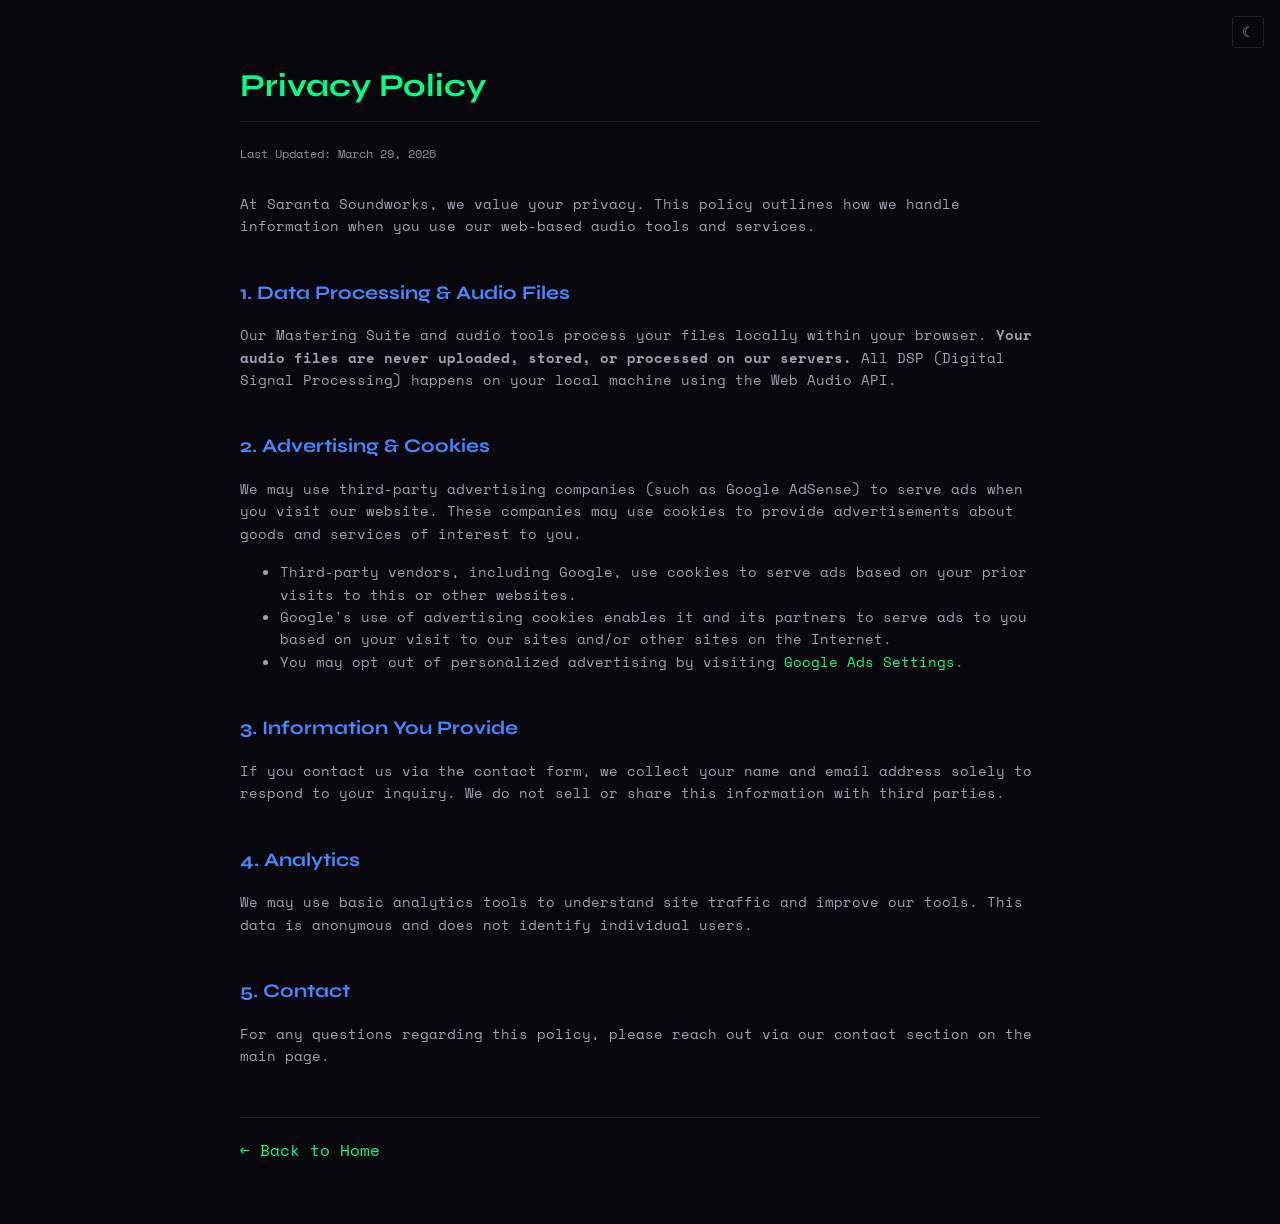
<file: privacy.html>
<!DOCTYPE html>
<html lang="en">
<head>
    <meta charset="UTF-8">
    <meta name="viewport" content="width=device-width, initial-scale=1.0">
    <title>Privacy Policy — Saranta Soundworks</title>
    <meta name="description" content="Privacy Policy for Saranta Soundworks. Learn how we handle your data when you use our browser-based audio mastering tools.">
    <meta name="robots" content="noindex, follow">
    <link rel="canonical" href="https://sarantasoundworks.com/privacy.html">
    <link rel="preconnect" href="https://fonts.googleapis.com">
    <link rel="preconnect" href="https://fonts.gstatic.com" crossorigin>
    <link href="https://fonts.googleapis.com/css2?family=Space+Mono&family=Syne:wght@700&display=swap" rel="stylesheet">
    <style>
        :root {
            --bg: #07070d;
            --text: #e8e8f0;
            --accent: #00ff88;
            --accent2: #4488ff;
            --border: #1e1e2e;
            --dim: #a0a0b0;
            --bg-rgb: 7,7,13;
        }
        html[data-theme="light"] {
            --bg: #f5f5f7;
            --text: #1a1a2e;
            --accent: #00cc6a;
            --accent2: #3366cc;
            --border: #d8d8de;
            --dim: #555566;
            --bg-rgb: 245,245,247;
        }
        body { 
            background: var(--bg); 
            color: var(--text); 
            font-family: 'Space Mono', monospace; 
            line-height: 1.6; 
            max-width: 800px; 
            margin: 60px auto; 
            padding: 0 20px; 
        }
        h1 { font-family: 'Syne', sans-serif; color: var(--accent); border-bottom: 1px solid var(--border); padding-bottom: 10px; }
        h2 { font-family: 'Syne', sans-serif; color: var(--accent2); margin-top: 40px; font-size: 1.2rem; }
        p, li { font-size: 14px; color: var(--dim); }
        a { color: var(--accent); text-decoration: none; }
        a:hover { text-decoration: underline; }
        .date { font-size: 12px; opacity: 0.6; margin-bottom: 30px; }
        .theme-toggle {
            position: fixed; top: 16px; right: 16px; z-index: 200;
            display: flex; align-items: center; justify-content: center;
            width: 32px; height: 32px; border-radius: 3px;
            background: transparent; border: 1px solid var(--border);
            color: var(--dim); cursor: pointer; font-size: 14px; line-height: 1;
            transition: all 0.15s; padding: 0;
        }
        .theme-toggle:hover { border-color: var(--accent); color: var(--accent); }
        .theme-icon-light { display: none; }
        .theme-icon-dark { display: inline; }
        html[data-theme="light"] .theme-icon-light { display: inline; }
        html[data-theme="light"] .theme-icon-dark { display: none; }
    </style>
</head>
<body>
    <button class="theme-toggle" id="themeToggle" aria-label="Toggle theme" title="Toggle light/dark mode">
      <span class="theme-icon-light">☀</span>
      <span class="theme-icon-dark">☾</span>
    </button>
    <h1>Privacy Policy</h1>
    <div class="date">Last Updated: March 29, 2026</div>

    <p>At Saranta Soundworks, we value your privacy. This policy outlines how we handle information when you use our web-based audio tools and services.</p>

    <h2>1. Data Processing & Audio Files</h2>
    <p>Our Mastering Suite and audio tools process your files locally within your browser. <strong>Your audio files are never uploaded, stored, or processed on our servers.</strong> All DSP (Digital Signal Processing) happens on your local machine using the Web Audio API.</p>

    <h2>2. Advertising & Cookies</h2>
    <p>We may use third-party advertising companies (such as Google AdSense) to serve ads when you visit our website. These companies may use cookies to provide advertisements about goods and services of interest to you.</p>
    <ul>
        <li>Third-party vendors, including Google, use cookies to serve ads based on your prior visits to this or other websites.</li>
        <li>Google's use of advertising cookies enables it and its partners to serve ads to you based on your visit to our sites and/or other sites on the Internet.</li>
        <li>You may opt out of personalized advertising by visiting <a href="https://www.google.com/settings/ads" target="_blank">Google Ads Settings</a>.</li>
    </ul>

    <h2>3. Information You Provide</h2>
    <p>If you contact us via the contact form, we collect your name and email address solely to respond to your inquiry. We do not sell or share this information with third parties.</p>

    <h2>4. Analytics</h2>
    <p>We may use basic analytics tools to understand site traffic and improve our tools. This data is anonymous and does not identify individual users.</p>

    <h2>5. Contact</h2>
    <p>For any questions regarding this policy, please reach out via our contact section on the main page.</p>
    
    <div style="margin-top: 50px; border-top: 1px solid var(--border); padding-top: 20px;">
        <a href="index.html">← Back to Home</a>
    </div>
<script>
(function() {
  var html = document.documentElement;
  var toggle = document.getElementById('themeToggle');
  var stored = localStorage.getItem('saranta-theme');
  if (stored === 'light') { html.setAttribute('data-theme', 'light'); }
  if (toggle) {
    toggle.addEventListener('click', function() {
      var isLight = html.getAttribute('data-theme') === 'light';
      if (isLight) {
        html.removeAttribute('data-theme');
        localStorage.setItem('saranta-theme', 'dark');
      } else {
        html.setAttribute('data-theme', 'light');
        localStorage.setItem('saranta-theme', 'light');
      }
    });
  }
})();
</script>

</body>
</html>
</file>
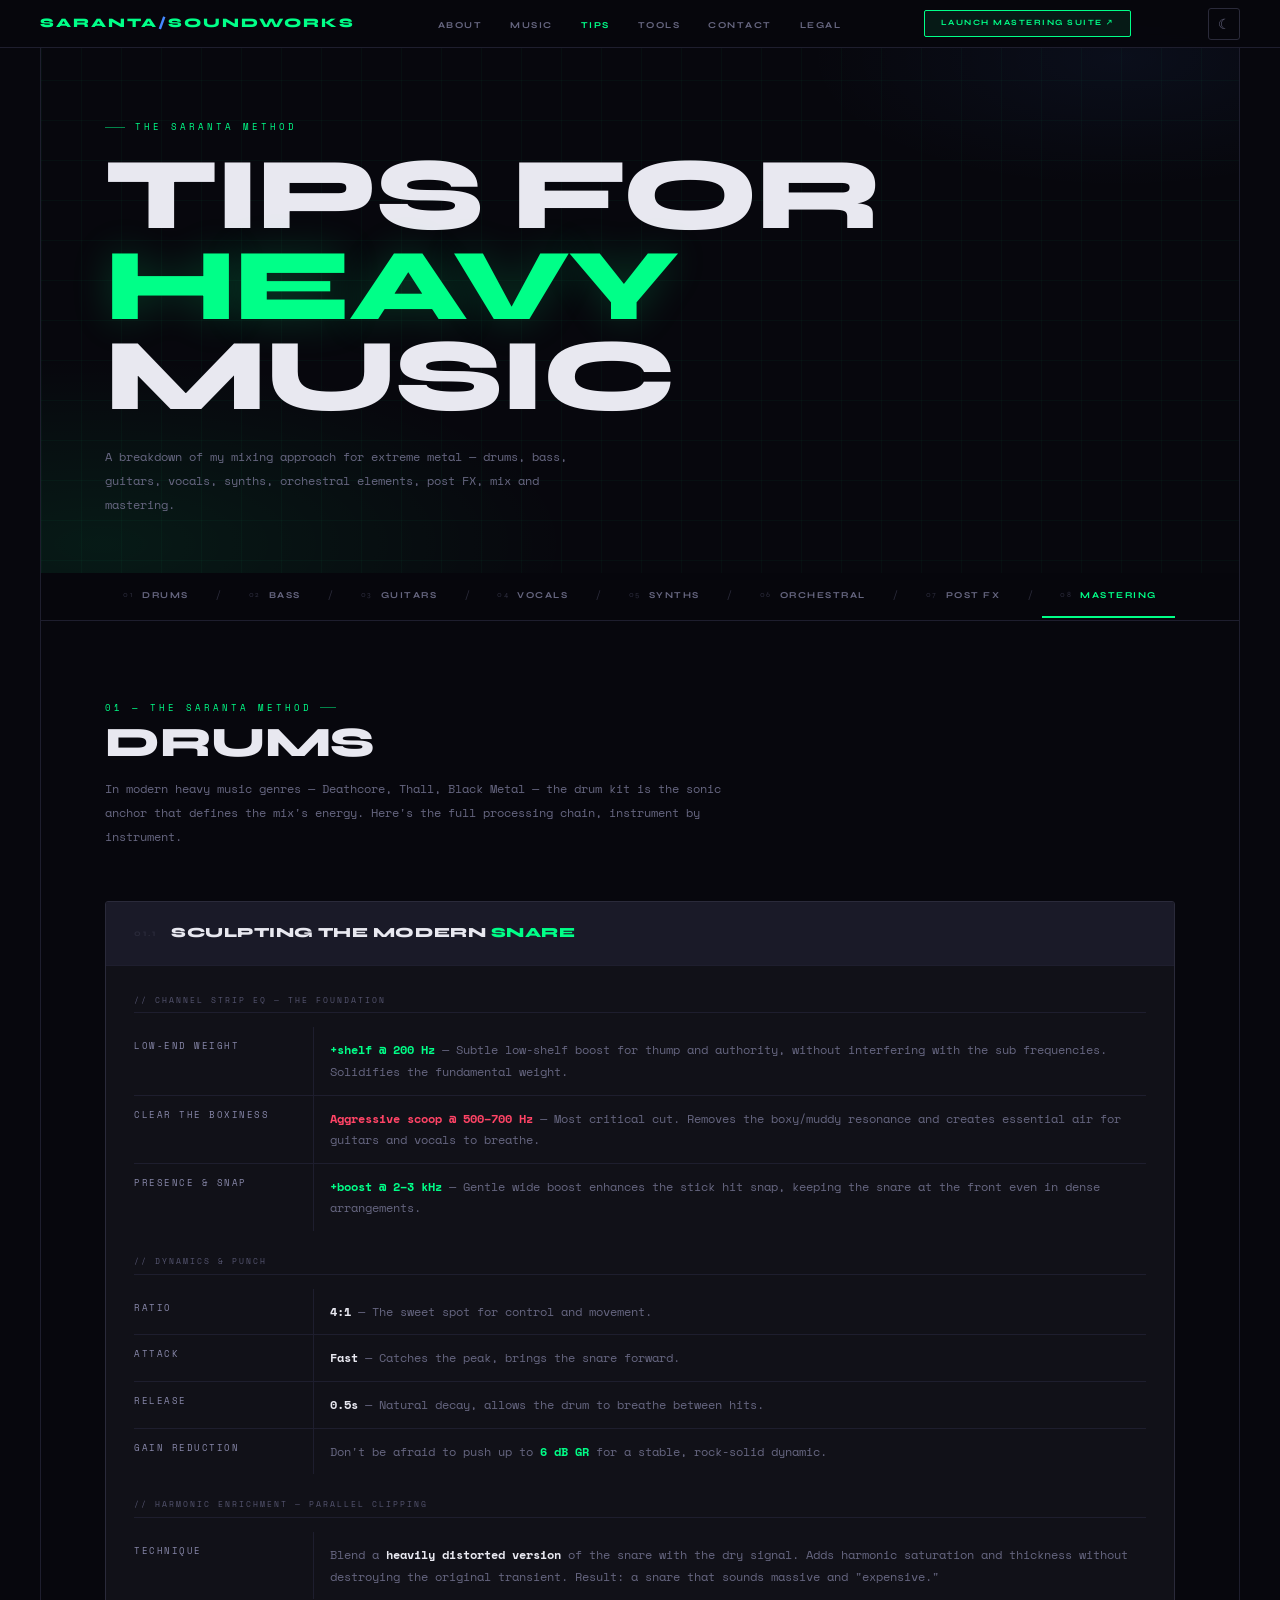
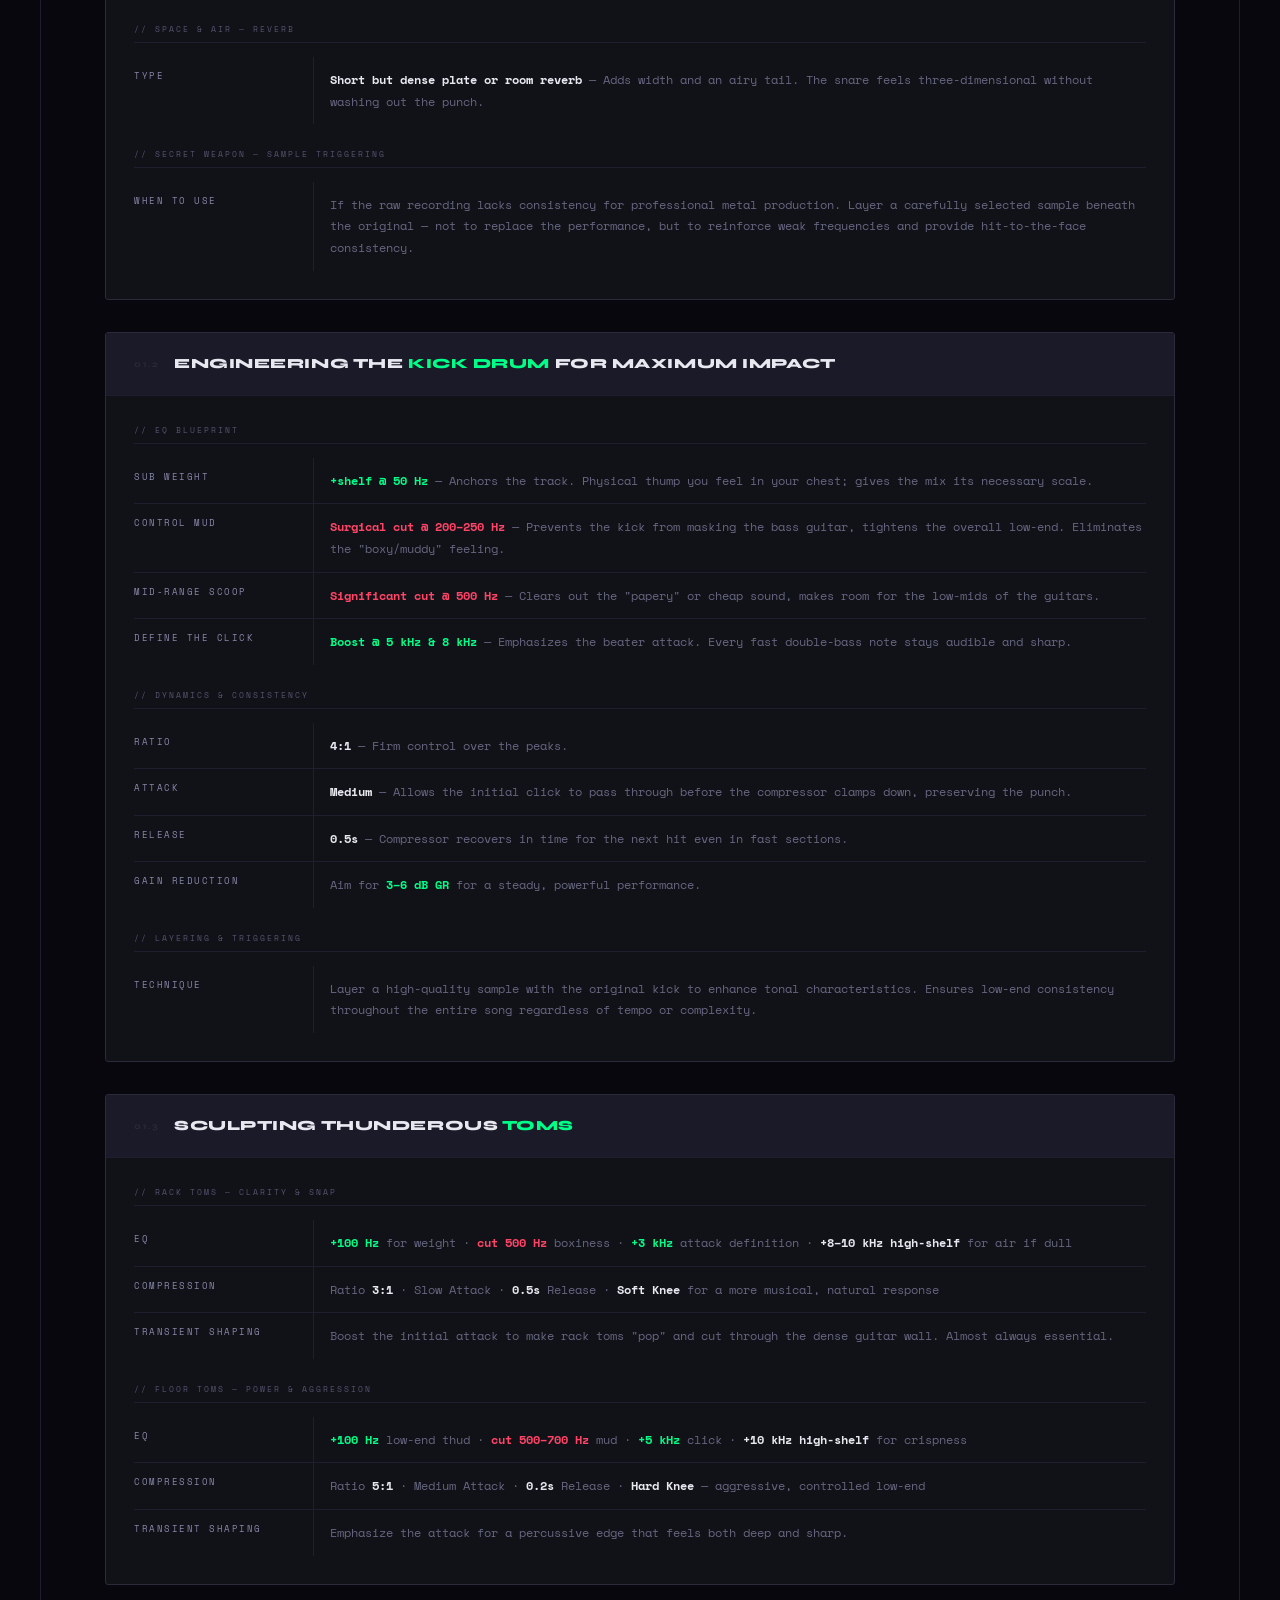
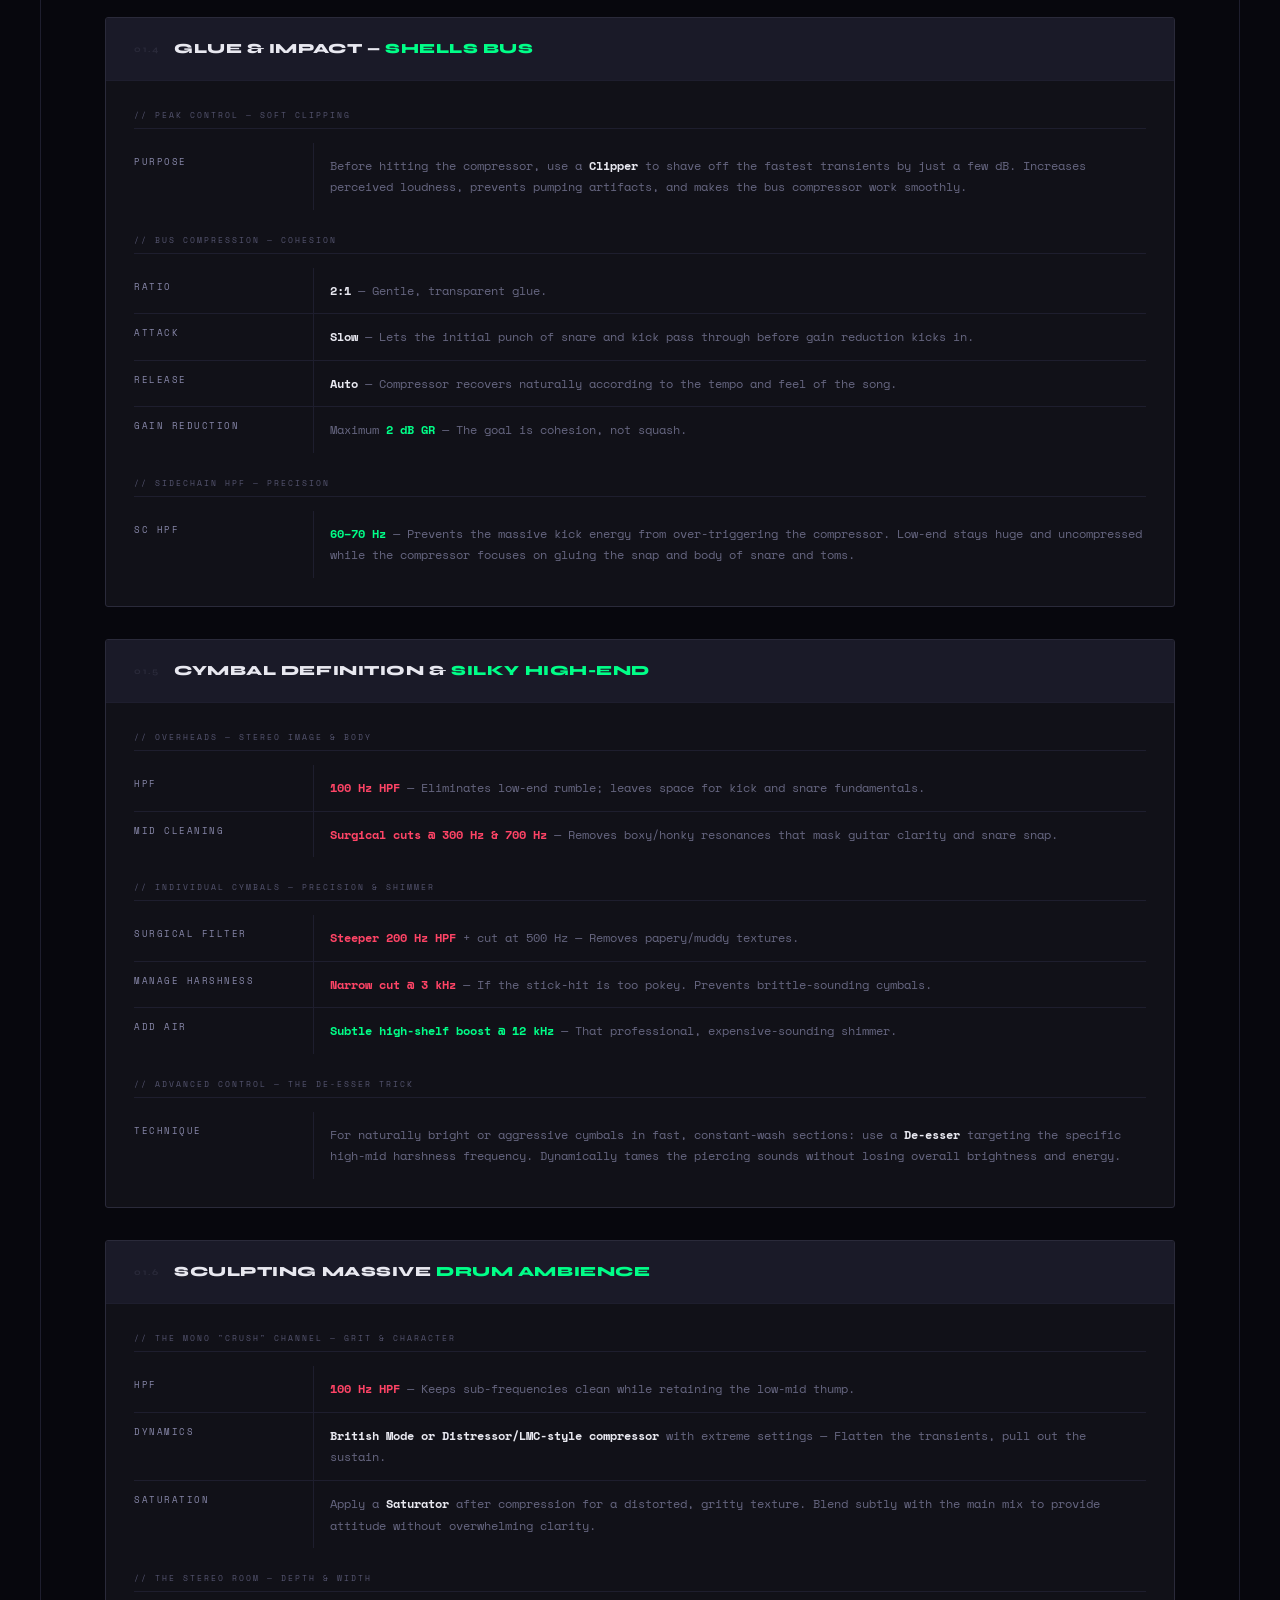
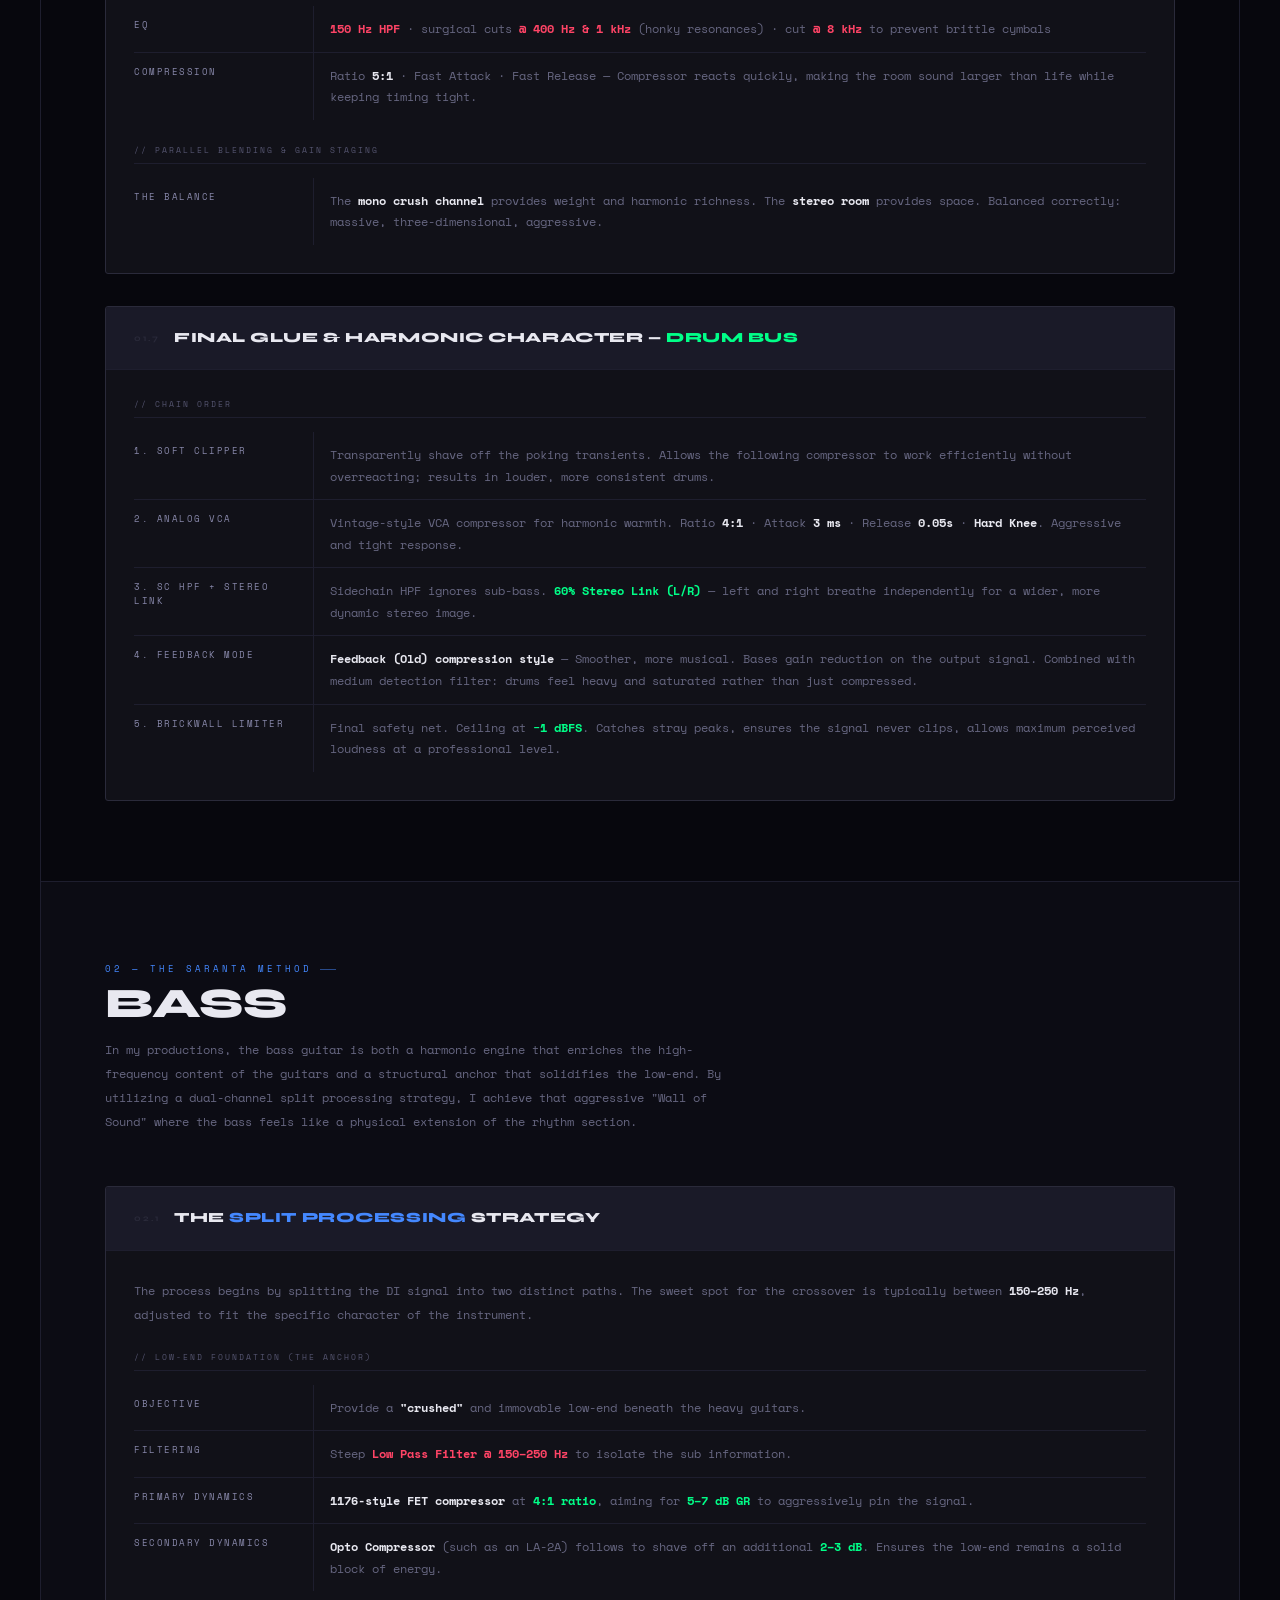
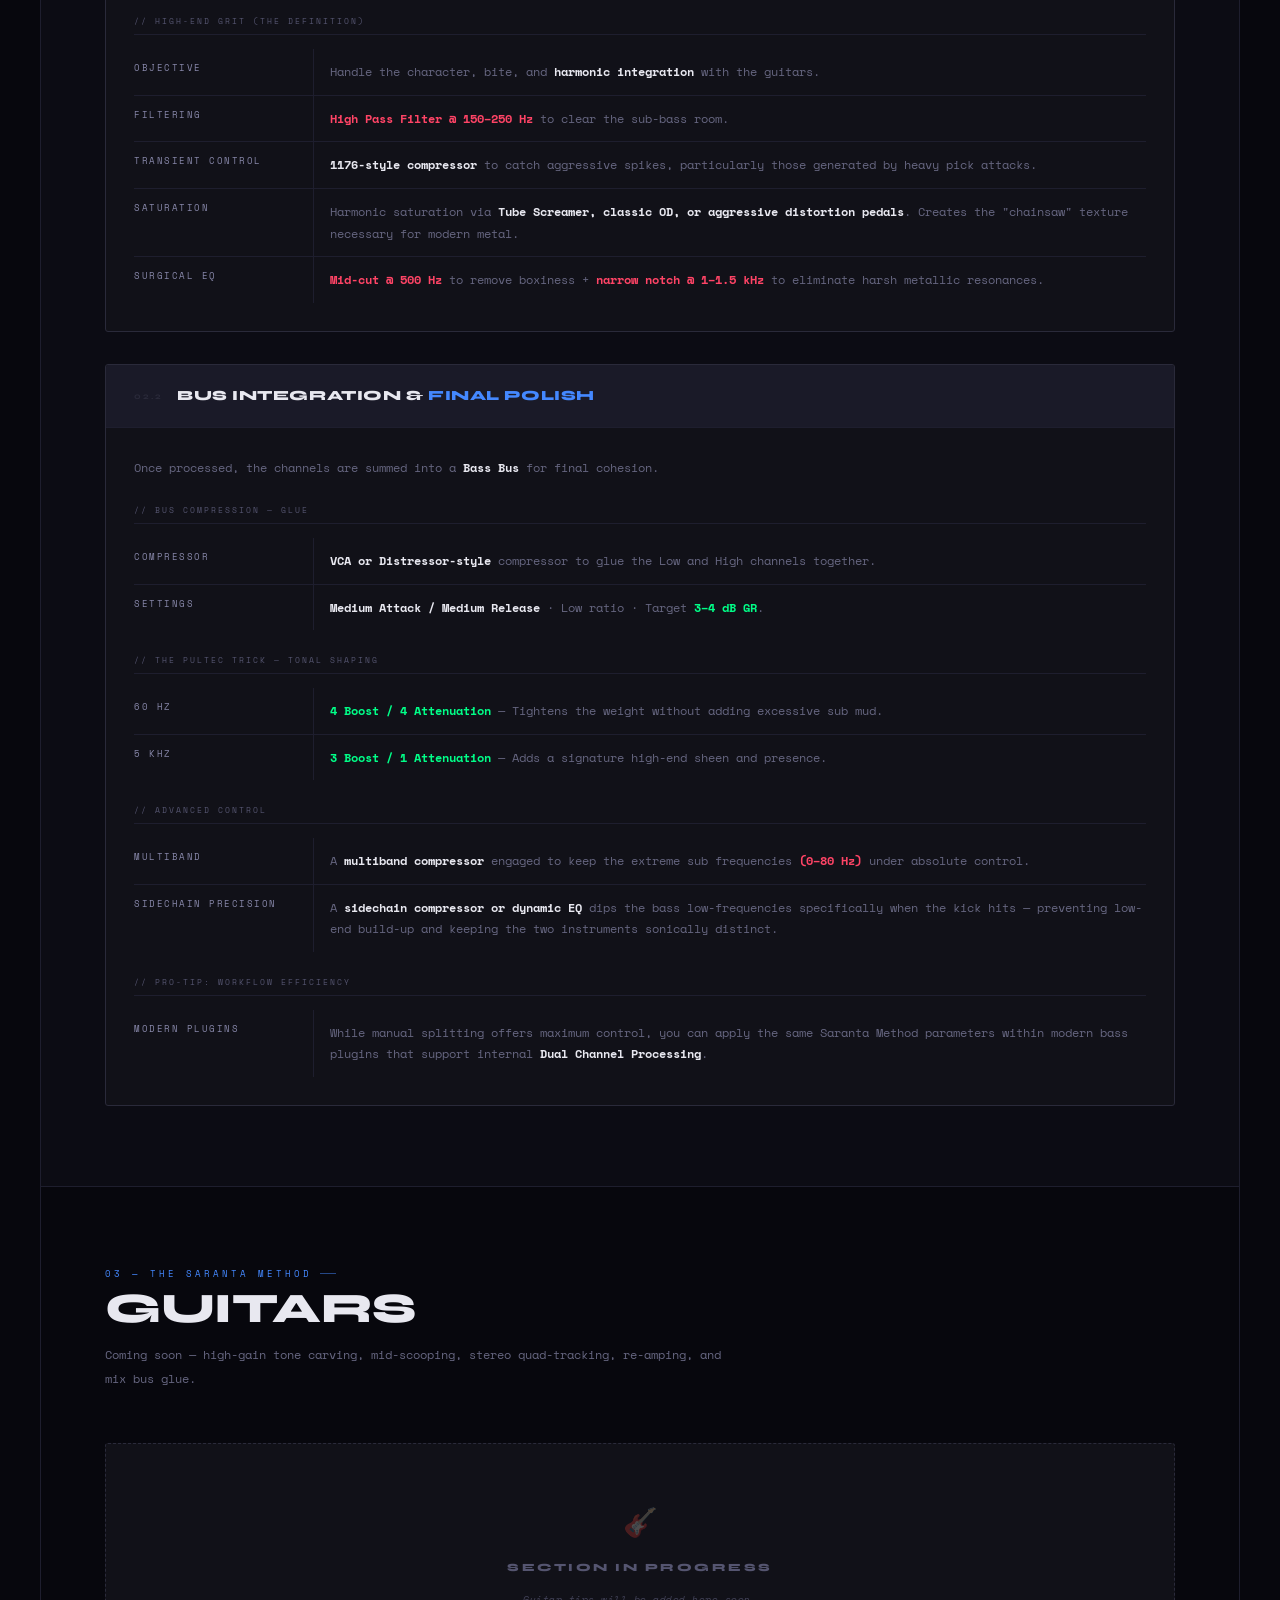
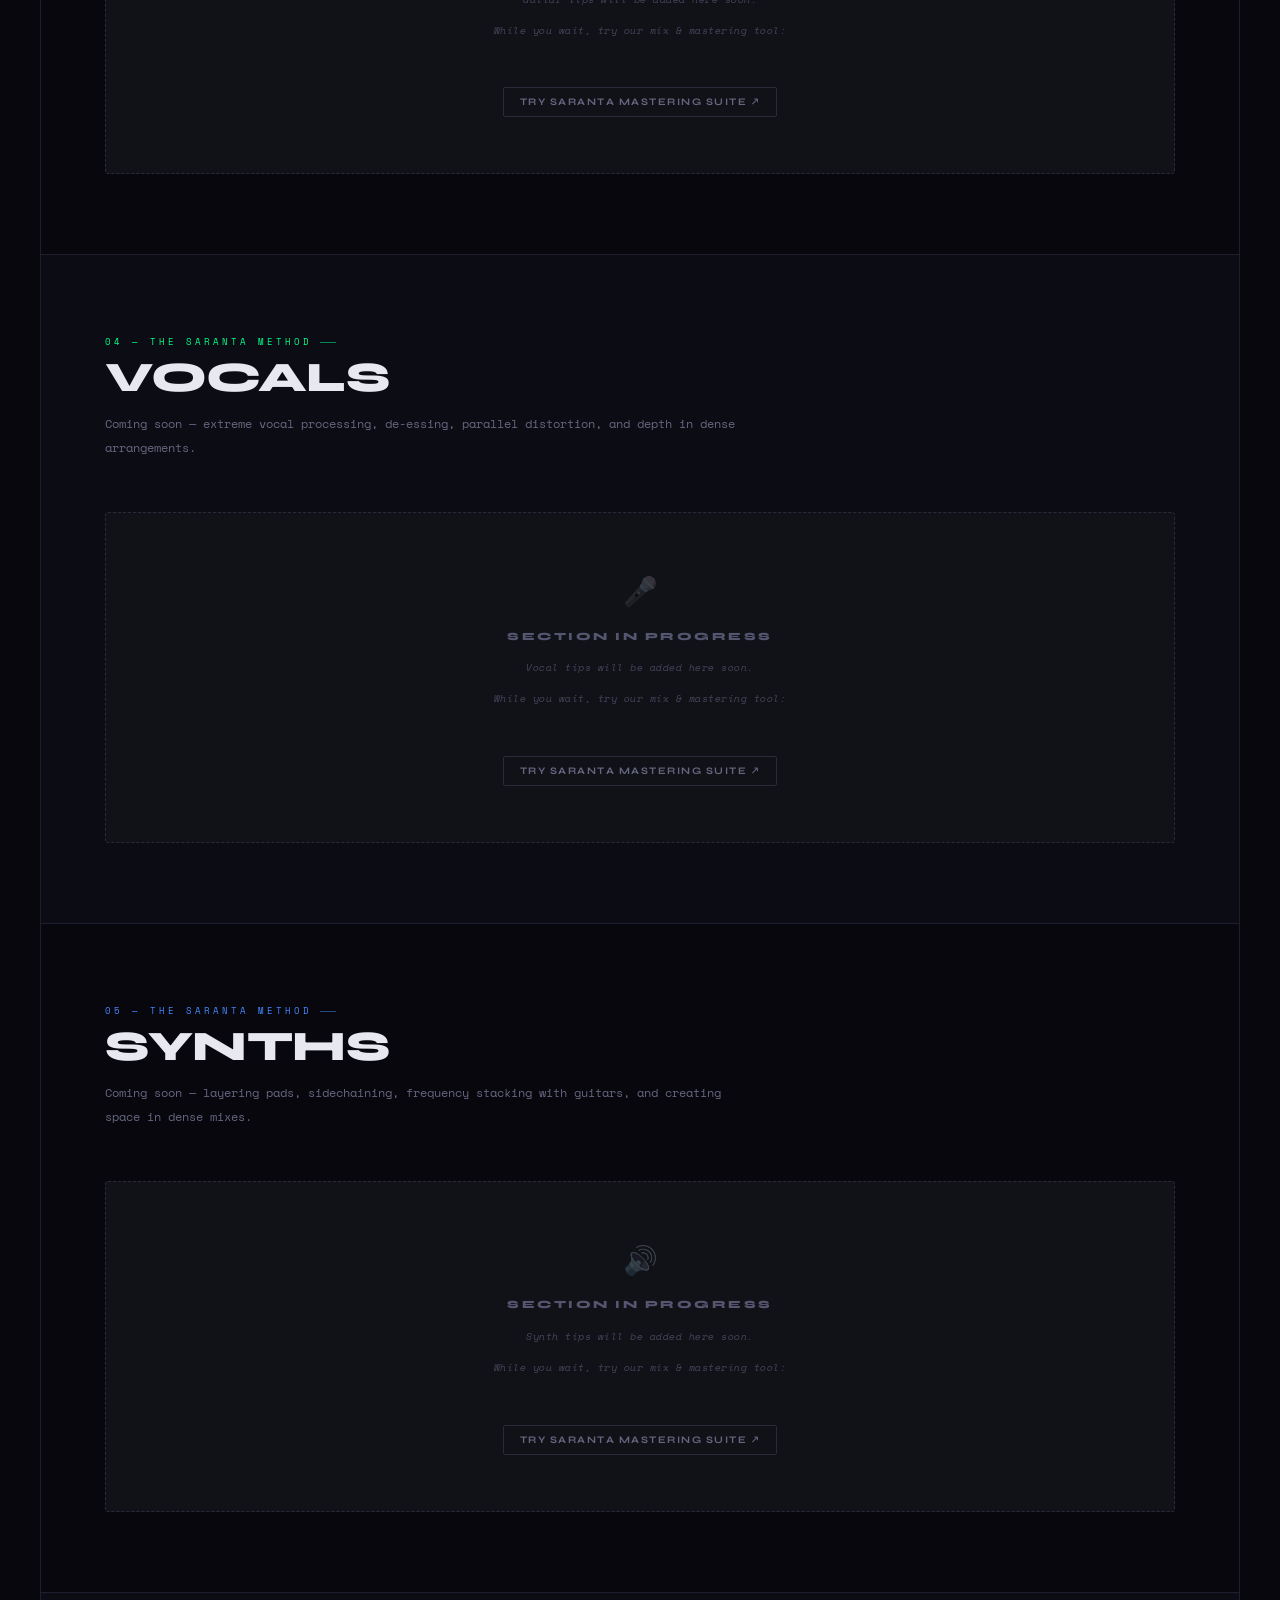
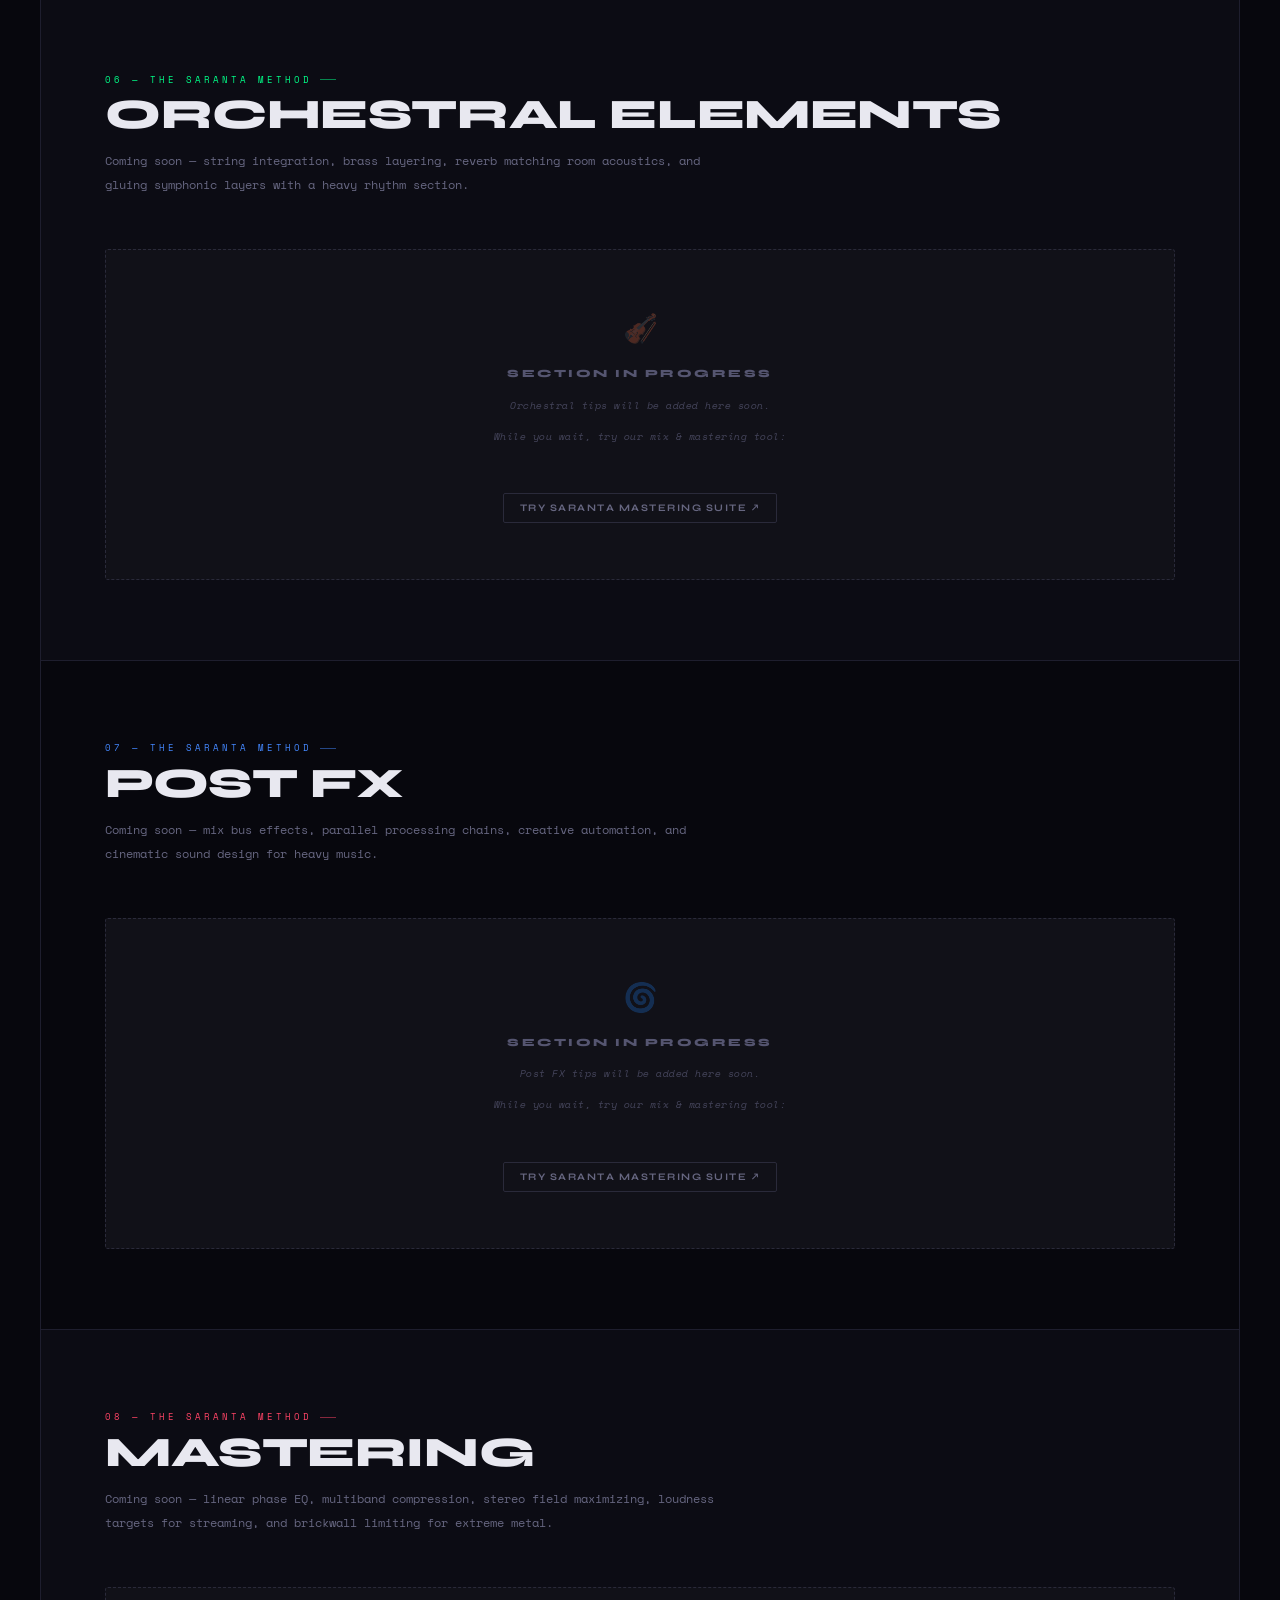
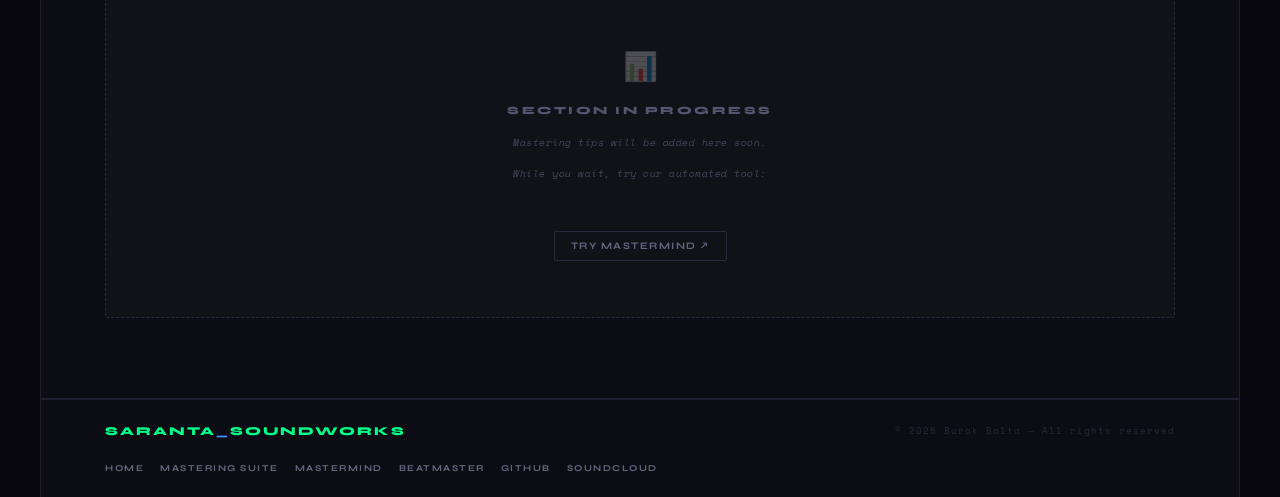
<file: tips.html>
<!DOCTYPE html>
<html lang="en">
<head>
<meta charset="UTF-8">
<meta name="viewport" content="width=device-width, initial-scale=1.0">
<title>Heavy Music Mixing Tips — Drums, Guitars, Bass, Mastering | Saranta Soundworks</title>
<meta name="description" content="The Saranta Method — practical mixing tips for heavy music. Drums, bass, guitars, vocals, synths, orchestral elements, post FX and mastering techniques for metal and extreme music production.">
<meta name="keywords" content="metal mixing tips, heavy music production, drum mixing metal, guitar tone metal, bass mixing metal, extreme music mastering, death metal production, deathcore mixing, djent guitar tone, metal mastering guide">
<meta name="author" content="Burak Balta — Saranta Soundworks">
<link rel="canonical" href="https://sarantasoundworks.com/tips.html">

<!-- Open Graph -->
<meta property="og:type" content="article">
<meta property="og:url" content="https://sarantasoundworks.com/tips.html">
<meta property="og:title" content="Heavy Music Mixing Tips — The Saranta Method">
<meta property="og:description" content="Practical mixing and production tips for heavy music. Drums, bass, guitars, vocals, synths, orchestral and mastering techniques.">
<meta property="og:image" content="https://sarantasoundworks.com/og-image.jpg">
<meta property="og:site_name" content="Saranta Soundworks">

<!-- Twitter Card -->
<meta name="twitter:card" content="summary_large_image">
<meta name="twitter:title" content="Heavy Music Mixing Tips — The Saranta Method">
<meta name="twitter:description" content="Practical mixing and production tips for heavy music — drums, bass, guitars, vocals, synths and mastering.">
<meta name="twitter:image" content="https://sarantasoundworks.com/og-image.jpg">

<!-- Structured Data -->
<script type="application/ld+json">
{
  "@context": "https://schema.org",
  "@type": "Article",
  "headline": "Tips for Heavy Music — The Saranta Method",
  "description": "Practical mixing and production tips for heavy music including drums, bass, guitars, vocals, synths, orchestral elements, post FX and mastering.",
  "url": "https://sarantasoundworks.com/tips.html",
  "author": {
    "@type": "Person",
    "name": "Burak Balta",
    "url": "https://sarantasoundworks.com"
  },
  "publisher": {
    "@type": "Organization",
    "name": "Saranta Soundworks",
    "url": "https://sarantasoundworks.com"
  }
}
</script>

<link rel="preconnect" href="https://fonts.googleapis.com">
<link rel="preconnect" href="https://fonts.gstatic.com" crossorigin>
<link href="https://fonts.googleapis.com/css2?family=Space+Mono:ital,wght@0,400;0,700;1,400&family=Syne:wght@400;600;700;800&display=swap" rel="stylesheet">
<style>
*, *::before, *::after { box-sizing: border-box; margin: 0; padding: 0; }
:root {
  --bg:      #07070d;
  --bg2:     #0c0c14;
  --bg3:     #111118;
  --bg4:     #1a1a28;
  --border:  #1e1e2e;
  --border2: #2a2a3a;
  --accent:  #00ff88;
  --accent3: #4488ff;
  --accent4: #ff4466;
  --text:    #e8e8f0;
  --dim:     #666680;
  --dim2:    #2a2a3a;
  --mono:    'Space Mono', monospace;
  --disp:    'Syne', sans-serif;
  --bg-rgb: 7,7,13;
  --accent-rgb: 0,255,136;
  --accent3-rgb: 68,136,255;
}
html[data-theme="light"] {
  --bg: #f5f5f7;
  --bg2: #ffffff;
  --bg3: #f0f0f2;
  --bg4: #e8e8ec;
  --border: #d8d8de;
  --border2: #c8c8d0;
  --accent: #00cc6a;
  --accent3: #3366cc;
  --accent4: #cc3355;
  --text: #1a1a2e;
  --dim: #555566;
  --dim2: #9999aa;
  --bg-rgb: 245,245,247;
  --accent-rgb: 0,180,100;
  --accent3-rgb: 51,102,204;
}
html { scroll-behavior: smooth; }
body {
  background: var(--bg);
  color: var(--text);
  font-family: var(--mono);
  font-size: 13px;
  line-height: 1.6;
  overflow-x: hidden;
  display: flex;
  flex-direction: column;
  align-items: center;
  min-height: 100vh;
}
.page-container {
  width: 100%;
  max-width: 1200px;
  margin: 0 auto;
  background: var(--bg);
  border-left: 1px solid var(--border);
  border-right: 1px solid var(--border);
  position: relative;
}
@media (max-width: 1200px) { .page-container { border: none; max-width: 100%; } }
::-webkit-scrollbar { width: 3px; }
::-webkit-scrollbar-track { background: var(--bg2); }
::-webkit-scrollbar-thumb { background: var(--border2); }

@media (max-width: 900px) {
  nav {
    /* 1. Blok yapısını ve hizalamayı dikey yapıyoruz */
    display: flex;
    flex-direction: row;
    align-items: center;
    justify-content: center;

    /* 2. Sabit yüksekliği iptal edip içeriğe göre uzamasını sağlıyoruz */
    height: auto !important; 
    min-height: 64px;       /* Minimum bir yükseklik değeri */
    padding: 5px 10px;      /* İçerideki boşluğu artırarak siyah bloğu büyütüyoruz */
    gap: 5px;               /* Logo ve buton arasındaki mesafe */
    
    /* Arka planın tam oturması için */
    background: rgba(7, 7, 13, 0.98); 
    border-bottom: 1px solid var(--border);
  }

  .nav-links {
    display: none; /* Menü linklerini mobilde gizli tutuyoruz */
  }

  .nav-tool-btn {
    font-size: 7.5px;        /* Fontu biraz daha küçülttük */
    padding: 6px 12px;       /* Butonun siyah blok içinde dengeli durması için */
    margin-top: 2px;
    width: fit-content;      /* Genişliği sadece metin kadar olsun */
  }

  /* Navigasyon büyüdüğü için altındaki içeriğin (Hero) üst üste binmemesi için */
  .hero {
    padding-top: 130px !important; 
  }
}
/* NAV */
nav {
  position: fixed; top: 0; left: 0; right: 0; z-index: 200;
  display: flex; align-items: center; justify-content: space-between;
  padding: 0 40px; height: 48px;
  background: rgba(var(--bg-rgb),0.96); border-bottom: 1px solid var(--border);
  backdrop-filter: blur(8px);
}
.nav-logo { font-family: var(--disp); font-weight: 800; font-size: 13px; letter-spacing: 2px; color: var(--accent); text-transform: uppercase; text-decoration: none; }
.nav-logo em { color: var(--accent3); font-style: normal; }
.nav-links { display: flex; align-items: center; gap: 2px; list-style: none; }
.nav-links a { font-family: var(--disp); font-size: 9px; font-weight: 700; letter-spacing: 1.5px; text-transform: uppercase; color: var(--dim); text-decoration: none; padding: 5px 12px; border-radius: 2px; border: 1px solid transparent; transition: all 0.15s; }
.nav-links a:hover { color: var(--text); border-color: var(--border2); background: var(--bg4); }
.nav-tool-btn { font-family: var(--disp); font-size: 8px; font-weight: 700; letter-spacing: 1.5px; text-transform: uppercase;   background: rgba(var(--accent-rgb),0.08); border: 1px solid var(--accent); color: var(--accent); text-decoration: none; padding: 6px 16px; border-radius: 2px; transition: background 0.15s; }
.nav-tool-btn:hover { background: rgba(var(--accent-rgb),0.18); }
/* Coming soon butonları — sade, hover'da yeşil */
.cs-btn { background: transparent !important; border-color: var(--border2) !important; color: var(--dim) !important; }
.cs-btn:hover {   background: rgba(var(--accent-rgb),0.1) !important; border-color: var(--accent) !important; color: var(--accent) !important; }
.hamburger { display: none; flex-direction: column; gap: 5px; cursor: pointer; padding: 4px; background: none; border: none; }
.hamburger span { display: block; width: 22px; height: 1.5px; background: var(--dim); transition: all 0.2s; }
.hamburger.open span:nth-child(1) { transform: translateY(6.5px) rotate(45deg); background: var(--accent); }
.hamburger.open span:nth-child(2) { opacity: 0; }
.hamburger.open span:nth-child(3) { transform: translateY(-6.5px) rotate(-45deg); background: var(--accent); }
.mobile-menu { display: none; position: fixed; top: 48px; left: 0; right: 0;   background: rgba(var(--bg-rgb),0.98); border-bottom: 1px solid var(--border); backdrop-filter: blur(8px); z-index: 199; padding: 16px 24px; flex-direction: column; gap: 4px; }
.mobile-menu.open { display: flex; }
.mobile-menu a { font-family: var(--disp); font-size: 11px; font-weight: 700; letter-spacing: 1.5px; text-transform: uppercase; color: var(--dim); text-decoration: none; padding: 10px 0; border-bottom: 1px solid var(--border); transition: color 0.15s; }
.mobile-menu a:last-child { border-bottom: none; color: var(--accent); }
.mobile-menu a:hover { color: var(--text); }
.nav-tool-desktop { display: block; }

/* THEME TOGGLE */
.theme-toggle {
  display: flex; align-items: center; justify-content: center;
  width: 32px; height: 32px; border-radius: 3px;
  background: transparent; border: 1px solid var(--border2);
  color: var(--dim); cursor: pointer; font-size: 14px; line-height: 1;
  transition: all 0.15s; padding: 0; margin-left: 8px;
}
.theme-toggle:hover { border-color: var(--accent); color: var(--accent); }
.theme-icon-light { display: none; }
.theme-icon-dark { display: inline; }
html[data-theme="light"] .theme-icon-light { display: inline; }
html[data-theme="light"] .theme-icon-dark { display: none; }
@media (max-width: 900px) {
  .theme-toggle { margin-left: auto; margin-right: 8px; }
}

/* HERO */
.hero { min-height: 28vh; display: flex; flex-direction: column; justify-content: flex-end; padding: 120px 64px 56px; position: relative; overflow: hidden; }
.grid-bg { position: absolute; inset: 0; pointer-events: none;   background-image: linear-gradient(rgba(var(--accent-rgb),0.03) 1px, transparent 1px), linear-gradient(90deg, rgba(var(--accent-rgb),0.03) 1px, transparent 1px); background-size: 40px 40px; }
.grid-bg::after { content: ''; position: absolute; inset: 0;   background: radial-gradient(ellipse 60% 50% at 5% 95%, rgba(var(--accent-rgb),0.08) 0%, transparent 65%), radial-gradient(ellipse 40% 35% at 90% 10%, rgba(var(--accent3-rgb),0.06) 0%, transparent 65%); }
html[data-theme="light"] .grid-bg { background-image: linear-gradient(rgba(var(--accent-rgb),0.06) 1px, transparent 1px), linear-gradient(90deg, rgba(var(--accent-rgb),0.06) 1px, transparent 1px); }
html[data-theme="light"] .grid-bg::after { background: radial-gradient(ellipse 60% 50% at 5% 95%, rgba(var(--accent-rgb),0.12) 0%, transparent 65%), radial-gradient(ellipse 40% 35% at 90% 10%, rgba(var(--accent3-rgb),0.08) 0%, transparent 65%); }
.hero-eyebrow { position: relative; display: flex; align-items: center; gap: 10px; font-size: 9px; letter-spacing: 3px; text-transform: uppercase; color: var(--accent); margin-bottom: 16px; }
.hero-eyebrow::before { content: ''; width: 20px; height: 1px; background: var(--accent); opacity: 0.5; }
.hero-title { font-family: var(--disp); font-size: clamp(48px, 8vw, 108px); font-weight: 800; line-height: 0.88; letter-spacing: -0.02em; text-transform: uppercase; color: var(--text); position: relative; margin-bottom: 24px; }
.hero-title .hl { color: var(--accent); text-shadow: 0 0 40px rgba(var(--accent-rgb),0.2); }
.hero-sub { max-width: 500px; color: var(--dim); font-size: 12px; line-height: 2; position: relative; }

/* SECTION NAV / TOPBAR */
.section-topbar {
  position: sticky; top: 48px; z-index: 100;
  background: rgba(var(--bg-rgb),0.97); border-bottom: 1px solid var(--border);
  backdrop-filter: blur(8px);
  display: flex; align-items: center; gap: 0;
  padding: 0 64px;
  overflow-x: auto;
}
.section-topbar::-webkit-scrollbar { display: none; }
.topbar-item {
  font-family: var(--disp); font-size: 9px; font-weight: 700; letter-spacing: 1.5px;
  text-transform: uppercase; color: var(--dim); text-decoration: none;
  padding: 14px 18px; border-bottom: 2px solid transparent;
  transition: all 0.15s; white-space: nowrap; display: flex; align-items: center; gap: 8px;
}
.topbar-item:hover { color: var(--text); border-bottom-color: var(--border2); }
.topbar-item.active { color: var(--accent); border-bottom-color: var(--accent); }
.topbar-item .tb-num { font-size: 8px; color: var(--dim2); font-weight: 400; }
.topbar-sep { color: var(--dim2); font-size: 11px; flex-shrink: 0; padding: 0 4px; }

/* TIPS SECTIONS */
.tips-section { padding: 80px 64px; border-bottom: 1px solid var(--border); }
.tips-section:nth-child(odd) { background: var(--bg); }
.tips-section:nth-child(even) { background: var(--bg2); }

.sec-eyebrow { font-size: 9px; letter-spacing: 3px; text-transform: uppercase; color: var(--accent); margin-bottom: 6px; display: flex; align-items: center; gap: 8px; }
.sec-eyebrow::after { content: ''; width: 16px; height: 1px; background: var(--accent); opacity: 0.5; }
.sec-eyebrow.blue { color: var(--accent3); }
.sec-eyebrow.blue::after { background: var(--accent3); }
.sec-eyebrow.red { color: var(--accent4); }
.sec-eyebrow.red::after { background: var(--accent4); }

.sec-title { font-family: var(--disp); font-size: clamp(26px, 3.5vw, 42px); font-weight: 800; text-transform: uppercase; letter-spacing: -0.01em; color: var(--text); margin-bottom: 12px; line-height: 1.05; }
.sec-desc { color: var(--dim); font-size: 12px; line-height: 2; max-width: 640px; margin-bottom: 52px; }

/* SUBSECTION CARDS */
.subsections { display: flex; flex-direction: column; gap: 32px; }
.subsec {
  border: 1px solid var(--border2);
  border-radius: 3px;
  background: var(--bg3);
  overflow: hidden;
}
.subsec-header {
  display: flex; align-items: center; gap: 14px;
  padding: 20px 28px;
  border-bottom: 1px solid var(--border);
  background: var(--bg4);
}
.subsec-num { font-family: var(--disp); font-size: 9px; font-weight: 700; letter-spacing: 2px; color: var(--dim2); flex-shrink: 0; }
.subsec-title { font-family: var(--disp); font-size: 14px; font-weight: 800; text-transform: uppercase; letter-spacing: 0.04em; color: var(--text); }
.subsec-title em { color: var(--accent); font-style: normal; }
.subsec-title.blue em { color: var(--accent3); }
.subsec-title.red em { color: var(--accent4); }
.subsec-body { padding: 28px; display: flex; flex-direction: column; gap: 24px; }

/* TIP ROWS */
.tip-group { display: flex; flex-direction: column; gap: 10px; }
.tip-group-label { font-size: 8px; letter-spacing: 2px; text-transform: uppercase; color: #555570; margin-bottom: 4px; padding-bottom: 6px; border-bottom: 1px solid var(--border); }
.tips-list { display: flex; flex-direction: column; gap: 0; }
.tip-row {
  display: grid;
  grid-template-columns: 180px 1fr;
  gap: 0;
  border-bottom: 1px solid var(--border);
  min-height: 44px;
}
.tip-row:last-child { border-bottom: none; }
.tip-key {
  display: flex; align-items: flex-start;
  padding: 12px 16px 12px 0;
  font-size: 9px; letter-spacing: 1.5px; text-transform: uppercase;
  color: #8888aa; font-family: var(--mono);
  border-right: 1px solid var(--border);
  line-height: 1.5;
  flex-shrink: 0;
}
.tip-val {
  padding: 12px 0 12px 16px;
  font-size: 12px; color: var(--dim); line-height: 1.8;
}
.tip-val strong { color: var(--text); }
.tip-val .tag-inline {
  display: inline-block; font-family: var(--disp); font-size: 8px; font-weight: 700;
  letter-spacing: 1.5px; text-transform: uppercase; padding: 2px 7px;
  border: 1px solid var(--border2); color: var(--dim); border-radius: 2px; margin-left: 6px;
}
.tip-val .val-accent { color: var(--accent); }
.tip-val .val-blue { color: var(--accent3); }
.tip-val .val-red { color: var(--accent4); }

/* PLAIN PROSE BLOCKS */
.tip-prose { font-size: 12px; color: var(--dim); line-height: 2; }
.tip-prose strong { color: var(--text); }

/* COMING SOON */
.coming-soon-block {
  border: 1px dashed var(--border2); border-radius: 3px;
  padding: 56px 32px;
  display: flex; flex-direction: column; align-items: center; justify-content: center;
  gap: 14px; text-align: center;
  background: var(--bg3);
}
.cs-icon { font-size: 28px; opacity: 0.25; }
.cs-label { font-family: var(--disp); font-size: 11px; font-weight: 800; letter-spacing: 2.5px; text-transform: uppercase; color: #555570; }
.cs-hint { font-size: 10px; color: #44445a; font-style: italic; letter-spacing: 0.5px; line-height: 1.7; }

/* FOOTER */
footer { padding: 22px 64px; border-top: 1px solid var(--border); background: var(--bg2); display: flex; align-items: center; justify-content: space-between; gap: 20px; flex-wrap: wrap; }
.foot-logo { font-family: var(--disp); font-weight: 800; font-size: 12px; letter-spacing: 2px; text-transform: uppercase; color: var(--accent); }
.foot-logo em { color: var(--accent3); font-style: normal; }
.foot-copy { font-size: 9px; color: var(--dim2); letter-spacing: 1px; }
.foot-links { display: flex; gap: 16px; }
.foot-links a { font-family: var(--disp); font-size: 9px; font-weight: 700; letter-spacing: 1.5px; text-transform: uppercase; color: var(--dim); text-decoration: none; transition: color 0.15s; }
.foot-links a:hover { color: var(--accent); }

/* RESPONSIVE */
@media (max-width: 900px) {
  nav { padding: 0 20px; }
  .nav-links { display: none; }
  .nav-tool-desktop { display: none; }
  .hamburger { display: flex; }
  .hero { padding: 100px 24px 40px; }
  .tips-section { padding: 56px 24px; }
  .section-topbar { padding: 0 16px; }
  .topbar-item { padding: 12px 12px; font-size: 8px; }
  .tip-row { grid-template-columns: 140px 1fr; }
  .subsec-body { padding: 20px; }
  footer { padding: 24px; flex-direction: column; gap: 12px; }
}
@media (max-width: 600px) {
  .tip-row { grid-template-columns: 1fr; }
  .tip-key { border-right: none; border-bottom: 1px solid var(--border); padding: 10px 0 6px; }
  .tip-val { padding: 8px 0 10px; }
}
</style>
</head>
<body>
<div class="page-container">

<!-- NAV -->
<nav>
  <a href="index.html" class="nav-logo">Saranta<em>/</em>Soundworks</a>
  <ul class="nav-links">
    <li><a href="index.html#about">About</a></li>
    <li><a href="index.html#music">Music</a></li>
    <li><a href="tips.html" style="color:var(--accent);">Tips</a></li>
    <li><a href="tools.html">Tools</a></li>
    <li><a href="index.html#contact">Contact</a></li>
    <li><a href="legal.html">Legal</a></li>
  </ul>
  <a href="mastering-suite.html" class="nav-tool-btn nav-tool-desktop">Launch Mastering Suite ↗</a>
  <button class="theme-toggle" id="themeToggle" aria-label="Toggle theme" title="Toggle light/dark mode">
    <span class="theme-icon-light">☀</span>
    <span class="theme-icon-dark">☾</span>
  </button>
  <button class="hamburger" id="hamburger" aria-label="Menu">
    <span></span><span></span><span></span>
  </button>
</nav>
<div class="mobile-menu" id="mobileMenu">
  <a href="index.html#about" onclick="closeMobile()">About</a>
  <a href="index.html#music" onclick="closeMobile()">Music</a>
  <a href="tips.html" onclick="closeMobile()">Tips</a>
  <a href="tools.html" onclick="closeMobile()">Tools</a>
  <a href="index.html#contact" onclick="closeMobile()">Contact</a>
  <a href="legal.html">Legal</a>
  <a href="mastering-suite.html">Launch Mastering Suite ↗</a>
</div>

<!-- HERO -->
<section class="hero" id="home">
  <div class="grid-bg"></div>
  <div class="hero-eyebrow">The Saranta Method</div>
  <h1 class="hero-title">
    Tips for<br>
    <span class="hl">Heavy</span><br>
    Music
  </h1>
  <p class="hero-sub">
    A breakdown of my mixing approach for extreme metal — drums, bass, guitars, vocals, synths, orchestral elements, post FX, mix and mastering. 
  </p>
</section>

<!-- SECTION TOPBAR -->
<nav class="section-topbar" id="tips-topbar">
  <a href="#drums" class="topbar-item active"><span class="tb-num">01</span> Drums</a>
  <span class="topbar-sep">/</span>
  <a href="#bass" class="topbar-item"><span class="tb-num">02</span> Bass</a>
  <span class="topbar-sep">/</span>
  <a href="#guitars" class="topbar-item"><span class="tb-num">03</span> Guitars</a>
  <span class="topbar-sep">/</span>
  <a href="#vocals" class="topbar-item"><span class="tb-num">04</span> Vocals</a>
  <span class="topbar-sep">/</span>
  <a href="#synths" class="topbar-item"><span class="tb-num">05</span> Synths</a>
  <span class="topbar-sep">/</span>
  <a href="#orchestral" class="topbar-item"><span class="tb-num">06</span> Orchestral</a>
  <span class="topbar-sep">/</span>
  <a href="#postfx" class="topbar-item"><span class="tb-num">07</span> Post FX</a>
  <span class="topbar-sep">/</span>
  <a href="#mastering" class="topbar-item"><span class="tb-num">08</span> Mastering</a>
</nav>

<!-- ═══════════════════════════════════════════════ -->
<!-- 01 DRUMS -->
<!-- ═══════════════════════════════════════════════ -->
<section class="tips-section" id="drums">
  <div class="sec-eyebrow">01 — The Saranta Method</div>
  <h2 class="sec-title">Drums</h2>
  <p class="sec-desc">In modern heavy music genres — Deathcore, Thall, Black Metal — the drum kit is the sonic anchor that defines the mix's energy. Here's the full processing chain, instrument by instrument.</p>

  <div class="subsections">

    <!-- SNARE -->
    <div class="subsec">
      <div class="subsec-header">
        <span class="subsec-num">01.1</span>
        <div class="subsec-title">Sculpting the Modern <em>Snare</em></div>
      </div>
      <div class="subsec-body">

        <div class="tip-group">
          <div class="tip-group-label">// Channel Strip EQ — The Foundation</div>
          <div class="tips-list">
            <div class="tip-row">
              <div class="tip-key">Low-End Weight</div>
              <div class="tip-val"><strong class="val-accent">+shelf @ 200 Hz</strong> — Subtle low-shelf boost for thump and authority, without interfering with the sub frequencies. Solidifies the fundamental weight.</div>
            </div>
            <div class="tip-row">
              <div class="tip-key">Clear the Boxiness</div>
              <div class="tip-val"><strong class="val-red">Aggressive scoop @ 500–700 Hz</strong> — Most critical cut. Removes the boxy/muddy resonance and creates essential air for guitars and vocals to breathe.</div>
            </div>
            <div class="tip-row">
              <div class="tip-key">Presence & Snap</div>
              <div class="tip-val"><strong class="val-accent">+boost @ 2–3 kHz</strong> — Gentle wide boost enhances the stick hit snap, keeping the snare at the front even in dense arrangements.</div>
            </div>
          </div>
        </div>

        <div class="tip-group">
          <div class="tip-group-label">// Dynamics & Punch</div>
          <div class="tips-list">
            <div class="tip-row">
              <div class="tip-key">Ratio</div>
              <div class="tip-val"><strong>4:1</strong> — The sweet spot for control and movement.</div>
            </div>
            <div class="tip-row">
              <div class="tip-key">Attack</div>
              <div class="tip-val"><strong>Fast</strong> — Catches the peak, brings the snare forward.</div>
            </div>
            <div class="tip-row">
              <div class="tip-key">Release</div>
              <div class="tip-val"><strong>0.5s</strong> — Natural decay, allows the drum to breathe between hits.</div>
            </div>
            <div class="tip-row">
              <div class="tip-key">Gain Reduction</div>
              <div class="tip-val">Don't be afraid to push up to <strong class="val-accent">6 dB GR</strong> for a stable, rock-solid dynamic.</div>
            </div>
          </div>
        </div>

        <div class="tip-group">
          <div class="tip-group-label">// Harmonic Enrichment — Parallel Clipping</div>
          <div class="tips-list">
            <div class="tip-row">
              <div class="tip-key">Technique</div>
              <div class="tip-val">Blend a <strong>heavily distorted version</strong> of the snare with the dry signal. Adds harmonic saturation and thickness without destroying the original transient. Result: a snare that sounds massive and "expensive."</div>
            </div>
          </div>
        </div>

        <div class="tip-group">
          <div class="tip-group-label">// Space & Air — Reverb</div>
          <div class="tips-list">
            <div class="tip-row">
              <div class="tip-key">Type</div>
              <div class="tip-val"><strong>Short but dense plate or room reverb</strong> — Adds width and an airy tail. The snare feels three-dimensional without washing out the punch.</div>
            </div>
          </div>
        </div>

        <div class="tip-group">
          <div class="tip-group-label">// Secret Weapon — Sample Triggering</div>
          <div class="tips-list">
            <div class="tip-row">
              <div class="tip-key">When to use</div>
              <div class="tip-val">If the raw recording lacks consistency for professional metal production. Layer a carefully selected sample beneath the original — not to replace the performance, but to reinforce weak frequencies and provide hit-to-the-face consistency.</div>
            </div>
          </div>
        </div>

      </div>
    </div>

    <!-- KICK -->
    <div class="subsec">
      <div class="subsec-header">
        <span class="subsec-num">01.2</span>
        <div class="subsec-title">Engineering the <em>Kick Drum</em> for Maximum Impact</div>
      </div>
      <div class="subsec-body">

        <div class="tip-group">
          <div class="tip-group-label">// EQ Blueprint</div>
          <div class="tips-list">
            <div class="tip-row">
              <div class="tip-key">Sub Weight</div>
              <div class="tip-val"><strong class="val-accent">+shelf @ 50 Hz</strong> — Anchors the track. Physical thump you feel in your chest; gives the mix its necessary scale.</div>
            </div>
            <div class="tip-row">
              <div class="tip-key">Control Mud</div>
              <div class="tip-val"><strong class="val-red">Surgical cut @ 200–250 Hz</strong> — Prevents the kick from masking the bass guitar, tightens the overall low-end. Eliminates the "boxy/muddy" feeling.</div>
            </div>
            <div class="tip-row">
              <div class="tip-key">Mid-Range Scoop</div>
              <div class="tip-val"><strong class="val-red">Significant cut @ 500 Hz</strong> — Clears out the "papery" or cheap sound, makes room for the low-mids of the guitars.</div>
            </div>
            <div class="tip-row">
              <div class="tip-key">Define the Click</div>
              <div class="tip-val"><strong class="val-accent">Boost @ 5 kHz & 8 kHz</strong> — Emphasizes the beater attack. Every fast double-bass note stays audible and sharp.</div>
            </div>
          </div>
        </div>

        <div class="tip-group">
          <div class="tip-group-label">// Dynamics & Consistency</div>
          <div class="tips-list">
            <div class="tip-row">
              <div class="tip-key">Ratio</div>
              <div class="tip-val"><strong>4:1</strong> — Firm control over the peaks.</div>
            </div>
            <div class="tip-row">
              <div class="tip-key">Attack</div>
              <div class="tip-val"><strong>Medium</strong> — Allows the initial click to pass through before the compressor clamps down, preserving the punch.</div>
            </div>
            <div class="tip-row">
              <div class="tip-key">Release</div>
              <div class="tip-val"><strong>0.5s</strong> — Compressor recovers in time for the next hit even in fast sections.</div>
            </div>
            <div class="tip-row">
              <div class="tip-key">Gain Reduction</div>
              <div class="tip-val">Aim for <strong class="val-accent">3–6 dB GR</strong> for a steady, powerful performance.</div>
            </div>
          </div>
        </div>

        <div class="tip-group">
          <div class="tip-group-label">// Layering & Triggering</div>
          <div class="tips-list">
            <div class="tip-row">
              <div class="tip-key">Technique</div>
              <div class="tip-val">Layer a high-quality sample with the original kick to enhance tonal characteristics. Ensures low-end consistency throughout the entire song regardless of tempo or complexity.</div>
            </div>
          </div>
        </div>

      </div>
    </div>

    <!-- TOMS -->
    <div class="subsec">
      <div class="subsec-header">
        <span class="subsec-num">01.3</span>
        <div class="subsec-title">Sculpting Thunderous <em>Toms</em></div>
      </div>
      <div class="subsec-body">

        <div class="tip-group">
          <div class="tip-group-label">// Rack Toms — Clarity & Snap</div>
          <div class="tips-list">
            <div class="tip-row">
              <div class="tip-key">EQ</div>
              <div class="tip-val"><strong class="val-accent">+100 Hz</strong> for weight · <strong class="val-red">cut 500 Hz</strong> boxiness · <strong class="val-accent">+3 kHz</strong> attack definition · <strong>+8–10 kHz high-shelf</strong> for air if dull</div>
            </div>
            <div class="tip-row">
              <div class="tip-key">Compression</div>
              <div class="tip-val">Ratio <strong>3:1</strong> · Slow Attack · <strong>0.5s</strong> Release · <strong>Soft Knee</strong> for a more musical, natural response</div>
            </div>
            <div class="tip-row">
              <div class="tip-key">Transient Shaping</div>
              <div class="tip-val">Boost the initial attack to make rack toms "pop" and cut through the dense guitar wall. Almost always essential.</div>
            </div>
          </div>
        </div>

        <div class="tip-group">
          <div class="tip-group-label">// Floor Toms — Power & Aggression</div>
          <div class="tips-list">
            <div class="tip-row">
              <div class="tip-key">EQ</div>
              <div class="tip-val"><strong class="val-accent">+100 Hz</strong> low-end thud · <strong class="val-red">cut 500–700 Hz</strong> mud · <strong class="val-accent">+5 kHz</strong> click · <strong>+10 kHz high-shelf</strong> for crispness</div>
            </div>
            <div class="tip-row">
              <div class="tip-key">Compression</div>
              <div class="tip-val">Ratio <strong>5:1</strong> · Medium Attack · <strong>0.2s</strong> Release · <strong>Hard Knee</strong> — aggressive, controlled low-end</div>
            </div>
            <div class="tip-row">
              <div class="tip-key">Transient Shaping</div>
              <div class="tip-val">Emphasize the attack for a percussive edge that feels both deep and sharp.</div>
            </div>
          </div>
        </div>

      </div>
    </div>

    <!-- SHELLS BUS -->
    <div class="subsec">
      <div class="subsec-header">
        <span class="subsec-num">01.4</span>
        <div class="subsec-title">Glue & Impact — <em>Shells Bus</em></div>
      </div>
      <div class="subsec-body">

        <div class="tip-group">
          <div class="tip-group-label">// Peak Control — Soft Clipping</div>
          <div class="tips-list">
            <div class="tip-row">
              <div class="tip-key">Purpose</div>
              <div class="tip-val">Before hitting the compressor, use a <strong>Clipper</strong> to shave off the fastest transients by just a few dB. Increases perceived loudness, prevents pumping artifacts, and makes the bus compressor work smoothly.</div>
            </div>
          </div>
        </div>

        <div class="tip-group">
          <div class="tip-group-label">// Bus Compression — Cohesion</div>
          <div class="tips-list">
            <div class="tip-row">
              <div class="tip-key">Ratio</div>
              <div class="tip-val"><strong>2:1</strong> — Gentle, transparent glue.</div>
            </div>
            <div class="tip-row">
              <div class="tip-key">Attack</div>
              <div class="tip-val"><strong>Slow</strong> — Lets the initial punch of snare and kick pass through before gain reduction kicks in.</div>
            </div>
            <div class="tip-row">
              <div class="tip-key">Release</div>
              <div class="tip-val"><strong>Auto</strong> — Compressor recovers naturally according to the tempo and feel of the song.</div>
            </div>
            <div class="tip-row">
              <div class="tip-key">Gain Reduction</div>
              <div class="tip-val">Maximum <strong class="val-accent">2 dB GR</strong> — The goal is cohesion, not squash.</div>
            </div>
          </div>
        </div>

        <div class="tip-group">
          <div class="tip-group-label">// Sidechain HPF — Precision</div>
          <div class="tips-list">
            <div class="tip-row">
              <div class="tip-key">SC HPF</div>
              <div class="tip-val"><strong class="val-accent">60–70 Hz</strong> — Prevents the massive kick energy from over-triggering the compressor. Low-end stays huge and uncompressed while the compressor focuses on gluing the snap and body of snare and toms.</div>
            </div>
          </div>
        </div>

      </div>
    </div>

    <!-- CYMBALS -->
    <div class="subsec">
      <div class="subsec-header">
        <span class="subsec-num">01.5</span>
        <div class="subsec-title">Cymbal Definition & <em>Silky High-End</em></div>
      </div>
      <div class="subsec-body">

        <div class="tip-group">
          <div class="tip-group-label">// Overheads — Stereo Image & Body</div>
          <div class="tips-list">
            <div class="tip-row">
              <div class="tip-key">HPF</div>
              <div class="tip-val"><strong class="val-red">100 Hz HPF</strong> — Eliminates low-end rumble; leaves space for kick and snare fundamentals.</div>
            </div>
            <div class="tip-row">
              <div class="tip-key">Mid Cleaning</div>
              <div class="tip-val"><strong class="val-red">Surgical cuts @ 300 Hz & 700 Hz</strong> — Removes boxy/honky resonances that mask guitar clarity and snare snap.</div>
            </div>
          </div>
        </div>

        <div class="tip-group">
          <div class="tip-group-label">// Individual Cymbals — Precision & Shimmer</div>
          <div class="tips-list">
            <div class="tip-row">
              <div class="tip-key">Surgical Filter</div>
              <div class="tip-val"><strong class="val-red">Steeper 200 Hz HPF</strong> + cut at 500 Hz — Removes papery/muddy textures.</div>
            </div>
            <div class="tip-row">
              <div class="tip-key">Manage Harshness</div>
              <div class="tip-val"><strong class="val-red">Narrow cut @ 3 kHz</strong> — If the stick-hit is too pokey. Prevents brittle-sounding cymbals.</div>
            </div>
            <div class="tip-row">
              <div class="tip-key">Add Air</div>
              <div class="tip-val"><strong class="val-accent">Subtle high-shelf boost @ 12 kHz</strong> — That professional, expensive-sounding shimmer.</div>
            </div>
          </div>
        </div>

        <div class="tip-group">
          <div class="tip-group-label">// Advanced Control — The De-esser Trick</div>
          <div class="tips-list">
            <div class="tip-row">
              <div class="tip-key">Technique</div>
              <div class="tip-val">For naturally bright or aggressive cymbals in fast, constant-wash sections: use a <strong>De-esser</strong> targeting the specific high-mid harshness frequency. Dynamically tames the piercing sounds without losing overall brightness and energy.</div>
            </div>
          </div>
        </div>

      </div>
    </div>

    <!-- ROOM AMBIENCE -->
    <div class="subsec">
      <div class="subsec-header">
        <span class="subsec-num">01.6</span>
        <div class="subsec-title">Sculpting Massive <em>Drum Ambience</em></div>
      </div>
      <div class="subsec-body">

        <div class="tip-group">
          <div class="tip-group-label">// The Mono "Crush" Channel — Grit & Character</div>
          <div class="tips-list">
            <div class="tip-row">
              <div class="tip-key">HPF</div>
              <div class="tip-val"><strong class="val-red">100 Hz HPF</strong> — Keeps sub-frequencies clean while retaining the low-mid thump.</div>
            </div>
            <div class="tip-row">
              <div class="tip-key">Dynamics</div>
              <div class="tip-val"><strong>British Mode or Distressor/LMC-style compressor</strong> with extreme settings — Flatten the transients, pull out the sustain.</div>
            </div>
            <div class="tip-row">
              <div class="tip-key">Saturation</div>
              <div class="tip-val">Apply a <strong>Saturator</strong> after compression for a distorted, gritty texture. Blend subtly with the main mix to provide attitude without overwhelming clarity.</div>
            </div>
          </div>
        </div>

        <div class="tip-group">
          <div class="tip-group-label">// The Stereo Room — Depth & Width</div>
          <div class="tips-list">
            <div class="tip-row">
              <div class="tip-key">EQ</div>
              <div class="tip-val"><strong class="val-red">150 Hz HPF</strong> · surgical cuts <strong class="val-red">@ 400 Hz & 1 kHz</strong> (honky resonances) · cut <strong class="val-red">@ 8 kHz</strong> to prevent brittle cymbals</div>
            </div>
            <div class="tip-row">
              <div class="tip-key">Compression</div>
              <div class="tip-val">Ratio <strong>5:1</strong> · Fast Attack · Fast Release — Compressor reacts quickly, making the room sound larger than life while keeping timing tight.</div>
            </div>
          </div>
        </div>

        <div class="tip-group">
          <div class="tip-group-label">// Parallel Blending & Gain Staging</div>
          <div class="tips-list">
            <div class="tip-row">
              <div class="tip-key">The Balance</div>
              <div class="tip-val">The <strong>mono crush channel</strong> provides weight and harmonic richness. The <strong>stereo room</strong> provides space. Balanced correctly: massive, three-dimensional, aggressive.</div>
            </div>
          </div>
        </div>

      </div>
    </div>

    <!-- DRUM BUS -->
    <div class="subsec">
      <div class="subsec-header">
        <span class="subsec-num">01.7</span>
        <div class="subsec-title">Final Glue & Harmonic Character — <em>Drum Bus</em></div>
      </div>
      <div class="subsec-body">

        <div class="tip-group">
          <div class="tip-group-label">// Chain Order</div>
          <div class="tips-list">
            <div class="tip-row">
              <div class="tip-key">1. Soft Clipper</div>
              <div class="tip-val">Transparently shave off the poking transients. Allows the following compressor to work efficiently without overreacting; results in louder, more consistent drums.</div>
            </div>
            <div class="tip-row">
              <div class="tip-key">2. Analog VCA</div>
              <div class="tip-val">Vintage-style VCA compressor for harmonic warmth. Ratio <strong>4:1</strong> · Attack <strong>3 ms</strong> · Release <strong>0.05s</strong> · <strong>Hard Knee</strong>. Aggressive and tight response.</div>
            </div>
            <div class="tip-row">
              <div class="tip-key">3. SC HPF + Stereo Link</div>
              <div class="tip-val">Sidechain HPF ignores sub-bass. <strong class="val-accent">60% Stereo Link (L/R)</strong> — left and right breathe independently for a wider, more dynamic stereo image.</div>
            </div>
            <div class="tip-row">
              <div class="tip-key">4. Feedback Mode</div>
              <div class="tip-val"><strong>Feedback (Old) compression style</strong> — Smoother, more musical. Bases gain reduction on the output signal. Combined with medium detection filter: drums feel heavy and saturated rather than just compressed.</div>
            </div>
            <div class="tip-row">
              <div class="tip-key">5. Brickwall Limiter</div>
              <div class="tip-val">Final safety net. Ceiling at <strong class="val-accent">−1 dBFS</strong>. Catches stray peaks, ensures the signal never clips, allows maximum perceived loudness at a professional level.</div>
            </div>
          </div>
        </div>

      </div>
    </div>

  </div><!-- /subsections -->
</section>

<!-- ═══════════════════════════════════════════════ -->
<!-- 02 BASS -->
<!-- ═══════════════════════════════════════════════ -->
<section class="tips-section" id="bass">
  <div class="sec-eyebrow blue">02 — The Saranta Method</div>
  <h2 class="sec-title">Bass</h2>
  <p class="sec-desc">In my productions, the bass guitar is both a harmonic engine that enriches the high-frequency content of the guitars and a structural anchor that solidifies the low-end. By utilizing a dual-channel split processing strategy, I achieve that aggressive "Wall of Sound" where the bass feels like a physical extension of the rhythm section.</p>

  <div class="subsections">

    <!-- SPLIT PROCESSING -->
    <div class="subsec">
      <div class="subsec-header">
        <span class="subsec-num">02.1</span>
        <div class="subsec-title blue">The <em>Split Processing</em> Strategy</div>
      </div>
      <div class="subsec-body">

        <p class="tip-prose">The process begins by splitting the DI signal into two distinct paths. The sweet spot for the crossover is typically between <strong>150–250 Hz</strong>, adjusted to fit the specific character of the instrument.</p>

        <div class="tip-group">
          <div class="tip-group-label">// Low-End Foundation (The Anchor)</div>
          <div class="tips-list">
            <div class="tip-row">
              <div class="tip-key">Objective</div>
              <div class="tip-val">Provide a <strong>"crushed"</strong> and immovable low-end beneath the heavy guitars.</div>
            </div>
            <div class="tip-row">
              <div class="tip-key">Filtering</div>
              <div class="tip-val">Steep <strong class="val-red">Low Pass Filter @ 150–250 Hz</strong> to isolate the sub information.</div>
            </div>
            <div class="tip-row">
              <div class="tip-key">Primary Dynamics</div>
              <div class="tip-val"><strong>1176-style FET compressor</strong> at <strong class="val-accent">4:1 ratio</strong>, aiming for <strong class="val-accent">5–7 dB GR</strong> to aggressively pin the signal.</div>
            </div>
            <div class="tip-row">
              <div class="tip-key">Secondary Dynamics</div>
              <div class="tip-val"><strong>Opto Compressor</strong> (such as an LA-2A) follows to shave off an additional <strong class="val-accent">2–3 dB</strong>. Ensures the low-end remains a solid block of energy.</div>
            </div>
          </div>
        </div>

        <div class="tip-group">
          <div class="tip-group-label">// High-End Grit (The Definition)</div>
          <div class="tips-list">
            <div class="tip-row">
              <div class="tip-key">Objective</div>
              <div class="tip-val">Handle the character, bite, and <strong>harmonic integration</strong> with the guitars.</div>
            </div>
            <div class="tip-row">
              <div class="tip-key">Filtering</div>
              <div class="tip-val"><strong class="val-red">High Pass Filter @ 150–250 Hz</strong> to clear the sub-bass room.</div>
            </div>
            <div class="tip-row">
              <div class="tip-key">Transient Control</div>
              <div class="tip-val"><strong>1176-style compressor</strong> to catch aggressive spikes, particularly those generated by heavy pick attacks.</div>
            </div>
            <div class="tip-row">
              <div class="tip-key">Saturation</div>
              <div class="tip-val">Harmonic saturation via <strong>Tube Screamer, classic OD, or aggressive distortion pedals</strong>. Creates the "chainsaw" texture necessary for modern metal.</div>
            </div>
            <div class="tip-row">
              <div class="tip-key">Surgical EQ</div>
              <div class="tip-val"><strong class="val-red">Mid-cut @ 500 Hz</strong> to remove boxiness + <strong class="val-red">narrow notch @ 1–1.5 kHz</strong> to eliminate harsh metallic resonances.</div>
            </div>
          </div>
        </div>

      </div>
    </div>

    <!-- BUS INTEGRATION -->
    <div class="subsec">
      <div class="subsec-header">
        <span class="subsec-num">02.2</span>
        <div class="subsec-title blue">Bus Integration & <em>Final Polish</em></div>
      </div>
      <div class="subsec-body">

        <p class="tip-prose">Once processed, the channels are summed into a <strong>Bass Bus</strong> for final cohesion.</p>

        <div class="tip-group">
          <div class="tip-group-label">// Bus Compression — Glue</div>
          <div class="tips-list">
            <div class="tip-row">
              <div class="tip-key">Compressor</div>
              <div class="tip-val"><strong>VCA or Distressor-style</strong> compressor to glue the Low and High channels together.</div>
            </div>
            <div class="tip-row">
              <div class="tip-key">Settings</div>
              <div class="tip-val"><strong>Medium Attack / Medium Release</strong> · Low ratio · Target <strong class="val-accent">3–4 dB GR</strong>.</div>
            </div>
          </div>
        </div>

        <div class="tip-group">
          <div class="tip-group-label">// The Pultec Trick — Tonal Shaping</div>
          <div class="tips-list">
            <div class="tip-row">
              <div class="tip-key">60 Hz</div>
              <div class="tip-val"><strong class="val-accent">4 Boost / 4 Attenuation</strong> — Tightens the weight without adding excessive sub mud.</div>
            </div>
            <div class="tip-row">
              <div class="tip-key">5 kHz</div>
              <div class="tip-val"><strong class="val-accent">3 Boost / 1 Attenuation</strong> — Adds a signature high-end sheen and presence.</div>
            </div>
          </div>
        </div>

        <div class="tip-group">
          <div class="tip-group-label">// Advanced Control</div>
          <div class="tips-list">
            <div class="tip-row">
              <div class="tip-key">Multiband</div>
              <div class="tip-val">A <strong>multiband compressor</strong> engaged to keep the extreme sub frequencies <strong class="val-red">(0–80 Hz)</strong> under absolute control.</div>
            </div>
            <div class="tip-row">
              <div class="tip-key">Sidechain Precision</div>
              <div class="tip-val">A <strong>sidechain compressor or dynamic EQ</strong> dips the bass low-frequencies specifically when the kick hits — preventing low-end build-up and keeping the two instruments sonically distinct.</div>
            </div>
          </div>
        </div>

        <div class="tip-group">
          <div class="tip-group-label">// Pro-Tip: Workflow Efficiency</div>
          <div class="tips-list">
            <div class="tip-row">
              <div class="tip-key">Modern Plugins</div>
              <div class="tip-val">While manual splitting offers maximum control, you can apply the same Saranta Method parameters within modern bass plugins that support internal <strong>Dual Channel Processing</strong>.</div>
            </div>
          </div>
        </div>

      </div>
    </div>

  </div><!-- /subsections -->
</section>

<!-- ═══════════════════════════════════════════════ -->
<!-- 03 GUITARS -->
<!-- ═══════════════════════════════════════════════ -->
<section class="tips-section" id="guitars">
  <div class="sec-eyebrow blue">03 — The Saranta Method</div>
  <h2 class="sec-title">Guitars</h2>
  <p class="sec-desc">Coming soon — high-gain tone carving, mid-scooping, stereo quad-tracking, re-amping, and mix bus glue.</p>
  <div class="coming-soon-block">
    <div class="cs-icon">🎸</div>
    <div class="cs-label">Section in Progress</div>
    <div class="cs-hint">Guitar tips will be added here soon.</div>
    <div class="cs-hint">While you wait, try our mix & mastering tool:</div>
    <br>
    <a href="mastering-suite.html" class="nav-tool-btn cs-btn" style="font-size: 10px;">Try Saranta Mastering Suite ↗</a>
  </div>
</section>

<!-- ═══════════════════════════════════════════════ -->
<!-- 04 VOCALS -->
<!-- ═══════════════════════════════════════════════ -->
<section class="tips-section" id="vocals">
  <div class="sec-eyebrow">04 — The Saranta Method</div>
  <h2 class="sec-title">Vocals</h2>
  <p class="sec-desc">Coming soon — extreme vocal processing, de-essing, parallel distortion, and depth in dense arrangements.</p>
  <div class="coming-soon-block">
    <div class="cs-icon">🎤</div>
    <div class="cs-label">Section in Progress</div>
    <div class="cs-hint">Vocal tips will be added here soon.</div>
    <div class="cs-hint">While you wait, try our mix & mastering tool:</div>
    <br>
    <a href="mastering-suite.html" class="nav-tool-btn cs-btn" style="font-size: 10px;">Try Saranta Mastering Suite ↗</a>
  </div>
</section>

<!-- ═══════════════════════════════════════════════ -->
<!-- 05 SYNTHS -->
<!-- ═══════════════════════════════════════════════ -->
<section class="tips-section" id="synths">
  <div class="sec-eyebrow blue">05 — The Saranta Method</div>
  <h2 class="sec-title">Synths</h2>
  <p class="sec-desc">Coming soon — layering pads, sidechaining, frequency stacking with guitars, and creating space in dense mixes.</p>
  <div class="coming-soon-block">
    <div class="cs-icon">🔊</div>
    <div class="cs-label">Section in Progress</div>
    <div class="cs-hint">Synth tips will be added here soon.</div>
    <div class="cs-hint">While you wait, try our mix & mastering tool:</div>
    <br>
    <a href="mastering-suite.html" class="nav-tool-btn cs-btn" style="font-size: 10px;">Try Saranta Mastering Suite ↗</a>
  </div>
</section>

<!-- ═══════════════════════════════════════════════ -->
<!-- 06 ORCHESTRAL -->
<!-- ═══════════════════════════════════════════════ -->
<section class="tips-section" id="orchestral">
  <div class="sec-eyebrow">06 — The Saranta Method</div>
  <h2 class="sec-title">Orchestral Elements</h2>
  <p class="sec-desc">Coming soon — string integration, brass layering, reverb matching room acoustics, and gluing symphonic layers with a heavy rhythm section.</p>
  <div class="coming-soon-block">
    <div class="cs-icon">🎻</div>
    <div class="cs-label">Section in Progress</div>
    <div class="cs-hint">Orchestral tips will be added here soon.</div>
    <div class="cs-hint">While you wait, try our mix & mastering tool:</div>
    <br>
    <a href="mastering-suite.html" class="nav-tool-btn cs-btn" style="font-size: 10px;">Try Saranta Mastering Suite ↗</a>
  </div>
</section>

<!-- ═══════════════════════════════════════════════ -->
<!-- 07 POST FX -->
<!-- ═══════════════════════════════════════════════ -->
<section class="tips-section" id="postfx">
  <div class="sec-eyebrow blue">07 — The Saranta Method</div>
  <h2 class="sec-title">Post FX</h2>
  <p class="sec-desc">Coming soon — mix bus effects, parallel processing chains, creative automation, and cinematic sound design for heavy music.</p>
  <div class="coming-soon-block">
    <div class="cs-icon">🌀</div>
    <div class="cs-label">Section in Progress</div>
    <div class="cs-hint">Post FX tips will be added here soon.</div>
    <div class="cs-hint">While you wait, try our mix & mastering tool:</div>
    <br>
    <a href="mastering-suite.html" class="nav-tool-btn cs-btn" style="font-size: 10px;">Try Saranta Mastering Suite ↗</a>
  </div>
</section>

<!-- ═══════════════════════════════════════════════ -->
<!-- 08 MASTERING -->
<!-- ═══════════════════════════════════════════════ -->
<section class="tips-section" id="mastering">
  <div class="sec-eyebrow red">08 — The Saranta Method</div>
  <h2 class="sec-title">Mastering</h2>
  <p class="sec-desc">Coming soon — linear phase EQ, multiband compression, stereo field maximizing, loudness targets for streaming, and brickwall limiting for extreme metal.</p>
  <div class="coming-soon-block">
    <div class="cs-icon">📊</div>
    <div class="cs-label">Section in Progress</div>
    <div class="cs-hint">Mastering tips will be added here soon.</div>
    <div class="cs-hint">While you wait, try our automated tool:</div>
    <br>
    <a href="mastermind.html" class="nav-tool-btn cs-btn" style="font-size: 10px;">Try Mastermind ↗</a>
  </div>
</section>

<!-- FOOTER -->
<footer>
  <div class="foot-logo">Saranta<em>_</em>Soundworks</div>
  <div class="foot-copy">© 2025 Burak Balta — All rights reserved</div>
  <div class="foot-links">
    <a href="index.html">Home</a>
    <a href="mastering-suite.html">Mastering Suite</a>
    <a href="mastermind.html">Mastermind</a>
    <a href="beatmaster.html">Beatmaster</a>
    <a href="https://github.com/sarantasoundworks" target="_blank">GitHub</a>
    <a href="https://soundcloud.com/saranta-596980414" target="_blank">SoundCloud</a>
  </div>
</footer>

</div><!-- /page-container -->

<script>
// Active topbar item on scroll
const sections = document.querySelectorAll('.tips-section[id]');
const topbarItems = document.querySelectorAll('.topbar-item');

const observer = new IntersectionObserver((entries) => {
  entries.forEach(entry => {
    if (entry.isIntersecting) {
      const id = entry.target.getAttribute('id');
      topbarItems.forEach(item => {
        item.classList.toggle('active', item.getAttribute('href') === `#${id}`);
      });
    }
  });
}, { rootMargin: '-48px 0px -60% 0px', threshold: 0 });

sections.forEach(sec => observer.observe(sec));
</script>

<script>
  const hamburger = document.getElementById('hamburger');
  const mobileMenu = document.getElementById('mobileMenu');
  function closeMobile() { hamburger.classList.remove('open'); mobileMenu.classList.remove('open'); }
  hamburger.addEventListener('click', () => { hamburger.classList.toggle('open'); mobileMenu.classList.toggle('open'); });
</script>

<script>
(function() {
  var html = document.documentElement;
  var toggle = document.getElementById('themeToggle');
  var stored = localStorage.getItem('saranta-theme');
  if (stored === 'light') { html.setAttribute('data-theme', 'light'); }
  if (toggle) {
    toggle.addEventListener('click', function() {
      var isLight = html.getAttribute('data-theme') === 'light';
      if (isLight) {
        html.removeAttribute('data-theme');
        localStorage.setItem('saranta-theme', 'dark');
      } else {
        html.setAttribute('data-theme', 'light');
        localStorage.setItem('saranta-theme', 'light');
      }
    });
  }
})();
</script>

</body>
</html>
</file>
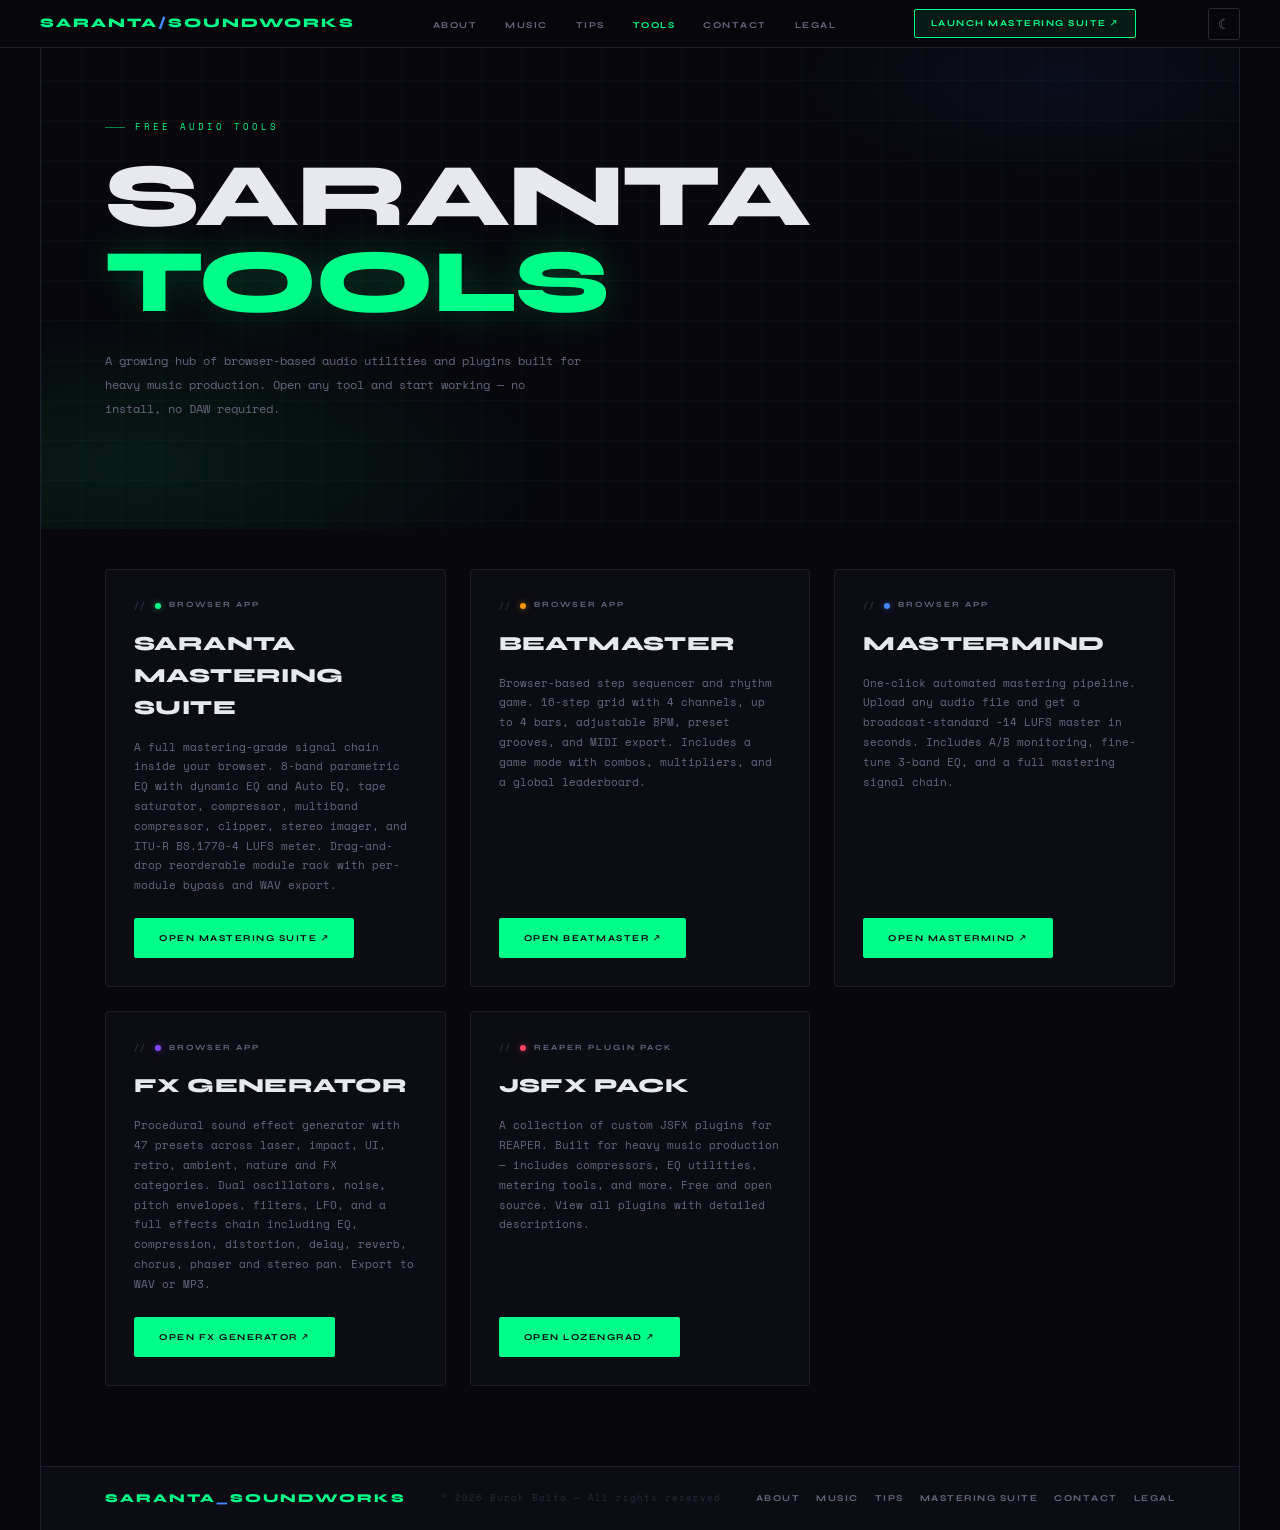
<file: tools.html>
<!DOCTYPE html>
<html lang="en">
<head>
<meta charset="UTF-8">
<meta name="viewport" content="width=device-width, initial-scale=1.0">
<title>Saranta Tools — Free Browser Audio Tools & Plugins</title>
<meta name="description" content="Saranta Soundworks free audio tools hub. Browser-based Mastering Suite, BeatMaster sequencer, Mastermind auto-mastering, and REAPER JSFX plugins. No install required.">
<meta name="keywords" content="free audio tools, browser mastering, web audio plugins, beat sequencer, auto mastering, JSFX plugins, REAPER plugins, free music production tools">
<meta name="author" content="Burak Balta — Saranta Soundworks">
<link rel="canonical" href="https://sarantasoundworks.com/tools.html">

<!-- Open Graph -->
<meta property="og:type" content="website">
<meta property="og:url" content="https://sarantasoundworks.com/tools.html">
<meta property="og:title" content="Saranta Tools — Free Browser Audio Tools & Plugins">
<meta property="og:description" content="Free browser-based audio tools. Mastering Suite, BeatMaster, Mastermind auto-mastering, and REAPER JSFX plugins.">
<meta property="og:image" content="https://sarantasoundworks.com/og-image.jpg">
<meta property="og:site_name" content="Saranta Soundworks">

<!-- Twitter Card -->
<meta name="twitter:card" content="summary_large_image">
<meta name="twitter:title" content="Saranta Tools — Free Browser Audio Tools & Plugins">
<meta name="twitter:description" content="Free browser-based audio tools and plugins for music production. No install required.">
<meta name="twitter:image" content="https://sarantasoundworks.com/og-image.jpg">

<link rel="preconnect" href="https://fonts.googleapis.com">
<link rel="preconnect" href="https://fonts.gstatic.com" crossorigin>
<link href="https://fonts.googleapis.com/css2?family=Space+Mono:ital,wght@0,400;0,700;1,400&family=Syne:wght@400;600;700;800&display=swap" rel="stylesheet">
<style>
*, *::before, *::after { box-sizing: border-box; margin: 0; padding: 0; }
:root {
  --bg:      #07070d;
  --bg2:     #0c0c14;
  --bg3:     #111118;
  --bg4:     #1a1a28;
  --border:  #1e1e2e;
  --border2: #2a2a3a;
  --accent:  #00ff88;
  --accent3: #4488ff;
  --accent4: #ff9900;
  --accent5: #ff4466;
  --text:    #e8e8f0;
  --dim:     #666680;
  --dim2:    #2a2a3a;
  --mono:    'Space Mono', monospace;
  --disp:    'Syne', sans-serif;
  --bg-rgb: 7,7,13;
  --accent-rgb: 0,255,136;
  --accent3-rgb: 68,136,255;
}
html[data-theme="light"] {
  --bg: #f5f5f7;
  --bg2: #ffffff;
  --bg3: #f0f0f2;
  --bg4: #e8e8ec;
  --border: #d8d8de;
  --border2: #c8c8d0;
  --accent: #00cc6a;
  --accent3: #3366cc;
  --accent4: #cc7a00;
  --accent5: #cc3355;
  --text: #1a1a2e;
  --dim: #555566;
  --dim2: #9999aa;
  --bg-rgb: 245,245,247;
  --accent-rgb: 0,180,100;
  --accent3-rgb: 51,102,204;
}
html { scroll-behavior: smooth; }
body {
  background: var(--bg);
  color: var(--text);
  font-family: var(--mono);
  font-size: 13px;
  line-height: 1.6;
  overflow-x: hidden;
  min-height: 100vh;
  display: flex;
  flex-direction: column;
  align-items: center;
}
.page-container {
  width: 100%;
  max-width: 1200px;
  margin: 0 auto;
  background: var(--bg);
  border-left: 1px solid var(--border);
  border-right: 1px solid var(--border);
  position: relative;
}
@media (max-width: 1200px) {
  .page-container { border: none; max-width: 100%; }
}
::-webkit-scrollbar { width: 3px; }
::-webkit-scrollbar-track { background: var(--bg2); }
::-webkit-scrollbar-thumb { background: var(--border2); }

/* NAV */
nav {
  position: fixed; top: 0; left: 0; right: 0; z-index: 200;
  display: flex; align-items: center; justify-content: space-between;
  padding: 0 40px; height: 48px;
  background: rgba(var(--bg-rgb),0.96);
  border-bottom: 1px solid var(--border);
  backdrop-filter: blur(8px);
}
.nav-logo { font-family: var(--disp); font-weight: 800; font-size: 13px; letter-spacing: 2px; color: var(--accent); text-transform: uppercase; text-decoration: none; }
.nav-logo em { color: var(--accent3); font-style: normal; }
.nav-links { display: flex; align-items: center; gap: 2px; list-style: none; }
.nav-links a {
  font-family: var(--disp); font-size: 9px; font-weight: 700; letter-spacing: 1.5px; text-transform: uppercase;
  color: var(--dim); text-decoration: none; padding: 5px 12px; border-radius: 2px; border: 1px solid transparent;
  transition: all 0.15s;
}
.nav-links a:hover { color: var(--text); border-color: var(--border2); background: var(--bg4); }
.nav-tool-btn {
  font-family: var(--disp); font-size: 9px; font-weight: 700; letter-spacing: 1.5px; text-transform: uppercase;
  background: rgba(var(--accent-rgb),0.08); border: 1px solid var(--accent); color: var(--accent);
  text-decoration: none; padding: 6px 16px; border-radius: 2px; transition: background 0.15s;
}
.nav-tool-btn:hover { background: rgba(var(--accent-rgb),0.18); }

/* HERO */
.hero {
  min-height: 32vh; display: flex; flex-direction: column; justify-content: flex-start;
  padding: 120px 64px 64px; position: relative; overflow: hidden;
}
.grid-bg {
  position: absolute; inset: 0; pointer-events: none;
  background-image:
    linear-gradient(rgba(var(--accent-rgb),0.03) 1px, transparent 1px),
    linear-gradient(90deg, rgba(var(--accent-rgb),0.03) 1px, transparent 1px);
  background-size: 40px 40px;
}
.grid-bg::after {
  content: ''; position: absolute; inset: 0;
  background:
    radial-gradient(ellipse 55% 45% at 8% 88%, rgba(var(--accent-rgb),0.08) 0%, transparent 65%),
    radial-gradient(ellipse 35% 30% at 85% 15%, rgba(var(--accent3-rgb),0.06) 0%, transparent 65%);
}
html[data-theme="light"] .grid-bg {
  background-image:
    linear-gradient(rgba(var(--accent-rgb),0.06) 1px, transparent 1px),
    linear-gradient(90deg, rgba(var(--accent-rgb),0.06) 1px, transparent 1px);
}
html[data-theme="light"] .grid-bg::after {
  background:
    radial-gradient(ellipse 55% 45% at 8% 88%, rgba(var(--accent-rgb),0.12) 0%, transparent 65%),
    radial-gradient(ellipse 35% 30% at 85% 15%, rgba(var(--accent3-rgb),0.08) 0%, transparent 65%);
}
.hero-eyebrow {
  position: relative; display: flex; align-items: center; gap: 10px;
  font-size: 9px; letter-spacing: 3px; text-transform: uppercase; color: var(--accent); margin-bottom: 20px;
}
.hero-eyebrow::before { content: ''; width: 20px; height: 1px; background: var(--accent); opacity: 0.5; }
.hero-title {
  font-family: var(--disp); font-size: clamp(42px, 7vw, 96px); font-weight: 800;
  line-height: 0.95; letter-spacing: -0.02em; text-transform: uppercase; color: var(--text);
  position: relative; margin-bottom: 24px;
}
.hero-title .hl { color: var(--accent); text-shadow: 0 0 40px rgba(var(--accent-rgb),0.2); }
.hero-sub { max-width: 480px; color: var(--dim); font-size: 12px; line-height: 2; position: relative; margin-bottom: 44px; }

/* TOOLS GRID */
.tools-section { padding: 40px 64px 80px; position: relative; z-index: 1; }
.tools-grid {
  display: grid;
  grid-template-columns: repeat(auto-fill, minmax(280px, 1fr));
  gap: 24px;
  max-width: 1200px;
  margin: 0 auto;
}
.tool-card {
  background: var(--bg2);
  border: 1px solid var(--border);
  border-radius: 4px;
  padding: 28px;
  display: flex;
  flex-direction: column;
  gap: 14px;
  transition: border-color 0.2s, transform 0.2s, background 0.2s;
  text-decoration: none;
  color: var(--text);
}
.tool-card:hover {
  border-color: var(--accent);
  background: var(--bg3);
  transform: translateY(-2px);
}
.tool-card:hover .tool-title { color: var(--accent); }
.tool-badge {
  font-family: var(--disp); font-size: 8px; font-weight: 700; letter-spacing: 2px; text-transform: uppercase;
  color: var(--dim); display: flex; align-items: center; gap: 8px;
}
.tool-badge::before { content: '//'; color: var(--dim2); font-size: 10px; }
.tool-dot {
  width: 6px; height: 6px; border-radius: 50%; flex-shrink: 0;
}
.dot-green { background: var(--accent); box-shadow: 0 0 6px rgba(var(--accent-rgb),0.5); }
.dot-orange { background: var(--accent4); box-shadow: 0 0 6px rgba(255,153,0,0.5); }
.dot-blue { background: var(--accent3); box-shadow: 0 0 6px rgba(var(--accent3-rgb),0.5); }
.dot-red { background: var(--accent5); box-shadow: 0 0 6px rgba(255,68,102,0.5); }
.dot-purple { background: #8844ff; box-shadow: 0 0 6px rgba(136,68,255,0.5); }
.tool-title {
  font-family: var(--disp); font-size: 20px; font-weight: 800;
  letter-spacing: 0.02em; text-transform: uppercase;
  transition: color 0.2s;
}
.tool-desc {
  font-size: 11px; color: var(--dim); line-height: 1.8; flex: 1;
}
.tool-actions { display: flex; gap: 10px; flex-wrap: wrap; margin-top: auto; padding-top: 8px; }
.btn {
  font-family: var(--disp); font-size: 9px; font-weight: 700; letter-spacing: 1.5px;
  text-transform: uppercase; padding: 12px 24px; border-radius: 2px; cursor: pointer;
  text-decoration: none; display: inline-flex; align-items: center; justify-content: center;
  border: 1px solid; transition: all 0.15s;
}
.btn-primary { background: var(--accent); border-color: var(--accent); color: #07070d; }
.btn-primary:hover { background: #1affa0; border-color: #1affa0; transform: translateY(-1px); }
.btn-ghost { background: transparent; border-color: var(--border2); color: var(--dim); }
.btn-ghost:hover { border-color: var(--dim); color: var(--text); }
.btn-external { background: transparent; border-color: var(--accent3); color: var(--accent3); }
.btn-external:hover { background: rgba(var(--accent3-rgb),0.12); border-color: var(--accent3); transform: translateY(-1px); }

/* JSFX BANNER */
.jsfx-banner {
  max-width: 1200px;
  margin: 0 auto 80px;
  padding: 32px;
  background: var(--bg2);
  border: 1px solid var(--border);
  border-radius: 4px;
  display: flex;
  align-items: center;
  justify-content: space-between;
  gap: 32px;
  flex-wrap: wrap;
}
.jsfx-banner:hover { border-color: var(--accent3); }
.jsfx-left { flex: 1; min-width: 240px; }
.jsfx-title {
  font-family: var(--disp); font-size: 18px; font-weight: 800;
  text-transform: uppercase; letter-spacing: 0.02em; margin-bottom: 8px;
}
.jsfx-desc { font-size: 11px; color: var(--dim); line-height: 1.8; max-width: 560px; }
.jsfx-right { display: flex; align-items: center; gap: 12px; flex-shrink: 0; }

/* FOOTER */
footer {
  padding: 22px 64px; border-top: 1px solid var(--border);
  background: var(--bg2); display: flex; align-items: center; justify-content: space-between;
  gap: 20px; flex-wrap: wrap;
}
.foot-logo { font-family: var(--disp); font-weight: 800; font-size: 12px; letter-spacing: 2px; text-transform: uppercase; color: var(--accent); }
.foot-logo em { color: var(--accent3); font-style: normal; }
.foot-copy { font-size: 9px; color: var(--dim2); letter-spacing: 1px; }
.foot-links { display: flex; gap: 16px; }
.foot-links a { font-family: var(--disp); font-size: 9px; font-weight: 700; letter-spacing: 1.5px; text-transform: uppercase; color: var(--dim); text-decoration: none; transition: color 0.15s; }
.foot-links a:hover { color: var(--accent); }

/* HAMBURGER */
.hamburger { display: none; flex-direction: column; gap: 5px; cursor: pointer; padding: 4px; background: none; border: none; }
.hamburger span { display: block; width: 22px; height: 1.5px; background: var(--dim); transition: all 0.2s; }
.hamburger.open span:nth-child(1) { transform: translateY(6.5px) rotate(45deg); background: var(--accent); }
.hamburger.open span:nth-child(2) { opacity: 0; }
.hamburger.open span:nth-child(3) { transform: translateY(-6.5px) rotate(-45deg); background: var(--accent); }
.mobile-menu {
  display: none; position: fixed; top: 48px; left: 0; right: 0;
  background: rgba(var(--bg-rgb),0.98); border-bottom: 1px solid var(--border);
  backdrop-filter: blur(8px); z-index: 199; padding: 16px 24px;
  flex-direction: column; gap: 4px;
}
.mobile-menu.open { display: flex; }
.mobile-menu a {
  font-family: var(--disp); font-size: 11px; font-weight: 700; letter-spacing: 1.5px;
  text-transform: uppercase; color: var(--dim); text-decoration: none;
  padding: 10px 0; border-bottom: 1px solid var(--border); transition: color 0.15s;
}
.mobile-menu a:last-child { border-bottom: none; color: var(--accent); }
.mobile-menu a:hover { color: var(--text); }

@media (max-width: 900px) {
  nav { padding: 0 20px; }
  .nav-links { display: none; }
  .hero { padding: 100px 24px 48px; }
  .tools-section { padding: 24px 24px 60px; }
  .jsfx-banner { padding: 24px; margin-bottom: 60px; }
  footer { padding: 24px; flex-direction: column; gap: 12px; }
  .hamburger { display: flex; }
}

@media (max-width: 600px) {
  .hero-title { font-size: 2.5rem; }
}

/* THEME TOGGLE */
.theme-toggle {
  display: flex; align-items: center; justify-content: center;
  width: 32px; height: 32px; border-radius: 3px;
  background: transparent; border: 1px solid var(--border2);
  color: var(--dim); cursor: pointer; font-size: 14px; line-height: 1;
  transition: all 0.15s; padding: 0; margin-left: 8px;
}
.theme-toggle:hover { border-color: var(--accent); color: var(--accent); }
.theme-icon-light { display: none; }
.theme-icon-dark { display: inline; }
html[data-theme="light"] .theme-icon-light { display: inline; }
html[data-theme="light"] .theme-icon-dark { display: none; }
@media (max-width: 900px) {
  .theme-toggle { margin-left: auto; margin-right: 8px; }
}

</style>
</head>
<body>

<div class="page-container">

<nav>
  <a href="index.html" class="nav-logo">Saranta<em>/</em>Soundworks</a>
  <ul class="nav-links">
    <li><a href="index.html#about">About</a></li>
    <li><a href="index.html#music">Music</a></li>
    <li><a href="tips.html">Tips</a></li>
    <li><a href="tools.html" style="color:var(--accent);">Tools</a></li>
    <li><a href="index.html#contact">Contact</a></li>
    <li><a href="legal.html">Legal</a></li>
  </ul>
  <a href="mastering-suite.html" class="nav-tool-btn nav-tool-desktop">Launch Mastering Suite ↗</a>
  <button class="theme-toggle" id="themeToggle" aria-label="Toggle theme" title="Toggle light/dark mode">
    <span class="theme-icon-light">☀</span>
    <span class="theme-icon-dark">☾</span>
  </button>
  <button class="hamburger" id="hamburger" aria-label="Menu">
    <span></span><span></span><span></span>
  </button>
</nav>
<div class="mobile-menu" id="mobileMenu">
  <a href="index.html#about" onclick="closeMobile()">About</a>
  <a href="index.html#music" onclick="closeMobile()">Music</a>
  <a href="tips.html">Tips</a>
  <a href="tools.html" style="color:var(--accent);">Tools</a>
  <a href="index.html#contact" onclick="closeMobile()">Contact</a>
  <a href="legal.html">Legal</a>
  <a href="mastering-suite.html">Launch Mastering Suite ↗</a>
</div>

<!-- HERO -->
<section class="hero" id="home">
  <div class="grid-bg"></div>
  <div class="hero-eyebrow">Free Audio Tools</div>
  <h1 class="hero-title">
    Saranta<br>
    <span class="hl">Tools</span>
  </h1>
  <p class="hero-sub">
    A growing hub of browser-based audio utilities and plugins built for heavy music production. Open any tool and start working — no install, no DAW required.
  </p>
</section>

<!-- TOOLS GRID -->
<section class="tools-section">
  <div class="tools-grid">

    <!-- MASTERING SUITE -->
    <a href="mastering-suite.html" class="tool-card">
      <div class="tool-badge"><span class="tool-dot dot-green"></span>Browser App</div>
      <div class="tool-title">Saranta Mastering Suite</div>
      <div class="tool-desc">
        A full mastering-grade signal chain inside your browser. 8-band parametric EQ with dynamic EQ and Auto EQ, tape saturator, compressor, multiband compressor, clipper, stereo imager, and ITU-R BS.1770-4 LUFS meter. Drag-and-drop reorderable module rack with per-module bypass and WAV export.
      </div>
      <div class="tool-actions">
        <span class="btn btn-primary">Open Mastering Suite ↗</span>
      </div>
    </a>

    <!-- BEATMASTER -->
    <a href="beatmaster.html" class="tool-card">
      <div class="tool-badge"><span class="tool-dot dot-orange"></span>Browser App</div>
      <div class="tool-title">BeatMaster</div>
      <div class="tool-desc">
        Browser-based step sequencer and rhythm game. 16-step grid with 4 channels, up to 4 bars, adjustable BPM, preset grooves, and MIDI export. Includes a game mode with combos, multipliers, and a global leaderboard.
      </div>
      <div class="tool-actions">
        <span class="btn btn-primary">Open BeatMaster ↗</span>
      </div>
    </a>

    <!-- MASTERMIND -->
    <a href="mastermind.html" class="tool-card">
      <div class="tool-badge"><span class="tool-dot dot-blue"></span>Browser App</div>
      <div class="tool-title">MasterMind</div>
      <div class="tool-desc">
        One-click automated mastering pipeline. Upload any audio file and get a broadcast-standard -14 LUFS master in seconds. Includes A/B monitoring, fine-tune 3-band EQ, and a full mastering signal chain.
      </div>
      <div class="tool-actions">
        <span class="btn btn-primary">Open MasterMind ↗</span>
      </div>
    </a>

    <!-- FX GENERATOR -->
    <a href="fx-generator/index.html" class="tool-card">
      <div class="tool-badge"><span class="tool-dot dot-purple"></span>Browser App</div>
      <div class="tool-title">FX Generator</div>
      <div class="tool-desc">
        Procedural sound effect generator with 47 presets across laser, impact, UI, retro, ambient, nature and FX categories. Dual oscillators, noise, pitch envelopes, filters, LFO, and a full effects chain including EQ, compression, distortion, delay, reverb, chorus, phaser and stereo pan. Export to WAV or MP3.
      </div>
      <div class="tool-actions">
        <span class="btn btn-primary">Open FX Generator ↗</span>
      </div>
    </a>

    <!-- JSFX PACK -->
    <a href="lozengrad.html" class="tool-card">
      <div class="tool-badge"><span class="tool-dot dot-red"></span>REAPER Plugin Pack</div>
      <div class="tool-title">JSFX Pack</div>
      <div class="tool-desc">
        A collection of custom JSFX plugins for REAPER. Built for heavy music production — includes compressors, EQ utilities, metering tools, and more. Free and open source. View all plugins with detailed descriptions.
      </div>
      <div class="tool-actions">
        <span class="btn btn-primary">Open Lozengrad ↗</span>
      </div>
    </a>

  </div>
</section>

<!-- FOOTER -->
<footer>
  <div class="foot-logo">Saranta<em>_</em>Soundworks</div>
  <div class="foot-copy">© 2026 Burak Balta — All rights reserved</div>
  <div class="foot-links">
    <a href="index.html#about">About</a>
    <a href="index.html#music">Music</a>
    <a href="tips.html">Tips</a>
    <a href="mastering-suite.html">Mastering Suite</a>
    <a href="index.html#contact">Contact</a>
    <a href="legal.html">Legal</a>
  </div>
</footer>

</div><!-- /page-container -->

<script>
  const hamburger = document.getElementById('hamburger');
  const mobileMenu = document.getElementById('mobileMenu');
  function closeMobile() { hamburger.classList.remove('open'); mobileMenu.classList.remove('open'); }
  hamburger.addEventListener('click', () => { hamburger.classList.toggle('open'); mobileMenu.classList.toggle('open'); });
</script>

<script>
(function() {
  var html = document.documentElement;
  var toggle = document.getElementById('themeToggle');
  var stored = localStorage.getItem('saranta-theme');
  if (stored === 'light') { html.setAttribute('data-theme', 'light'); }
  if (toggle) {
    toggle.addEventListener('click', function() {
      var isLight = html.getAttribute('data-theme') === 'light';
      if (isLight) {
        html.removeAttribute('data-theme');
        localStorage.setItem('saranta-theme', 'dark');
      } else {
        html.setAttribute('data-theme', 'light');
        localStorage.setItem('saranta-theme', 'light');
      }
    });
  }
})();
</script>

</body>
</html>
</file>
